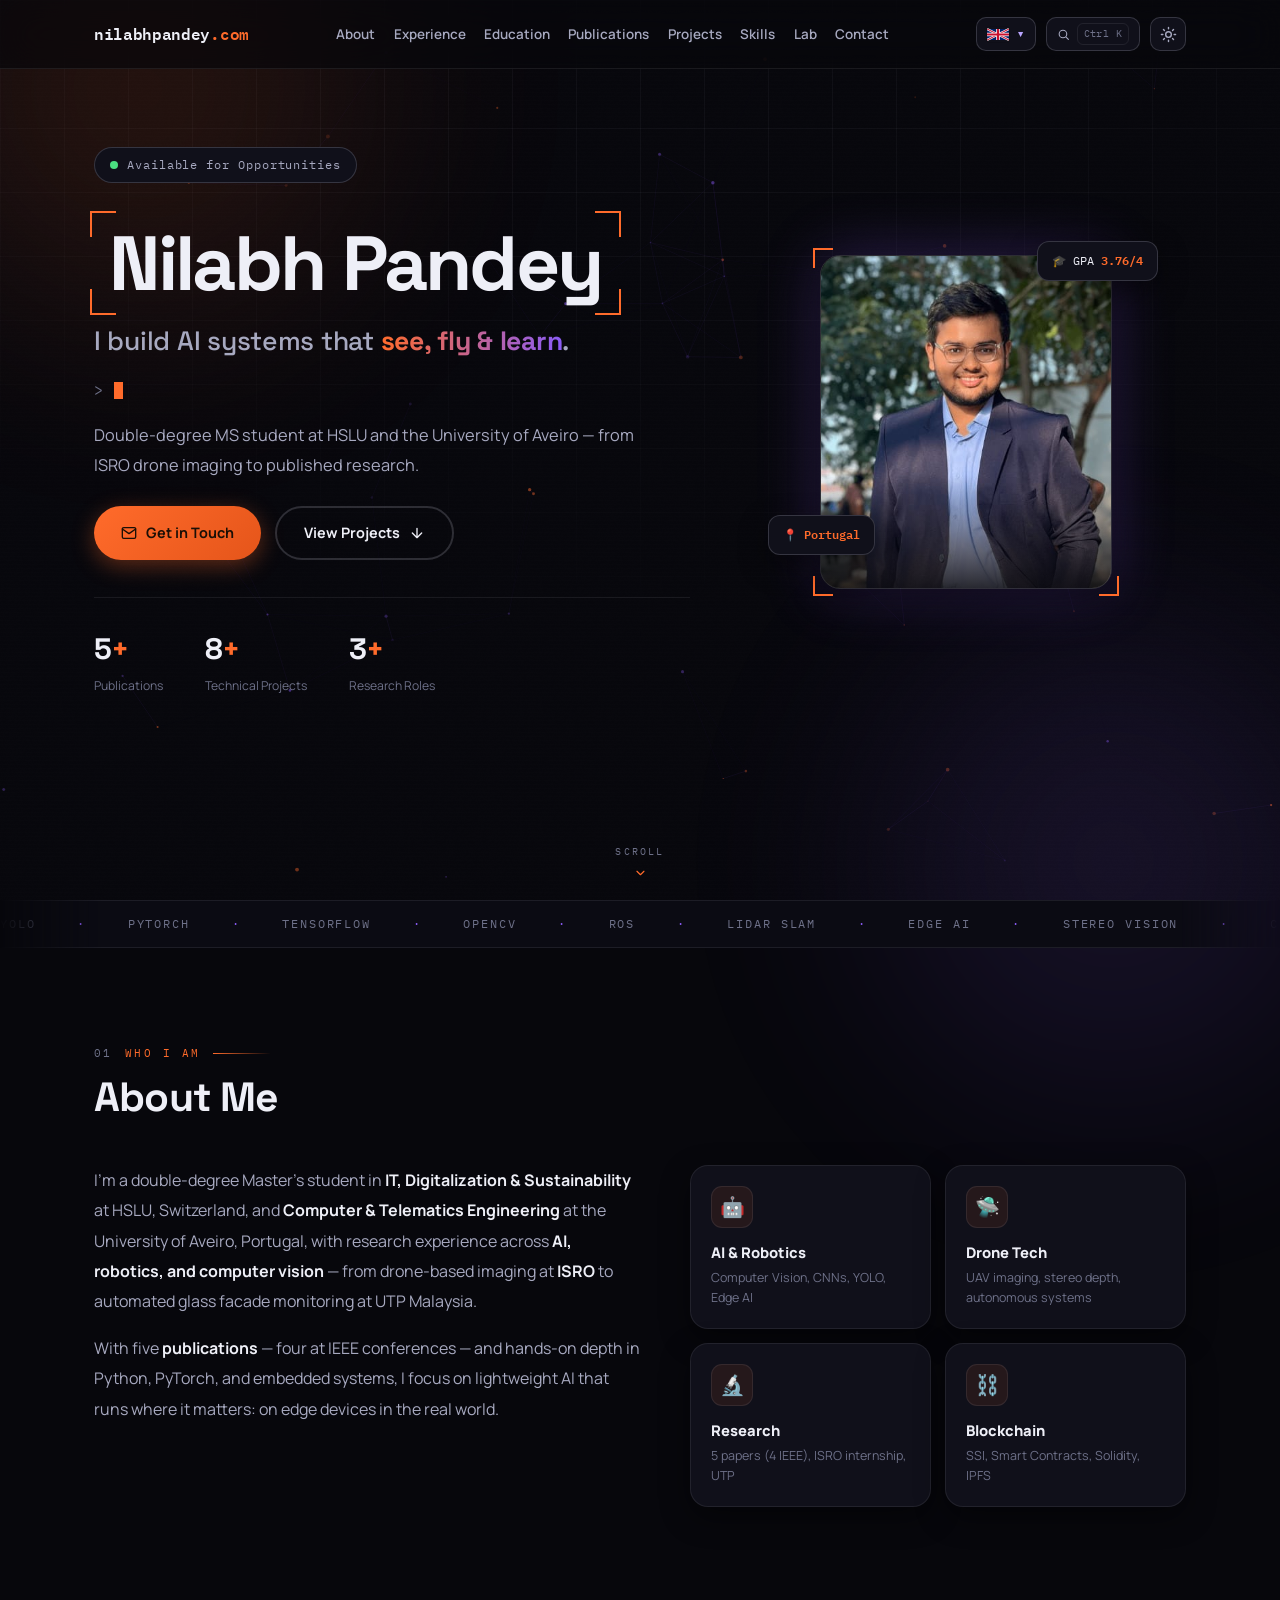
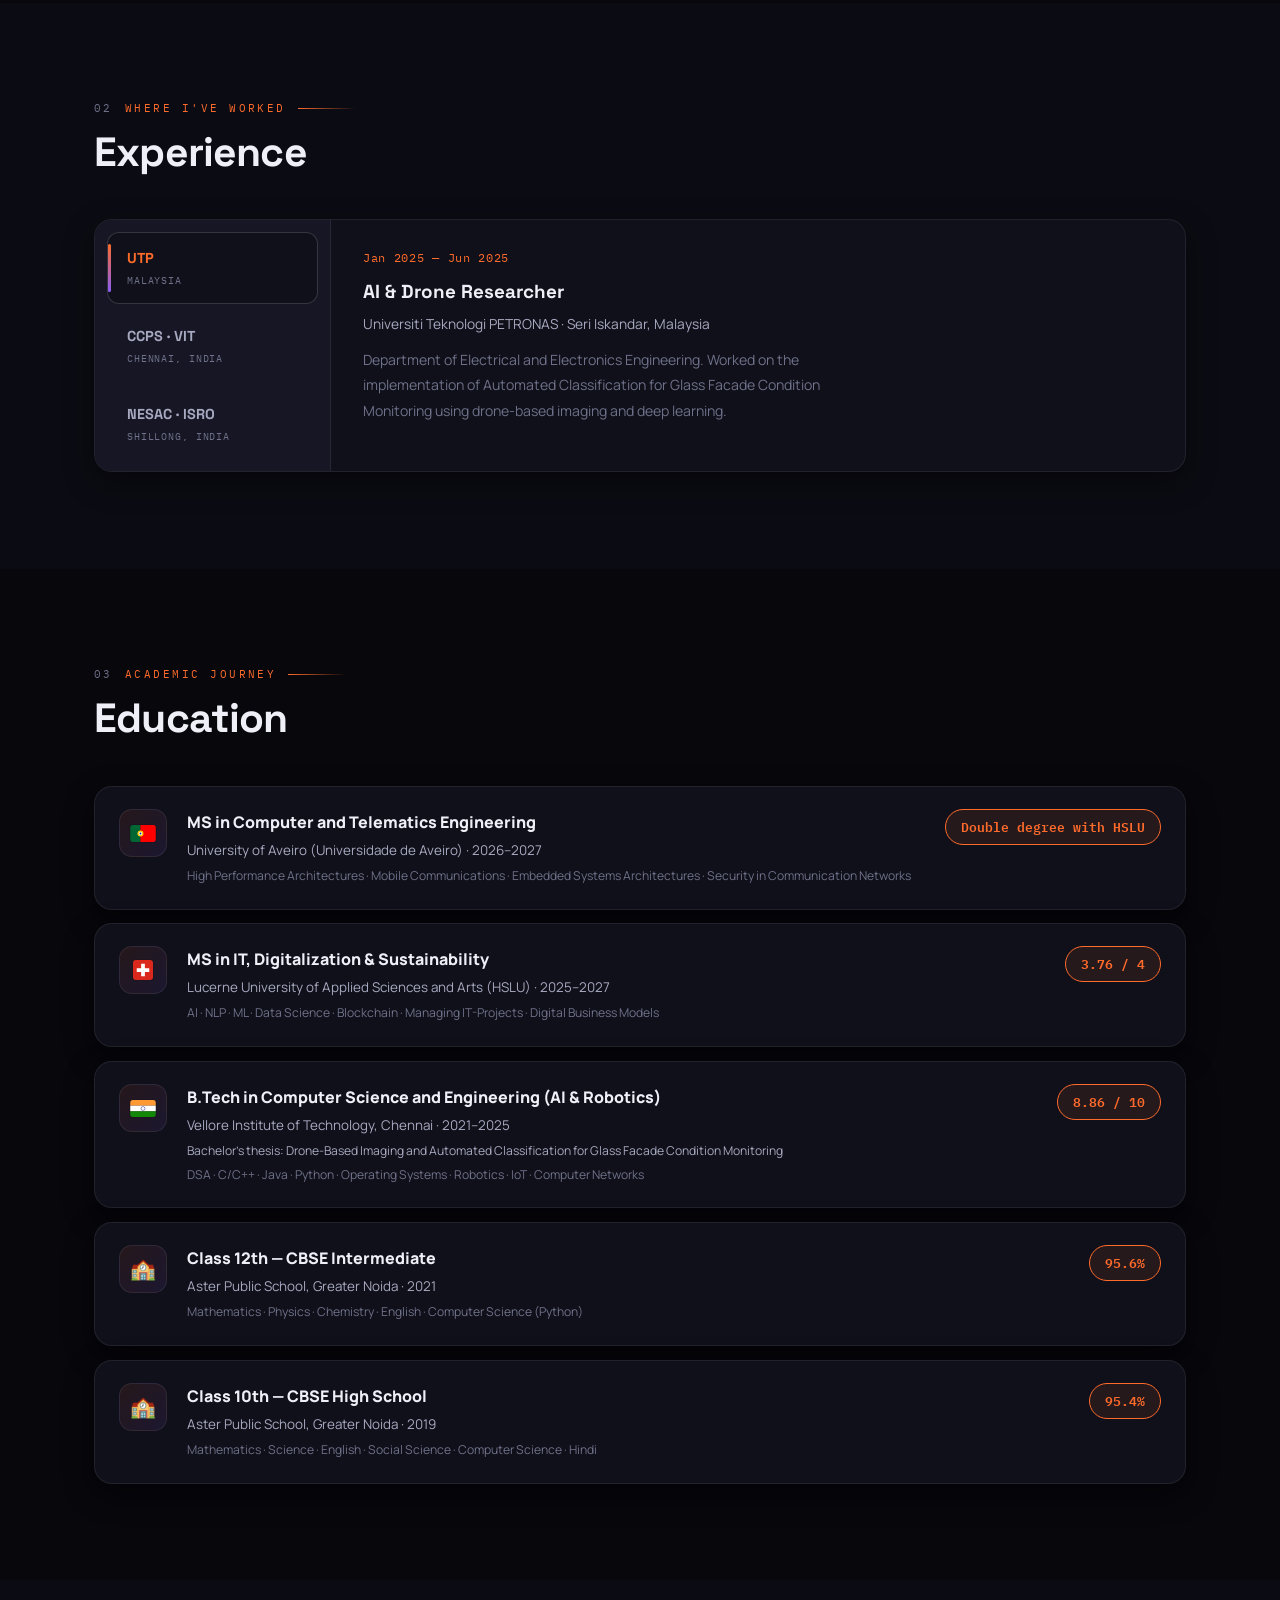
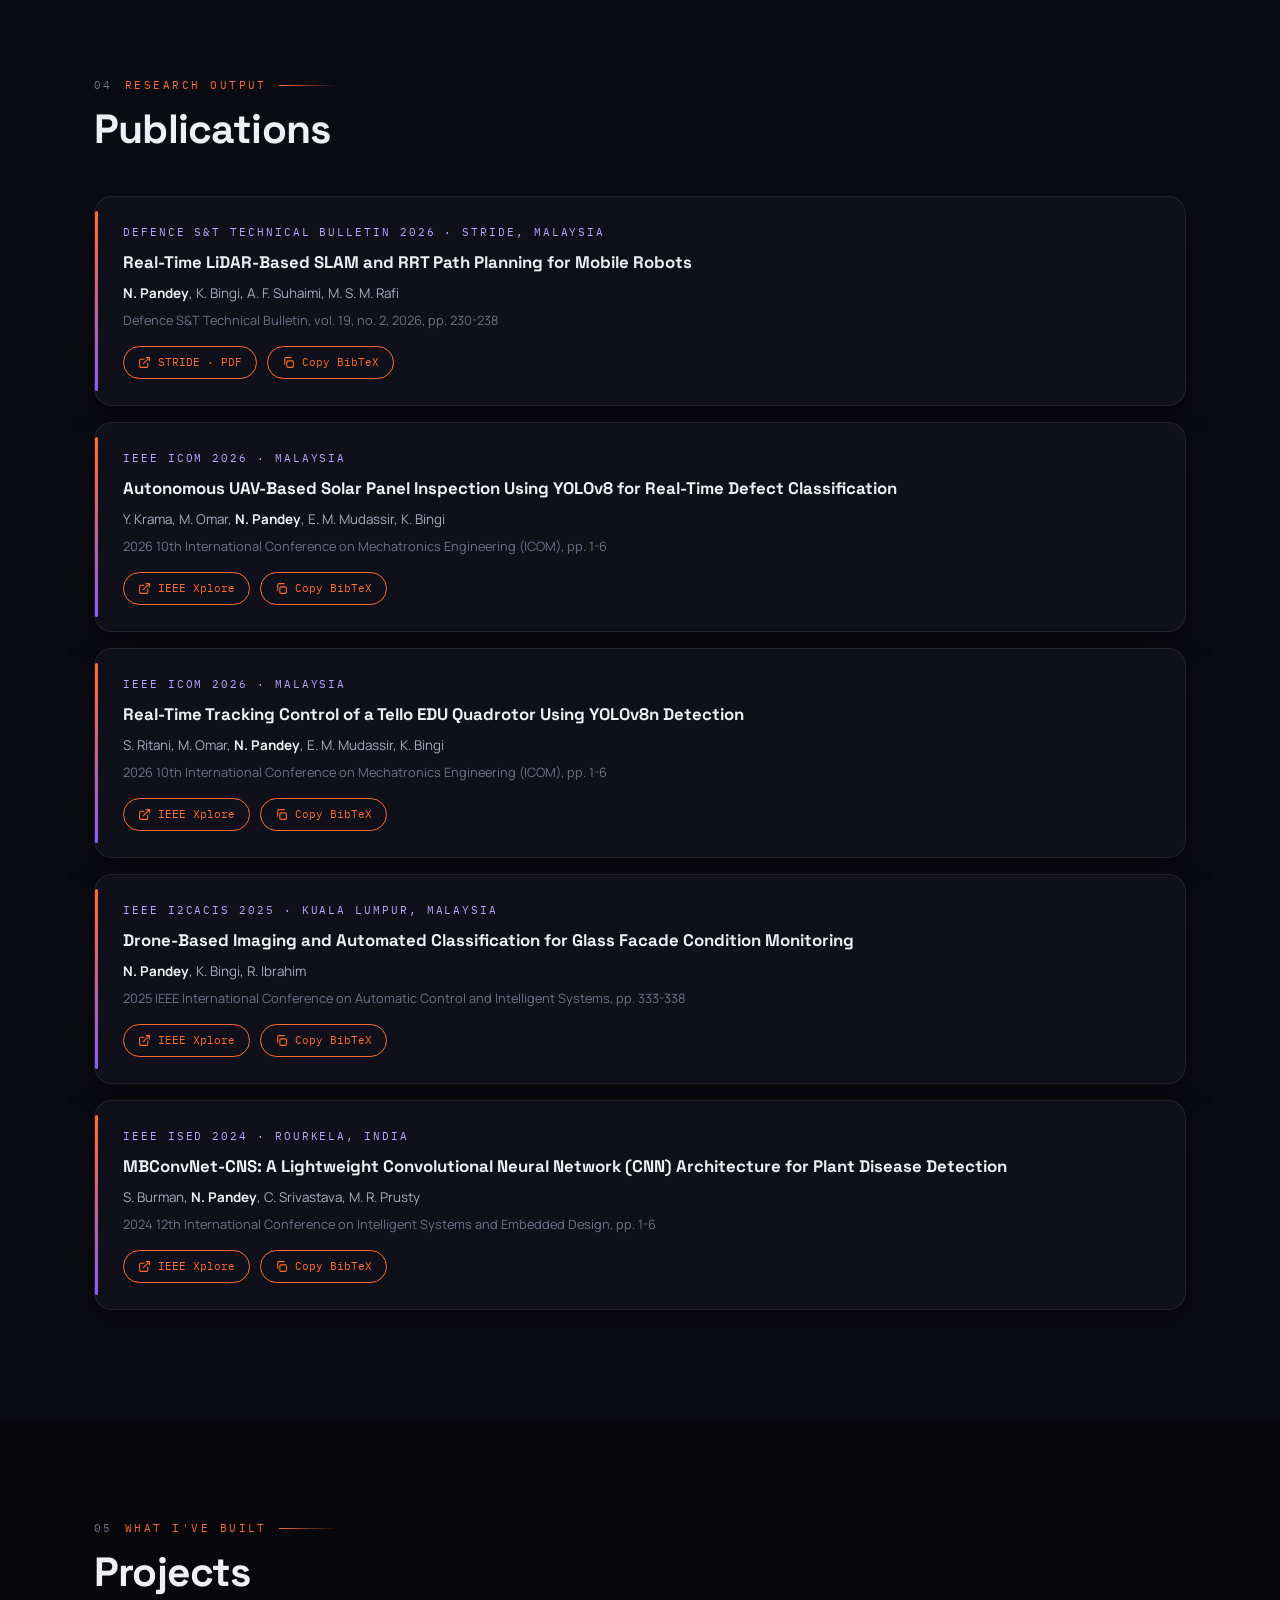
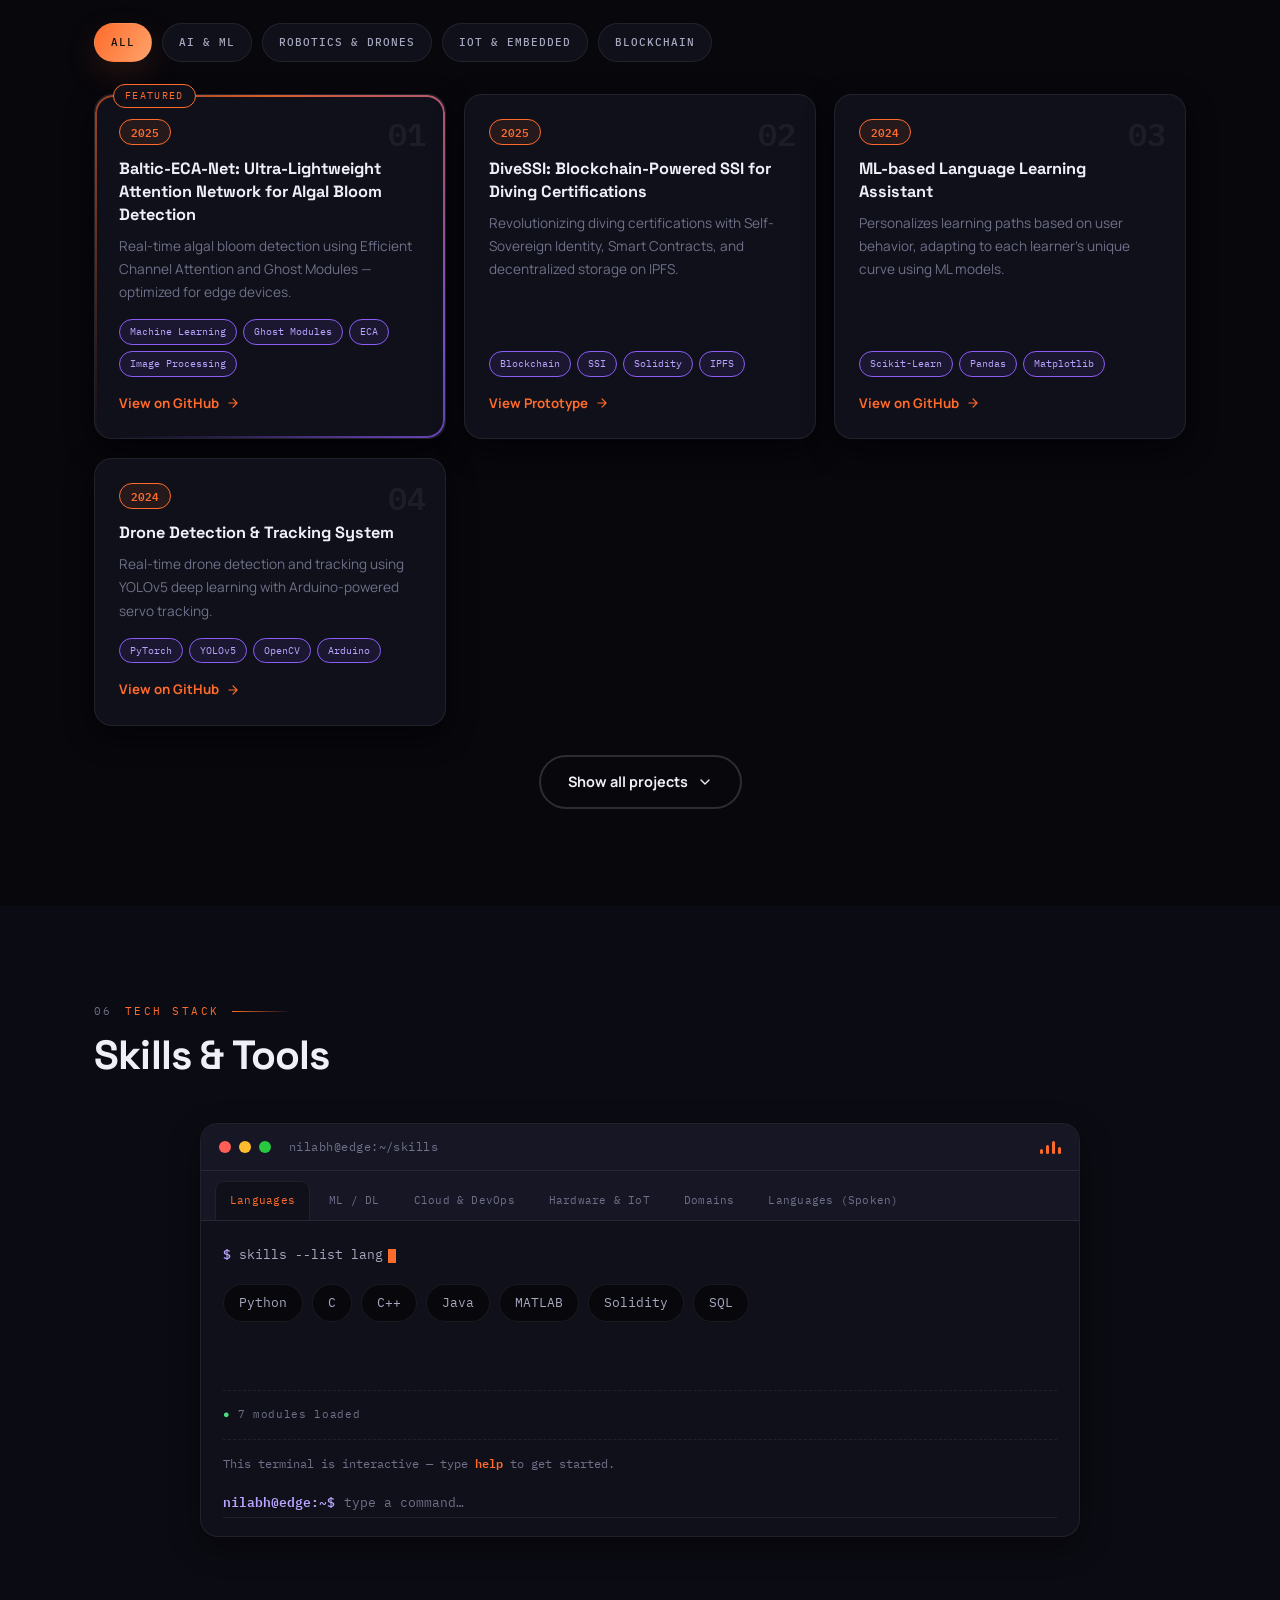
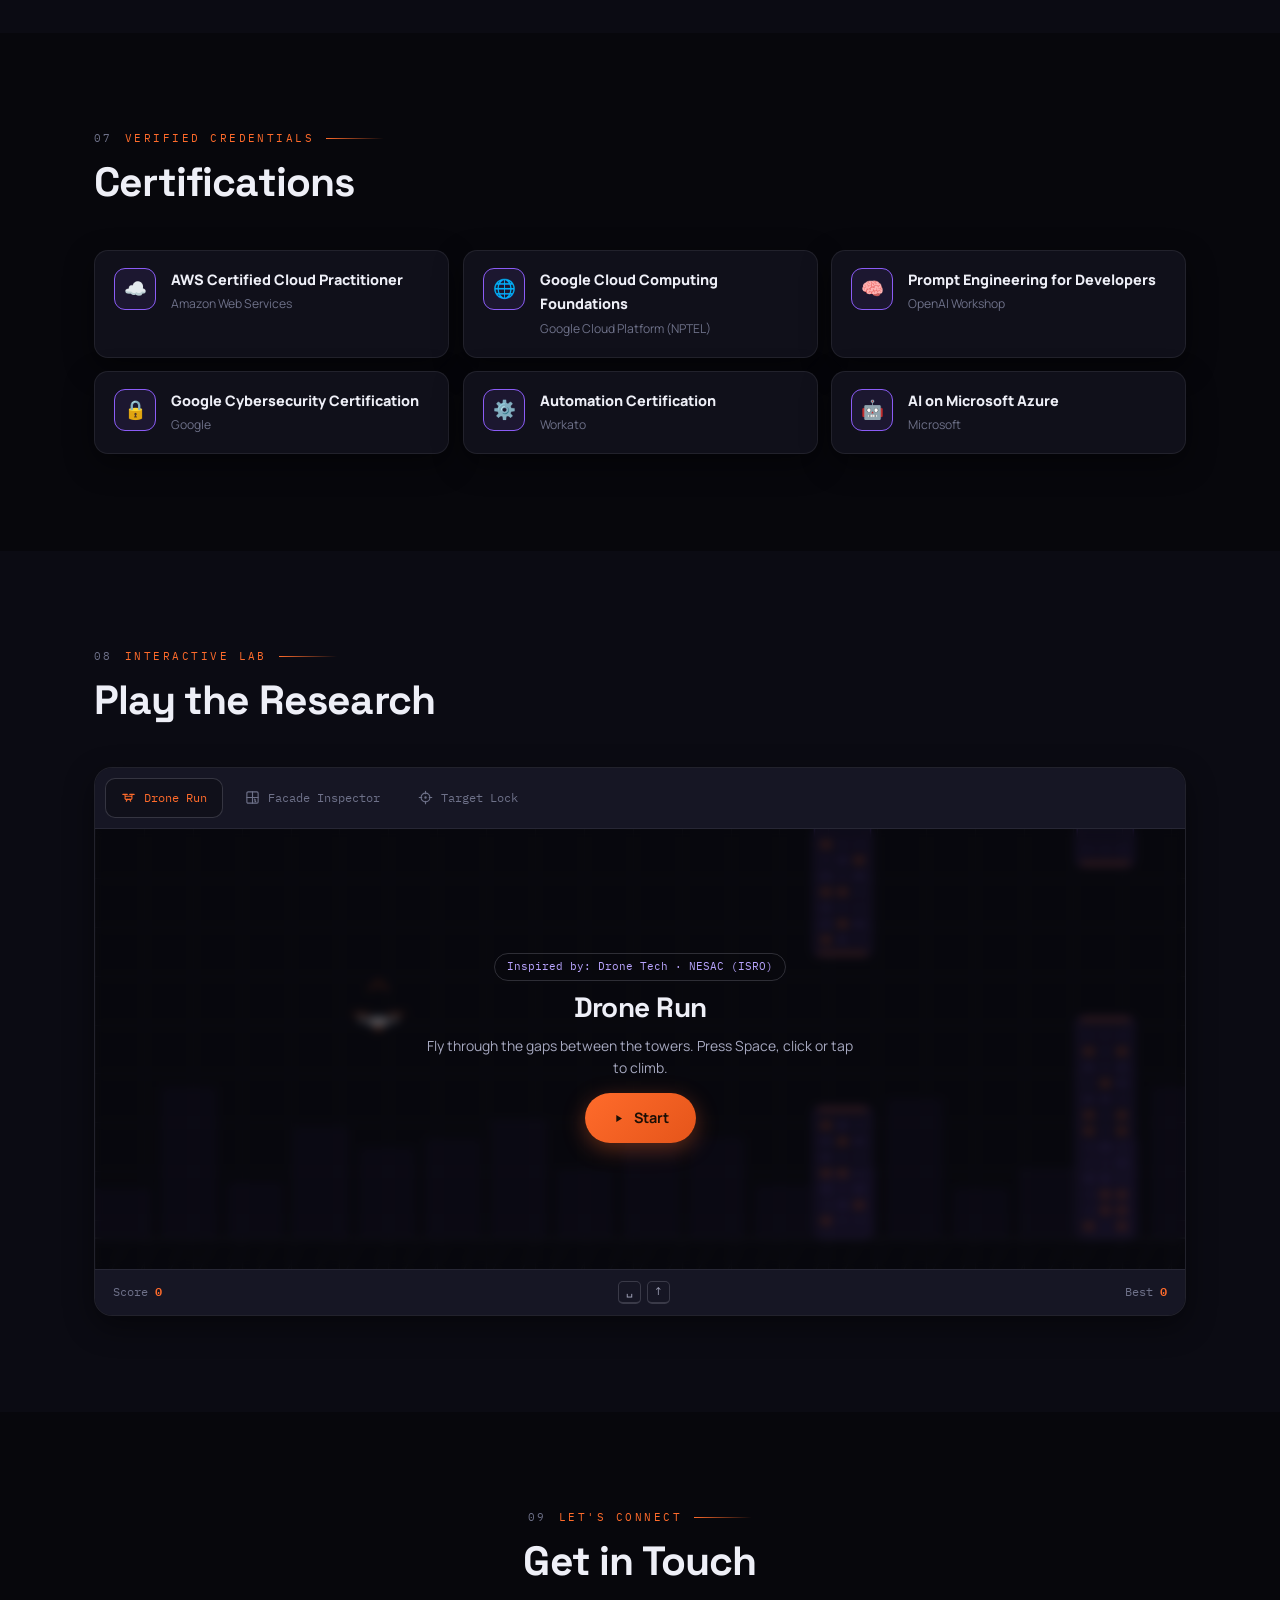
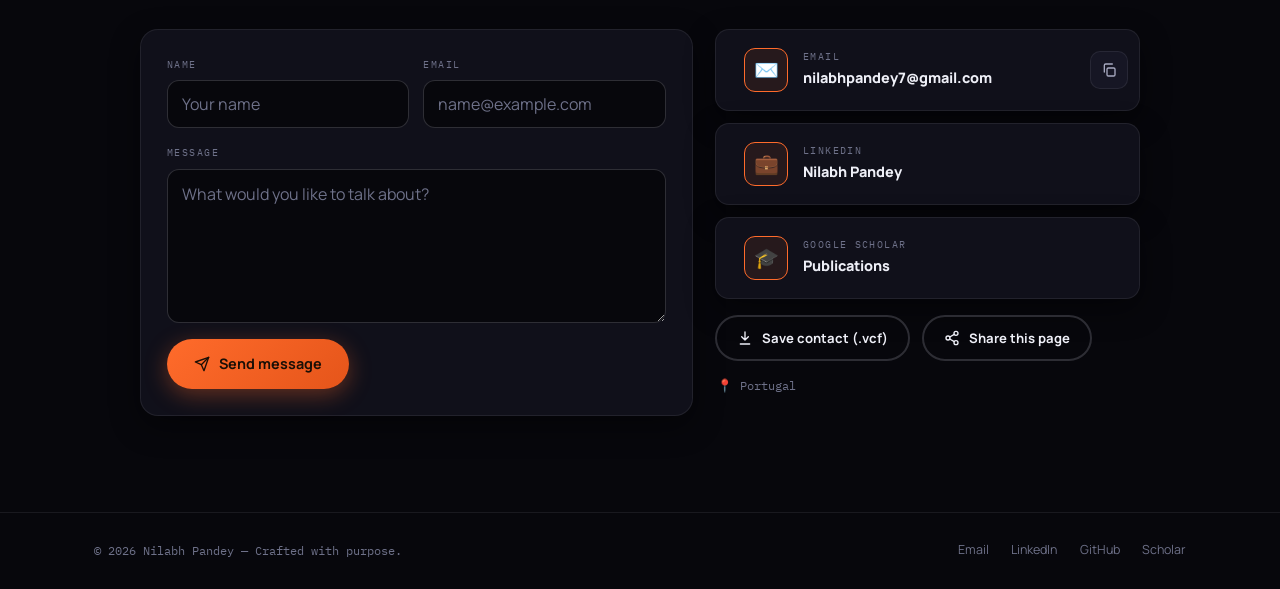
<file: index.html>
<!DOCTYPE html>
<html lang="en" data-theme="dark" data-lang="en">
<head>
    <meta charset="UTF-8">
    <meta name="viewport" content="width=device-width, initial-scale=1.0">
    <title>Nilabh Pandey — AI &amp; Robotics Engineer</title>
    <meta name="description" id="metaDesc" content="Portfolio of Nilabh Pandey — AI & robotics researcher and double-degree MS student (HSLU, Switzerland · University of Aveiro, Portugal). Computer vision, drone imaging, LiDAR SLAM, edge AI and published research.">
    <meta name="theme-color" id="metaTheme" content="#07070C">
    <meta name="author" content="Nilabh Pandey">
    <link rel="canonical" href="https://nilabhpandey.com/">
    <meta property="og:type" content="website">
    <meta property="og:url" content="https://nilabhpandey.com/">
    <meta property="og:title" content="Nilabh Pandey — AI & Robotics Engineer">
    <meta property="og:description" content="AI & robotics researcher and double-degree MS student (HSLU · University of Aveiro). Computer vision, drones, LiDAR SLAM, edge AI, published research.">
    <meta property="og:image" content="https://nilabhpandey.com/Nilabh_Pandey_Image.jpg">
    <meta name="twitter:card" content="summary_large_image">
    <link rel="icon" type="image/svg+xml" href="data:image/svg+xml,%3Csvg xmlns='http://www.w3.org/2000/svg' viewBox='0 0 64 64'%3E%3Crect width='64' height='64' rx='14' fill='%230A0A12'/%3E%3Cpath d='M12 20v-8h8M52 44v8h-8' stroke='%23FF6B2B' stroke-width='4' fill='none' stroke-linecap='round'/%3E%3Ctext x='32' y='43' text-anchor='middle' font-family='Arial,sans-serif' font-weight='800' font-size='32' fill='%23F0F0F5'%3EN%3C/text%3E%3C/svg%3E">
    <link rel="preconnect" href="https://fonts.googleapis.com">
    <link rel="preconnect" href="https://fonts.gstatic.com" crossorigin>
    <link href="https://fonts.googleapis.com/css2?family=IBM+Plex+Mono:wght@400;500;600&family=Manrope:wght@400;500;600;700;800&family=Space+Grotesk:wght@400;500;700&display=swap" rel="stylesheet">
    <script type="application/ld+json">
    {"@context":"https://schema.org","@type":"Person","name":"Nilabh Pandey","url":"https://nilabhpandey.com/","image":"https://nilabhpandey.com/Nilabh_Pandey_Image.jpg","jobTitle":"AI & Robotics Researcher","email":"mailto:nilabhpandey7@gmail.com","address":{"@type":"PostalAddress","addressCountry":"PT"},"affiliation":[{"@type":"CollegeOrUniversity","name":"University of Aveiro"},{"@type":"CollegeOrUniversity","name":"Lucerne University of Applied Sciences and Arts (HSLU)"}],"alumniOf":[{"@type":"CollegeOrUniversity","name":"Vellore Institute of Technology, Chennai"}],"knowsAbout":["Artificial Intelligence","Computer Vision","Object Detection","Robotics","UAV Inspection","Drone-Based Imaging","Edge AI","LiDAR SLAM","Path Planning","Machine Learning"],"knowsLanguage":["en","de","hi"],"sameAs":["https://linkedin.com/in/nilabh-pandey","https://github.com/pronilabh","https://scholar.google.com/citations?user=j2fS77QAAAAJ"]}
    </script>
    <style>
        /* ═══════════ TOKENS ═══════════ */
        :root {
            --accent:#FF6B2B; --accent-2:#FFA36B;
            --accent-soft:rgba(255,107,43,.09); --accent-glow:rgba(255,107,43,.35);
            --live:#4ADE80;
            --font-d:'Space Grotesk',ui-sans-serif,sans-serif;
            --font-b:'Manrope',ui-sans-serif,sans-serif;
            --font-m:'IBM Plex Mono',ui-monospace,monospace;
            --ease:cubic-bezier(.22,.61,.36,1);
            --radius:18px; --radius-s:12px;
        }
        [data-theme="dark"] {
            --bg:#07070C; --bg-2:#0B0B13; --card:#10101A; --card-2:#161624;
            --text:#EEEFF7; --text-2:#A7A9C0; --muted:#6E7189;
            --line:rgba(235,236,255,.08); --line-2:rgba(235,236,255,.17);
            --violet:#8B5CF6; --violet-2:#B9A5FF;
            --violet-soft:rgba(139,92,246,.10); --violet-glow:rgba(139,92,246,.30);
            --nav:rgba(7,7,12,.72); --ov:rgba(7,7,12,.66); --err:#FF6B6B; --ok:#4ADE80;
            --shadow:0 10px 30px rgba(0,0,0,.45);
            --shadow-a:0 12px 34px rgba(255,107,43,.14);
            --shadow-v:0 12px 34px rgba(139,92,246,.14);
        }
        [data-theme="light"] {
            --bg:#F7F7FB; --bg-2:#EFEFF6; --card:#FFFFFF; --card-2:#FAFAFE;
            --text:#15151E; --text-2:#4C4E63; --muted:#878AA3;
            --line:rgba(21,21,40,.10); --line-2:rgba(21,21,40,.22);
            --violet:#7C4DFF; --violet-2:#6236E8;
            --violet-soft:rgba(124,77,255,.09); --violet-glow:rgba(124,77,255,.25);
            --nav:rgba(247,247,251,.78); --ov:rgba(247,247,251,.76); --err:#C62F28; --ok:#15803D;
            --shadow:0 10px 30px rgba(25,25,60,.08);
            --shadow-a:0 12px 34px rgba(255,107,43,.16);
            --shadow-v:0 12px 34px rgba(124,77,255,.14);
        }

        /* ═══════════ BASE ═══════════ */
        *,*::before,*::after { margin:0; padding:0; box-sizing:border-box; }
        html { scroll-behavior:smooth; scroll-padding-top:88px; }
        body {
            font-family:var(--font-b); background:var(--bg); color:var(--text);
            line-height:1.7; overflow-x:hidden; -webkit-font-smoothing:antialiased;
            transition:background .4s var(--ease),color .4s var(--ease);
        }
        ::selection { background:var(--accent); color:#fff; }
        img { max-width:100%; display:block; }
        a { color:inherit; text-decoration:none; }
        button { font:inherit; background:none; border:none; color:inherit; cursor:pointer; }
        :focus-visible { outline:2px solid var(--accent); outline-offset:3px; border-radius:6px; }
        .skip { position:fixed; top:-64px; left:16px; z-index:3000; background:var(--accent); color:#1A0F06; padding:10px 18px; border-radius:10px; font-weight:700; transition:top .3s; }
        .skip:focus { top:12px; }

        /* ═══════════ BACKGROUND LAYERS ═══════════ */
        #stars { position:fixed; inset:0; z-index:0; pointer-events:none; }
        .aurora { position:fixed; width:62vmax; height:62vmax; border-radius:50%; filter:blur(95px); opacity:.16; z-index:0; pointer-events:none; animation:drift 24s ease-in-out infinite alternate; }
        .aurora.a { background:radial-gradient(circle,var(--accent) 0%,transparent 62%); top:-24vmax; left:-20vmax; }
        .aurora.b { background:radial-gradient(circle,var(--violet) 0%,transparent 62%); bottom:-28vmax; right:-18vmax; animation-delay:-12s; }
        [data-theme="light"] .aurora { opacity:.11; }
        @keyframes drift { to { transform:translate(6vmax,4vmax) scale(1.08); } }
        .grid-layer { position:fixed; inset:0; z-index:0; pointer-events:none; opacity:.5;
            background-image:linear-gradient(var(--line) 1px,transparent 1px),linear-gradient(90deg,var(--line) 1px,transparent 1px);
            background-size:64px 64px;
            -webkit-mask-image:radial-gradient(ellipse 95% 75% at 50% 0%,#000 25%,transparent 100%);
            mask-image:radial-gradient(ellipse 95% 75% at 50% 0%,#000 25%,transparent 100%);
        }
        .scanlines { position:fixed; inset:0; pointer-events:none; z-index:1; mix-blend-mode:overlay;
            background:repeating-linear-gradient(0deg,transparent 0 3px,rgba(255,255,255,.014) 3px 4px); }
        [data-theme="light"] .scanlines { display:none; }

        .progress { position:fixed; top:0; left:0; height:2px; width:0; z-index:1600;
            background:linear-gradient(90deg,var(--accent),var(--violet)); box-shadow:0 0 12px var(--accent-glow); }

        /* ═══════════ NAV ═══════════ */
        .nav { position:fixed; top:0; left:0; right:0; z-index:1500; background:var(--nav);
            backdrop-filter:blur(18px) saturate(1.4); -webkit-backdrop-filter:blur(18px) saturate(1.4);
            border-bottom:1px solid var(--line); transition:background .4s,border-color .4s; }
        .nav-inner { max-width:1140px; margin:0 auto; padding:0 24px; height:68px; display:flex; align-items:center; justify-content:space-between; gap:16px; }
        .logo { font-family:var(--font-m); font-weight:600; font-size:1rem; letter-spacing:-.02em; white-space:nowrap; }
        .logo em { font-style:normal; color:var(--accent); }
        .nav-links { display:flex; gap:1.15rem; align-items:center; }
        .nav-links a { font-size:.84rem; font-weight:600; color:var(--text-2); position:relative; transition:color .3s; padding:4px 0; }
        .nav-links a::after { content:''; position:absolute; left:0; bottom:-2px; width:0; height:2px; border-radius:2px;
            background:linear-gradient(90deg,var(--accent),var(--violet)); transition:width .3s var(--ease); }
        .nav-links a:hover,.nav-links a.active { color:var(--text); }
        .nav-links a:hover::after,.nav-links a.active::after { width:100%; }
        .nav-actions { display:flex; align-items:center; gap:.6rem; }

        .lang-switcher { position:relative; }
        .lang-btn { display:flex; align-items:center; gap:7px; height:34px; padding:0 10px;
            background:var(--card); border:1.5px solid var(--line-2); border-radius:10px; transition:border-color .3s,box-shadow .3s,transform .3s; }
        .lang-btn:hover { border-color:var(--violet); box-shadow:0 0 14px var(--violet-glow); transform:translateY(-1px); }
        .flag-icon { width:22px; height:15px; border-radius:2.5px; overflow:hidden; display:block; box-shadow:0 0 0 1px rgba(0,0,0,.12); }
        .lang-btn .arrow { font-size:.55rem; color:var(--violet-2); transition:transform .3s; }
        .lang-btn.open .arrow { transform:rotate(180deg); }
        .lang-dropdown { position:absolute; top:calc(100% + 10px); right:0; display:none; flex-direction:column; gap:3px; padding:6px;
            background:var(--card); border:1.5px solid var(--line-2); border-radius:12px; z-index:1700;
            box-shadow:var(--shadow),0 0 20px var(--violet-glow); animation:ddIn .22s var(--ease); }
        .lang-dropdown.open { display:flex; }
        @keyframes ddIn { from { opacity:0; transform:translateY(-8px); } to { opacity:1; transform:none; } }
        .lang-option { padding:7px; border-radius:8px; display:flex; align-items:center; justify-content:center; min-width:44px; transition:background .25s,transform .25s,box-shadow .25s; }
        .lang-option .flag-icon { width:28px; height:19px; border-radius:3px; }
        .lang-option:hover { background:var(--accent-soft); transform:scale(1.06); }
        .lang-option.active { background:var(--violet-soft); box-shadow:inset 0 0 0 1.5px var(--violet); }

        .theme-btn { width:36px; height:34px; border:1.5px solid var(--line-2); border-radius:10px; background:var(--card);
            display:flex; align-items:center; justify-content:center; transition:border-color .3s,box-shadow .3s,transform .3s; }
        .theme-btn:hover { border-color:var(--accent); box-shadow:0 0 14px var(--accent-glow); transform:translateY(-1px); }
        .theme-btn svg { width:17px; height:17px; stroke:var(--text-2); fill:none; stroke-width:2; stroke-linecap:round; stroke-linejoin:round; display:none; }
        [data-theme="dark"] .theme-btn .ico-sun { display:block; }
        [data-theme="light"] .theme-btn .ico-moon { display:block; }

        .burger { display:none; width:36px; height:34px; border:1.5px solid var(--line-2); border-radius:10px; background:var(--card); flex-direction:column; align-items:center; justify-content:center; gap:4px; }
        .burger span { width:16px; height:2px; background:var(--text); border-radius:2px; transition:transform .3s,opacity .3s; }
        .burger.open span:nth-child(1) { transform:translateY(6px) rotate(45deg); }
        .burger.open span:nth-child(2) { opacity:0; }
        .burger.open span:nth-child(3) { transform:translateY(-6px) rotate(-45deg); }

        .mmenu { position:fixed; inset:0; z-index:1400; background:var(--bg); display:flex; flex-direction:column; align-items:center; justify-content:center; gap:1.4rem; opacity:0; pointer-events:none; transition:opacity .3s; }
        .mmenu.open { opacity:1; pointer-events:auto; }
        .mmenu a { font-family:var(--font-d); font-size:1.45rem; font-weight:700; color:var(--text); opacity:0; transform:translateY(14px); transition:opacity .4s var(--ease),transform .4s var(--ease),color .3s; }
        .mmenu a:hover { color:var(--accent); }
        .mmenu.open a { opacity:1; transform:none; }
        .mmenu.open a:nth-child(2){transition-delay:.05s}.mmenu.open a:nth-child(3){transition-delay:.1s}.mmenu.open a:nth-child(4){transition-delay:.15s}.mmenu.open a:nth-child(5){transition-delay:.2s}.mmenu.open a:nth-child(6){transition-delay:.25s}.mmenu.open a:nth-child(7){transition-delay:.3s}.mmenu.open a:nth-child(8){transition-delay:.35s}.mmenu.open a:nth-child(9){transition-delay:.4s}
        .mclose { position:absolute; top:1.1rem; right:1.4rem; font-size:1.9rem; color:var(--text); line-height:1; }

        /* ═══════════ HERO ═══════════ */
        .hero { min-height:100svh; display:flex; align-items:center; position:relative; z-index:1; padding-top:68px; }
        .hero-inner { max-width:1140px; margin:0 auto; padding:56px 24px 84px; width:100%;
            display:grid; grid-template-columns:1.15fr .85fr; gap:56px; align-items:center; }
        .chip-live { display:inline-flex; align-items:center; gap:9px; padding:7px 15px;
            background:var(--card); border:1px solid var(--line-2); border-radius:999px;
            font-family:var(--font-m); font-size:.72rem; letter-spacing:.08em; color:var(--text-2);
            animation:riseIn .7s var(--ease) both; }
        .chip-live .dot { width:8px; height:8px; border-radius:50%; background:var(--live); animation:pulse 2s infinite; }
        @keyframes pulse { 0%,100% { opacity:1; transform:scale(1); } 50% { opacity:.45; transform:scale(1.45); } }
        @keyframes riseIn { from { opacity:0; transform:translateY(24px); } to { opacity:1; transform:none; } }

        .hero-name { font-family:var(--font-d); font-weight:700; font-size:clamp(2.5rem,7vw,4.8rem);
            line-height:1.03; letter-spacing:-.035em; margin:30px 0 10px; position:relative; display:inline-block;
            padding:.14em .2em; animation:riseIn .7s var(--ease) .08s both; }
        .hero-name .corner { position:absolute; width:.34em; height:.34em; border:2.5px solid var(--accent); opacity:0; animation:cornerIn .45s var(--ease) .9s forwards; }
        .hero-name .corner:nth-child(1) { top:-2px; left:-4px; border-right:0; border-bottom:0; }
        .hero-name .corner:nth-child(2) { top:-2px; right:-4px; border-left:0; border-bottom:0; animation-delay:1s; }
        .hero-name .corner:nth-child(3) { bottom:-2px; left:-4px; border-right:0; border-top:0; animation-delay:1.1s; }
        .hero-name .corner:nth-child(4) { bottom:-2px; right:-4px; border-left:0; border-top:0; animation-delay:1.2s; }
        @keyframes cornerIn { from { opacity:0; transform:scale(.4); } to { opacity:1; transform:none; } }

        .hero-tagline { font-family:var(--font-d); font-weight:500; font-size:clamp(1.22rem,2.6vw,1.66rem);
            letter-spacing:-.01em; color:var(--text-2); line-height:1.4; animation:riseIn .7s var(--ease) .16s both; }
        .grad { background:linear-gradient(92deg,var(--accent),var(--violet),var(--accent)); background-size:200% auto;
            -webkit-background-clip:text; background-clip:text; color:transparent; font-weight:700; animation:gradShift 7s linear infinite; }
        @keyframes gradShift { to { background-position:200% center; } }
        .role-line { font-family:var(--font-m); font-size:.93rem; margin:16px 0 18px; min-height:1.6em; color:var(--accent); animation:riseIn .7s var(--ease) .24s both; }
        .role-line .pr { color:var(--muted); margin-right:8px; }
        .caret { display:inline-block; width:9px; height:1.15em; margin-left:3px; vertical-align:text-bottom; background:var(--accent); animation:blink 1s steps(1) infinite; }
        @keyframes blink { 50% { opacity:0; } }
        .hero-desc { font-size:1.02rem; color:var(--text-2); max-width:540px; line-height:1.85; margin-bottom:26px; animation:riseIn .7s var(--ease) .32s both; }
        .hero-cta { display:flex; gap:14px; flex-wrap:wrap; animation:riseIn .7s var(--ease) .4s both; }
        .btn { display:inline-flex; align-items:center; gap:9px; padding:13px 27px; border-radius:999px;
            font-weight:700; font-size:.9rem; transition:transform .3s var(--ease),box-shadow .3s,border-color .3s,color .3s; will-change:transform; }
        .btn svg { width:16px; height:16px; stroke:currentColor; fill:none; stroke-width:2; stroke-linecap:round; stroke-linejoin:round; }
        .btn-primary { background:linear-gradient(135deg,var(--accent),#E5551A); color:#1A0F06; box-shadow:0 6px 22px var(--accent-glow); }
        .btn-primary:hover { transform:translateY(-2px); box-shadow:0 10px 30px var(--accent-glow); }
        .btn-outline { border:2px solid var(--line-2); color:var(--text); }
        .btn-outline:hover { border-color:var(--violet); color:var(--violet); transform:translateY(-2px); box-shadow:0 6px 22px var(--violet-glow); }

        .stats { display:flex; gap:42px; margin-top:36px; padding-top:26px; border-top:1px solid var(--line); animation:riseIn .7s var(--ease) .48s both; }
        .stat-n { font-family:var(--font-d); font-size:1.85rem; font-weight:700; letter-spacing:-.02em; }
        .stat-n em { font-style:normal; color:var(--accent); }
        .stat-l { font-size:.76rem; color:var(--muted); margin-top:2px; }

        .portrait { position:relative; justify-self:center; animation:riseIn .8s var(--ease) .3s both; }
        .pwrap { position:relative; width:fit-content; margin:0 auto; }
        .pframe { width:min(292px,72vw); aspect-ratio:7/8; border-radius:20px; overflow:hidden; position:relative;
            border:1px solid var(--line-2); box-shadow:var(--shadow),0 0 60px var(--violet-glow); }
        .pframe img { width:100%; height:100%; object-fit:cover; object-position:top; }
        .pframe::before { content:''; position:absolute; inset:0; z-index:1; pointer-events:none;
            background:linear-gradient(to top,var(--bg) 0%,transparent 34%); opacity:.85; }
        .pcorner { position:absolute; width:20px; height:20px; border:2.5px solid var(--accent); z-index:3; opacity:0; animation:cornerIn .45s var(--ease) .8s forwards; }
        .pcorner.tl { top:-7px; left:-7px; border-right:0; border-bottom:0; }
        .pcorner.tr { top:-7px; right:-7px; border-left:0; border-bottom:0; animation-delay:.9s; }
        .pcorner.bl { bottom:-7px; left:-7px; border-right:0; border-top:0; animation-delay:1s; }
        .pcorner.br { bottom:-7px; right:-7px; border-left:0; border-top:0; animation-delay:1.1s; }
        .fchip { position:absolute; z-index:4; display:flex; align-items:center; gap:7px; padding:9px 14px;
            background:var(--card); border:1px solid var(--line-2); border-radius:12px;
            font-family:var(--font-m); font-size:.72rem; white-space:nowrap; box-shadow:var(--shadow);
            backdrop-filter:blur(8px); -webkit-backdrop-filter:blur(8px); }
        .fchip b { color:var(--accent); font-weight:600; }
        .fchip.gpa { top:-14px; right:-46px; animation:floaty 4.5s ease-in-out infinite; }
        .fchip.loc { bottom:34px; left:-52px; animation:floaty 4.5s ease-in-out 1.2s infinite; }
        @keyframes floaty { 0%,100% { transform:translateY(0); } 50% { transform:translateY(-9px); } }

        .scroll-hint { position:absolute; left:50%; bottom:20px; transform:translateX(-50%);
            display:flex; flex-direction:column; align-items:center; gap:5px;
            font-family:var(--font-m); font-size:.62rem; letter-spacing:.22em; text-transform:uppercase; color:var(--muted); }
        .scroll-hint svg { width:14px; height:14px; stroke:var(--accent); fill:none; stroke-width:2; stroke-linecap:round; stroke-linejoin:round; animation:bob 1.8s ease-in-out infinite; }
        @keyframes bob { 0%,100% { transform:translateY(0); opacity:1; } 50% { transform:translateY(6px); opacity:.4; } }

        /* ═══════════ MARQUEE ═══════════ */
        .marquee { position:relative; z-index:1; border-top:1px solid var(--line); border-bottom:1px solid var(--line);
            background:var(--bg-2); overflow:hidden; padding:13px 0;
            -webkit-mask-image:linear-gradient(90deg,transparent,#000 8%,#000 92%,transparent);
            mask-image:linear-gradient(90deg,transparent,#000 8%,#000 92%,transparent); }
        .mq-track { display:flex; width:max-content; animation:mq 30s linear infinite; }
        .marquee:hover .mq-track { animation-play-state:paused; }
        @keyframes mq { to { transform:translateX(-50%); } }
        .mq-set { display:flex; align-items:center; gap:2.6rem; padding-right:2.6rem;
            font-family:var(--font-m); font-size:.74rem; letter-spacing:.16em; text-transform:uppercase; color:var(--muted); white-space:nowrap; }
        .mq-set i { font-style:normal; color:var(--violet); }

        /* ═══════════ SECTION SHELL ═══════════ */
        main { display:block; }
        section { position:relative; z-index:1; padding:96px 0; }
        section.alt { background:var(--bg-2); }
        .container { max-width:1140px; margin:0 auto; padding:0 24px; }
        .head { margin-bottom:44px; }
        .eyebrow { display:flex; align-items:center; gap:12px; margin-bottom:12px;
            font-family:var(--font-m); font-size:.7rem; letter-spacing:.22em; text-transform:uppercase; color:var(--accent); }
        .eyebrow .idx { color:var(--muted); }
        .eyebrow::after { content:''; height:1px; width:58px; background:linear-gradient(90deg,var(--accent),transparent); }
        .title { font-family:var(--font-d); font-weight:700; font-size:clamp(1.9rem,3.6vw,2.55rem); letter-spacing:-.02em; line-height:1.12; }

        /* ═══════════ CARD BASE (spotlight + tilt) ═══════════ */
        .card { background:var(--card); border:1px solid var(--line); border-radius:var(--radius);
            box-shadow:var(--shadow); position:relative; will-change:transform;
            transition:transform .35s var(--ease),border-color .35s,box-shadow .35s,background .35s; }
        .card::before { content:''; position:absolute; inset:0; border-radius:inherit; pointer-events:none; opacity:0; transition:opacity .35s;
            background:radial-gradient(240px circle at var(--mx,50%) var(--my,50%),var(--accent-soft),transparent 65%); }
        .card:hover { border-color:var(--line-2); }
        .card:hover::before { opacity:1; }
        .card.v::before { background:radial-gradient(240px circle at var(--mx,50%) var(--my,50%),var(--violet-soft),transparent 65%); }
        .card.hov-a:hover { border-color:var(--accent); box-shadow:var(--shadow-a); }
        .card.hov-v:hover { border-color:var(--violet); box-shadow:var(--shadow-v); }

        /* ═══════════ ABOUT ═══════════ */
        .about-grid { display:grid; grid-template-columns:1.05fr .95fr; gap:48px; align-items:start; }
        .about-text { font-size:1rem; color:var(--text-2); line-height:1.9; }
        .about-text p + p { margin-top:1em; }
        .about-text strong { color:var(--text); font-weight:700; }
        .hl-grid { display:grid; grid-template-columns:1fr 1fr; gap:14px; }
        .hl-card { padding:20px; }
        .hl-icon { width:42px; height:42px; border-radius:11px; display:grid; place-items:center; font-size:1.25rem;
            background:var(--accent-soft); border:1px solid var(--line); margin-bottom:12px; }
        .hl-title { font-weight:800; font-size:.92rem; margin-bottom:3px; }
        .hl-desc { font-size:.78rem; color:var(--muted); line-height:1.6; }

        /* ═══════════ EXPERIENCE TABS ═══════════ */
        .xp { display:grid; grid-template-columns:236px 1fr; padding:0; overflow:hidden; }
        .xp-tabs { display:flex; flex-direction:column; gap:6px; padding:12px; background:var(--card-2); border-right:1px solid var(--line); }
        .xp-tab { position:relative; text-align:left; display:flex; flex-direction:column; gap:3px; padding:13px 15px 13px 19px;
            border:1px solid transparent; border-radius:12px; cursor:pointer; transition:background .25s,border-color .25s; }
        .xp-tab .xp-co { font-family:var(--font-d); font-weight:700; font-size:.9rem; color:var(--text-2); transition:color .25s; }
        .xp-tab .xp-loc { font-family:var(--font-m); font-size:.6rem; letter-spacing:.09em; text-transform:uppercase; color:var(--muted); }
        .xp-tab:hover .xp-co { color:var(--text); }
        .xp-tab.act { background:var(--card); border-color:var(--line-2); }
        .xp-tab.act::before { content:''; position:absolute; left:0; top:11px; bottom:11px; width:3px; border-radius:3px;
            background:linear-gradient(180deg,var(--accent),var(--violet)); }
        .xp-tab.act .xp-co { color:var(--accent); }
        .xp-panes { padding:28px 32px; min-height:232px; }
        .xp-pane { display:none; }
        .xp-pane.act { display:block; animation:paneIn .35s var(--ease); }
        @keyframes paneIn { from { opacity:0; transform:translateY(10px); } to { opacity:1; transform:none; } }
        .xdate { font-family:var(--font-m); font-size:.72rem; color:var(--accent); letter-spacing:.06em; margin-bottom:8px; }
        .xrole { font-family:var(--font-d); font-weight:700; font-size:1.18rem; margin-bottom:4px; }
        .xorg { font-size:.86rem; color:var(--text-2); margin-bottom:12px; }
        .xdesc { font-size:.88rem; color:var(--muted); line-height:1.8; max-width:58ch; }


        /* ═══════════ EDUCATION ═══════════ */
        .edu-grid { display:grid; gap:14px; }
        .edu-card { padding:22px 24px; display:grid; grid-template-columns:auto 1fr auto; gap:20px; align-items:start; }
        .edu-icon { width:48px; height:48px; border-radius:13px; display:grid; place-items:center; font-size:1.3rem;
            background:linear-gradient(135deg,var(--accent-soft),var(--violet-soft)); border:1px solid var(--line); }
        .edu-deg { font-weight:800; font-size:1rem; margin-bottom:3px; }
        .edu-school { font-size:.84rem; color:var(--text-2); margin-bottom:4px; }
        .edu-course { font-size:.76rem; color:var(--muted); line-height:1.7; }
        .edu-gpa { font-family:var(--font-m); font-size:.82rem; font-weight:600; color:var(--accent);
            background:var(--accent-soft); border:1.5px solid var(--accent); border-radius:999px; padding:6px 15px; white-space:nowrap; }

        /* ═══════════ PUBLICATIONS ═══════════ */
        .pub-card { padding:26px 28px; margin-bottom:16px; }
        .pub-card::after { content:''; position:absolute; top:14px; bottom:14px; left:0; width:3px; border-radius:3px;
            background:linear-gradient(to bottom,var(--accent),var(--violet)); }
        .pub-venue { font-family:var(--font-m); font-size:.67rem; color:var(--violet-2); text-transform:uppercase; letter-spacing:.18em; margin-bottom:9px; }
        .pub-title { font-family:var(--font-d); font-weight:700; font-size:1.05rem; line-height:1.5; margin-bottom:7px; }
        .pub-det { font-size:.8rem; color:var(--muted); }
        .pub-authors { font-size:.84rem; color:var(--text-2); margin-bottom:5px; }
        .pub-authors b { color:var(--text); font-weight:700; }
        .pub-doi { display:inline-flex; align-items:center; gap:7px; margin-top:14px; padding:6px 14px;
            font-family:var(--font-m); font-size:.7rem; color:var(--accent); border:1.5px solid var(--accent); border-radius:999px;
            transition:background .3s,box-shadow .3s,transform .3s; }
        .pub-doi:hover { background:var(--accent-soft); box-shadow:0 0 14px var(--accent-glow); transform:translateY(-1px); }
        .pub-doi svg { width:13px; height:13px; stroke:currentColor; fill:none; stroke-width:2; stroke-linecap:round; stroke-linejoin:round; }

        /* ═══════════ PROJECTS ═══════════ */
        .proj-grid { display:grid; grid-template-columns:repeat(auto-fill,minmax(min(330px,100%),1fr)); gap:18px; }
        .proj-card { padding:24px; display:flex; flex-direction:column; }
        .proj-top { display:flex; align-items:center; justify-content:space-between; margin-bottom:13px; }
        .proj-year { font-family:var(--font-m); font-size:.68rem; font-weight:600; color:var(--accent);
            background:var(--accent-soft); border:1px solid var(--accent); border-radius:999px; padding:3px 11px; }
        .proj-name { font-family:var(--font-d); font-weight:700; font-size:1.02rem; line-height:1.4; margin-bottom:8px; }
        .proj-desc { font-size:.85rem; color:var(--muted); line-height:1.7; margin-bottom:15px; flex:1; }
        .proj-tags { display:flex; flex-wrap:wrap; gap:6px; margin-bottom:15px; }
        .tag { font-family:var(--font-m); font-size:.65rem; color:var(--violet-2);
            background:var(--violet-soft); border:1px solid var(--violet); border-radius:999px; padding:3px 10px; }
        .proj-link { display:inline-flex; align-items:center; gap:7px; font-size:.83rem; font-weight:700; color:var(--accent); transition:gap .3s; width:fit-content; }
        .proj-link:hover { gap:11px; }
        .proj-link svg { width:14px; height:14px; stroke:currentColor; fill:none; stroke-width:2; stroke-linecap:round; stroke-linejoin:round; }


        /* ═══════════ SKILLS TERMINAL ═══════════ */
        .xterm { max-width:880px; margin:0 auto; padding:0; overflow:hidden; font-family:var(--font-m); }
        .xt-bar { display:flex; align-items:center; gap:8px; padding:13px 18px; background:var(--card-2); border-bottom:1px solid var(--line); }
        .xt-dot { width:12px; height:12px; border-radius:50%; }
        .xt-dot.r { background:#FF5F57; } .xt-dot.y { background:#FEBC2E; } .xt-dot.g { background:#28C840; }
        .xt-title { margin-left:10px; font-size:.72rem; color:var(--muted); letter-spacing:.04em; }
        .xt-sig { margin-left:auto; display:flex; gap:3px; align-items:flex-end; height:14px; }
        .xt-sig i { width:3px; background:var(--accent); border-radius:2px; animation:sig 1.1s ease-in-out infinite; }
        .xt-sig i:nth-child(1){height:5px} .xt-sig i:nth-child(2){height:9px;animation-delay:.15s} .xt-sig i:nth-child(3){height:13px;animation-delay:.3s} .xt-sig i:nth-child(4){height:7px;animation-delay:.45s}
        @keyframes sig { 0%,100%{transform:scaleY(.55)} 50%{transform:scaleY(1)} }
        .xt-tabs { display:flex; gap:4px; padding:10px 14px 0; background:var(--card-2); border-bottom:1px solid var(--line); overflow-x:auto; scrollbar-width:none; }
        .xt-tabs::-webkit-scrollbar { display:none; }
        .xt-tab { font-family:var(--font-m); font-size:.7rem; letter-spacing:.02em; color:var(--muted); background:transparent; border:1px solid transparent; border-bottom:none; border-radius:9px 9px 0 0; padding:9px 14px 10px; cursor:pointer; white-space:nowrap; transition:color .25s,background .25s,border-color .25s; }
        .xt-tab:hover { color:var(--text-2); }
        .xt-tab.act { color:var(--accent); background:var(--card); border-color:var(--line); position:relative; }
        .xt-tab.act::after { content:''; position:absolute; left:0; right:0; bottom:-1px; height:2px; background:var(--card); }
        .xt-body { padding:22px 22px 18px; }
        .xt-cmd { font-size:.82rem; color:var(--text-2); margin-bottom:18px; min-height:1.3em; }
        .xt-p { color:var(--violet-2); font-weight:600; }
        .xt-caret { display:inline-block; width:8px; height:1.05em; background:var(--accent); margin-left:5px; vertical-align:text-bottom; animation:blink 1s steps(1) infinite; }
        @keyframes blink { 50% { opacity:0; } }
        .xt-panel { display:none; flex-wrap:wrap; gap:9px; min-height:86px; align-content:flex-start; }
        .xt-panel.act { display:flex; }
        .chip { font-size:.8rem; color:var(--text-2); background:var(--bg); border:1.5px solid var(--line); border-radius:999px; padding:7px 15px; opacity:0; transform:translateY(8px) scale(.94); animation:chipIn .38s var(--ease) forwards; transition:border-color .3s,color .3s,box-shadow .3s,transform .3s; }
        .xt-panel .chip:nth-child(1){animation-delay:.03s}.xt-panel .chip:nth-child(2){animation-delay:.07s}.xt-panel .chip:nth-child(3){animation-delay:.11s}.xt-panel .chip:nth-child(4){animation-delay:.15s}.xt-panel .chip:nth-child(5){animation-delay:.19s}.xt-panel .chip:nth-child(6){animation-delay:.23s}.xt-panel .chip:nth-child(7){animation-delay:.27s}.xt-panel .chip:nth-child(8){animation-delay:.31s}
        @keyframes chipIn { to { opacity:1; transform:none; } }
        .chip:hover { border-color:var(--accent); color:var(--accent); box-shadow:0 0 14px var(--accent-glow); transform:translateY(-2px); }
        .xt-status { margin-top:20px; padding-top:14px; border-top:1px dashed var(--line); font-size:.68rem; color:var(--muted); letter-spacing:.06em; }
        .xt-status .ok { color:var(--live); }

        /* ═══════════ FEATURED PROJECT RING ═══════════ */
        @property --fang { syntax:'<angle>'; inherits:false; initial-value:0deg; }
        .fring { position:absolute; inset:0; border-radius:inherit; padding:1.6px; pointer-events:none;
            background:conic-gradient(from var(--fang,0deg),var(--accent),var(--violet) 32%,transparent 62%,var(--accent));
            -webkit-mask:linear-gradient(#000 0 0) content-box,linear-gradient(#000 0 0); -webkit-mask-composite:xor; mask-composite:exclude;
            animation:fspin 5.5s linear infinite; opacity:.85; }
        @keyframes fspin { to { --fang:360deg; } }
        .feat-badge { position:absolute; top:-11px; left:18px; z-index:2; font-family:var(--font-m); font-size:.6rem; letter-spacing:.14em; color:var(--accent); background:var(--card); border:1px solid var(--accent); border-radius:999px; padding:3px 11px; }

        /* ═══════════ CERTIFICATIONS ═══════════ */
        .certs-grid { display:grid; grid-template-columns:repeat(auto-fill,minmax(min(320px,100%),1fr)); gap:14px; }
        .cert-card { padding:17px 19px; display:flex; gap:15px; align-items:flex-start; border-radius:14px; }
        .cert-badge { width:42px; height:42px; border-radius:11px; display:grid; place-items:center; font-size:1.15rem; flex-shrink:0;
            background:var(--violet-soft); border:1px solid var(--violet); }
        .cert-name { font-weight:800; font-size:.9rem; margin-bottom:2px; }
        .cert-issuer { font-size:.76rem; color:var(--muted); }

        /* ═══════════ CONTACT ═══════════ */
        .contact { text-align:center; }
        .contact .head { display:flex; flex-direction:column; align-items:center; }
        .contact-cards { display:flex; justify-content:center; gap:16px; flex-wrap:wrap; margin-bottom:28px; }
        .contact-card { padding:18px 28px; display:flex; align-items:center; gap:15px; text-align:left; border-radius:14px; }
        .cc-icon { width:44px; height:44px; border-radius:11px; display:grid; place-items:center; font-size:1.25rem;
            background:var(--accent-soft); border:1px solid var(--accent); }
        .cc-label { font-family:var(--font-m); font-size:.62rem; color:var(--muted); text-transform:uppercase; letter-spacing:.14em; }
        .cc-value { font-weight:800; font-size:.9rem; }
        .loc-line { font-family:var(--font-m); font-size:.78rem; color:var(--muted); }

        /* ═══════════ FOOTER / BACK TO TOP ═══════════ */
        footer { position:relative; z-index:1; border-top:1px solid var(--line); padding:26px 0; }
        .footer-inner { max-width:1140px; margin:0 auto; padding:0 24px; display:flex; justify-content:space-between; align-items:center; gap:14px; flex-wrap:wrap; }
        .footer-copy { font-family:var(--font-m); font-size:.72rem; color:var(--muted); }
        .footer-links { display:flex; gap:1.4rem; }
        .footer-links a { font-size:.78rem; color:var(--muted); border-bottom:1px solid transparent; padding-bottom:2px; transition:color .3s,border-color .3s; }
        .footer-links a:hover { color:var(--accent); border-color:var(--accent); }
        .btt { position:fixed; right:22px; bottom:22px; z-index:1300; width:44px; height:44px; border-radius:12px;
            background:var(--card); border:1.5px solid var(--line-2); box-shadow:var(--shadow);
            display:grid; place-items:center; opacity:0; transform:translateY(12px); pointer-events:none;
            transition:opacity .35s,transform .35s var(--ease),border-color .3s,box-shadow .3s; }
        .btt.show { opacity:1; transform:none; pointer-events:auto; }
        .btt svg { width:17px; height:17px; stroke:var(--text-2); fill:none; stroke-width:2; stroke-linecap:round; stroke-linejoin:round; transition:stroke .3s; }
        .btt:hover { border-color:var(--accent); box-shadow:0 0 16px var(--accent-glow); }
        .btt:hover svg { stroke:var(--accent); }

        /* ═══════════ REVEAL ═══════════ */
        .reveal { opacity:0; transform:translateY(26px); filter:blur(6px);
            transition:opacity .7s var(--ease),transform .7s var(--ease),filter .7s var(--ease); }
        .reveal.in { opacity:1; transform:none; filter:none; }
        .card.reveal.in { transition:transform .35s var(--ease),border-color .35s,box-shadow .35s,background .35s; }

        /* ═══════════ RESPONSIVE ═══════════ */
        @media (max-width:980px) {
            .hero-inner { grid-template-columns:1fr; gap:44px; padding-top:44px; }
            .portrait { order:-1; }
            .fchip { display:none; }
            .about-grid { grid-template-columns:1fr; gap:36px; }
            .stats { gap:30px; flex-wrap:wrap; }
        }
        @media (max-width:768px) {
            .nav-links { display:none; }
            .burger { display:flex; }
            section { padding:68px 0; }
            .edu-card { grid-template-columns:1fr; gap:12px; }
            .edu-icon { display:none; }
            .edu-gpa { justify-self:start; }
            .scroll-hint { display:none; }
        }
        @media (max-width:480px) {
            .hl-grid { grid-template-columns:1fr; }
            .contact-cards { flex-direction:column; align-items:stretch; }
            .contact-card { width:100%; }
            .hero-cta .btn { flex:1; justify-content:center; }
            .footer-inner { flex-direction:column; }
        }

        /* ═══════════ REDUCED MOTION ═══════════ */

        /* ═══════════ POLISH: ANCHORS + SELECTION + GRAIN ═══════════ */
        section[id] { scroll-margin-top:88px; }
        ::selection { background:rgba(255,107,43,.35); color:var(--text); }
        .grain { position:fixed; inset:0; z-index:1; pointer-events:none; opacity:.03; mix-blend-mode:overlay;
            background-image:url("data:image/svg+xml,%3Csvg xmlns='http://www.w3.org/2000/svg' width='120' height='120'%3E%3Cfilter id='n'%3E%3CfeTurbulence type='fractalNoise' baseFrequency='0.9' numOctaves='2'/%3E%3C/filter%3E%3Crect width='120' height='120' filter='url(%23n)' opacity='0.55'/%3E%3C/svg%3E"); }
        [data-theme="light"] .grain { opacity:.045; mix-blend-mode:multiply; }

        /* ═══════════ BOOT SEQUENCE ═══════════ */
        #boot { position:fixed; inset:0; z-index:400; background:var(--bg); display:grid; place-items:center;
            transition:opacity .45s ease, visibility .45s; }
        #boot.done { opacity:0; visibility:hidden; }
        .boot-in { display:flex; flex-direction:column; align-items:center; gap:16px; font-family:var(--font-m); }
        .boot-brand { font-size:.95rem; letter-spacing:.3em; color:var(--text); }
        .boot-brand b { color:var(--accent); font-weight:600; }
        .boot-line { width:212px; height:2px; background:var(--line); border-radius:2px; overflow:hidden; }
        .boot-line i { display:block; height:100%; width:0; background:linear-gradient(90deg,var(--accent),var(--violet)); animation:bootFill 1.2s var(--ease) forwards; }
        @keyframes bootFill { to { width:100%; } }
        .boot-status { font-size:.66rem; letter-spacing:.24em; color:var(--muted); }

        /* ═══════════ PROJECT FILTER ═══════════ */
        .filterbar { display:flex; flex-wrap:wrap; gap:10px; margin:-16px 0 32px; position:relative; z-index:2; }
        .fbtn { font-family:var(--font-m); font-size:.7rem; font-weight:500; letter-spacing:.09em; text-transform:uppercase;
            color:var(--text-2); background:var(--card); border:1px solid var(--line); border-radius:999px; padding:9px 16px;
            cursor:pointer; transition:color .25s, border-color .25s, background .25s, transform .25s, box-shadow .25s; }
        .fbtn:hover { color:var(--text); border-color:var(--line-2); transform:translateY(-1px); }
        .fbtn.active { color:#1A0F06; background:linear-gradient(120deg,var(--accent),var(--accent-2)); border-color:transparent; box-shadow:var(--shadow-a); }
        .proj-card.gone { display:none !important; }
        @keyframes popIn { from { opacity:0; transform:translateY(12px) scale(.97); } to { opacity:1; transform:none; } }
        .proj-card.pop { animation:popIn .4s var(--ease); }

        /* ═══════════ GHOST INDEX ON PROJECT CARDS ═══════════ */
        .proj-grid { counter-reset:proj; }
        .proj-card { counter-increment:proj; }
        .proj-card::after { content:counter(proj,decimal-leading-zero); position:absolute; top:12px; right:18px;
            font-family:var(--font-m); font-size:2rem; font-weight:600; letter-spacing:.02em;
            color:var(--text); opacity:.06; pointer-events:none; }
        [data-theme="light"] .proj-card::after { opacity:.08; }


        /* ═══════════ COPY EMAIL + TOAST ═══════════ */
        .ccwrap { position:relative; display:flex; }
        .ccwrap .contact-card { flex:1; padding-right:60px; }
        .copy-btn { position:absolute; top:50%; right:12px; transform:translateY(-50%); width:38px; height:38px;
            display:grid; place-items:center; border-radius:10px; border:1px solid var(--line); background:var(--card-2);
            color:var(--text-2); cursor:pointer; transition:color .25s, border-color .25s, transform .2s; z-index:2; }
        .copy-btn:hover { color:var(--accent); border-color:var(--line-2); }
        .copy-btn:active { transform:translateY(-50%) scale(.92); }
        .copy-btn svg { width:16px; height:16px; fill:none; stroke:currentColor; stroke-width:2; stroke-linecap:round; stroke-linejoin:round; }
        .toast { position:fixed; left:50%; bottom:30px; transform:translate(-50%,16px); background:var(--card);
            border:1px solid var(--line-2); color:var(--text); padding:11px 22px; border-radius:12px; font-size:.9rem;
            font-weight:600; box-shadow:var(--shadow); opacity:0; pointer-events:none; transition:opacity .3s, transform .3s; z-index:250; }
        .toast.show { opacity:1; transform:translate(-50%,0); }

        /* ═══════════ SHOW MORE PROJECTS ═══════════ */
        .proj-morewrap { display:flex; justify-content:center; margin-top:30px; }
        #projMore svg { transition:transform .3s var(--ease); }
        #projMore.open svg { transform:rotate(180deg); }

        /* ═══════════ COMMAND PALETTE ═══════════ */
        .cmdk-btn { display:flex; align-items:center; gap:7px; height:34px; padding:0 10px; background:var(--card);
            border:1.5px solid var(--line-2); border-radius:10px; color:var(--text-2); cursor:pointer;
            transition:border-color .3s, box-shadow .3s, transform .3s, color .3s; }
        .cmdk-btn:hover { border-color:var(--violet); color:var(--text); box-shadow:0 0 14px var(--violet-glow); transform:translateY(-1px); }
        .cmdk-btn svg { width:13px; height:13px; stroke:currentColor; fill:none; stroke-width:2; stroke-linecap:round; }
        .cmdk-btn .kchip { font-family:var(--font-m); font-size:.6rem; letter-spacing:.05em; color:var(--muted);
            border:1px solid var(--line); border-radius:6px; padding:2px 6px; }
        #cmdk { position:fixed; inset:0; z-index:2000; background:rgba(5,5,10,.55);
            backdrop-filter:blur(7px); -webkit-backdrop-filter:blur(7px);
            display:grid; place-items:start center; padding:15vh 16px 16px;
            opacity:0; visibility:hidden; transition:opacity .25s, visibility .25s; }
        [data-theme="light"] #cmdk { background:rgba(20,20,35,.35); }
        #cmdk.open { opacity:1; visibility:visible; }
        .cmdk-panel { width:min(560px,100%); max-height:60vh; display:flex; flex-direction:column;
            background:var(--card); border:1px solid var(--line-2); border-radius:16px; overflow:hidden;
            box-shadow:var(--shadow), 0 0 40px var(--violet-glow);
            transform:translateY(-8px) scale(.98); transition:transform .25s var(--ease); }
        #cmdk.open .cmdk-panel { transform:none; }
        .cmdk-inrow { display:flex; align-items:center; gap:11px; padding:15px 16px; border-bottom:1px solid var(--line); }
        .cmdk-inrow > svg { width:16px; height:16px; stroke:var(--muted); fill:none; stroke-width:2; stroke-linecap:round; flex:none; }
        #cmdkInput { flex:1; min-width:0; background:none; border:0; outline:0; color:var(--text); font-family:var(--font-b); font-size:1rem; }
        #cmdkInput::placeholder { color:var(--muted); }
        .cmdk-x { font-family:var(--font-m); font-size:.6rem; letter-spacing:.06em; color:var(--muted);
            border:1px solid var(--line); border-radius:6px; padding:3px 7px; cursor:pointer; transition:color .25s, border-color .25s; }
        .cmdk-x:hover { color:var(--text); border-color:var(--line-2); }
        .cmdk-list { overflow-y:auto; padding:8px; flex:1; overscroll-behavior:contain; }
        .cmdk-g { font-family:var(--font-m); font-size:.58rem; letter-spacing:.2em; text-transform:uppercase; color:var(--muted); padding:11px 12px 5px; }
        .cmdk-item { display:flex; align-items:center; gap:12px; padding:10px 12px; border-radius:10px; cursor:pointer;
            color:var(--text-2); font-size:.88rem; font-weight:600; }
        .cmdk-item svg { width:15px; height:15px; stroke:currentColor; fill:none; stroke-width:2; stroke-linecap:round; stroke-linejoin:round; flex:none; }
        .cmdk-item .flag-icon { width:20px; height:13px; flex:none; }
        .cmdk-item.sel { background:var(--accent-soft); color:var(--text); }
        .cmdk-item.sel svg { stroke:var(--accent); }
        .cmdk-empty { display:none; padding:26px; text-align:center; color:var(--muted); font-size:.88rem; }
        .cmdk-foot { padding:10px 16px; border-top:1px solid var(--line); font-family:var(--font-m); font-size:.6rem; letter-spacing:.06em; color:var(--muted); }
        .pub-bib { margin-left:10px; cursor:pointer; }
        @media (max-width:480px) { .pub-bib { margin-left:0; } .pub-card .pub-doi:first-of-type { margin-right:10px; } }

        /* ═══════════ INTERACTIVE LAB (MINI-GAMES) ═══════════ */
        .arcade { padding:0; overflow:hidden; }
        .arcade::before,.xterm::before { display:none; }
        .ar-tabs { display:flex; gap:6px; padding:10px; background:var(--card-2); border-bottom:1px solid var(--line);
            overflow-x:auto; scrollbar-width:none; }
        .ar-tabs::-webkit-scrollbar { display:none; }
        .ar-tab { display:flex; align-items:center; gap:8px; flex:0 0 auto; padding:9px 15px; border:1px solid transparent; border-radius:10px;
            font-family:var(--font-m); font-size:.72rem; color:var(--muted); white-space:nowrap; cursor:pointer;
            transition:color .25s,background .25s,border-color .25s; }
        .ar-tab svg { width:15px; height:15px; stroke:currentColor; fill:none; stroke-width:1.8; stroke-linecap:round; stroke-linejoin:round; }
        .ar-tab:hover { color:var(--text-2); }
        .ar-tab.act { color:var(--accent); background:var(--card); border-color:var(--line-2); }
        .ar-stage { position:relative; width:100%; aspect-ratio:16/9; max-height:440px; background:var(--bg-2); outline:none;
            touch-action:manipulation; -webkit-user-select:none; user-select:none; -webkit-tap-highlight-color:transparent; }
        .ar-stage.playing { touch-action:none; }
        .ar-stage[data-g="facade"].playing { cursor:pointer; }
        .ar-stage[data-g="track"].playing { cursor:crosshair; }
        .ar-stage:focus-visible { box-shadow:inset 0 0 0 2px var(--accent); }
        .ar-stage canvas { position:absolute; inset:0; width:100%; height:100%; display:block; }
        .ar-ov { position:absolute; inset:0; z-index:2; display:grid; place-items:center; padding:20px; text-align:center;
            background:var(--ov); -webkit-backdrop-filter:blur(5px); backdrop-filter:blur(5px);
            transition:opacity .3s var(--ease),visibility .3s; }
        .ar-ov.hide { opacity:0; visibility:hidden; }
        .ar-box { max-width:440px; display:flex; flex-direction:column; align-items:center; gap:10px; }
        .ar-box [hidden] { display:none !important; }
        .ar-tag { font-family:var(--font-m); font-size:.66rem; color:var(--violet-2); border:1px solid var(--line-2); border-radius:999px; padding:4px 12px; }
        .ar-title { font-family:var(--font-d); font-weight:700; font-size:clamp(1.25rem,3vw,1.75rem); letter-spacing:-.02em; line-height:1.2; }
        .ar-desc { font-size:.87rem; color:var(--text-2); line-height:1.6; }
        .ar-big { font-family:var(--font-d); font-weight:700; font-size:clamp(2.3rem,6vw,3.1rem); line-height:1; color:var(--accent); letter-spacing:-.02em; font-variant-numeric:tabular-nums; }
        .ar-stats { display:flex; flex-wrap:wrap; justify-content:center; gap:6px 16px; font-family:var(--font-m); font-size:.72rem; color:var(--muted); }
        .ar-stats b { color:var(--text); font-weight:600; margin-left:6px; }
        .ar-new { font-family:var(--font-m); font-size:.72rem; color:var(--live); }
        .ar-bestline { font-family:var(--font-m); font-size:.68rem; color:var(--muted); }
        .ar-box .btn { margin-top:4px; }
        #arBtn svg { fill:currentColor; stroke:none; width:13px; height:13px; }
        .ar-hud { display:flex; align-items:center; justify-content:space-between; gap:14px; padding:11px 18px;
            background:var(--card-2); border-top:1px solid var(--line); font-family:var(--font-m); font-size:.72rem; color:var(--muted); }
        .ar-hud b { color:var(--accent); font-weight:600; margin-left:7px; font-variant-numeric:tabular-nums; }
        .ar-keys { display:flex; gap:6px; align-items:center; }
        .ar-keys kbd { font-family:var(--font-m); font-size:.66rem; color:var(--text-2); border:1px solid var(--line-2); border-bottom-width:2px; border-radius:5px; padding:1px 7px; }

        /* ═══════════ INTERACTIVE SHELL ═══════════ */
        .xt-shell { margin-top:16px; padding-top:14px; border-top:1px dashed var(--line); }
        .xt-log { max-height:220px; overflow-y:auto; display:flex; flex-direction:column; gap:3px; font-size:.78rem; color:var(--text-2);
            overscroll-behavior:contain; scrollbar-width:thin; }
        .xt-log:empty { display:none; }
        .xt-line { white-space:pre-wrap; word-break:break-word; line-height:1.55; }
        .xt-line b { color:var(--accent); font-weight:600; }
        .xt-echo { color:var(--text); }
        .xt-echo::before { content:'$ '; color:var(--violet-2); }
        .xt-dim { color:var(--muted); }
        .xt-hl { color:var(--accent); font-weight:600; }
        .xt-err { color:var(--err); }
        .xt-kv { display:grid; grid-template-columns:19ch minmax(0,1fr); gap:14px; }
        .xt-kv > span:first-child { color:var(--violet-2); }
        .xt-in { display:flex; align-items:center; gap:9px; margin-top:10px; padding:8px 0 4px; border-bottom:1px solid var(--line); cursor:text; transition:border-color .25s; }
        .xt-in:focus-within { border-color:var(--accent); }
        .xt-in .xt-p { white-space:nowrap; font-size:.8rem; }
        .xt-in input { flex:1; min-width:0; background:none; border:0; outline:0; color:var(--text); font-family:var(--font-m); font-size:.82rem; caret-color:var(--accent); }
        .xt-in input::placeholder { color:var(--muted); }

        /* ═══════════ CONTACT ACTIONS ═══════════ */
        .contact-actions { display:flex; justify-content:center; flex-wrap:wrap; gap:12px; margin:-6px 0 26px; }
        .btn-sm { padding:10px 20px; font-size:.82rem; }

        /* ═══════════ CONTACT FORM + LAYOUT ═══════════ */
        .contact-grid { display:grid; grid-template-columns:minmax(0,1.3fr) minmax(0,1fr); gap:22px; align-items:start;
            max-width:1000px; margin:0 auto; text-align:left; }
        .cform { padding:26px; display:flex; flex-direction:column; gap:16px; }
        .cform::before { display:none; }
        .cf-row { display:grid; grid-template-columns:1fr 1fr; gap:14px; }
        .cf-field { display:flex; flex-direction:column; gap:7px; }
        .cf-label { font-family:var(--font-m); font-size:.64rem; letter-spacing:.14em; text-transform:uppercase; color:var(--muted); }
        .cf-field input,.cf-field textarea { width:100%; font-family:var(--font-b); font-size:1rem; color:var(--text);
            background:var(--bg); border:1.5px solid var(--line-2); border-radius:12px; padding:12px 14px;
            transition:border-color .25s,box-shadow .25s; }
        .cf-field textarea { resize:vertical; min-height:136px; line-height:1.6; }
        .cf-field input::placeholder,.cf-field textarea::placeholder { color:var(--muted); }
        .cf-field input:focus,.cf-field textarea:focus { outline:none; border-color:var(--accent); box-shadow:0 0 0 3px var(--accent-soft); }
        .cf-field input:user-invalid,.cf-field textarea:user-invalid { border-color:var(--err); }
        .cf-hp { display:none !important; }
        .cf-foot { display:flex; align-items:center; gap:14px; flex-wrap:wrap; }
        #cfBtn[disabled] { opacity:.65; cursor:progress; transform:none; }
        .cf-status { flex:1 1 220px; font-size:.86rem; line-height:1.5; color:var(--text-2); }
        .cf-status:empty { display:none; }
        .cf-status.ok { color:var(--ok); }
        .cf-status.err { color:var(--err); }
        .cf-status a { color:var(--accent); text-decoration:underline; text-underline-offset:2px; word-break:break-all; }
        .contact-side { display:flex; flex-direction:column; gap:14px; }
        .contact-side .contact-cards { flex-direction:column; align-items:stretch; gap:12px; margin:0; }
        .contact-side .contact-card { width:100%; }
        .contact-side .contact-actions { justify-content:flex-start; margin:2px 0 0; }
        .contact-side .loc-line { padding-left:2px; }
        @media (max-width:900px) {
            .contact-grid { grid-template-columns:1fr; max-width:620px; }
            .contact-side { order:-1; }
        }
        @media (max-width:480px) {
            .cf-row { grid-template-columns:1fr; }
            .cform { padding:20px 18px; }
        }

        /* ═══════════ EDUCATION FLAGS + THESIS ═══════════ */
        .edu-icon .flag-icon { width:26px; height:17px; border-radius:3px; }
        .edu-icon .flag-sq { width:20px; height:20px; }
        .edu-thesis { color:var(--text-2); margin-bottom:3px; }
        .xt-panel .chip:nth-child(9){animation-delay:.35s}
        @media (max-width:480px) { .edu-card { padding:20px 18px; } .edu-gpa { white-space:normal; line-height:1.4; } }

        /* nav: switch to the menu before 8 links (+ long DE/FR labels) can overflow */
        @media (max-width:1180px) {
            .nav-links { display:none; }
            .burger { display:flex; }
        }
        @media (max-width:768px) {
            .ar-stage { aspect-ratio:4/3; max-height:none; }
            .ar-ov { padding:14px; }
            .ar-box { gap:8px; }
            .ar-desc { font-size:.8rem; }
            .ar-keys { display:none; }
            .ar-hud { padding:10px 14px; }
            .ar-tabs { overflow:visible; }
            .ar-tab { flex:1 1 0; min-width:0; flex-direction:column; justify-content:center; gap:5px; padding:9px 6px;
                white-space:normal; overflow-wrap:anywhere; text-align:center; line-height:1.3; font-size:.66rem; }
            .xt-host { display:none; }
            .xt-in input { font-size:16px; }
            .xt-kv { grid-template-columns:13ch minmax(0,1fr); gap:10px; }
            .xt-log { max-height:240px; font-size:.74rem; }
        }
        @media (max-width:360px) {
            .nav-inner { padding:0 14px; gap:10px; }
            .nav-actions { gap:.4rem; }
            .logo { font-size:.84rem; }
            .ar-tab { font-size:.62rem; }
            .contact-card { padding:16px 18px; gap:12px; }
            .ccwrap .contact-card { padding-right:54px; }
            .contact-card > div:last-child { min-width:0; }
            .cc-icon { width:40px; height:40px; }
        }
        @media (max-width:480px) {
            .ar-stage { aspect-ratio:1/1; }
            .contact-actions .btn { flex:1 1 100%; justify-content:center; }
        }

        /* ═══════════ MOBILE POLISH ═══════════ */
        @media (max-width:768px) {
            .hero { min-height:auto; }
            .hero-inner { gap:22px; padding:30px 20px 52px; text-align:center; }
            .pframe { width:min(218px,60vw); }
            .hero-name { margin:20px 0 8px; }
            .hero-desc { margin-left:auto; margin-right:auto; font-size:.95rem; }
            .hero-cta { justify-content:center; }
            .stats { justify-content:center; gap:24px; margin-top:26px; padding-top:20px; }
            .stat-n { font-size:1.45rem; }
            .stat-l { font-size:.7rem; }
            .container { padding:0 20px; }
            section { padding:60px 0; }
            .head { margin-bottom:30px; }
            .title { font-size:clamp(1.55rem,6.4vw,2rem); }
            .proj-card { padding:20px; }
            .proj-card::after { font-size:1.5rem; top:10px; right:14px; }
            .xt-body { padding:18px 16px 16px; }
            .chip { font-size:.74rem; padding:6px 12px; }
            .xp { grid-template-columns:1fr; }
            .xp-tabs { flex-direction:row; overflow-x:auto; border-right:0; border-bottom:1px solid var(--line); scrollbar-width:none; }
            .xp-tabs::-webkit-scrollbar { display:none; }
            .xp-tab { flex:0 0 auto; padding:10px 14px; }
            .xp-tab.act::before { left:14px; right:14px; top:auto; bottom:-1px; width:auto; height:2.5px;
                background:linear-gradient(90deg,var(--accent),var(--violet)); }
            .xp-panes { padding:20px 18px 22px; min-height:0; }
            .certs-grid { grid-template-columns:none; grid-auto-flow:column; grid-auto-columns:min(76%,300px);
                overflow-x:auto; scroll-snap-type:x mandatory; padding:2px 2px 10px; scrollbar-width:none; -webkit-overflow-scrolling:touch; }
            .certs-grid::-webkit-scrollbar { display:none; }
            .cert-card { scroll-snap-align:start; }
            .marquee { padding:11px 0; }
            .mq-set { gap:1.8rem; padding-right:1.8rem; font-size:.68rem; }
            .btt { right:16px; bottom:16px; width:42px; height:42px; }
            .nav-inner { padding:0 18px; }
            .cmdk-btn { display:none; }
            .logo { font-size:.92rem; }
        }

        /* ═══════════ PRINT ═══════════ */
        @media print {
            html { --bg:#fff; --bg-2:#fff; --card:#fff; --card-2:#fff; --text:#111; --text-2:#333; --muted:#555;
                --line:#ddd; --line-2:#bbb; --shadow:none; --shadow-a:none; --shadow-v:none; }
            #stars,.aurora,.grid-layer,.scanlines,.grain,#progress,.nav,.mmenu,#btt,.marquee,
            #lab,.xt-shell,.contact-actions,.cform,.scroll-hint,.fchip,.filterbar,.proj-morewrap,#cmdk,.cmdk-btn,.pub-bib,.copy-btn,#boot,.toast,.hero-cta,.chip-live,.caret { display:none !important; }
            .grad { background:none; color:#111; -webkit-text-fill-color:#111; animation:none; }
            .reveal,.hero-inner { opacity:1 !important; transform:none !important; filter:none !important; }
            .card { break-inside:avoid; }
            .proj-card { display:flex !important; }
            .xp { display:block; }
            .xp-tabs { display:none !important; }
            .xp-pane { display:block !important; padding-bottom:14px; }
            section { padding:26px 0 !important; }
            .hero { min-height:auto; }
            a { color:#111; }
        }

        @media (prefers-reduced-motion:reduce) {
            *,*::before,*::after { animation-duration:.01ms !important; animation-iteration-count:1 !important; transition-duration:.01ms !important; }
            html { scroll-behavior:auto; }
            .mq-track,.scroll-hint svg { animation:none !important; }
            .reveal { opacity:1; transform:none; filter:none; }
            .hero-name .corner,.pcorner { opacity:1; }
            .xt-caret,.xt-sig i,.fring { animation:none !important; }
            .chip { animation:none !important; opacity:1; transform:none; }
        }
    </style>
</head>
<body>
    <noscript><style>#boot{display:none!important}.cmdk-btn{display:none!important}#lab,.xt-shell,.contact-actions,a[href="#lab"]{display:none!important}.reveal{opacity:1!important;transform:none!important;filter:none!important}</style></noscript>
    <a class="skip" href="#main">Skip to content</a>
    <div id="boot" aria-hidden="true"><div class="boot-in"><span class="boot-brand">NILABHPANDEY<b>.</b>COM</span><span class="boot-line"><i></i></span><span class="boot-status" id="bootStatus">INITIALIZING</span></div></div>

    <canvas id="stars" aria-hidden="true"></canvas>
    <div class="aurora a" aria-hidden="true"></div>
    <div class="aurora b" aria-hidden="true"></div>
    <div class="grid-layer" aria-hidden="true"></div>
    <div class="scanlines" aria-hidden="true"></div>
    <div class="grain" aria-hidden="true"></div>
    <div class="progress" id="progress" aria-hidden="true"></div>

    <!-- SVG flag symbols (crisp on every platform, no emoji dependency) -->
    <svg width="0" height="0" style="position:absolute" aria-hidden="true">
        <defs>
            <symbol id="flag-en" viewBox="0 0 60 30">
                <rect width="60" height="30" fill="#012169"/>
                <path d="M0,0 L60,30 M60,0 L0,30" stroke="#fff" stroke-width="6"/>
                <path d="M0,0 L60,30 M60,0 L0,30" stroke="#C8102E" stroke-width="3"/>
                <path d="M30,0 V30 M0,15 H60" stroke="#fff" stroke-width="10"/>
                <path d="M30,0 V30 M0,15 H60" stroke="#C8102E" stroke-width="6"/>
            </symbol>
            <symbol id="flag-de" viewBox="0 0 5 3">
                <rect width="5" height="1" fill="#000"/>
                <rect width="5" height="1" y="1" fill="#DD0000"/>
                <rect width="5" height="1" y="2" fill="#FFCE00"/>
            </symbol>
            <symbol id="flag-fr" viewBox="0 0 3 2">
                <rect width="1" height="2" fill="#0055A4"/>
                <rect width="1" height="2" x="1" fill="#fff"/>
                <rect width="1" height="2" x="2" fill="#EF4135"/>
            </symbol>
            <symbol id="flag-pt" viewBox="0 0 60 40">
                <rect width="24" height="40" fill="#006633"/>
                <rect width="36" height="40" x="24" fill="#FF0000"/>
                <circle cx="24" cy="20" r="7" fill="#FFCC00"/>
                <circle cx="24" cy="20" r="4" fill="#fff"/>
                <circle cx="24" cy="20" r="2.2" fill="#003399"/>
            </symbol>
            <symbol id="flag-ch" viewBox="0 0 32 32">
                <rect width="32" height="32" fill="#DA291C"/>
                <path d="M13 6h6v7h7v6h-7v7h-6v-7H6v-6h7z" fill="#fff"/>
            </symbol>
            <symbol id="flag-es" viewBox="0 0 6 4">
                <rect width="6" height="1" fill="#AA151B"/>
                <rect width="6" height="2" y="1" fill="#F1BF00"/>
                <rect width="6" height="1" y="3" fill="#AA151B"/>
            </symbol>
            <symbol id="flag-in" viewBox="0 0 9 6">
                <rect width="9" height="2" fill="#FF9933"/>
                <rect width="9" height="2" y="2" fill="#fff"/>
                <rect width="9" height="2" y="4" fill="#138808"/>
                <circle cx="4.5" cy="3" r="0.7" fill="none" stroke="#000080" stroke-width="0.15"/>
            </symbol>
        </defs>
    </svg>

    <nav class="nav">
        <div class="nav-inner">
            <a href="#hero" class="logo"><span data-i18n="logo_name">nilabhpandey</span><em>.com</em></a>
            <div class="nav-links">
                <a href="#about" data-i18n="nav_about">About</a>
                <a href="#experience" data-i18n="nav_exp">Experience</a>
                <a href="#education" data-i18n="nav_edu">Education</a>
                <a href="#publications" data-i18n="nav_pub">Publications</a>
                <a href="#projects" data-i18n="nav_proj">Projects</a>
                <a href="#skills" data-i18n="nav_skills">Skills</a>
                <a href="#lab" data-i18n="nav_lab">Lab</a>
                <a href="#contact" data-i18n="nav_contact">Contact</a>
            </div>
            <div class="nav-actions">
                <div class="lang-switcher">
                    <button class="lang-btn" id="langBtn" aria-label="Change language" aria-expanded="false" aria-haspopup="true">
                        <svg class="flag-icon" id="langBtnFlag"><use href="#flag-en"/></svg>
                        <span class="arrow" aria-hidden="true">&#9660;</span>
                    </button>
                    <div class="lang-dropdown" id="langDropdown">
                        <button class="lang-option active" data-lang="en" aria-label="English"><svg class="flag-icon"><use href="#flag-en"/></svg></button>
                        <button class="lang-option" data-lang="de" aria-label="Deutsch"><svg class="flag-icon"><use href="#flag-de"/></svg></button>
                        <button class="lang-option" data-lang="fr" aria-label="Fran&ccedil;ais"><svg class="flag-icon"><use href="#flag-fr"/></svg></button>
                        <button class="lang-option" data-lang="pt" aria-label="Portugu&ecirc;s"><svg class="flag-icon"><use href="#flag-pt"/></svg></button>
                        <button class="lang-option" data-lang="es" aria-label="Espa&ntilde;ol"><svg class="flag-icon"><use href="#flag-es"/></svg></button>
                        <button class="lang-option" data-lang="hi" aria-label="&#2361;&#2367;&#2344;&#2381;&#2342;&#2368;"><svg class="flag-icon"><use href="#flag-in"/></svg></button>
                    </div>
                </div>
                <button class="cmdk-btn" id="cmdkBtn" type="button" aria-label="Open command palette (Ctrl+K)">
                    <svg viewBox="0 0 24 24" aria-hidden="true"><circle cx="11" cy="11" r="7"/><path d="M21 21l-4.3-4.3"/></svg>
                    <span class="kchip" id="cmdkHint">&#8984;K</span>
                </button>
                <button class="theme-btn" id="themeBtn" aria-label="Toggle dark / light theme">
                    <svg class="ico-sun" viewBox="0 0 24 24"><circle cx="12" cy="12" r="4"/><path d="M12 2v2M12 20v2M4.9 4.9l1.4 1.4M17.7 17.7l1.4 1.4M2 12h2M20 12h2M4.9 19.1l1.4-1.4M17.7 6.3l1.4-1.4"/></svg>
                    <svg class="ico-moon" viewBox="0 0 24 24"><path d="M21 12.8A9 9 0 1 1 11.2 3a7 7 0 0 0 9.8 9.8z"/></svg>
                </button>
                <button class="burger" id="burgerBtn" aria-label="Open menu" aria-expanded="false"><span></span><span></span><span></span></button>
            </div>
        </div>
    </nav>

    <div class="mmenu" id="mmenu">
        <button class="mclose" id="mclose" aria-label="Close menu">&times;</button>
        <a href="#about" data-i18n="nav_about">About</a>
        <a href="#experience" data-i18n="nav_exp">Experience</a>
        <a href="#education" data-i18n="nav_edu">Education</a>
        <a href="#publications" data-i18n="nav_pub">Publications</a>
        <a href="#projects" data-i18n="nav_proj">Projects</a>
        <a href="#skills" data-i18n="nav_skills">Skills</a>
        <a href="#lab" data-i18n="nav_lab">Lab</a>
                <a href="#contact" data-i18n="nav_contact">Contact</a>
    </div>

    <main id="main">
    <section class="hero" id="hero">
        <div class="hero-inner">
            <div class="hero-content">
                <div class="chip-live"><span class="dot" aria-hidden="true"></span><span data-i18n="hero_tag">Available for Opportunities</span></div>
                <h1 class="hero-name">
                    <span class="corner" aria-hidden="true"></span><span class="corner" aria-hidden="true"></span><span class="corner" aria-hidden="true"></span><span class="corner" aria-hidden="true"></span>
                    <span id="heroName" data-scramble data-i18n="name_full">Nilabh Pandey</span>
                </h1>
                <p class="hero-tagline" data-i18n-html="hero_tagline">I build AI systems that <span class='grad'>see, fly &amp; learn</span>.</p>
                <p class="role-line"><span class="pr" aria-hidden="true">&gt;</span><span id="roleText">AI Researcher</span><span class="caret" aria-hidden="true"></span></p>
                <p class="hero-desc" data-i18n="hero_desc">Double-degree MS student at HSLU and the University of Aveiro &mdash; from ISRO drone imaging to published research.</p>
                <div class="hero-cta">
                    <a href="#contact" class="btn btn-primary magnetic"><svg viewBox="0 0 24 24"><path d="M4 4h16c1.1 0 2 .9 2 2v12c0 1.1-.9 2-2 2H4c-1.1 0-2-.9-2-2V6c0-1.1.9-2 2-2z"/><path d="M22 6l-10 7L2 6"/></svg><span data-i18n="hero_cta">Get in Touch</span></a>
                    <a href="#projects" class="btn btn-outline magnetic"><span data-i18n="hero_cta2">View Projects</span><svg viewBox="0 0 24 24"><path d="M12 5v14M5 12l7 7 7-7"/></svg></a>
                </div>
                <div class="stats">
                    <div><div class="stat-n"><span class="count" data-count="5">0</span><em>+</em></div><div class="stat-l" data-i18n="stat_pub">Publications</div></div>
                    <div><div class="stat-n"><span class="count" data-count="8">0</span><em>+</em></div><div class="stat-l" data-i18n="stat_proj">Technical Projects</div></div>
                    <div><div class="stat-n"><span class="count" data-count="3">0</span><em>+</em></div><div class="stat-l" data-i18n="stat_roles">Research Roles</div></div>
                </div>
            </div>
            <div class="portrait">
                <div class="pwrap">
                <span class="pcorner tl" aria-hidden="true"></span><span class="pcorner tr" aria-hidden="true"></span><span class="pcorner bl" aria-hidden="true"></span><span class="pcorner br" aria-hidden="true"></span>
                <div class="pframe">
                    <img src="Nilabh_Pandey_Image.jpg" alt="Nilabh Pandey smiling outdoors, wearing a navy blazer over a light blue shirt" data-i18n-alt="alt_photo" fetchpriority="high" decoding="async"
                         onerror="this.onerror=null;this.src='data:image/svg+xml,%3Csvg xmlns=%22http://www.w3.org/2000/svg%22 viewBox=%220 0 350 400%22%3E%3Crect width=%22350%22 height=%22400%22 fill=%22%230F0F1A%22/%3E%3Cpath d=%22M28 46V28h18M322 354v18h-18%22 stroke=%22%23FF6B2B%22 stroke-width=%225%22 fill=%22none%22/%3E%3Ctext x=%22175%22 y=%22218%22 text-anchor=%22middle%22 font-family=%22Arial%22 font-size=%2286%22 font-weight=%22700%22 fill=%22%233A3B55%22%3ENP%3C/text%3E%3C/svg%3E'">
                </div>
                <div class="fchip gpa"><span aria-hidden="true">&#127891;</span><span>GPA</span><b>3.76/4</b></div>
                <div class="fchip loc"><span aria-hidden="true">&#128205;</span><b data-i18n="badge_loc">Portugal</b></div>
                </div>
            </div>
        </div>
        <a class="scroll-hint" href="#about"><span data-i18n="hero_scroll">scroll</span><svg viewBox="0 0 24 24"><path d="M6 9l6 6 6-6"/></svg></a>
    </section>

    <div class="marquee" aria-hidden="true">
        <div class="mq-track">
            <div class="mq-set"><span>YOLO</span><i>&middot;</i><span>PyTorch</span><i>&middot;</i><span>TensorFlow</span><i>&middot;</i><span>OpenCV</span><i>&middot;</i><span>ROS</span><i>&middot;</i><span>LiDAR SLAM</span><i>&middot;</i><span>Edge AI</span><i>&middot;</i><span>Stereo Vision</span><i>&middot;</i><span>CNNs</span><i>&middot;</i><span>NLP</span><i>&middot;</i><span>Solidity</span><i>&middot;</i><span>AWS</span><i>&middot;</i><span>Arduino</span><i>&middot;</i></div>
            <div class="mq-set"><span>YOLO</span><i>&middot;</i><span>PyTorch</span><i>&middot;</i><span>TensorFlow</span><i>&middot;</i><span>OpenCV</span><i>&middot;</i><span>ROS</span><i>&middot;</i><span>LiDAR SLAM</span><i>&middot;</i><span>Edge AI</span><i>&middot;</i><span>Stereo Vision</span><i>&middot;</i><span>CNNs</span><i>&middot;</i><span>NLP</span><i>&middot;</i><span>Solidity</span><i>&middot;</i><span>AWS</span><i>&middot;</i><span>Arduino</span><i>&middot;</i></div>
        </div>
    </div>

    <section id="about">
        <div class="container">
            <div class="head reveal">
                <div class="eyebrow"><span class="idx">01</span><span data-i18n="label_about">Who I Am</span></div>
                <h2 class="title" data-i18n="title_about">About Me</h2>
            </div>
            <div class="about-grid">
                <div class="about-text reveal" data-i18n-html="about_text">
                    <p>I'm a double-degree Master's student in <strong>IT, Digitalization &amp; Sustainability</strong> at HSLU, Switzerland, and <strong>Computer &amp; Telematics Engineering</strong> at the University of Aveiro, Portugal, with research experience across <strong>AI, robotics, and computer vision</strong> — from drone-based imaging at <strong>ISRO</strong> to automated glass facade monitoring at UTP Malaysia.</p>
                    <p>With five <strong>publications</strong> — four at IEEE conferences — and hands-on depth in Python, PyTorch, and embedded systems, I focus on lightweight AI that runs where it matters: on edge devices in the real world.</p>
                </div>
                <div class="hl-grid reveal">
                    <div class="card hov-a hl-card"><div class="hl-icon" aria-hidden="true">&#129302;</div><div class="hl-title" data-i18n="hl_ai">AI &amp; Robotics</div><div class="hl-desc" data-i18n="hl_ai_d">Computer Vision, CNNs, YOLO, Edge AI</div></div>
                    <div class="card hov-a hl-card"><div class="hl-icon" aria-hidden="true">&#128760;</div><div class="hl-title" data-i18n="hl_drone">Drone Tech</div><div class="hl-desc" data-i18n="hl_drone_d">UAV imaging, stereo depth, autonomous systems</div></div>
                    <div class="card hov-a hl-card"><div class="hl-icon" aria-hidden="true">&#128300;</div><div class="hl-title" data-i18n="hl_research">Research</div><div class="hl-desc" data-i18n="hl_research_d">5 papers (4 IEEE), ISRO internship, UTP</div></div>
                    <div class="card hov-a hl-card"><div class="hl-icon" aria-hidden="true">&#9939;&#65039;</div><div class="hl-title" data-i18n="hl_bc">Blockchain</div><div class="hl-desc" data-i18n="hl_bc_d">SSI, Smart Contracts, Solidity, IPFS</div></div>
                </div>
            </div>
        </div>
    </section>

    <section id="experience" class="alt">
        <div class="container">
            <div class="head reveal">
                <div class="eyebrow"><span class="idx">02</span><span data-i18n="label_exp">Where I've Worked</span></div>
                <h2 class="title" data-i18n="title_exp">Experience</h2>
            </div>
            <div class="xp card reveal" id="xpBox">
                <div class="xp-tabs" role="tablist" aria-label="Research positions">
                    <button class="xp-tab act" type="button" role="tab" aria-selected="true"><span class="xp-co">UTP</span><span class="xp-loc">Malaysia</span></button>
                    <button class="xp-tab" type="button" role="tab" aria-selected="false"><span class="xp-co">CCPS &middot; VIT</span><span class="xp-loc">Chennai, India</span></button>
                    <button class="xp-tab" type="button" role="tab" aria-selected="false"><span class="xp-co">NESAC &middot; ISRO</span><span class="xp-loc">Shillong, India</span></button>
                </div>
                <div class="xp-panes">
                    <div class="xp-pane act"><div class="xdate">Jan 2025 &mdash; Jun 2025</div><h3 class="xrole" data-i18n="exp1_role">AI &amp; Drone Researcher</h3><div class="xorg">Universiti Teknologi PETRONAS &middot; Seri Iskandar, Malaysia</div><p class="xdesc" data-i18n="exp1_desc">Department of Electrical and Electronics Engineering. Worked on the implementation of Automated Classification for Glass Facade Condition Monitoring using drone-based imaging and deep learning.</p></div>
                    <div class="xp-pane"><div class="xdate">Aug 2024 &mdash; Dec 2024</div><h3 class="xrole" data-i18n="exp2_role">Research Intern</h3><div class="xorg">Centre for Cyber Physical Systems (CCPS) &middot; VIT Chennai, India</div><p class="xdesc" data-i18n="exp2_desc">R&amp;D facility for AI and IoT innovation. Developed lightweight CNN models (MBConvNet-CNS) and their application in plant leaf disease classification.</p></div>
                    <div class="xp-pane"><div class="xdate">May 2024 &mdash; Jul 2024</div><h3 class="xrole" data-i18n="exp3_role">Research Intern</h3><div class="xorg">NESAC (ISRO) &middot; Satcom &amp; UAV Division &middot; Department of Space, Govt. of India &middot; Shillong</div><p class="xdesc" data-i18n="exp3_desc">Worked on the implementation of Stereo/Depth Cameras for Unmanned Aerial Vehicles (UAVs) under the Department of Space, Government of India.</p></div>
                </div>
            </div>
        </div>
    </section>

    <section id="education">
        <div class="container">
            <div class="head reveal">
                <div class="eyebrow"><span class="idx">03</span><span data-i18n="label_edu">Academic Journey</span></div>
                <h2 class="title" data-i18n="title_edu">Education</h2>
            </div>
            <div class="edu-grid">
                <div class="card hov-v v edu-card reveal"><div class="edu-icon" aria-hidden="true"><svg class="flag-icon" aria-hidden="true"><use href="#flag-pt"/></svg></div><div><div class="edu-deg" data-i18n="edu0_deg">MS in Computer and Telematics Engineering</div><div class="edu-school">University of Aveiro (Universidade de Aveiro) &middot; 2026&ndash;2027</div><div class="edu-course">High Performance Architectures &middot; Mobile Communications &middot; Embedded Systems Architectures &middot; Security in Communication Networks</div></div><div class="edu-gpa" data-i18n="edu_dd">Double degree with HSLU</div></div>
                <div class="card hov-v v edu-card reveal"><div class="edu-icon" aria-hidden="true"><svg class="flag-icon flag-sq" aria-hidden="true"><use href="#flag-ch"/></svg></div><div><div class="edu-deg" data-i18n="edu1_deg">MS in IT, Digitalization &amp; Sustainability</div><div class="edu-school">Lucerne University of Applied Sciences and Arts (HSLU) &middot; 2025&ndash;2027</div><div class="edu-course">AI &middot; NLP &middot; ML &middot; Data Science &middot; Blockchain &middot; Managing IT-Projects &middot; Digital Business Models</div></div><div class="edu-gpa">3.76 / 4</div></div>
                <div class="card hov-v v edu-card reveal"><div class="edu-icon" aria-hidden="true"><svg class="flag-icon" aria-hidden="true"><use href="#flag-in"/></svg></div><div><div class="edu-deg" data-i18n="edu2_deg">B.Tech in Computer Science and Engineering (AI &amp; Robotics)</div><div class="edu-school">Vellore Institute of Technology, Chennai &middot; 2021&ndash;2025</div><div class="edu-course edu-thesis"><span data-i18n="edu_thesis">Bachelor's thesis:</span> <span data-i18n="pub1_title">Drone-Based Imaging and Automated Classification for Glass Facade Condition Monitoring</span></div><div class="edu-course">DSA &middot; C/C++ &middot; Java &middot; Python &middot; Operating Systems &middot; Robotics &middot; IoT &middot; Computer Networks</div></div><div class="edu-gpa">8.86 / 10</div></div>
                <div class="card hov-v v edu-card reveal"><div class="edu-icon" aria-hidden="true">&#127979;</div><div><div class="edu-deg" data-i18n="edu3_deg">Class 12th &mdash; CBSE Intermediate</div><div class="edu-school">Aster Public School, Greater Noida &middot; 2021</div><div class="edu-course">Mathematics &middot; Physics &middot; Chemistry &middot; English &middot; Computer Science (Python)</div></div><div class="edu-gpa">95.6%</div></div>
                <div class="card hov-v v edu-card reveal"><div class="edu-icon" aria-hidden="true">&#127979;</div><div><div class="edu-deg" data-i18n="edu4_deg">Class 10th &mdash; CBSE High School</div><div class="edu-school">Aster Public School, Greater Noida &middot; 2019</div><div class="edu-course">Mathematics &middot; Science &middot; English &middot; Social Science &middot; Computer Science &middot; Hindi</div></div><div class="edu-gpa">95.4%</div></div>
            </div>
        </div>
    </section>

    <section id="publications" class="alt">
        <div class="container">
            <div class="head reveal">
                <div class="eyebrow"><span class="idx">04</span><span data-i18n="label_pub">Research Output</span></div>
                <h2 class="title" data-i18n="title_pub">Publications</h2>
            </div>
            <div class="card hov-v v pub-card reveal"><div class="pub-venue">Defence S&amp;T Technical Bulletin 2026 &middot; STRIDE, Malaysia</div><div class="pub-title" data-i18n="pub0_title">Real-Time LiDAR-Based SLAM and RRT Path Planning for Mobile Robots</div><div class="pub-authors"><b>N. Pandey</b>, K. Bingi, A. F. Suhaimi, M. S. M. Rafi</div><div class="pub-det" data-i18n="pub0_det">Defence S&amp;T Technical Bulletin, vol. 19, no. 2, 2026, pp. 230-238</div><a href="https://www.stride.gov.my/v1/storage/2026/10/buletin-teknikal-st-2026_vol_19_num_2.pdf" target="_blank" rel="noopener noreferrer" class="pub-doi"><svg viewBox="0 0 24 24"><path d="M18 13v6a2 2 0 01-2 2H5a2 2 0 01-2-2V8a2 2 0 012-2h6"/><path d="M15 3h6v6"/><path d="M10 14L21 3"/></svg>STRIDE &middot; PDF</a><button class="pub-doi pub-bib" type="button" data-bib="pub0" aria-label="Copy BibTeX citation"><svg viewBox="0 0 24 24"><rect x="9" y="9" width="12" height="12" rx="2"/><path d="M5 15V5a2 2 0 0 1 2-2h10"/></svg><span data-i18n="bib_copy">Copy BibTeX</span></button></div>
            <div class="card hov-v v pub-card reveal"><div class="pub-venue">IEEE ICOM 2026 &middot; Malaysia</div><div class="pub-title" data-i18n="pub3_title">Autonomous UAV-Based Solar Panel Inspection Using YOLOv8 for Real-Time Defect Classification</div><div class="pub-authors">Y. Krama, M. Omar, <b>N. Pandey</b>, E. M. Mudassir, K. Bingi</div><div class="pub-det" data-i18n="pub3_det">2026 10th International Conference on Mechatronics Engineering (ICOM), pp. 1-6</div><a href="https://ieeexplore.ieee.org/abstract/document/11726300" target="_blank" rel="noopener noreferrer" class="pub-doi"><svg viewBox="0 0 24 24"><path d="M18 13v6a2 2 0 01-2 2H5a2 2 0 01-2-2V8a2 2 0 012-2h6"/><path d="M15 3h6v6"/><path d="M10 14L21 3"/></svg>IEEE Xplore</a><button class="pub-doi pub-bib" type="button" data-bib="pub3" aria-label="Copy BibTeX citation"><svg viewBox="0 0 24 24"><rect x="9" y="9" width="12" height="12" rx="2"/><path d="M5 15V5a2 2 0 0 1 2-2h10"/></svg><span data-i18n="bib_copy">Copy BibTeX</span></button></div>
            <div class="card hov-v v pub-card reveal"><div class="pub-venue">IEEE ICOM 2026 &middot; Malaysia</div><div class="pub-title" data-i18n="pub4_title">Real-Time Tracking Control of a Tello EDU Quadrotor Using YOLOv8n Detection</div><div class="pub-authors">S. Ritani, M. Omar, <b>N. Pandey</b>, E. M. Mudassir, K. Bingi</div><div class="pub-det" data-i18n="pub4_det">2026 10th International Conference on Mechatronics Engineering (ICOM), pp. 1-6</div><a href="https://ieeexplore.ieee.org/abstract/document/11726256" target="_blank" rel="noopener noreferrer" class="pub-doi"><svg viewBox="0 0 24 24"><path d="M18 13v6a2 2 0 01-2 2H5a2 2 0 01-2-2V8a2 2 0 012-2h6"/><path d="M15 3h6v6"/><path d="M10 14L21 3"/></svg>IEEE Xplore</a><button class="pub-doi pub-bib" type="button" data-bib="pub4" aria-label="Copy BibTeX citation"><svg viewBox="0 0 24 24"><rect x="9" y="9" width="12" height="12" rx="2"/><path d="M5 15V5a2 2 0 0 1 2-2h10"/></svg><span data-i18n="bib_copy">Copy BibTeX</span></button></div>
            <div class="card hov-v v pub-card reveal"><div class="pub-venue">IEEE I2CACIS 2025 &middot; Kuala Lumpur, Malaysia</div><div class="pub-title" data-i18n="pub1_title">Drone-Based Imaging and Automated Classification for Glass Facade Condition Monitoring</div><div class="pub-authors"><b>N. Pandey</b>, K. Bingi, R. Ibrahim</div><div class="pub-det" data-i18n="pub1_det">2025 IEEE International Conference on Automatic Control and Intelligent Systems, pp. 333-338</div><a href="https://doi.org/10.1109/I2CACIS65476.2025.11101021" target="_blank" rel="noopener noreferrer" class="pub-doi"><svg viewBox="0 0 24 24"><path d="M18 13v6a2 2 0 01-2 2H5a2 2 0 01-2-2V8a2 2 0 012-2h6"/><path d="M15 3h6v6"/><path d="M10 14L21 3"/></svg>IEEE Xplore</a><button class="pub-doi pub-bib" type="button" data-bib="pub1" aria-label="Copy BibTeX citation"><svg viewBox="0 0 24 24"><rect x="9" y="9" width="12" height="12" rx="2"/><path d="M5 15V5a2 2 0 0 1 2-2h10"/></svg><span data-i18n="bib_copy">Copy BibTeX</span></button></div>
            <div class="card hov-v v pub-card reveal"><div class="pub-venue">IEEE ISED 2024 &middot; Rourkela, India</div><div class="pub-title" data-i18n="pub2_title">MBConvNet-CNS: A Lightweight Convolutional Neural Network (CNN) Architecture for Plant Disease Detection</div><div class="pub-authors">S. Burman, <b>N. Pandey</b>, C. Srivastava, M. R. Prusty</div><div class="pub-det" data-i18n="pub2_det">2024 12th International Conference on Intelligent Systems and Embedded Design, pp. 1-6</div><a href="https://doi.org/10.1109/ISED63599.2024.10957590" target="_blank" rel="noopener noreferrer" class="pub-doi"><svg viewBox="0 0 24 24"><path d="M18 13v6a2 2 0 01-2 2H5a2 2 0 01-2-2V8a2 2 0 012-2h6"/><path d="M15 3h6v6"/><path d="M10 14L21 3"/></svg>IEEE Xplore</a><button class="pub-doi pub-bib" type="button" data-bib="pub2" aria-label="Copy BibTeX citation"><svg viewBox="0 0 24 24"><rect x="9" y="9" width="12" height="12" rx="2"/><path d="M5 15V5a2 2 0 0 1 2-2h10"/></svg><span data-i18n="bib_copy">Copy BibTeX</span></button></div>
        </div>
    </section>

    <section id="projects">
        <div class="container">
            <div class="head reveal">
                <div class="eyebrow"><span class="idx">05</span><span data-i18n="label_proj">What I've Built</span></div>
                <h2 class="title" data-i18n="title_proj">Projects</h2>
            </div>
            <div class="filterbar reveal" role="group" aria-label="Project filter">
                <button class="fbtn active" data-f="all" aria-pressed="true" data-i18n="f_all">All</button>
                <button class="fbtn" data-f="ai" aria-pressed="false" data-i18n="f_ai">AI &amp; ML</button>
                <button class="fbtn" data-f="rob" aria-pressed="false" data-i18n="f_rob">Robotics &amp; Drones</button>
                <button class="fbtn" data-f="iot" aria-pressed="false" data-i18n="f_iot">IoT &amp; Embedded</button>
                <button class="fbtn" data-f="bc" aria-pressed="false" data-i18n="f_bc">Blockchain</button>
            </div>
            <div class="proj-grid">
                <div class="card hov-a proj-card reveal feat" data-cat="ai"><i class="fring" aria-hidden="true"></i><span class="feat-badge" aria-hidden="true">FEATURED</span><div class="proj-top"><span class="proj-year">2025</span></div><div class="proj-name" data-i18n="p1_name">Baltic-ECA-Net: Ultra-Lightweight Attention Network for Algal Bloom Detection</div><div class="proj-desc" data-i18n="p1_desc">Real-time algal bloom detection using Efficient Channel Attention and Ghost Modules &mdash; optimized for edge devices.</div><div class="proj-tags"><span class="tag">Machine Learning</span><span class="tag">Ghost Modules</span><span class="tag">ECA</span><span class="tag">Image Processing</span></div><a href="https://github.com/ProNilabh/Baltic-ECA-Net" target="_blank" rel="noopener noreferrer" class="proj-link"><span data-i18n="view_gh">View on GitHub</span><svg viewBox="0 0 24 24"><path d="M5 12h14M12 5l7 7-7 7"/></svg></a></div>
                <div class="card hov-a proj-card reveal" data-cat="bc"><div class="proj-top"><span class="proj-year">2025</span></div><div class="proj-name" data-i18n="p2_name">DiveSSI: Blockchain-Powered SSI for Diving Certifications</div><div class="proj-desc" data-i18n="p2_desc">Revolutionizing diving certifications with Self-Sovereign Identity, Smart Contracts, and decentralized storage on IPFS.</div><div class="proj-tags"><span class="tag">Blockchain</span><span class="tag">SSI</span><span class="tag">Solidity</span><span class="tag">IPFS</span></div><a href="https://youtu.be/r9POYy1zMEo" target="_blank" rel="noopener noreferrer" class="proj-link"><span data-i18n="view_proto">View Prototype</span><svg viewBox="0 0 24 24"><path d="M5 12h14M12 5l7 7-7 7"/></svg></a></div>
                <div class="card hov-a proj-card reveal" data-cat="ai"><div class="proj-top"><span class="proj-year">2024</span></div><div class="proj-name" data-i18n="p3_name">ML-based Language Learning Assistant</div><div class="proj-desc" data-i18n="p3_desc">Personalizes learning paths based on user behavior, adapting to each learner's unique curve using ML models.</div><div class="proj-tags"><span class="tag">Scikit-Learn</span><span class="tag">Pandas</span><span class="tag">Matplotlib</span></div><a href="https://github.com/pronilabh" target="_blank" rel="noopener noreferrer" class="proj-link"><span data-i18n="view_gh">View on GitHub</span><svg viewBox="0 0 24 24"><path d="M5 12h14M12 5l7 7-7 7"/></svg></a></div>
                <div class="card hov-a proj-card reveal" data-cat="ai rob"><div class="proj-top"><span class="proj-year">2024</span></div><div class="proj-name" data-i18n="p4_name">Drone Detection &amp; Tracking System</div><div class="proj-desc" data-i18n="p4_desc">Real-time drone detection and tracking using YOLOv5 deep learning with Arduino-powered servo tracking.</div><div class="proj-tags"><span class="tag">PyTorch</span><span class="tag">YOLOv5</span><span class="tag">OpenCV</span><span class="tag">Arduino</span></div><a href="https://github.com/ProNilabh/DroneDetection" target="_blank" rel="noopener noreferrer" class="proj-link"><span data-i18n="view_gh">View on GitHub</span><svg viewBox="0 0 24 24"><path d="M5 12h14M12 5l7 7-7 7"/></svg></a></div>
                <div class="card hov-a proj-card reveal" data-cat="rob"><div class="proj-top"><span class="proj-year">2024</span></div><div class="proj-name" data-i18n="p5_name">Teleoperated Robot for Hazardous Environments</div><div class="proj-desc" data-i18n="p5_desc">Remote-controlled robotic system for dangerous or inaccessible areas using Bluetooth communication and stepper motors.</div><div class="proj-tags"><span class="tag">Arduino</span><span class="tag">HC-05</span><span class="tag">Servo</span><span class="tag">Sensors</span></div></div>
                <div class="card hov-a proj-card reveal" data-cat="iot"><div class="proj-top"><span class="proj-year">2024</span></div><div class="proj-name" data-i18n="p6_name">Smart Home Energy Management System</div><div class="proj-desc" data-i18n="p6_desc">IoT-driven energy optimization with real-time monitoring, cost reduction algorithms, and scalable sensor integration.</div><div class="proj-tags"><span class="tag">IoT</span><span class="tag">DHT22</span><span class="tag">Arduino</span><span class="tag">IR Sensor</span></div><a href="https://youtu.be/Uumkvk6Nd0U" target="_blank" rel="noopener noreferrer" class="proj-link"><span data-i18n="view_proto">View Prototype</span><svg viewBox="0 0 24 24"><path d="M5 12h14M12 5l7 7-7 7"/></svg></a></div>
                <div class="card hov-a proj-card reveal" data-cat="iot"><div class="proj-top"><span class="proj-year">2023</span></div><div class="proj-name" data-i18n="p7_name">Automatic Arduino Car Parking System</div><div class="proj-desc" data-i18n="p7_desc">Automated parking system with proximity-based vehicle detection, slot allocation, and servo-controlled barrier gates.</div><div class="proj-tags"><span class="tag">Arduino</span><span class="tag">IR Sensor</span><span class="tag">Servo</span></div></div>
                <div class="card hov-a proj-card reveal" data-cat="rob iot"><div class="proj-top"><span class="proj-year">2022</span></div><div class="proj-name" data-i18n="p8_name">Smart Floor Cleaning Robot</div><div class="proj-desc" data-i18n="p8_desc">Autonomous floor-cleaning rover with vacuuming and mopping capabilities, obstacle avoidance via ultrasonic sensors.</div><div class="proj-tags"><span class="tag">HC-SR04</span><span class="tag">L298N</span><span class="tag">Arduino</span></div></div>
            </div>
            <div class="proj-morewrap reveal"><button class="btn btn-outline" id="projMore" type="button" aria-expanded="false"><span data-i18n="p_more">Show all projects</span><svg viewBox="0 0 24 24"><path d="M6 9l6 6 6-6"/></svg></button></div>
        </div>
    </section>

    <section id="skills" class="alt">
        <div class="container">
            <div class="head reveal">
                <div class="eyebrow"><span class="idx">06</span><span data-i18n="label_skills">Tech Stack</span></div>
                <h2 class="title" data-i18n="title_skills">Skills &amp; Tools</h2>
            </div>
            <div class="xterm card reveal" id="skillsTerm">
                <div class="xt-bar"><span class="xt-dot r" aria-hidden="true"></span><span class="xt-dot y" aria-hidden="true"></span><span class="xt-dot g" aria-hidden="true"></span><span class="xt-title">nilabh@edge:~/skills</span><span class="xt-sig" aria-hidden="true"><i></i><i></i><i></i><i></i></span></div>
                <div class="xt-tabs" role="tablist" aria-label="Skill categories">
                    <button class="xt-tab act" type="button" role="tab" aria-selected="true" data-skt="lang"><span data-i18n="sk_lang">Languages</span></button>
                    <button class="xt-tab" type="button" role="tab" aria-selected="false" data-skt="ml"><span data-i18n="sk_ml">ML / DL</span></button>
                    <button class="xt-tab" type="button" role="tab" aria-selected="false" data-skt="cloud"><span data-i18n="sk_cloud">Cloud &amp; DevOps</span></button>
                    <button class="xt-tab" type="button" role="tab" aria-selected="false" data-skt="hw"><span data-i18n="sk_hw">Hardware &amp; IoT</span></button>
                    <button class="xt-tab" type="button" role="tab" aria-selected="false" data-skt="dom"><span data-i18n="sk_domains">Domains</span></button>
                    <button class="xt-tab" type="button" role="tab" aria-selected="false" data-skt="spoken"><span data-i18n="sk_spoken">Languages (Spoken)</span></button>
                </div>
                <div class="xt-body">
                    <div class="xt-cmd"><span class="xt-p" aria-hidden="true">$</span>&nbsp;<span id="xtCmd">skills --list lang</span><span class="xt-caret" aria-hidden="true"></span></div>
                    <div class="xt-panel act" data-skp="lang"><span class="chip">Python</span><span class="chip">C</span><span class="chip">C++</span><span class="chip">Java</span><span class="chip">MATLAB</span><span class="chip">Solidity</span><span class="chip">SQL</span></div>
                    <div class="xt-panel" data-skp="ml"><span class="chip">PyTorch</span><span class="chip">TensorFlow</span><span class="chip">Keras</span><span class="chip">Scikit-Learn</span><span class="chip">OpenCV</span><span class="chip">YOLO</span><span class="chip">NumPy</span><span class="chip">Pandas</span><span class="chip">Matplotlib</span></div>
                    <div class="xt-panel" data-skp="cloud"><span class="chip">AWS</span><span class="chip">Google Cloud</span><span class="chip">Docker</span><span class="chip">Linux / Bash</span><span class="chip">Git</span><span class="chip">MySQL</span><span class="chip">Oracle</span><span class="chip">Jupyter</span></div>
                    <div class="xt-panel" data-skp="hw"><span class="chip">Arduino</span><span class="chip">ROS</span><span class="chip">LiDAR</span><span class="chip">Stereo Vision</span><span class="chip">Sensor Interfacing (I2C/SPI/UART)</span><span class="chip">Servo Motors</span><span class="chip">Bluetooth (HC-05)</span><span class="chip">Robotics</span></div>
                    <div class="xt-panel" data-skp="dom"><span class="chip">Computer Vision</span><span class="chip">Edge AI</span><span class="chip">SLAM &amp; Path Planning</span><span class="chip">NLP</span><span class="chip">Blockchain</span><span class="chip">IoT</span><span class="chip">Cybersecurity</span><span class="chip">Data Science</span></div>
                    <div class="xt-panel" data-skp="spoken"><span class="chip">English (C1 IELTS)</span><span class="chip">German (A2)</span><span class="chip">Hindi (C1)</span></div>
                    <div class="xt-status"><span class="ok" aria-hidden="true">&#9679;</span>&nbsp;<span id="xtCount">7</span> <span data-i18n="xt_loaded">modules loaded</span></div>
                    <div class="xt-shell">
                        <div class="xt-log" id="xtLog" role="log" aria-live="polite"><div class="xt-line xt-dim" data-i18n-html="sh_intro">This terminal is interactive — type <b>help</b> to get started.</div></div>
                        <label class="xt-in"><span class="xt-p" aria-hidden="true"><span class="xt-host">nilabh@edge:</span>~$</span><input id="xtIn" type="text" autocomplete="off" autocapitalize="off" autocorrect="off" spellcheck="false" enterkeyhint="go" data-i18n-ph="sh_ph" placeholder="type a command…" aria-label="Terminal command"></label>
                    </div>
                </div>
            </div>
        </div>
    </section>

    <section id="certifications">
        <div class="container">
            <div class="head reveal">
                <div class="eyebrow"><span class="idx">07</span><span data-i18n="label_cert">Verified Credentials</span></div>
                <h2 class="title" data-i18n="title_cert">Certifications</h2>
            </div>
            <div class="certs-grid">
                <div class="card hov-v v cert-card reveal"><div class="cert-badge" aria-hidden="true">&#9729;&#65039;</div><div><div class="cert-name">AWS Certified Cloud Practitioner</div><div class="cert-issuer">Amazon Web Services</div></div></div>
                <div class="card hov-v v cert-card reveal"><div class="cert-badge" aria-hidden="true">&#127760;</div><div><div class="cert-name">Google Cloud Computing Foundations</div><div class="cert-issuer">Google Cloud Platform (NPTEL)</div></div></div>
                <div class="card hov-v v cert-card reveal"><div class="cert-badge" aria-hidden="true">&#129504;</div><div><div class="cert-name">Prompt Engineering for Developers</div><div class="cert-issuer">OpenAI Workshop</div></div></div>
                <div class="card hov-v v cert-card reveal"><div class="cert-badge" aria-hidden="true">&#128274;</div><div><div class="cert-name">Google Cybersecurity Certification</div><div class="cert-issuer">Google</div></div></div>
                <div class="card hov-v v cert-card reveal"><div class="cert-badge" aria-hidden="true">&#9881;&#65039;</div><div><div class="cert-name">Automation Certification</div><div class="cert-issuer">Workato</div></div></div>
                <div class="card hov-v v cert-card reveal"><div class="cert-badge" aria-hidden="true">&#129302;</div><div><div class="cert-name">AI on Microsoft Azure</div><div class="cert-issuer">Microsoft</div></div></div>
            </div>
        </div>
    </section>

    <section id="lab" class="alt">
        <div class="container">
            <div class="head reveal">
                <div class="eyebrow"><span class="idx">08</span><span data-i18n="label_lab">Interactive Lab</span></div>
                <h2 class="title" data-i18n="title_lab">Play the Research</h2>
            </div>
            <div class="arcade card reveal" id="arcade">
                <div class="ar-tabs" role="tablist" aria-label="Mini-games">
                    <button class="ar-tab act" type="button" role="tab" aria-selected="true" aria-controls="arStage" data-g="drone"><svg viewBox="0 0 24 24" aria-hidden="true"><path d="M3 7h7M14 7h7M6.5 7v3M17.5 7v3"/><rect x="6.5" y="10" width="11" height="5" rx="2"/><path d="M10 15l-1.5 3M14 15l1.5 3"/></svg><span data-i18n="g_drone">Drone Run</span></button>
                    <button class="ar-tab" type="button" role="tab" aria-selected="false" aria-controls="arStage" tabindex="-1" data-g="facade"><svg viewBox="0 0 24 24" aria-hidden="true"><rect x="3" y="3" width="18" height="18" rx="2"/><path d="M3 12h18M12 3v18"/><path d="M15 14.5l1.6 1.3-1 1.7 1.6 1.2"/></svg><span data-i18n="g_facade">Facade Inspector</span></button>
                    <button class="ar-tab" type="button" role="tab" aria-selected="false" aria-controls="arStage" tabindex="-1" data-g="track"><svg viewBox="0 0 24 24" aria-hidden="true"><circle cx="12" cy="12" r="7"/><path d="M12 2v4M12 18v4M2 12h4M18 12h4"/><circle cx="12" cy="12" r="1"/></svg><span data-i18n="g_track">Target Lock</span></button>
                </div>
                <div class="ar-stage" id="arStage" role="tabpanel" tabindex="0" data-g="drone" aria-label="Drone Run">
                    <canvas id="arCanvas" aria-hidden="true"></canvas>
                    <div class="ar-ov" id="arOv">
                        <div class="ar-box" aria-live="polite">
                            <span class="ar-tag" id="arTag"></span>
                            <div class="ar-title" id="arTitle">Drone Run</div>
                            <div class="ar-big" id="arBig" hidden></div>
                            <div class="ar-stats" id="arStats" hidden></div>
                            <div class="ar-new" id="arNew" hidden></div>
                            <p class="ar-desc" id="arDesc"></p>
                            <button class="btn btn-primary" id="arBtn" type="button"><svg viewBox="0 0 24 24" aria-hidden="true"><path d="M8 5.5v13l10.5-6.5z"/></svg><span id="arBtnTxt">Start</span></button>
                            <div class="ar-bestline" id="arBestLine" hidden></div>
                        </div>
                    </div>
                </div>
                <div class="ar-hud">
                    <span><span data-i18n="g_score">Score</span><b id="arScore">0</b></span>
                    <span class="ar-keys" id="arKeys" aria-hidden="true"></span>
                    <span><span data-i18n="g_best">Best</span><b id="arBest">0</b></span>
                </div>
            </div>
        </div>
    </section>

    <section id="contact" class="contact">
        <div class="container">
            <div class="head reveal">
                <div class="eyebrow"><span class="idx">09</span><span data-i18n="label_contact">Let's Connect</span></div>
                <h2 class="title" data-i18n="title_contact">Get in Touch</h2>
            </div>
            <div class="contact-grid">
                <form class="card cform reveal" id="cform" action="https://api.web3forms.com/submit" method="POST" accept-charset="UTF-8">
                    <!-- Contact form → your inbox via Web3Forms (free). Paste your access key below; it is public by design. -->
                    <input type="hidden" name="access_key" value="YOUR_WEB3FORMS_ACCESS_KEY">
                    <input type="hidden" name="subject" value="New message from nilabhpandey.com">
                    <input type="hidden" name="from_name" value="nilabhpandey.com">
                    <input type="checkbox" name="botcheck" class="cf-hp" tabindex="-1" autocomplete="off" aria-hidden="true">
                    <div class="cf-row">
                        <label class="cf-field"><span class="cf-label" data-i18n="f_name">Name</span><input type="text" name="name" required maxlength="100" autocomplete="name" placeholder="Your name" data-i18n-ph="f_ph_name"></label>
                        <label class="cf-field"><span class="cf-label" data-i18n="c_email">Email</span><input type="email" name="email" required maxlength="160" autocomplete="email" placeholder="name@example.com"></label>
                    </div>
                    <label class="cf-field"><span class="cf-label" data-i18n="f_msg">Message</span><textarea name="message" required rows="5" maxlength="4000" placeholder="What would you like to talk about?" data-i18n-ph="f_ph_msg"></textarea></label>
                    <div class="cf-foot">
                        <button class="btn btn-primary" type="submit" id="cfBtn"><svg viewBox="0 0 24 24" aria-hidden="true"><path d="M22 2L11 13"/><path d="M22 2l-7 20-4-9-9-4z"/></svg><span id="cfBtnTxt" data-i18n="f_send">Send message</span></button>
                        <p class="cf-status" id="cfStatus" role="status" aria-live="polite"></p>
                    </div>
                </form>
                <div class="contact-side reveal">
                    <div class="contact-cards">
                        <div class="ccwrap"><a href="mailto:nilabhpandey7@gmail.com" class="card hov-a contact-card"><div class="cc-icon" aria-hidden="true">&#9993;&#65039;</div><div><div class="cc-label" data-i18n="c_email">Email</div><div class="cc-value">nilabhpandey7@<wbr>gmail.com</div></div></a><button class="copy-btn" id="copyEmail" type="button" aria-label="Copy email" title="Copy email"><svg viewBox="0 0 24 24" aria-hidden="true"><rect x="9" y="9" width="12" height="12" rx="2"/><path d="M5 15V5a2 2 0 0 1 2-2h10"/></svg></button></div>
                        <a href="https://linkedin.com/in/nilabh-pandey" target="_blank" rel="me noopener noreferrer" class="card hov-a contact-card"><div class="cc-icon" aria-hidden="true">&#128188;</div><div><div class="cc-label">LinkedIn</div><div class="cc-value" data-i18n="name_full">Nilabh Pandey</div></div></a>
                        <a href="https://scholar.google.com/citations?user=j2fS77QAAAAJ&amp;hl=en" target="_blank" rel="me noopener noreferrer" class="card hov-a contact-card"><div class="cc-icon" aria-hidden="true">&#127891;</div><div><div class="cc-label">Google Scholar</div><div class="cc-value" data-i18n="title_pub">Publications</div></div></a>
                    </div>
                    <div class="contact-actions">
                        <button class="btn btn-outline btn-sm" id="vcardBtn" type="button"><svg viewBox="0 0 24 24" aria-hidden="true"><path d="M12 3v12M7 10l5 5 5-5M5 21h14"/></svg><span data-i18n="cp_vcard">Save contact (.vcf)</span></button>
                        <button class="btn btn-outline btn-sm" id="shareBtn" type="button"><svg viewBox="0 0 24 24" aria-hidden="true"><circle cx="18" cy="5" r="3"/><circle cx="6" cy="12" r="3"/><circle cx="18" cy="19" r="3"/><path d="M8.6 13.5l6.8 4M15.4 6.5l-6.8 4"/></svg><span data-i18n="cp_share">Share this page</span></button>
                    </div>
                    <div class="loc-line">&#128205; <span data-i18n="location">Portugal</span></div>
                </div>
            </div>
        </div>
    </section>
    </main>

    <footer>
        <div class="footer-inner">
            <div class="footer-copy">&copy; <span id="year">2026</span> <span data-i18n="name_full">Nilabh Pandey</span> &mdash; <span data-i18n="footer_note">Crafted with purpose.</span></div>
            <div class="footer-links">
                <a href="mailto:nilabhpandey7@gmail.com">Email</a>
                <a href="https://linkedin.com/in/nilabh-pandey" target="_blank" rel="me noopener noreferrer">LinkedIn</a>
                <a href="https://github.com/pronilabh" target="_blank" rel="me noopener noreferrer">GitHub</a>
                <a href="https://scholar.google.com/citations?user=j2fS77QAAAAJ&amp;hl=en" target="_blank" rel="me noopener noreferrer">Scholar</a>
            </div>
        </div>
    </footer>

    <button class="btt" id="btt" aria-label="Back to top"><svg viewBox="0 0 24 24"><path d="M12 19V5M5 12l7-7 7 7"/></svg></button>

    <div class="toast" id="toast" role="status" aria-live="polite"></div>

    <div id="cmdk" aria-hidden="true">
        <div class="cmdk-panel" role="dialog" aria-modal="true" aria-label="Command palette">
            <div class="cmdk-inrow">
                <svg viewBox="0 0 24 24" aria-hidden="true"><circle cx="11" cy="11" r="7"/><path d="M21 21l-4.3-4.3"/></svg>
                <input id="cmdkInput" type="text" autocomplete="off" spellcheck="false" placeholder="Type a command or search&hellip;" data-i18n-ph="cp_placeholder" role="combobox" aria-expanded="true" aria-controls="cmdkList" aria-label="Command palette search">
                <button class="cmdk-x" id="cmdkClose" type="button" aria-label="Close palette">esc</button>
            </div>
            <div class="cmdk-list" id="cmdkList" role="listbox"></div>
            <div class="cmdk-empty" id="cmdkEmpty" data-i18n="cp_empty">No results</div>
            <div class="cmdk-foot" data-i18n="cp_hint">&#8593;&#8595; navigate &middot; &#8629; select &middot; esc close</div>
        </div>
    </div>

    <script>
    (function () {
    'use strict';

    /* ═══════════════════════════════════════════
       SAFE STORAGE (never crashes in private mode)
    ═══════════════════════════════════════════ */
    var store = {
        get: function (k) { try { return localStorage.getItem(k); } catch (e) { return null; } },
        set: function (k, v) { try { localStorage.setItem(k, v); } catch (e) {} }
    };
    var REDUCED = window.matchMedia('(prefers-reduced-motion: reduce)').matches;
    var FINE = window.matchMedia('(hover: hover) and (pointer: fine)').matches;

    /* ═══════════════════════════════════════════
       TRANSLATIONS
    ═══════════════════════════════════════════ */
    var T = {
    en: {
        meta_title: "Nilabh Pandey — AI & Robotics Engineer",
        nav_about: "About", nav_exp: "Experience", nav_edu: "Education", nav_pub: "Publications", nav_proj: "Projects", nav_skills: "Skills", nav_contact: "Contact",
        hero_tag: "Available for Opportunities",
        hero_tagline: "I build AI systems that <span class='grad'>see, fly &amp; learn</span>.",
        roles: ["AI Researcher", "Drone & CV Engineer", "MS Student @ HSLU & Aveiro", "IEEE Author", "Robotics Builder"],
        hero_desc: "Double-degree MS student at HSLU and the University of Aveiro — from ISRO drone imaging to published research.",
        hero_cta: "Get in Touch", hero_cta2: "View Projects", hero_scroll: "scroll",
        stat_pub: "Publications", stat_proj: "Technical Projects", stat_roles: "Research Roles",
        badge_loc: "Portugal",
        label_about: "Who I Am", title_about: "About Me",
        about_text: "<p>I'm a double-degree Master's student in <strong>IT, Digitalization &amp; Sustainability</strong> at HSLU, Switzerland, and <strong>Computer &amp; Telematics Engineering</strong> at the University of Aveiro, Portugal, with research experience across <strong>AI, robotics, and computer vision</strong> — from drone-based imaging at <strong>ISRO</strong> to automated glass facade monitoring at UTP Malaysia.</p><p>With five <strong>publications</strong> — four at IEEE conferences — and hands-on depth in Python, PyTorch, and embedded systems, I focus on lightweight AI that runs where it matters: on edge devices in the real world.</p>",
        hl_ai: "AI & Robotics", hl_ai_d: "Computer Vision, CNNs, YOLO, Edge AI",
        hl_drone: "Drone Tech", hl_drone_d: "UAV imaging, stereo depth, autonomous systems",
        hl_research: "Research", hl_research_d: "5 papers (4 IEEE), ISRO internship, UTP",
        hl_bc: "Blockchain", hl_bc_d: "SSI, Smart Contracts, Solidity, IPFS",
        label_exp: "Where I've Worked", title_exp: "Experience",
        exp1_role: "AI & Drone Researcher", exp1_desc: "Department of Electrical and Electronics Engineering. Worked on the implementation of Automated Classification for Glass Facade Condition Monitoring using drone-based imaging and deep learning.",
        exp2_role: "Research Intern", exp2_desc: "R&D facility for AI and IoT innovation. Developed lightweight CNN models (MBConvNet-CNS) and their application in plant leaf disease classification.",
        exp3_role: "Research Intern", exp3_desc: "Worked on the implementation of Stereo/Depth Cameras for Unmanned Aerial Vehicles (UAVs) under the Department of Space, Government of India.",
        label_edu: "Academic Journey", title_edu: "Education",
        edu1_deg: "MS in IT, Digitalization & Sustainability", edu2_deg: "B.Tech in Computer Science and Engineering (AI & Robotics)", edu3_deg: "Class 12th — CBSE Intermediate", edu4_deg: "Class 10th — CBSE High School",
        label_pub: "Research Output", title_pub: "Publications",
        pub1_title: "Drone-Based Imaging and Automated Classification for Glass Facade Condition Monitoring",
        pub1_det: "2025 IEEE International Conference on Automatic Control and Intelligent Systems, pp. 333-338",
        pub2_title: "MBConvNet-CNS: A Lightweight Convolutional Neural Network (CNN) Architecture for Plant Disease Detection",
        pub2_det: "2024 12th International Conference on Intelligent Systems and Embedded Design, pp. 1-6",
        label_proj: "What I've Built", title_proj: "Projects",
        p1_name: "Baltic-ECA-Net: Ultra-Lightweight Attention Network for Algal Bloom Detection",
        p1_desc: "Real-time algal bloom detection using Efficient Channel Attention and Ghost Modules — optimized for edge devices.",
        p2_name: "DiveSSI: Blockchain-Powered SSI for Diving Certifications",
        p2_desc: "Revolutionizing diving certifications with Self-Sovereign Identity, Smart Contracts, and decentralized storage on IPFS.",
        p3_name: "ML-based Language Learning Assistant",
        p3_desc: "Personalizes learning paths based on user behavior, adapting to each learner's unique curve using ML models.",
        p4_name: "Drone Detection & Tracking System",
        p4_desc: "Real-time drone detection and tracking using YOLOv5 deep learning with Arduino-powered servo tracking.",
        p5_name: "Teleoperated Robot for Hazardous Environments",
        p5_desc: "Remote-controlled robotic system for dangerous or inaccessible areas using Bluetooth communication and stepper motors.",
        p6_name: "Smart Home Energy Management System",
        p6_desc: "IoT-driven energy optimization with real-time monitoring, cost reduction algorithms, and scalable sensor integration.",
        p7_name: "Automatic Arduino Car Parking System",
        p7_desc: "Automated parking system with proximity-based vehicle detection, slot allocation, and servo-controlled barrier gates.",
        p8_name: "Smart Floor Cleaning Robot",
        p8_desc: "Autonomous floor-cleaning rover with vacuuming and mopping capabilities, obstacle avoidance via ultrasonic sensors.",
        view_gh: "View on GitHub", view_proto: "View Prototype",
        label_skills: "Tech Stack", title_skills: "Skills & Tools",
        sk_lang: "Languages", sk_ml: "ML / DL", sk_cloud: "Cloud & DevOps", sk_hw: "Hardware & IoT", sk_domains: "Domains", sk_spoken: "Languages (Spoken)",
        label_cert: "Verified Credentials", title_cert: "Certifications",
        label_contact: "Let's Connect", title_contact: "Get in Touch",
        c_email: "Email", location: "Portugal",
        meta_desc: "AI researcher and robotics engineer in Portugal — drone imaging, computer vision, LiDAR SLAM and published research. Portfolio of Nilabh Pandey.",
        f_all: "All", f_ai: "AI & ML", f_rob: "Robotics & Drones", f_iot: "IoT & Embedded", f_bc: "Blockchain", p_more: "Show all projects", p_less: "Show less", bib_copy: "Copy BibTeX", cp_placeholder: "Type a command or search…", cp_nav: "Navigate", cp_actions: "Actions", cp_lang: "Language", cp_links: "Links", cp_theme: "Toggle theme", cp_pdf: "Save as PDF", cp_empty: "No results", cp_hint: "↑↓ navigate · ↵ select · esc close",
        nav_lab: "Lab", label_lab: "Interactive Lab", title_lab: "Play the Research", g_drone: "Drone Run", g_facade: "Facade Inspector", g_track: "Target Lock", g_drone_d: "Fly through the gaps between the towers. Press Space, click or tap to climb.", g_facade_d: "Find every cracked glass panel before time runs out. Reflections are not cracks.", g_track_d: "Keep the crosshair on the drone for 20 seconds. Use your mouse, drag, or the arrow keys.", g_insp: "Inspired by", g_start: "Start", g_again: "Play again", g_resume: "Resume", g_paused: "Paused", g_over: "Game over", g_score: "Score", g_best: "Best", g_new: "New best!", g_prec: "Precision", g_rec: "Recall", g_acc: "Tracking accuracy", g_konami: "Cheat code accepted — gold drone unlocked", cp_vcard: "Save contact (.vcf)", cp_share: "Share this page", cp_term: "Open terminal", link_copied: "Link copied!", sh_intro: "This terminal is interactive — type <b>help</b> to get started.", sh_ph: "type a command…", sh_nf: "command not found", sh_cmds: "Available commands", sh_clear: "Clear the terminal", sh_neo: "System info", sh_usage: "Usage", sh_sudo: "Nice try. Root access requires an interview first.", sh_hire: "Excellent choice — opening your email app…",
        edu0_deg: "MS in Computer and Telematics Engineering", edu_dd: "Double degree with HSLU", edu_thesis: "Bachelor's thesis:", pub0_title: "Real-Time LiDAR-Based SLAM and RRT Path Planning for Mobile Robots", pub0_det: "Defence S&T Technical Bulletin, vol. 19, no. 2, 2026, pp. 230-238", f_name: "Name", f_msg: "Message", f_ph_name: "Your name", f_ph_msg: "What would you like to talk about?", f_send: "Send message", f_sending: "Sending…", f_ok: "Thanks — your message is on its way. I'll get back to you soon.", f_err: "The message couldn't be sent. Please email me directly:", f_mailto: "Opening your email app with your message…",
        pub3_title: "Autonomous UAV-Based Solar Panel Inspection Using YOLOv8 for Real-Time Defect Classification", pub3_det: "2026 10th International Conference on Mechatronics Engineering (ICOM), pp. 1-6", pub4_title: "Real-Time Tracking Control of a Tello EDU Quadrotor Using YOLOv8n Detection", pub4_det: "2026 10th International Conference on Mechatronics Engineering (ICOM), pp. 1-6",
        copied: "Copied!", copy_email: "Copy email", xt_loaded: "modules loaded",
        logo_name: "nilabhpandey", name_full: "Nilabh Pandey", alt_photo: "Nilabh Pandey smiling outdoors, wearing a navy blazer over a light blue shirt", footer_note: "Crafted with purpose.", btt: "Back to top"
    },
    de: {
        meta_title: "Nilabh Pandey — KI- & Robotik-Ingenieur",
        nav_about: "Über mich", nav_exp: "Erfahrung", nav_edu: "Ausbildung", nav_pub: "Publikationen", nav_proj: "Projekte", nav_skills: "Kompetenzen", nav_contact: "Kontakt",
        hero_tag: "Offen für neue Möglichkeiten",
        hero_tagline: "Ich baue KI-Systeme, die <span class='grad'>sehen, fliegen &amp; lernen</span>.",
        roles: ["KI-Forscher", "Drohnen- & CV-Ingenieur", "MS-Student @ HSLU & Aveiro", "IEEE-Autor", "Robotik-Entwickler"],
        hero_desc: "MS-Student im Doppelabschluss an der HSLU und der Universität Aveiro — von ISRO-Drohnenbildgebung bis zu publizierter Forschung.",
        hero_cta: "Kontakt aufnehmen", hero_cta2: "Projekte ansehen", hero_scroll: "scrollen",
        stat_pub: "Publikationen", stat_proj: "Technische Projekte", stat_roles: "Forschungsstellen",
        badge_loc: "Portugal",
        label_about: "Wer ich bin", title_about: "Über mich",
        about_text: "<p>Ich bin Masterstudent im Doppelabschluss: <strong>IT, Digitalisierung &amp; Nachhaltigkeit</strong> an der HSLU, Schweiz, und <strong>Computer- und Telematiktechnik</strong> an der Universität Aveiro, Portugal — mit Forschungserfahrung in <strong>KI, Robotik und Computer Vision</strong>, von drohnengestützter Bildgebung bei <strong>ISRO</strong> bis zur automatisierten Glasfassaden-Überwachung an der UTP in Malaysia.</p><p>Mit fünf <strong>Publikationen</strong> — davon vier auf IEEE-Konferenzen — und praktischer Tiefe in Python, PyTorch und eingebetteten Systemen konzentriere ich mich auf leichtgewichtige KI, die dort läuft, wo es zählt: auf Edge-Geräten in der realen Welt.</p>",
        hl_ai: "KI & Robotik", hl_ai_d: "Computer Vision, CNNs, YOLO, Edge-KI",
        hl_drone: "Drohnentechnik", hl_drone_d: "UAV-Bildgebung, Stereo-Tiefe, autonome Systeme",
        hl_research: "Forschung", hl_research_d: "5 Paper (4 IEEE), ISRO-Praktikum, UTP",
        hl_bc: "Blockchain", hl_bc_d: "SSI, Smart Contracts, Solidity, IPFS",
        label_exp: "Wo ich gearbeitet habe", title_exp: "Erfahrung",
        exp1_role: "KI- & Drohnen-Forscher", exp1_desc: "Fakultät für Elektrotechnik und Elektronik. Implementierung einer automatisierten Klassifikation zur Zustandsüberwachung von Glasfassaden mittels drohnengestützter Bildgebung und Deep Learning.",
        exp2_role: "Forschungspraktikant", exp2_desc: "F&E-Einrichtung für KI- und IoT-Innovation. Entwicklung leichtgewichtiger CNN-Modelle (MBConvNet-CNS) und deren Anwendung bei der Klassifikation von Pflanzenblattkrankheiten.",
        exp3_role: "Forschungspraktikant", exp3_desc: "Implementierung von Stereo-/Tiefenkameras für unbemannte Luftfahrzeuge (UAVs) im Auftrag des Department of Space der indischen Regierung.",
        label_edu: "Akademischer Werdegang", title_edu: "Ausbildung",
        edu1_deg: "MS in IT, Digitalisierung & Nachhaltigkeit", edu2_deg: "B.Tech in Informatik und Ingenieurwesen (KI & Robotik)", edu3_deg: "12. Klasse — CBSE (Abitur-Äquivalent)", edu4_deg: "10. Klasse — CBSE (Sekundarabschluss)",
        label_pub: "Forschungsergebnisse", title_pub: "Publikationen",
        pub1_title: "Drohnengestützte Bildgebung und automatisierte Klassifikation zur Zustandsüberwachung von Glasfassaden",
        pub1_det: "2025 IEEE International Conference on Automatic Control and Intelligent Systems, S. 333-338",
        pub2_title: "MBConvNet-CNS: Eine leichtgewichtige CNN-Architektur zur Erkennung von Pflanzenkrankheiten",
        pub2_det: "2024 12th International Conference on Intelligent Systems and Embedded Design, S. 1-6",
        label_proj: "Was ich gebaut habe", title_proj: "Projekte",
        p1_name: "Baltic-ECA-Net: Ultraleichtes Aufmerksamkeitsnetzwerk zur Algenblüten-Erkennung",
        p1_desc: "Echtzeit-Erkennung von Algenblüten mittels Efficient Channel Attention und Ghost Modules — optimiert für Edge-Geräte.",
        p2_name: "DiveSSI: Blockchain-basierte SSI für Tauchzertifikate",
        p2_desc: "Revolution der Tauchzertifizierung mit Self-Sovereign Identity, Smart Contracts und dezentraler Speicherung auf IPFS.",
        p3_name: "ML-basierter Sprachlern-Assistent",
        p3_desc: "Personalisiert Lernpfade basierend auf Nutzerverhalten und passt sich der individuellen Lernkurve an.",
        p4_name: "Drohnenerkennungs- und Verfolgungssystem",
        p4_desc: "Echtzeit-Drohnenerkennung und -verfolgung mit YOLOv5 Deep Learning und Arduino-gesteuerter Servo-Nachführung.",
        p5_name: "Ferngesteuerter Roboter für gefährliche Umgebungen",
        p5_desc: "Ferngesteuertes Robotersystem für gefährliche oder unzugängliche Bereiche mittels Bluetooth und Schrittmotoren.",
        p6_name: "Intelligentes Heim-Energiemanagement",
        p6_desc: "IoT-gesteuerte Energieoptimierung mit Echtzeitüberwachung, Kostenreduktion und skalierbarer Sensorintegration.",
        p7_name: "Automatisches Arduino-Parkplatzsystem",
        p7_desc: "Automatisiertes Parksystem mit Näherungserkennung, Platzzuweisung und servogesteuerten Schranken.",
        p8_name: "Intelligenter Bodenreinigungsroboter",
        p8_desc: "Autonomer Reinigungsroboter mit Saug- und Wischfunktion sowie Hindernisvermeidung per Ultraschallsensor.",
        view_gh: "Auf GitHub ansehen", view_proto: "Prototyp ansehen",
        label_skills: "Technologien", title_skills: "Kompetenzen & Tools",
        sk_lang: "Programmiersprachen", sk_ml: "ML / DL", sk_cloud: "Cloud & DevOps", sk_hw: "Hardware & IoT", sk_domains: "Fachgebiete", sk_spoken: "Sprachen (gesprochen)",
        label_cert: "Verifizierte Nachweise", title_cert: "Zertifizierungen",
        label_contact: "Kontakt aufnehmen", title_contact: "In Kontakt treten",
        c_email: "E-Mail", location: "Portugal",
        meta_desc: "KI-Forscher und Robotik-Ingenieur in Portugal — Drohnenbildgebung, Computer Vision, LiDAR-SLAM und publizierte Forschung. Portfolio von Nilabh Pandey.",
        f_all: "Alle", f_ai: "KI & ML", f_rob: "Robotik & Drohnen", f_iot: "IoT & Embedded", f_bc: "Blockchain", p_more: "Alle Projekte anzeigen", p_less: "Weniger anzeigen", bib_copy: "BibTeX kopieren", cp_placeholder: "Befehl eingeben oder suchen…", cp_nav: "Navigation", cp_actions: "Aktionen", cp_lang: "Sprache", cp_links: "Links", cp_theme: "Design wechseln", cp_pdf: "Als PDF speichern", cp_empty: "Keine Ergebnisse", cp_hint: "↑↓ navigieren · ↵ auswählen · esc schliessen",
        nav_lab: "Labor", label_lab: "Interaktives Labor", title_lab: "Forschung zum Mitspielen", g_drone: "Drohnenflug", g_facade: "Fassaden-Inspektor", g_track: "Zielerfassung", g_drone_d: "Fliege durch die Lücken zwischen den Türmen. Leertaste, Klick oder Tippen lässt dich steigen.", g_facade_d: "Finde alle gesprungenen Glasscheiben, bevor die Zeit abläuft. Spiegelungen sind keine Risse.", g_track_d: "Halte das Fadenkreuz 20 Sekunden lang auf der Drohne. Mit Maus, Ziehen oder Pfeiltasten.", g_insp: "Inspiriert von", g_start: "Starten", g_again: "Nochmal spielen", g_resume: "Fortsetzen", g_paused: "Pausiert", g_over: "Spiel vorbei", g_score: "Punkte", g_best: "Rekord", g_new: "Neuer Rekord!", g_prec: "Präzision", g_rec: "Recall", g_acc: "Tracking-Genauigkeit", g_konami: "Cheatcode akzeptiert — goldene Drohne freigeschaltet", cp_vcard: "Kontakt speichern (.vcf)", cp_share: "Seite teilen", cp_term: "Terminal öffnen", link_copied: "Link kopiert!", sh_intro: "Dieses Terminal ist interaktiv — tippe <b>help</b>, um loszulegen.", sh_ph: "Befehl eingeben…", sh_nf: "Befehl nicht gefunden", sh_cmds: "Verfügbare Befehle", sh_clear: "Terminal leeren", sh_neo: "Systeminfo", sh_usage: "Verwendung", sh_sudo: "Netter Versuch. Root-Zugriff gibt es erst nach einem Vorstellungsgespräch.", sh_hire: "Ausgezeichnete Wahl — dein E-Mail-Programm wird geöffnet…",
        edu0_deg: "MS in Computer- und Telematiktechnik", edu_dd: "Doppelabschluss mit der HSLU", edu_thesis: "Bachelorarbeit:", pub0_title: "Echtzeit-SLAM auf LiDAR-Basis und RRT-Pfadplanung für mobile Roboter", pub0_det: "Defence S&T Technical Bulletin, Bd. 19, Nr. 2, 2026, S. 230-238", f_name: "Name", f_msg: "Nachricht", f_ph_name: "Dein Name", f_ph_msg: "Worüber möchtest du sprechen?", f_send: "Nachricht senden", f_sending: "Wird gesendet…", f_ok: "Danke — deine Nachricht ist unterwegs. Ich melde mich bald.", f_err: "Die Nachricht konnte nicht gesendet werden. Schreib mir direkt:", f_mailto: "Dein E-Mail-Programm wird mit deiner Nachricht geöffnet…",
        pub3_title: "Autonome UAV-gestützte Solarmodul-Inspektion mit YOLOv8 zur Echtzeit-Fehlerklassifikation", pub3_det: "2026 10th International Conference on Mechatronics Engineering (ICOM), S. 1-6", pub4_title: "Echtzeit-Tracking-Regelung eines Tello-EDU-Quadrocopters mit YOLOv8n-Erkennung", pub4_det: "2026 10th International Conference on Mechatronics Engineering (ICOM), S. 1-6",
        copied: "Kopiert!", copy_email: "E-Mail kopieren", xt_loaded: "Module geladen",
        logo_name: "nilabhpandey", name_full: "Nilabh Pandey", alt_photo: "Nilabh Pandey lächelt im Freien, in marineblauem Blazer und hellblauem Hemd", footer_note: "Mit Sorgfalt gebaut.", btt: "Nach oben"
    },
    fr: {
        meta_title: "Nilabh Pandey — Ingénieur IA & Robotique",
        nav_about: "À propos", nav_exp: "Expérience", nav_edu: "Formation", nav_pub: "Publications", nav_proj: "Projets", nav_skills: "Compétences", nav_contact: "Contact",
        hero_tag: "Disponible pour de nouvelles opportunités",
        hero_tagline: "Je conçois des systèmes d'IA qui <span class='grad'>voient, volent et apprennent</span>.",
        roles: ["Chercheur en IA", "Ingénieur drones & vision", "Étudiant MS @ HSLU & Aveiro", "Auteur IEEE", "Créateur robotique"],
        hero_desc: "Étudiant en MS double diplôme à la HSLU et à l'Université d'Aveiro — de l'imagerie par drone à l'ISRO à la recherche publiée.",
        hero_cta: "Me contacter", hero_cta2: "Voir les projets", hero_scroll: "défiler",
        stat_pub: "Publications", stat_proj: "Projets techniques", stat_roles: "Postes de recherche",
        badge_loc: "Portugal",
        label_about: "Qui suis-je", title_about: "À propos de moi",
        about_text: "<p>Je suis étudiant en double diplôme de Master : <strong>IT, Digitalisation &amp; Durabilité</strong> à la HSLU, en Suisse, et <strong>ingénierie informatique et télématique</strong> à l'Université d'Aveiro, au Portugal — avec une expérience de recherche en <strong>IA, robotique et vision par ordinateur</strong>, de l'imagerie par drone à l'<strong>ISRO</strong> à la surveillance automatisée de façades vitrées à l'UTP en Malaisie.</p><p>Avec cinq <strong>publications</strong> — dont quatre en conférences IEEE — et une solide pratique de Python, PyTorch et des systèmes embarqués, je me concentre sur une IA légère qui tourne là où ça compte : sur des appareils embarqués, dans le monde réel.</p>",
        hl_ai: "IA & Robotique", hl_ai_d: "Vision par ordinateur, CNN, YOLO, IA embarquée",
        hl_drone: "Technologie drone", hl_drone_d: "Imagerie UAV, profondeur stéréo, systèmes autonomes",
        hl_research: "Recherche", hl_research_d: "5 articles (4 IEEE), stage ISRO, UTP",
        hl_bc: "Blockchain", hl_bc_d: "SSI, Smart Contracts, Solidity, IPFS",
        label_exp: "Où j'ai travaillé", title_exp: "Expérience",
        exp1_role: "Chercheur en IA & Drones", exp1_desc: "Département de génie électrique et électronique. Mise en œuvre d'une classification automatisée pour la surveillance de l'état des façades vitrées à l'aide de l'imagerie par drone et du deep learning.",
        exp2_role: "Stagiaire de recherche", exp2_desc: "Centre de R&D pour l'innovation en IA et IoT. Développement de modèles CNN légers (MBConvNet-CNS) et leur application à la classification des maladies foliaires.",
        exp3_role: "Stagiaire de recherche", exp3_desc: "Mise en œuvre de caméras stéréo/de profondeur pour véhicules aériens sans pilote (UAV) au sein du Département spatial du gouvernement indien.",
        label_edu: "Parcours académique", title_edu: "Formation",
        edu1_deg: "MS en IT, Digitalisation & Durabilité", edu2_deg: "B.Tech en informatique et ingénierie (IA & Robotique)", edu3_deg: "Terminale — CBSE (équivalent Bac)", edu4_deg: "Classe de 10e — CBSE (équivalent Brevet)",
        label_pub: "Production scientifique", title_pub: "Publications",
        pub1_title: "Imagerie par drone et classification automatisée pour la surveillance de l'état des façades vitrées",
        pub1_det: "2025 IEEE International Conference on Automatic Control and Intelligent Systems, pp. 333-338",
        pub2_title: "MBConvNet-CNS : une architecture CNN légère pour la détection des maladies des plantes",
        pub2_det: "2024 12th International Conference on Intelligent Systems and Embedded Design, pp. 1-6",
        label_proj: "Ce que j'ai construit", title_proj: "Projets",
        p1_name: "Baltic-ECA-Net : réseau d'attention ultra-léger pour la détection d'efflorescences algales",
        p1_desc: "Détection en temps réel des efflorescences algales à l'aide de l'Efficient Channel Attention et des Ghost Modules — optimisé pour les appareils embarqués.",
        p2_name: "DiveSSI : SSI basée sur la blockchain pour les certifications de plongée",
        p2_desc: "Révolutionner les certifications de plongée avec l'identité auto-souveraine, les Smart Contracts et le stockage décentralisé IPFS.",
        p3_name: "Assistant d'apprentissage des langues basé sur le ML",
        p3_desc: "Personnalise les parcours d'apprentissage en fonction du comportement de l'utilisateur, en s'adaptant à la courbe d'apprentissage unique de chacun.",
        p4_name: "Système de détection et suivi de drones",
        p4_desc: "Détection et suivi de drones en temps réel avec YOLOv5 et servomoteur piloté par Arduino.",
        p5_name: "Robot téléopéré pour environnements dangereux",
        p5_desc: "Système robotique télécommandé pour zones dangereuses ou inaccessibles via communication Bluetooth et moteurs pas à pas.",
        p6_name: "Système intelligent de gestion énergétique domestique",
        p6_desc: "Optimisation énergétique IoT avec surveillance en temps réel, algorithmes de réduction des coûts et intégration évolutive de capteurs.",
        p7_name: "Système de stationnement automatisé sous Arduino",
        p7_desc: "Système de stationnement automatisé avec détection de proximité, allocation de places et barrières à servo.",
        p8_name: "Robot nettoyeur de sol intelligent",
        p8_desc: "Rover autonome de nettoyage avec aspiration et lavage, évitement d'obstacles par capteurs ultrasoniques.",
        view_gh: "Voir sur GitHub", view_proto: "Voir le prototype",
        label_skills: "Stack technique", title_skills: "Compétences & Outils",
        sk_lang: "Langages", sk_ml: "ML / DL", sk_cloud: "Cloud & DevOps", sk_hw: "Matériel & IoT", sk_domains: "Domaines", sk_spoken: "Langues (parlées)",
        label_cert: "Certifications vérifiées", title_cert: "Certifications",
        label_contact: "Restons en contact", title_contact: "Me contacter",
        c_email: "E-mail", location: "Portugal",
        meta_desc: "Chercheur en IA et ingénieur en robotique au Portugal — imagerie par drone, vision par ordinateur, SLAM LiDAR et recherche publiée. Portfolio de Nilabh Pandey.",
        f_all: "Tous", f_ai: "IA & ML", f_rob: "Robotique & Drones", f_iot: "IoT & Embarqué", f_bc: "Blockchain", p_more: "Voir tous les projets", p_less: "Voir moins", bib_copy: "Copier le BibTeX", cp_placeholder: "Tapez une commande ou recherchez…", cp_nav: "Navigation", cp_actions: "Actions", cp_lang: "Langue", cp_links: "Liens", cp_theme: "Changer de thème", cp_pdf: "Enregistrer en PDF", cp_empty: "Aucun résultat", cp_hint: "↑↓ naviguer · ↵ sélectionner · esc fermer",
        nav_lab: "Labo", label_lab: "Labo interactif", title_lab: "La recherche en jeu", g_drone: "Vol de drone", g_facade: "Inspecteur de façades", g_track: "Cible verrouillée", g_drone_d: "Volez entre les tours. Appuyez sur Espace, cliquez ou touchez l'écran pour monter.", g_facade_d: "Repérez toutes les vitres fissurées avant la fin du temps. Les reflets ne sont pas des fissures.", g_track_d: "Gardez le viseur sur le drone pendant 20 secondes. Utilisez la souris, glissez le doigt ou les flèches.", g_insp: "Inspiré de", g_start: "Commencer", g_again: "Rejouer", g_resume: "Reprendre", g_paused: "En pause", g_over: "Partie terminée", g_score: "Score", g_best: "Record", g_new: "Nouveau record !", g_prec: "Précision", g_rec: "Rappel", g_acc: "Précision du suivi", g_konami: "Code secret accepté — drone doré débloqué", cp_vcard: "Enregistrer le contact (.vcf)", cp_share: "Partager cette page", cp_term: "Ouvrir le terminal", link_copied: "Lien copié !", sh_intro: "Ce terminal est interactif — tapez <b>help</b> pour commencer.", sh_ph: "tapez une commande…", sh_nf: "commande introuvable", sh_cmds: "Commandes disponibles", sh_clear: "Effacer le terminal", sh_neo: "Infos système", sh_usage: "Utilisation", sh_sudo: "Bien essayé. L'accès root nécessite d'abord un entretien.", sh_hire: "Excellent choix — ouverture de votre messagerie…",
        edu0_deg: "MS en ingénierie informatique et télématique", edu_dd: "Double diplôme avec la HSLU", edu_thesis: "Projet de fin d'études :", pub0_title: "SLAM en temps réel basé sur LiDAR et planification de trajectoire RRT pour robots mobiles", pub0_det: "Defence S&T Technical Bulletin, vol. 19, n° 2, 2026, pp. 230-238", f_name: "Nom", f_msg: "Message", f_ph_name: "Votre nom", f_ph_msg: "De quoi aimeriez-vous parler ?", f_send: "Envoyer le message", f_sending: "Envoi…", f_ok: "Merci — votre message est en route. Je vous réponds bientôt.", f_err: "Le message n'a pas pu être envoyé. Écrivez-moi directement :", f_mailto: "Ouverture de votre messagerie avec votre message…",
        pub3_title: "Inspection autonome de panneaux solaires par UAV avec YOLOv8 pour la classification des défauts en temps réel", pub3_det: "2026 10th International Conference on Mechatronics Engineering (ICOM), pp. 1-6", pub4_title: "Commande de suivi en temps réel d'un quadrirotor Tello EDU par détection YOLOv8n", pub4_det: "2026 10th International Conference on Mechatronics Engineering (ICOM), pp. 1-6",
        copied: "Copié !", copy_email: "Copier l’e-mail", xt_loaded: "modules chargés",
        logo_name: "nilabhpandey", name_full: "Nilabh Pandey", alt_photo: "Nilabh Pandey souriant en extérieur, en blazer bleu marine et chemise bleu clair", footer_note: "Conçu avec passion.", btt: "Retour en haut"
    },
    pt: {
        meta_title: "Nilabh Pandey — Engenheiro de IA & Robótica",
        nav_about: "Sobre", nav_exp: "Experiência", nav_edu: "Formação", nav_pub: "Publicações", nav_proj: "Projetos", nav_skills: "Habilidades", nav_contact: "Contato",
        hero_tag: "Disponível para oportunidades",
        hero_tagline: "Crio sistemas de IA que <span class='grad'>veem, voam e aprendem</span>.",
        roles: ["Pesquisador de IA", "Engenheiro de drones & visão", "Mestrando @ HSLU & Aveiro", "Autor IEEE", "Criador de robôs"],
        hero_desc: "Mestrando em dupla titulação na HSLU e na Universidade de Aveiro — da imagem por drone no ISRO à pesquisa publicada.",
        hero_cta: "Entre em contato", hero_cta2: "Ver projetos", hero_scroll: "rolar",
        stat_pub: "Publicações", stat_proj: "Projetos técnicos", stat_roles: "Cargos de pesquisa",
        badge_loc: "Portugal",
        label_about: "Quem sou eu", title_about: "Sobre mim",
        about_text: "<p>Sou mestrando em dupla titulação: <strong>TI, Digitalização &amp; Sustentabilidade</strong> na HSLU, Suíça, e <strong>Engenharia de Computadores e Telemática</strong> na Universidade de Aveiro, Portugal — com experiência de pesquisa em <strong>IA, robótica e visão computacional</strong>, da imagem por drone no <strong>ISRO</strong> ao monitoramento automatizado de fachadas de vidro na UTP, na Malásia.</p><p>Com cinco <strong>publicações</strong> — quatro em conferências IEEE — e prática sólida em Python, PyTorch e sistemas embarcados, foco em IA leve que roda onde importa: em dispositivos de borda, no mundo real.</p>",
        hl_ai: "IA & Robótica", hl_ai_d: "Visão computacional, CNNs, YOLO, IA de borda",
        hl_drone: "Tecnologia de drones", hl_drone_d: "Imagem UAV, profundidade estéreo, sistemas autônomos",
        hl_research: "Pesquisa", hl_research_d: "5 artigos (4 IEEE), estágio ISRO, UTP",
        hl_bc: "Blockchain", hl_bc_d: "SSI, Smart Contracts, Solidity, IPFS",
        label_exp: "Onde trabalhei", title_exp: "Experiência",
        exp1_role: "Pesquisador de IA & Drones", exp1_desc: "Departamento de Engenharia Elétrica e Eletrônica. Implementação de classificação automatizada para monitoramento de fachadas de vidro usando imagens por drone e deep learning.",
        exp2_role: "Estagiário de pesquisa", exp2_desc: "Centro de P&D para inovação em IA e IoT. Desenvolvimento de modelos CNN leves (MBConvNet-CNS) e sua aplicação na classificação de doenças foliares.",
        exp3_role: "Estagiário de pesquisa", exp3_desc: "Implementação de câmeras estéreo/de profundidade para veículos aéreos não tripulados (VANTs) no Departamento Espacial do governo da Índia.",
        label_edu: "Trajetória acadêmica", title_edu: "Formação",
        edu1_deg: "MS em TI, Digitalização & Sustentabilidade", edu2_deg: "B.Tech em Ciência da Computação e Engenharia (IA & Robótica)", edu3_deg: "12ª série — CBSE (equivalente ao Ensino Médio)", edu4_deg: "10ª série — CBSE (equivalente ao Ensino Fundamental)",
        label_pub: "Produção científica", title_pub: "Publicações",
        pub1_title: "Imagem por drone e classificação automatizada para monitoramento de fachadas de vidro",
        pub1_det: "2025 IEEE International Conference on Automatic Control and Intelligent Systems, pp. 333-338",
        pub2_title: "MBConvNet-CNS: uma arquitetura CNN leve para detecção de doenças em plantas",
        pub2_det: "2024 12th International Conference on Intelligent Systems and Embedded Design, pp. 1-6",
        label_proj: "O que construí", title_proj: "Projetos",
        p1_name: "Baltic-ECA-Net: rede de atenção ultraleve para detecção de floração de algas",
        p1_desc: "Detecção em tempo real de floração de algas usando Efficient Channel Attention e Ghost Modules — otimizado para dispositivos de borda.",
        p2_name: "DiveSSI: SSI baseada em blockchain para certificações de mergulho",
        p2_desc: "Revolucionando certificações de mergulho com identidade auto-soberana, Smart Contracts e armazenamento descentralizado no IPFS.",
        p3_name: "Assistente de aprendizado de idiomas baseado em ML",
        p3_desc: "Personaliza caminhos de aprendizado com base no comportamento do usuário, adaptando-se à curva de aprendizado individual.",
        p4_name: "Sistema de detecção e rastreamento de drones",
        p4_desc: "Detecção e rastreamento de drones em tempo real usando YOLOv5 com rastreamento via servomotor controlado por Arduino.",
        p5_name: "Robô teleoperado para ambientes perigosos",
        p5_desc: "Sistema robótico de controle remoto para áreas perigosas ou inacessíveis usando comunicação Bluetooth e motores de passo.",
        p6_name: "Sistema inteligente de gerenciamento de energia residencial",
        p6_desc: "Otimização energética IoT com monitoramento em tempo real, algoritmos de redução de custos e integração escalável de sensores.",
        p7_name: "Sistema de estacionamento automático com Arduino",
        p7_desc: "Sistema automatizado com detecção por proximidade, alocação de vagas e cancelas controladas por servo.",
        p8_name: "Robô inteligente para limpeza de pisos",
        p8_desc: "Rover autônomo de limpeza com aspiração e esfregão, desvio de obstáculos por sensores ultrassônicos.",
        view_gh: "Ver no GitHub", view_proto: "Ver protótipo",
        label_skills: "Stack técnico", title_skills: "Habilidades & Ferramentas",
        sk_lang: "Linguagens", sk_ml: "ML / DL", sk_cloud: "Cloud & DevOps", sk_hw: "Hardware & IoT", sk_domains: "Domínios", sk_spoken: "Idiomas (falados)",
        label_cert: "Credenciais verificadas", title_cert: "Certificações",
        label_contact: "Vamos conversar", title_contact: "Entre em contato",
        c_email: "E-mail", location: "Portugal",
        meta_desc: "Pesquisador de IA e engenheiro de robótica em Portugal — imagens por drone, visão computacional, SLAM com LiDAR e pesquisa publicada. Portfólio de Nilabh Pandey.",
        f_all: "Todos", f_ai: "IA & ML", f_rob: "Robótica & Drones", f_iot: "IoT & Embarcados", f_bc: "Blockchain", p_more: "Ver todos os projetos", p_less: "Ver menos", bib_copy: "Copiar BibTeX", cp_placeholder: "Digite um comando ou pesquise…", cp_nav: "Navegar", cp_actions: "Ações", cp_lang: "Idioma", cp_links: "Links", cp_theme: "Alternar tema", cp_pdf: "Salvar como PDF", cp_empty: "Sem resultados", cp_hint: "↑↓ navegar · ↵ selecionar · esc fechar",
        nav_lab: "Lab", label_lab: "Laboratório interativo", title_lab: "A pesquisa em jogo", g_drone: "Voo de drone", g_facade: "Inspetor de fachadas", g_track: "Alvo travado", g_drone_d: "Voe pelos espaços entre as torres. Pressione Espaço, clique ou toque para subir.", g_facade_d: "Encontre todos os painéis de vidro rachados antes que o tempo acabe. Reflexos não são rachaduras.", g_track_d: "Mantenha a mira no drone por 20 segundos. Use o mouse, arraste ou use as setas.", g_insp: "Inspirado em", g_start: "Começar", g_again: "Jogar de novo", g_resume: "Continuar", g_paused: "Pausado", g_over: "Fim de jogo", g_score: "Pontos", g_best: "Recorde", g_new: "Novo recorde!", g_prec: "Precisão", g_rec: "Revocação", g_acc: "Precisão de rastreamento", g_konami: "Código secreto aceito — drone dourado desbloqueado", cp_vcard: "Salvar contato (.vcf)", cp_share: "Compartilhar esta página", cp_term: "Abrir o terminal", link_copied: "Link copiado!", sh_intro: "Este terminal é interativo — digite <b>help</b> para começar.", sh_ph: "digite um comando…", sh_nf: "comando não encontrado", sh_cmds: "Comandos disponíveis", sh_clear: "Limpar o terminal", sh_neo: "Informações do sistema", sh_usage: "Uso", sh_sudo: "Boa tentativa. O acesso root exige uma entrevista primeiro.", sh_hire: "Ótima escolha — abrindo seu app de e-mail…",
        edu0_deg: "MS em Engenharia de Computadores e Telemática", edu_dd: "Dupla titulação com a HSLU", edu_thesis: "Projeto final de curso:", pub0_title: "SLAM em tempo real baseado em LiDAR e planejamento de trajetória RRT para robôs móveis", pub0_det: "Defence S&T Technical Bulletin, vol. 19, n.º 2, 2026, pp. 230-238", f_name: "Nome", f_msg: "Mensagem", f_ph_name: "Seu nome", f_ph_msg: "Sobre o que você gostaria de conversar?", f_send: "Enviar mensagem", f_sending: "Enviando…", f_ok: "Obrigado — sua mensagem foi enviada. Respondo em breve.", f_err: "Não foi possível enviar a mensagem. Escreva-me diretamente:", f_mailto: "Abrindo seu app de e-mail com a sua mensagem…",
        pub3_title: "Inspeção autônoma de painéis solares com UAV usando YOLOv8 para classificação de defeitos em tempo real", pub3_det: "2026 10th International Conference on Mechatronics Engineering (ICOM), pp. 1-6", pub4_title: "Controle de rastreamento em tempo real de um quadrirrotor Tello EDU com detecção YOLOv8n", pub4_det: "2026 10th International Conference on Mechatronics Engineering (ICOM), pp. 1-6",
        copied: "Copiado!", copy_email: "Copiar e-mail", xt_loaded: "módulos carregados",
        logo_name: "nilabhpandey", name_full: "Nilabh Pandey", alt_photo: "Nilabh Pandey sorrindo ao ar livre, de blazer azul-marinho e camisa azul-clara", footer_note: "Criado com propósito.", btt: "Voltar ao topo"
    },
    es: {
        meta_title: "Nilabh Pandey — Ingeniero de IA y Robótica",
        nav_about: "Sobre mí", nav_exp: "Experiencia", nav_edu: "Educación", nav_pub: "Publicaciones", nav_proj: "Proyectos", nav_skills: "Habilidades", nav_contact: "Contacto",
        hero_tag: "Disponible para oportunidades",
        hero_tagline: "Creo sistemas de IA que <span class='grad'>ven, vuelan y aprenden</span>.",
        roles: ["Investigador de IA", "Ingeniero de drones y visión", "Estudiante MS @ HSLU & Aveiro", "Autor IEEE", "Creador de robótica"],
        hero_desc: "Estudiante de MS con doble titulación en la HSLU y la Universidad de Aveiro — de los drones del ISRO a la investigación publicada.",
        hero_cta: "Contáctame", hero_cta2: "Ver proyectos", hero_scroll: "desplázate",
        stat_pub: "Publicaciones", stat_proj: "Proyectos técnicos", stat_roles: "Puestos de investigación",
        badge_loc: "Portugal",
        label_about: "Quién soy", title_about: "Sobre mí",
        about_text: "<p>Soy estudiante de máster con doble titulación: <strong>TI, Digitalización y Sostenibilidad</strong> en la HSLU, Suiza, e <strong>Ingeniería de Computadores y Telemática</strong> en la Universidad de Aveiro, Portugal — con experiencia investigadora en <strong>IA, robótica y visión por computadora</strong>, desde imágenes con drones en el <strong>ISRO</strong> hasta el monitoreo automatizado de fachadas de vidrio en la UTP, Malasia.</p><p>Con cinco <strong>publicaciones</strong> — cuatro en conferencias IEEE — y práctica sólida en Python, PyTorch y sistemas embebidos, me centro en IA ligera que funciona donde importa: en dispositivos de borde, en el mundo real.</p>",
        hl_ai: "IA & Robótica", hl_ai_d: "Visión por computadora, CNNs, YOLO, IA de borde",
        hl_drone: "Tecnología de drones", hl_drone_d: "Imágenes UAV, profundidad estéreo, sistemas autónomos",
        hl_research: "Investigación", hl_research_d: "5 artículos (4 IEEE), pasantía ISRO, UTP",
        hl_bc: "Blockchain", hl_bc_d: "SSI, Smart Contracts, Solidity, IPFS",
        label_exp: "Dónde he trabajado", title_exp: "Experiencia",
        exp1_role: "Investigador de IA y drones", exp1_desc: "Departamento de Ingeniería Eléctrica y Electrónica. Implementación de clasificación automatizada para el monitoreo del estado de fachadas de vidrio mediante imágenes de drones y aprendizaje profundo.",
        exp2_role: "Pasante de investigación", exp2_desc: "Centro de I+D para innovación en IA e IoT. Desarrollo de modelos CNN ligeros (MBConvNet-CNS) y su aplicación en la clasificación de enfermedades foliares.",
        exp3_role: "Pasante de investigación", exp3_desc: "Implementación de cámaras estéreo/de profundidad para vehículos aéreos no tripulados (UAV) en el Departamento Espacial del gobierno de India.",
        label_edu: "Trayectoria académica", title_edu: "Educación",
        edu1_deg: "MS en TI, Digitalización y Sostenibilidad", edu2_deg: "B.Tech en Ciencias de la Computación e Ingeniería (IA y Robótica)", edu3_deg: "12.º grado — CBSE (equivalente a Bachillerato)", edu4_deg: "10.º grado — CBSE (equivalente a ESO)",
        label_pub: "Producción científica", title_pub: "Publicaciones",
        pub1_title: "Imágenes con drones y clasificación automatizada para el monitoreo de fachadas de vidrio",
        pub1_det: "2025 IEEE International Conference on Automatic Control and Intelligent Systems, pp. 333-338",
        pub2_title: "MBConvNet-CNS: una arquitectura CNN ligera para la detección de enfermedades en plantas",
        pub2_det: "2024 12th International Conference on Intelligent Systems and Embedded Design, pp. 1-6",
        label_proj: "Lo que he construido", title_proj: "Proyectos",
        p1_name: "Baltic-ECA-Net: red de atención ultraligera para detección de floraciones de algas",
        p1_desc: "Detección en tiempo real de floraciones de algas usando Efficient Channel Attention y Ghost Modules — optimizado para dispositivos de borde.",
        p2_name: "DiveSSI: SSI con blockchain para certificaciones de buceo",
        p2_desc: "Revolucionando las certificaciones de buceo con identidad auto-soberana, Smart Contracts y almacenamiento descentralizado en IPFS.",
        p3_name: "Asistente de aprendizaje de idiomas basado en ML",
        p3_desc: "Personaliza rutas de aprendizaje según el comportamiento del usuario, adaptándose a la curva de aprendizaje única de cada persona.",
        p4_name: "Sistema de detección y seguimiento de drones",
        p4_desc: "Detección y seguimiento de drones en tiempo real con YOLOv5 y seguimiento servo con Arduino.",
        p5_name: "Robot teleoperado para entornos peligrosos",
        p5_desc: "Sistema robótico de control remoto para áreas peligrosas o inaccesibles mediante comunicación Bluetooth y motores paso a paso.",
        p6_name: "Sistema inteligente de gestión energética del hogar",
        p6_desc: "Optimización energética IoT con monitoreo en tiempo real, algoritmos de reducción de costes e integración escalable de sensores.",
        p7_name: "Sistema de aparcamiento automático con Arduino",
        p7_desc: "Sistema automatizado con detección de proximidad, asignación de plazas y barreras controladas por servo.",
        p8_name: "Robot inteligente de limpieza de suelos",
        p8_desc: "Robot autónomo de limpieza con aspiración y fregado, evasión de obstáculos mediante sensores ultrasónicos.",
        view_gh: "Ver en GitHub", view_proto: "Ver prototipo",
        label_skills: "Tecnologías", title_skills: "Habilidades y herramientas",
        sk_lang: "Lenguajes", sk_ml: "ML / DL", sk_cloud: "Cloud y DevOps", sk_hw: "Hardware e IoT", sk_domains: "Dominios", sk_spoken: "Idiomas (hablados)",
        label_cert: "Credenciales verificadas", title_cert: "Certificaciones",
        label_contact: "Conectemos", title_contact: "Contacto",
        c_email: "Correo", location: "Portugal",
        meta_desc: "Investigador de IA e ingeniero en robótica en Portugal — imágenes con drones, visión por computadora, SLAM con LiDAR e investigación publicada. Portafolio de Nilabh Pandey.",
        f_all: "Todos", f_ai: "IA & ML", f_rob: "Robótica y Drones", f_iot: "IoT y Embebidos", f_bc: "Blockchain", p_more: "Ver todos los proyectos", p_less: "Ver menos", bib_copy: "Copiar BibTeX", cp_placeholder: "Escribe un comando o busca…", cp_nav: "Navegar", cp_actions: "Acciones", cp_lang: "Idioma", cp_links: "Enlaces", cp_theme: "Cambiar tema", cp_pdf: "Guardar como PDF", cp_empty: "Sin resultados", cp_hint: "↑↓ navegar · ↵ seleccionar · esc cerrar",
        nav_lab: "Lab", label_lab: "Laboratorio interactivo", title_lab: "La investigación en juego", g_drone: "Vuelo de dron", g_facade: "Inspector de fachadas", g_track: "Blanco fijado", g_drone_d: "Vuela entre los huecos de las torres. Pulsa Espacio, haz clic o toca para subir.", g_facade_d: "Encuentra todos los paneles de vidrio agrietados antes de que se acabe el tiempo. Los reflejos no son grietas.", g_track_d: "Mantén la mira sobre el dron durante 20 segundos. Usa el ratón, arrastra o las flechas.", g_insp: "Inspirado en", g_start: "Empezar", g_again: "Jugar otra vez", g_resume: "Reanudar", g_paused: "En pausa", g_over: "Fin del juego", g_score: "Puntos", g_best: "Récord", g_new: "¡Nuevo récord!", g_prec: "Precisión", g_rec: "Exhaustividad", g_acc: "Precisión del seguimiento", g_konami: "Truco aceptado — dron dorado desbloqueado", cp_vcard: "Guardar contacto (.vcf)", cp_share: "Compartir esta página", cp_term: "Abrir la terminal", link_copied: "¡Enlace copiado!", sh_intro: "Esta terminal es interactiva — escribe <b>help</b> para empezar.", sh_ph: "escribe un comando…", sh_nf: "comando no encontrado", sh_cmds: "Comandos disponibles", sh_clear: "Limpiar la terminal", sh_neo: "Información del sistema", sh_usage: "Uso", sh_sudo: "Buen intento. El acceso root requiere primero una entrevista.", sh_hire: "Excelente elección — abriendo tu correo…",
        edu0_deg: "MS en Ingeniería de Computadores y Telemática", edu_dd: "Doble titulación con la HSLU", edu_thesis: "Trabajo de fin de grado:", pub0_title: "SLAM en tiempo real basado en LiDAR y planificación de rutas RRT para robots móviles", pub0_det: "Defence S&T Technical Bulletin, vol. 19, n.º 2, 2026, pp. 230-238", f_name: "Nombre", f_msg: "Mensaje", f_ph_name: "Tu nombre", f_ph_msg: "¿De qué te gustaría hablar?", f_send: "Enviar mensaje", f_sending: "Enviando…", f_ok: "Gracias — tu mensaje está en camino. Te respondo pronto.", f_err: "No se pudo enviar el mensaje. Escríbeme directamente:", f_mailto: "Abriendo tu correo con tu mensaje…",
        pub3_title: "Inspección autónoma de paneles solares con UAV mediante YOLOv8 para la clasificación de defectos en tiempo real", pub3_det: "2026 10th International Conference on Mechatronics Engineering (ICOM), pp. 1-6", pub4_title: "Control de seguimiento en tiempo real de un cuadricóptero Tello EDU mediante detección YOLOv8n", pub4_det: "2026 10th International Conference on Mechatronics Engineering (ICOM), pp. 1-6",
        copied: "¡Copiado!", copy_email: "Copiar correo", xt_loaded: "módulos cargados",
        logo_name: "nilabhpandey", name_full: "Nilabh Pandey", alt_photo: "Nilabh Pandey sonriendo al aire libre, con blazer azul marino y camisa celeste", footer_note: "Creado con propósito.", btt: "Volver arriba"
    },
    hi: {
        meta_title: "नीलाभ पांडेय — AI और रोबोटिक्स इंजीनियर",
        nav_about: "परिचय", nav_exp: "अनुभव", nav_edu: "शिक्षा", nav_pub: "प्रकाशन", nav_proj: "प्रोजेक्ट", nav_skills: "कौशल", nav_contact: "संपर्क",
        hero_tag: "अवसरों के लिए उपलब्ध",
        hero_tagline: "मैं ऐसे AI सिस्टम बनाता हूँ जो <span class='grad'>देखते, उड़ते और सीखते</span> हैं।",
        roles: ["AI शोधकर्ता", "ड्रोन और CV इंजीनियर", "HSLU और अवेइरो में MS का छात्र", "IEEE लेखक", "रोबोटिक्स निर्माता"],
        hero_desc: "HSLU और अवेइरो विश्वविद्यालय में डबल-डिग्री MS छात्र — ISRO के ड्रोन से प्रकाशित शोध तक।",
        hero_cta: "संपर्क करें", hero_cta2: "प्रोजेक्ट देखें", hero_scroll: "स्क्रॉल",
        stat_pub: "प्रकाशन", stat_proj: "तकनीकी प्रोजेक्ट", stat_roles: "शोध भूमिकाएँ",
        badge_loc: "पुर्तगाल",
        label_about: "मैं कौन हूँ", title_about: "मेरे बारे में",
        about_text: "<p>मैं डबल-डिग्री मास्टर छात्र हूँ — HSLU, स्विट्ज़रलैंड में <strong>IT, डिजिटलाइज़ेशन और सस्टेनेबिलिटी</strong> और अवेइरो विश्वविद्यालय, पुर्तगाल में <strong>कंप्यूटर और टेलीमैटिक्स इंजीनियरिंग</strong> — <strong>AI, रोबोटिक्स और कंप्यूटर विज़न</strong> में शोध अनुभव के साथ, <strong>ISRO</strong> में ड्रोन इमेजिंग से लेकर मलेशिया की UTP में स्वचालित ग्लास फ़ेसाड मॉनिटरिंग तक।</p><p>पाँच <strong>प्रकाशनों</strong> (जिनमें चार IEEE सम्मेलनों में) और Python, PyTorch तथा एम्बेडेड सिस्टम में व्यावहारिक गहराई के साथ, मेरा ध्यान हल्के AI पर है जो वहीं चलता है जहाँ ज़रूरी है: वास्तविक दुनिया के एज डिवाइसों पर।</p>",
        hl_ai: "AI और रोबोटिक्स", hl_ai_d: "कंप्यूटर विज़न, CNN, YOLO, एज AI",
        hl_drone: "ड्रोन तकनीक", hl_drone_d: "UAV इमेजिंग, स्टीरियो डेप्थ, स्वायत्त प्रणालियाँ",
        hl_research: "शोध", hl_research_d: "5 पेपर (4 IEEE), ISRO इंटर्नशिप, UTP",
        hl_bc: "ब्लॉकचेन", hl_bc_d: "SSI, स्मार्ट कॉन्ट्रैक्ट, Solidity, IPFS",
        label_exp: "मैंने कहाँ काम किया", title_exp: "अनुभव",
        exp1_role: "AI और ड्रोन शोधकर्ता", exp1_desc: "इलेक्ट्रिकल और इलेक्ट्रॉनिक्स इंजीनियरिंग विभाग। ड्रोन-आधारित इमेजिंग और डीप लर्निंग का उपयोग करके ग्लास फ़ेसाड की स्थिति निगरानी के लिए स्वचालित वर्गीकरण का कार्यान्वयन।",
        exp2_role: "शोध प्रशिक्षु", exp2_desc: "AI और IoT नवाचार के लिए R&D सुविधा। हल्के CNN मॉडल (MBConvNet-CNS) का विकास और पौधों की पत्ती रोग वर्गीकरण में उनका अनुप्रयोग।",
        exp3_role: "शोध प्रशिक्षु", exp3_desc: "भारत सरकार के अंतरिक्ष विभाग के अंतर्गत मानव रहित हवाई वाहनों (UAV) के लिए स्टीरियो/डेप्थ कैमरों का कार्यान्वयन।",
        label_edu: "शैक्षणिक यात्रा", title_edu: "शिक्षा",
        edu1_deg: "MS — IT, डिजिटलाइज़ेशन और सस्टेनेबिलिटी", edu2_deg: "B.Tech — कंप्यूटर साइंस और इंजीनियरिंग (AI और रोबोटिक्स)", edu3_deg: "कक्षा 12वीं — CBSE इंटरमीडिएट", edu4_deg: "कक्षा 10वीं — CBSE हाई स्कूल",
        label_pub: "शोध प्रकाशन", title_pub: "प्रकाशन",
        pub1_title: "ग्लास फ़ेसाड स्थिति निगरानी के लिए ड्रोन-आधारित इमेजिंग और स्वचालित वर्गीकरण",
        pub1_det: "2025 IEEE International Conference on Automatic Control and Intelligent Systems, पृ. 333-338",
        pub2_title: "MBConvNet-CNS: पौधों की बीमारी पहचान के लिए एक हल्की CNN आर्किटेक्चर",
        pub2_det: "2024 12th International Conference on Intelligent Systems and Embedded Design, पृ. 1-6",
        label_proj: "मैंने क्या बनाया", title_proj: "प्रोजेक्ट",
        p1_name: "Baltic-ECA-Net: शैवाल प्रस्फुटन पहचान के लिए अल्ट्रा-लाइटवेट अटेंशन नेटवर्क",
        p1_desc: "Efficient Channel Attention और Ghost Modules का उपयोग करके रियल-टाइम शैवाल प्रस्फुटन पहचान — एज डिवाइसों के लिए अनुकूलित।",
        p2_name: "DiveSSI: डाइविंग प्रमाणपत्रों के लिए ब्लॉकचेन-संचालित SSI",
        p2_desc: "सेल्फ-सॉवरेन आइडेंटिटी, स्मार्ट कॉन्ट्रैक्ट और IPFS पर विकेंद्रीकृत स्टोरेज के साथ डाइविंग प्रमाणन में क्रांति।",
        p3_name: "ML-आधारित भाषा सीखने का सहायक",
        p3_desc: "उपयोगकर्ता व्यवहार के आधार पर सीखने के रास्ते को व्यक्तिगत बनाता है, प्रत्येक शिक्षार्थी की अनूठी लर्निंग कर्व के अनुसार ढलता है।",
        p4_name: "ड्रोन पहचान और ट्रैकिंग प्रणाली",
        p4_desc: "YOLOv5 डीप लर्निंग और Arduino-संचालित सर्वो ट्रैकिंग का उपयोग करके रियल-टाइम ड्रोन पहचान और ट्रैकिंग।",
        p5_name: "खतरनाक वातावरण के लिए टेलीऑपरेटेड रोबोट",
        p5_desc: "ब्लूटूथ संचार और स्टेपर मोटर्स का उपयोग करके खतरनाक या दुर्गम क्षेत्रों के लिए रिमोट-कंट्रोल्ड रोबोटिक प्रणाली।",
        p6_name: "स्मार्ट होम ऊर्जा प्रबंधन प्रणाली",
        p6_desc: "रियल-टाइम मॉनिटरिंग, लागत कमी एल्गोरिदम और स्केलेबल सेंसर एकीकरण के साथ IoT-संचालित ऊर्जा अनुकूलन।",
        p7_name: "ऑटोमैटिक Arduino कार पार्किंग सिस्टम",
        p7_desc: "निकटता-आधारित वाहन पहचान, स्लॉट आवंटन और सर्वो-नियंत्रित बैरियर गेट के साथ स्वचालित पार्किंग प्रणाली।",
        p8_name: "स्मार्ट फ़्लोर क्लीनिंग रोबोट",
        p8_desc: "वैक्यूमिंग और मॉपिंग क्षमता वाला स्वायत्त फ़्लोर-क्लीनिंग रोवर, अल्ट्रासोनिक सेंसर द्वारा बाधा निवारण।",
        view_gh: "GitHub पर देखें", view_proto: "प्रोटोटाइप देखें",
        label_skills: "तकनीकी स्टैक", title_skills: "कौशल और उपकरण",
        sk_lang: "प्रोग्रामिंग भाषाएँ", sk_ml: "ML / DL", sk_cloud: "क्लाउड और DevOps", sk_hw: "हार्डवेयर और IoT", sk_domains: "विषय क्षेत्र", sk_spoken: "भाषाएँ (बोली जाने वाली)",
        label_cert: "सत्यापित प्रमाणपत्र", title_cert: "प्रमाणपत्र",
        label_contact: "जुड़ें", title_contact: "संपर्क करें",
        c_email: "ईमेल", location: "पुर्तगाल",
        meta_desc: "पुर्तगाल में AI शोधकर्ता और रोबोटिक्स इंजीनियर — ड्रोन इमेजिंग, कंप्यूटर विज़न, LiDAR SLAM और प्रकाशित शोध। नीलाभ पांडेय का पोर्टफोलियो।",
        f_all: "सभी", f_ai: "AI और ML", f_rob: "रोबोटिक्स और ड्रोन", f_iot: "IoT और एम्बेडेड", f_bc: "ब्लॉकचेन", p_more: "सभी प्रोजेक्ट देखें", p_less: "कम देखें", bib_copy: "BibTeX कॉपी करें", cp_placeholder: "कमांड लिखें या खोजें…", cp_nav: "नेविगेशन", cp_actions: "क्रियाएँ", cp_lang: "भाषा", cp_links: "लिंक", cp_theme: "थीम बदलें", cp_pdf: "PDF के रूप में सहेजें", cp_empty: "कोई परिणाम नहीं", cp_hint: "↑↓ चलें · ↵ चुनें · esc बंद करें",
        nav_lab: "लैब", label_lab: "इंटरैक्टिव लैब", title_lab: "खेल-खेल में शोध", g_drone: "ड्रोन उड़ान", g_facade: "फ़ेसाड इंस्पेक्टर", g_track: "लक्ष्य लॉक", g_drone_d: "टावरों के बीच की जगह से उड़ें। ऊपर जाने के लिए स्पेस दबाएँ, क्लिक या टैप करें।", g_facade_d: "समय खत्म होने से पहले दरार वाले सभी काँच के पैनल ढूँढें। प्रतिबिंब दरार नहीं होते।", g_track_d: "20 सेकंड तक क्रॉसहेयर को ड्रोन पर बनाए रखें। माउस, ड्रैग या एरो कुंजियों का उपयोग करें।", g_insp: "प्रेरणा", g_start: "शुरू करें", g_again: "फिर से खेलें", g_resume: "जारी रखें", g_paused: "रुका हुआ", g_over: "खेल समाप्त", g_score: "स्कोर", g_best: "सर्वश्रेष्ठ", g_new: "नया रिकॉर्ड!", g_prec: "प्रिसिज़न", g_rec: "रिकॉल", g_acc: "ट्रैकिंग सटीकता", g_konami: "चीट कोड स्वीकार — सुनहरा ड्रोन अनलॉक हुआ", cp_vcard: "संपर्क सहेजें (.vcf)", cp_share: "यह पेज शेयर करें", cp_term: "टर्मिनल खोलें", link_copied: "लिंक कॉपी हो गया!", sh_intro: "यह टर्मिनल इंटरैक्टिव है — शुरू करने के लिए <b>help</b> लिखें।", sh_ph: "कमांड लिखें…", sh_nf: "कमांड नहीं मिला", sh_cmds: "उपलब्ध कमांड", sh_clear: "टर्मिनल साफ़ करें", sh_neo: "सिस्टम जानकारी", sh_usage: "उपयोग", sh_sudo: "अच्छी कोशिश। रूट एक्सेस के लिए पहले इंटरव्यू ज़रूरी है।", sh_hire: "बेहतरीन चुनाव — आपका ईमेल ऐप खुल रहा है…",
        edu0_deg: "MS — कंप्यूटर और टेलीमैटिक्स इंजीनियरिंग", edu_dd: "HSLU के साथ दोहरी डिग्री", edu_thesis: "स्नातक थीसिस:", pub0_title: "मोबाइल रोबोट के लिए रियल-टाइम LiDAR-आधारित SLAM और RRT पथ नियोजन", pub0_det: "Defence S&T Technical Bulletin, खंड 19, अंक 2, 2026, पृ. 230-238", f_name: "नाम", f_msg: "संदेश", f_ph_name: "आपका नाम", f_ph_msg: "आप किस बारे में बात करना चाहेंगे?", f_send: "संदेश भेजें", f_sending: "भेजा जा रहा है…", f_ok: "धन्यवाद — आपका संदेश भेज दिया गया है। मैं जल्द जवाब दूँगा।", f_err: "संदेश नहीं भेजा जा सका। कृपया सीधे ईमेल करें:", f_mailto: "आपके संदेश के साथ आपका ईमेल ऐप खुल रहा है…",
        pub3_title: "रियल-टाइम दोष वर्गीकरण के लिए YOLOv8 का उपयोग करके स्वायत्त UAV-आधारित सोलर पैनल निरीक्षण", pub3_det: "2026 10th International Conference on Mechatronics Engineering (ICOM), पृ. 1-6", pub4_title: "YOLOv8n डिटेक्शन का उपयोग करके Tello EDU क्वाड्रोटर का रियल-टाइम ट्रैकिंग नियंत्रण", pub4_det: "2026 10th International Conference on Mechatronics Engineering (ICOM), पृ. 1-6",
        copied: "कॉपी हो गया!", copy_email: "ईमेल कॉपी करें", xt_loaded: "मॉड्यूल लोड हुए",
        logo_name: "नीलाभपांडेय", name_full: "नीलाभ पांडेय", alt_photo: "नीलाभ पांडेय, नेवी ब्लेज़र और हल्की नीली शर्ट में, बाहर मुस्कुराते हुए", footer_note: "सार्थक रूप से निर्मित।", btt: "ऊपर जाएँ"
    }
    };

    /* ═══════════════════════════════════════════
       i18n ENGINE
    ═══════════════════════════════════════════ */
    var LANG = 'en';
    function setLang(lang) {
        if (!T[lang]) return;
        LANG = lang;
        document.documentElement.setAttribute('data-lang', lang);
        document.documentElement.setAttribute('lang', lang);
        store.set('lang', lang);
        document.title = T[lang].meta_title;
        var mdesc = document.getElementById('metaDesc');
        if (mdesc) mdesc.setAttribute('content', T[lang].meta_desc);
        document.querySelectorAll('[data-i18n]').forEach(function (el) {
            var key = el.getAttribute('data-i18n');
            if (T[lang][key] !== undefined) el.textContent = T[lang][key];
        });
        document.querySelectorAll('[data-i18n-html]').forEach(function (el) {
            var key = el.getAttribute('data-i18n-html');
            if (T[lang][key] !== undefined) el.innerHTML = T[lang][key];
        });
        document.querySelectorAll('[data-i18n-alt]').forEach(function (el) {
            var key = el.getAttribute('data-i18n-alt');
            if (T[lang][key] !== undefined) el.setAttribute('alt', T[lang][key]);
        });
        document.querySelectorAll('[data-i18n-ph]').forEach(function (el) {
            var key = el.getAttribute('data-i18n-ph');
            if (T[lang][key] !== undefined) el.setAttribute('placeholder', T[lang][key]);
        });
        var btt = document.getElementById('btt');
        if (btt) btt.setAttribute('aria-label', T[lang].btt);
        var cb = document.getElementById('copyEmail');
        if (cb) { cb.setAttribute('aria-label', T[lang].copy_email); cb.setAttribute('title', T[lang].copy_email); }
        var flagId = lang === 'hi' ? 'in' : lang;
        var useEl = document.querySelector('#langBtnFlag use');
        if (useEl) useEl.setAttribute('href', '#flag-' + flagId);
        document.querySelectorAll('.lang-option').forEach(function (o) {
            o.classList.toggle('active', o.getAttribute('data-lang') === lang);
        });
        restartTypewriter();
        if (Arcade) Arcade.relang();
    }

    /* ═══════════════════════════════════════════
       THEME
    ═══════════════════════════════════════════ */
    var metaTheme = document.getElementById('metaTheme');
    function setTheme(t) {
        document.documentElement.setAttribute('data-theme', t);
        store.set('theme', t);
        if (metaTheme) metaTheme.setAttribute('content', t === 'dark' ? '#07070C' : '#F7F7FB');
        Stars.retheme();
        if (Arcade) Arcade.retheme();
    }
    var themeBtn = document.getElementById('themeBtn');
    if (themeBtn) themeBtn.addEventListener('click', function () {
        setTheme(document.documentElement.getAttribute('data-theme') === 'dark' ? 'light' : 'dark');
    });

    /* ═══════════════════════════════════════════
       LANGUAGE DROPDOWN
    ═══════════════════════════════════════════ */
    var langBtn = document.getElementById('langBtn');
    var langDD = document.getElementById('langDropdown');
    function closeDD() {
        if (!langDD) return;
        langDD.classList.remove('open');
        langBtn.classList.remove('open');
        langBtn.setAttribute('aria-expanded', 'false');
    }
    if (langBtn && langDD) {
        langBtn.addEventListener('click', function (e) {
            e.stopPropagation();
            var open = langDD.classList.toggle('open');
            langBtn.classList.toggle('open', open);
            langBtn.setAttribute('aria-expanded', open ? 'true' : 'false');
        });
        document.addEventListener('click', closeDD);
        document.querySelectorAll('.lang-option').forEach(function (opt) {
            opt.addEventListener('click', function () {
                setLang(opt.getAttribute('data-lang'));
                closeDD();
            });
        });
    }

    /* ═══════════════════════════════════════════
       MOBILE MENU
    ═══════════════════════════════════════════ */
    var burger = document.getElementById('burgerBtn');
    var mmenu = document.getElementById('mmenu');
    function toggleMenu(open) {
        if (!mmenu || !burger) return;
        mmenu.classList.toggle('open', open);
        burger.classList.toggle('open', open);
        burger.setAttribute('aria-expanded', open ? 'true' : 'false');
        document.documentElement.style.overflow = open ? 'hidden' : '';
    }
    if (burger) burger.addEventListener('click', function () { toggleMenu(!mmenu.classList.contains('open')); });
    var mclose = document.getElementById('mclose');
    if (mclose) mclose.addEventListener('click', function () { toggleMenu(false); });
    if (mmenu) mmenu.querySelectorAll('a').forEach(function (a) {
        a.addEventListener('click', function () { toggleMenu(false); });
    });
    document.addEventListener('keydown', function (e) {
        if (e.key === 'Escape') { toggleMenu(false); closeDD(); }
    });

    /* ═══════════════════════════════════════════
       STARFIELD + CONSTELLATION + SHOOTING STARS
    ═══════════════════════════════════════════ */
    var Stars = (function () {
        var canvas = document.getElementById('stars');
        if (!canvas) return { retheme: function () {} };
        var ctx = canvas.getContext('2d');
        var stars = [], meteors = [], palette, running = true;
        var pmx = 0.5, pmy = 0.5;
        var DPR = Math.min(window.devicePixelRatio || 1, 2);

        function themePalette() {
            var dark = document.documentElement.getAttribute('data-theme') === 'dark';
            return dark
                ? { colors: ['255,107,43', '139,92,246'], line: '139,92,246', lineA: 0.13, aMin: 0.12, aMax: 0.55 }
                : { colors: ['234,88,12', '109,64,255'], line: '109,64,255', lineA: 0.10, aMin: 0.10, aMax: 0.40 };
        }
        function resize() {
            canvas.width = window.innerWidth * DPR;
            canvas.height = window.innerHeight * DPR;
            canvas.style.width = window.innerWidth + 'px';
            canvas.style.height = window.innerHeight + 'px';
            ctx.setTransform(DPR, 0, 0, DPR, 0, 0);
            seed();
        }
        function seed() {
            stars = [];
            var n = Math.min(70, Math.floor(window.innerWidth * window.innerHeight / 20000));
            for (var i = 0; i < n; i++) {
                stars.push({
                    x: Math.random() * window.innerWidth,
                    y: Math.random() * window.innerHeight,
                    r: Math.random() * 1.5 + 0.5,
                    vx: (Math.random() - 0.5) * 0.35,
                    vy: (Math.random() - 0.5) * 0.35,
                    a: Math.random() * (palette.aMax - palette.aMin) + palette.aMin,
                    tw: Math.random() * Math.PI * 2,
                    depth: Math.random() * 0.7 + 0.3,
                    c: palette.colors[Math.random() > 0.5 ? 0 : 1]
                });
            }
        }
        function spawnMeteor() {
            if (REDUCED || document.hidden) return;
            meteors.push({
                x: Math.random() * window.innerWidth * 0.8 + window.innerWidth * 0.1,
                y: -30,
                vx: 3.2 + Math.random() * 2.4,
                vy: 4.8 + Math.random() * 2.8,
                life: 1
            });
        }
        function frame() {
            if (!running) return;
            ctx.clearRect(0, 0, window.innerWidth, window.innerHeight);
            var ox = (pmx - 0.5) * 26, oy = (pmy - 0.5) * 26;
            var i, j, s;
            for (i = 0; i < stars.length; i++) {
                s = stars[i];
                if (!REDUCED) { s.x += s.vx; s.y += s.vy; s.tw += 0.02; }
                if (s.x < 0 || s.x > window.innerWidth) s.vx *= -1;
                if (s.y < 0 || s.y > window.innerHeight) s.vy *= -1;
                s.dx = s.x + ox * s.depth;
                s.dy = s.y + oy * s.depth;
                var alpha = s.a * (REDUCED ? 1 : (0.75 + 0.25 * Math.sin(s.tw)));
                ctx.beginPath();
                ctx.arc(s.dx, s.dy, s.r, 0, Math.PI * 2);
                ctx.fillStyle = 'rgba(' + s.c + ',' + alpha + ')';
                ctx.fill();
            }
            for (i = 0; i < stars.length; i++) {
                for (j = i + 1; j < stars.length; j++) {
                    var dx = stars[i].dx - stars[j].dx, dy = stars[i].dy - stars[j].dy;
                    var d = dx * dx + dy * dy;
                    if (d < 22500) {
                        ctx.beginPath();
                        ctx.moveTo(stars[i].dx, stars[i].dy);
                        ctx.lineTo(stars[j].dx, stars[j].dy);
                        ctx.strokeStyle = 'rgba(' + palette.line + ',' + (palette.lineA * (1 - d / 22500)) + ')';
                        ctx.lineWidth = 0.5;
                        ctx.stroke();
                    }
                }
            }
            for (i = meteors.length - 1; i >= 0; i--) {
                var m = meteors[i];
                m.x += m.vx; m.y += m.vy; m.life -= 0.012;
                if (m.life <= 0 || m.y > window.innerHeight + 40) { meteors.splice(i, 1); continue; }
                var grad = ctx.createLinearGradient(m.x, m.y, m.x - m.vx * 16, m.y - m.vy * 16);
                grad.addColorStop(0, 'rgba(255,163,107,' + (0.85 * m.life) + ')');
                grad.addColorStop(1, 'rgba(255,107,43,0)');
                ctx.beginPath();
                ctx.moveTo(m.x, m.y);
                ctx.lineTo(m.x - m.vx * 16, m.y - m.vy * 16);
                ctx.strokeStyle = grad;
                ctx.lineWidth = 1.6;
                ctx.stroke();
            }
            requestAnimationFrame(frame);
        }
        palette = themePalette();
        resize();
        window.addEventListener('resize', resize, { passive: true });
        document.addEventListener('mousemove', function (e) {
            pmx = e.clientX / window.innerWidth;
            pmy = e.clientY / window.innerHeight;
        }, { passive: true });
        document.addEventListener('visibilitychange', function () {
            if (document.hidden) { running = false; }
            else if (!running) { running = true; frame(); }
        });
        if (!REDUCED) setInterval(spawnMeteor, 6500);
        frame();
        return {
            retheme: function () {
                palette = themePalette();
                stars.forEach(function (s) { s.c = palette.colors[Math.random() > 0.5 ? 0 : 1]; });
            }
        };
    })();

    /* ═══════════════════════════════════════════
       SCROLL REVEAL (staggered)
    ═══════════════════════════════════════════ */
    var revealObs = new IntersectionObserver(function (entries) {
        entries.forEach(function (entry, i) {
            if (entry.isIntersecting) {
                setTimeout(function () { entry.target.classList.add('in'); }, REDUCED ? 0 : i * 75);
                revealObs.unobserve(entry.target);
                var t = entry.target.querySelector('.title');
                if (t && !REDUCED) scramble(t);
            }
        });
    }, { threshold: 0.12 });
    document.querySelectorAll('.reveal').forEach(function (el) { revealObs.observe(el); });

    /* ═══════════════════════════════════════════
       DECODE / SCRAMBLE TEXT
    ═══════════════════════════════════════════ */
    var GLYPHS = '!<>-_\\/[]{}=+*^?#0101';
    function scramble(el) {
        if (el.dataset.scrambled) return;
        el.dataset.scrambled = '1';
        var finalText = el.textContent;
        var len = finalText.length;
        var start = null, DUR = 650;
        function step(ts) {
            if (!start) start = ts;
            var p = Math.min((ts - start) / DUR, 1);
            var settled = Math.floor(p * len);
            var out = finalText.slice(0, settled);
            for (var i = settled; i < len; i++) {
                out += finalText[i] === ' ' ? ' ' : GLYPHS[Math.floor(Math.random() * GLYPHS.length)];
            }
            el.textContent = out;
            if (p < 1) requestAnimationFrame(step);
            else el.textContent = finalText;
        }
        requestAnimationFrame(step);
    }
    var heroName = document.getElementById('heroName');
    if (heroName && !REDUCED) setTimeout(function () { scramble(heroName); }, 250);

    /* ═══════════════════════════════════════════
       TYPEWRITER ROLES
    ═══════════════════════════════════════════ */
    var roleEl = document.getElementById('roleText');
    var twTimer = null, twIdx = 0, twChar = 0, twDel = false;
    function typeLoop() {
        var roles = T[LANG].roles;
        var word = roles[twIdx % roles.length];
        if (!twDel) {
            twChar++;
            roleEl.textContent = word.slice(0, twChar);
            if (twChar === word.length) { twDel = true; twTimer = setTimeout(typeLoop, 1600); return; }
            twTimer = setTimeout(typeLoop, 52);
        } else {
            twChar--;
            roleEl.textContent = word.slice(0, twChar);
            if (twChar === 0) { twDel = false; twIdx++; twTimer = setTimeout(typeLoop, 320); return; }
            twTimer = setTimeout(typeLoop, 26);
        }
    }
    function restartTypewriter() {
        if (!roleEl) return;
        clearTimeout(twTimer);
        if (REDUCED) { roleEl.textContent = T[LANG].roles[0]; return; }
        twIdx = 0; twChar = 0; twDel = false;
        typeLoop();
    }

    /* ═══════════════════════════════════════════
       COUNT-UP STATS
    ═══════════════════════════════════════════ */
    var counts = document.querySelectorAll('.count');
    if (counts.length) {
        var countObs = new IntersectionObserver(function (entries) {
            entries.forEach(function (entry) {
                if (!entry.isIntersecting) return;
                countObs.unobserve(entry.target);
                var target = parseInt(entry.target.getAttribute('data-count'), 10) || 0;
                if (REDUCED) { entry.target.textContent = target; return; }
                var t0 = null, DUR = 950;
                (function tick(ts) {
                    if (!t0) t0 = ts;
                    var p = Math.min((ts - t0) / DUR, 1);
                    var eased = 1 - Math.pow(1 - p, 3);
                    entry.target.textContent = Math.round(eased * target);
                    if (p < 1) requestAnimationFrame(tick);
                })(performance.now());
            });
        }, { threshold: 0.5 });
        counts.forEach(function (c) { countObs.observe(c); });
    }

    /* ═══════════════════════════════════════════
       CARD SPOTLIGHT + 3D TILT
    ═══════════════════════════════════════════ */
    if (FINE) {
        document.querySelectorAll('.card:not(.arcade):not(.xterm):not(.cform)').forEach(function (card) {
            card.addEventListener('mousemove', function (e) {
                var r = card.getBoundingClientRect();
                card.style.setProperty('--mx', (e.clientX - r.left) + 'px');
                card.style.setProperty('--my', (e.clientY - r.top) + 'px');
                if (!REDUCED) {
                    var x = (e.clientX - r.left) / r.width - 0.5;
                    var y = (e.clientY - r.top) / r.height - 0.5;
                    card.style.transform = 'perspective(800px) rotateY(' + (x * 4) + 'deg) rotateX(' + (-y * 4) + 'deg) translateZ(2px)';
                }
            }, { passive: true });
            card.addEventListener('mouseleave', function () { card.style.transform = ''; });
        });
        if (!REDUCED) {
            document.querySelectorAll('.magnetic').forEach(function (btn) {
                btn.addEventListener('mousemove', function (e) {
                    var r = btn.getBoundingClientRect();
                    btn.style.transform = 'translate(' + ((e.clientX - r.left - r.width / 2) * 0.16) + 'px,' + ((e.clientY - r.top - r.height / 2) * 0.16) + 'px)';
                }, { passive: true });
                btn.addEventListener('mouseleave', function () { btn.style.transform = ''; });
            });
        }
    }

    /* ═══════════════════════════════════════════
       SCROLL: PROGRESS BAR + BACK-TO-TOP
    ═══════════════════════════════════════════ */
    var progress = document.getElementById('progress');
    var btt = document.getElementById('btt');
    var heroInner = document.querySelector('.hero-inner');
    var scrollHint = document.querySelector('.scroll-hint');
    window.addEventListener('scroll', function () {
        var h = document.documentElement;
        var max = h.scrollHeight - h.clientHeight;
        if (progress) progress.style.width = (max > 0 ? (h.scrollTop / max) * 100 : 0) + '%';
        if (btt) btt.classList.toggle('show', h.scrollTop > 620);
        if (!REDUCED && heroInner && window.innerWidth > 900) {
            var hy = Math.min(h.scrollTop, 640);
            heroInner.style.transform = 'translateY(' + (hy * 0.16) + 'px)';
            heroInner.style.opacity = Math.max(1 - hy / 780, 0);
        }
        if (scrollHint) scrollHint.style.opacity = h.scrollTop > 140 ? '0' : '';
    }, { passive: true });
    if (btt) btt.addEventListener('click', function () {
        window.scrollTo({ top: 0, behavior: REDUCED ? 'auto' : 'smooth' });
    });

    /* ═══════════════════════════════════════════
       ACTIVE NAV LINK
    ═══════════════════════════════════════════ */
    var navLinks = document.querySelectorAll('.nav-links a[href^="#"]');
    var sectionObs = new IntersectionObserver(function (entries) {
        entries.forEach(function (entry) {
            if (!entry.isIntersecting) return;
            var id = entry.target.getAttribute('id');
            navLinks.forEach(function (l) {
                l.classList.toggle('active', l.getAttribute('href') === '#' + id);
            });
        });
    }, { rootMargin: '-40% 0px -55% 0px' });
    document.querySelectorAll('main section[id]').forEach(function (s) { sectionObs.observe(s); });

    /* ═══════════════════════════════════════════
       BOOT SEQUENCE (once per session)
    ═══════════════════════════════════════════ */
    (function () {
        var b = document.getElementById('boot');
        if (!b) return;
        var seen = null;
        try { seen = sessionStorage.getItem('booted'); } catch (e) {}
        if (REDUCED || seen) { if (b.parentNode) b.parentNode.removeChild(b); return; }
        try { sessionStorage.setItem('booted', '1'); } catch (e) {}
        var st = document.getElementById('bootStatus');
        var steps = ['INITIALIZING', 'LOADING MODULES', 'CALIBRATING SENSORS', 'SYSTEMS ONLINE'];
        var i = 0, done = false;
        var kill = function () {
            if (done) return;
            done = true;
            b.classList.add('done');
            setTimeout(function () { if (b.parentNode) b.parentNode.removeChild(b); }, 500);
        };
        var iv = setInterval(function () {
            i++;
            if (i < steps.length) { if (st) st.textContent = steps[i]; }
            else { clearInterval(iv); kill(); }
        }, 280);
        setTimeout(kill, 1700);
    })();

    /* ═══════════════════════════════════════════
       PROJECTS: FILTER + SHOW MORE
    ═══════════════════════════════════════════ */
    var fbtns = document.querySelectorAll('.fbtn');
    var pcards = [].slice.call(document.querySelectorAll('.proj-card'));
    var moreBtn = document.getElementById('projMore');
    var moreWrap = document.querySelector('.proj-morewrap');
    var PROJ_CAP = 4;
    var projExpanded = false;
    var projFilter = 'all';

    function applyProjects(animate) {
        pcards.forEach(function (c, i) {
            var cat = c.getAttribute('data-cat') || '';
            var match = projFilter === 'all' || cat.indexOf(projFilter) !== -1;
            var visible = match && (projFilter !== 'all' || projExpanded || i < PROJ_CAP);
            c.classList.toggle('gone', !visible);
            if (visible && animate && !REDUCED) {
                c.classList.remove('pop');
                void c.offsetWidth;
                c.classList.add('pop');
            }
        });
        if (moreWrap) moreWrap.style.display = projFilter === 'all' ? '' : 'none';
        if (moreBtn) {
            moreBtn.classList.toggle('open', projExpanded);
            moreBtn.setAttribute('aria-expanded', projExpanded ? 'true' : 'false');
            var sp = moreBtn.querySelector('span');
            if (sp) {
                sp.setAttribute('data-i18n', projExpanded ? 'p_less' : 'p_more');
                sp.textContent = T[LANG][projExpanded ? 'p_less' : 'p_more'];
            }
        }
    }
    fbtns.forEach(function (b) {
        b.addEventListener('click', function () {
            projFilter = b.getAttribute('data-f');
            fbtns.forEach(function (x) {
                var on = x === b;
                x.classList.toggle('active', on);
                x.setAttribute('aria-pressed', on ? 'true' : 'false');
            });
            applyProjects(true);
        });
    });
    if (moreBtn) moreBtn.addEventListener('click', function () {
        projExpanded = !projExpanded;
        applyProjects(true);
        if (!projExpanded) {
            var sec = document.getElementById('projects');
            if (sec) sec.scrollIntoView({ behavior: REDUCED ? 'auto' : 'smooth', block: 'start' });
        }
    });
    applyProjects(false);

    /* ═══════════════════════════════════════════
       COPY EMAIL + TOAST
    ═══════════════════════════════════════════ */
    var toastEl = document.getElementById('toast');
    var toastT = null;
    var showToast = function (msg) {
        if (!toastEl) return;
        toastEl.textContent = msg;
        toastEl.classList.add('show');
        clearTimeout(toastT);
        toastT = setTimeout(function () { toastEl.classList.remove('show'); }, 1700);
    };
    var EMAIL = 'nilabhpandey7@gmail.com';
    function copyText(txt, msg) {
        var ok = function () { showToast(msg || T[LANG].copied); };
        var fallback = function () {
            var ta = document.createElement('textarea');
            ta.value = txt;
            ta.style.position = 'fixed';
            ta.style.opacity = '0';
            document.body.appendChild(ta);
            ta.select();
            try { document.execCommand('copy'); ok(); } catch (err) {}
            document.body.removeChild(ta);
        };
        if (navigator.clipboard && navigator.clipboard.writeText) {
            navigator.clipboard.writeText(txt).then(ok, fallback);
        } else fallback();
    }
    var copyBtn = document.getElementById('copyEmail');
    if (copyBtn) {
        copyBtn.addEventListener('click', function (e) {
            e.preventDefault();
            e.stopPropagation();
            copyText(EMAIL);
        });
    }



    /* ═══════════════════════════════════════════
       HERO NAME: CLICK TO RE-SCAN
    ═══════════════════════════════════════════ */
    if (heroName && !REDUCED) {
        heroName.style.cursor = 'pointer';
        heroName.addEventListener('click', function () {
            delete heroName.dataset.scrambled;
            scramble(heroName);
        });
    }

    /* ═══════════════════════════════════════════
       SKILLS TERMINAL
    ═══════════════════════════════════════════ */
    var xterm = document.getElementById('skillsTerm');
    if (xterm) {
        var xtTabs = [].slice.call(xterm.querySelectorAll('.xt-tab'));
        var xtPanels = [].slice.call(xterm.querySelectorAll('.xt-panel'));
        var xtCmd = document.getElementById('xtCmd');
        var xtCount = document.getElementById('xtCount');
        var xtTimer = null;

        var typeCmd = function (str) {
            if (!xtCmd) return;
            if (xtTimer) { clearInterval(xtTimer); xtTimer = null; }
            if (REDUCED) { xtCmd.textContent = str; return; }
            xtCmd.textContent = '';
            var i = 0;
            xtTimer = setInterval(function () {
                i++;
                xtCmd.textContent = str.slice(0, i);
                if (i >= str.length) { clearInterval(xtTimer); xtTimer = null; }
            }, 26);
        };

        var xtActivate = function (cat) {
            xtTabs.forEach(function (t) {
                var on = t.dataset.skt === cat;
                t.classList.toggle('act', on);
                t.setAttribute('aria-selected', on ? 'true' : 'false');
            });
            xtPanels.forEach(function (p) {
                var on = p.dataset.skp === cat;
                p.classList.toggle('act', on);
                if (on && xtCount) xtCount.textContent = p.children.length;
            });
            typeCmd('skills --list ' + cat);
        };

        xtTabs.forEach(function (t) {
            t.addEventListener('click', function () { xtActivate(t.dataset.skt); });
        });

        var xtList = xterm.querySelector('.xt-tabs');
        if (xtList) {
            xtList.addEventListener('keydown', function (e) {
                if (e.key !== 'ArrowLeft' && e.key !== 'ArrowRight') return;
                var idx = xtTabs.indexOf(document.activeElement);
                if (idx < 0) return;
                e.preventDefault();
                var next = e.key === 'ArrowRight'
                    ? (idx + 1) % xtTabs.length
                    : (idx - 1 + xtTabs.length) % xtTabs.length;
                xtTabs[next].focus();
                xtActivate(xtTabs[next].dataset.skt);
            });
        }
    }

    /* ═══════════════════════════════════════════
       EXPERIENCE TABS
    ═══════════════════════════════════════════ */
    var xpBox = document.getElementById('xpBox');
    if (xpBox) {
        var xpTabs = [].slice.call(xpBox.querySelectorAll('.xp-tab'));
        var xpPanes = [].slice.call(xpBox.querySelectorAll('.xp-pane'));
        var xpGo = function (i) {
            xpTabs.forEach(function (t, j) {
                t.classList.toggle('act', j === i);
                t.setAttribute('aria-selected', j === i ? 'true' : 'false');
            });
            xpPanes.forEach(function (p, j) { p.classList.toggle('act', j === i); });
        };
        xpTabs.forEach(function (t, i) {
            t.addEventListener('click', function () { xpGo(i); });
        });
        xpBox.querySelector('.xp-tabs').addEventListener('keydown', function (e) {
            var dir = (e.key === 'ArrowRight' || e.key === 'ArrowDown') ? 1
                : (e.key === 'ArrowLeft' || e.key === 'ArrowUp') ? -1 : 0;
            if (!dir) return;
            var idx = xpTabs.indexOf(document.activeElement);
            if (idx < 0) return;
            e.preventDefault();
            var next = (idx + dir + xpTabs.length) % xpTabs.length;
            xpTabs[next].focus();
            xpGo(next);
        });
    }

    /* ═══════════════════════════════════════════
       INTERACTIVE LAB — MINI-GAMES
    ═══════════════════════════════════════════ */
    function colon() { return LANG === 'fr' ? '\u00a0: ' : ': '; }
    var Arcade = (function () {
        var root = document.getElementById('arcade');
        var cv = document.getElementById('arCanvas');
        var ctx = cv && cv.getContext ? cv.getContext('2d') : null;
        if (!root || !ctx) return null;
        var $ = function (id) { return document.getElementById(id); };
        var stage = $('arStage'), ov = $('arOv');
        var ovTag = $('arTag'), ovTitle = $('arTitle'), ovBig = $('arBig'), ovStats = $('arStats'), ovNew = $('arNew'),
            ovDesc = $('arDesc'), ovBtn = $('arBtn'), ovBtnTxt = $('arBtnTxt'), ovBest = $('arBestLine'),
            hudScore = $('arScore'), hudBest = $('arBest'), hudKeys = $('arKeys');
        var tabs = [].slice.call(root.querySelectorAll('.ar-tab'));
        var W = 0, H = 0, DPR = 1, pal = {}, raf = 0, last = 0;
        var state = 'idle', cur = 'drone', inst = null, lastRes = null;
        var gold = store.get('gold') === '1';
        var NAME = { drone: 'g_drone', facade: 'g_facade', track: 'g_track' };
        var KEYS = { drone: ['\u2423', '\u2191'], facade: ['\u2190\u2191\u2193\u2192', '\u21B5'], track: ['\u2190\u2191\u2193\u2192'] };
        var FACT = { drone: makeDrone, facade: makeFacade, track: makeTrack };

        /* ── helpers ── */
        function hexA(h, a) {
            h = String(h || '').trim();
            if (h.charAt(0) !== '#') return h;
            if (h.length === 4) h = '#' + h[1] + h[1] + h[2] + h[2] + h[3] + h[3];
            var n = parseInt(h.slice(1, 7), 16);
            return 'rgba(' + ((n >> 16) & 255) + ',' + ((n >> 8) & 255) + ',' + (n & 255) + ',' + a + ')';
        }
        function readPal() {
            var cs = getComputedStyle(document.documentElement);
            var v = function (n, d) { return cs.getPropertyValue(n).trim() || d; };
            pal = {
                accent: v('--accent', '#FF6B2B'), violet: v('--violet', '#8B5CF6'), text: v('--text', '#EEEFF7'),
                text2: v('--text-2', '#A7A9C0'), bg2: v('--bg-2', '#0B0B13'), card: v('--card', '#10101A'),
                line: v('--line', 'rgba(235,236,255,.08)'), line2: v('--line-2', 'rgba(235,236,255,.17)'),
                live: v('--live', '#4ADE80'), err: v('--err', '#FF6B6B')
            };
            pal.dark = document.documentElement.getAttribute('data-theme') !== 'light';
        }
        function best(g) { return parseInt(store.get('best_' + g), 10) || 0; }
        function fmt(g, v) { return g === 'track' ? v + '%' : String(v); }
        function pct(x) { return Math.round(x * 100) + '%'; }
        function rr(c, x, y, w, h, r) {
            r = Math.max(0, Math.min(r, w / 2, h / 2));
            c.beginPath();
            c.moveTo(x + r, y);
            c.arcTo(x + w, y, x + w, y + h, r);
            c.arcTo(x + w, y + h, x, y + h, r);
            c.arcTo(x, y + h, x, y, r);
            c.arcTo(x, y, x + w, y, r);
            c.closePath();
        }
        function circRect(cx, cy, r, x, y, w, h) {
            var nx = Math.max(x, Math.min(cx, x + w)), ny = Math.max(y, Math.min(cy, y + h));
            var dx = cx - nx, dy = cy - ny;
            return dx * dx + dy * dy < r * r;
        }
        function drawDrone(c, x, y, s, tilt, t, body, rotor, lamp) {
            c.save();
            c.translate(x, y);
            c.rotate(tilt);
            c.lineCap = 'round';
            c.strokeStyle = body;
            c.lineWidth = s * 0.16;
            c.beginPath(); c.moveTo(-s * 0.95, -s * 0.12); c.lineTo(s * 0.95, -s * 0.12); c.stroke();
            for (var i = -1; i <= 1; i += 2) {
                var rx = i * s * 0.95, sp = 0.55 + 0.45 * Math.abs(Math.sin(t * 38 + i));
                c.beginPath(); c.moveTo(rx, -s * 0.12); c.lineTo(rx, -s * 0.42); c.stroke();
                c.fillStyle = rotor;
                c.beginPath(); c.ellipse(rx, -s * 0.46, s * 0.62 * sp, s * 0.1, 0, 0, Math.PI * 2); c.fill();
            }
            c.fillStyle = body;
            rr(c, -s * 0.5, -s * 0.32, s, s * 0.52, s * 0.2); c.fill();
            c.fillStyle = lamp;
            c.beginPath(); c.arc(0, s * 0.3, s * 0.15, 0, Math.PI * 2); c.fill();
            c.restore();
        }
        function tagLabel(c, x, y, txt, bg, fg) {
            c.font = '600 10px "IBM Plex Mono", ui-monospace, monospace';
            c.textAlign = 'left';
            c.textBaseline = 'middle';
            var w = c.measureText(txt).width + 10;
            x = Math.max(2, Math.min(x, W - w - 2));
            y = Math.max(17, y);
            c.fillStyle = bg;
            rr(c, x, y - 15, w, 15, 3); c.fill();
            c.fillStyle = fg;
            c.fillText(txt, x + 5, y - 7);
        }
        function timerBar(c, frac, y, right) {
            var x = 14, w = W - 28 - (right || 0);
            c.fillStyle = pal.line2;
            rr(c, x, y, w, 4, 2); c.fill();
            if (frac > 0) {
                c.fillStyle = frac < 0.25 ? pal.err : pal.accent;
                rr(c, x, y, Math.max(4, w * frac), 4, 2); c.fill();
            }
        }
        function gridLines(c, step, off) {
            c.strokeStyle = pal.line;
            c.lineWidth = 1;
            c.beginPath();
            for (var x = -((off || 0) % step); x < W; x += step) { c.moveTo(Math.round(x) + 0.5, 0); c.lineTo(Math.round(x) + 0.5, H); }
            for (var y = step; y < H; y += step) { c.moveTo(0, Math.round(y) + 0.5); c.lineTo(W, Math.round(y) + 0.5); }
            c.stroke();
        }
        function countdown(c, cd) {
            c.fillStyle = hexA(pal.bg2, 0.5);
            c.fillRect(0, 0, W, H);
            var n = Math.max(1, Math.ceil(cd / 0.8)), f = (cd % 0.8) / 0.8;
            c.save();
            c.globalAlpha = 0.3 + 0.7 * f;
            c.fillStyle = pal.accent;
            c.font = '700 ' + Math.round(Math.min(W, H) * 0.3) + 'px "Space Grotesk", ui-sans-serif, sans-serif';
            c.textAlign = 'center';
            c.textBaseline = 'middle';
            c.fillText(String(n), W / 2, H / 2);
            c.restore();
        }

        /* ── GAME 1: DRONE RUN ── */
        function makeDrone() {
            var VH = 360, GROUND = VH - 26, PW = 46, SP = 215, G = 1050, FLAP = 310;
            var sc = function () { return H / VH; }, vw = function () { return W / sc(); };
            var g = { score: 0, over: false, t: 0, ready: true, dead: 0, y: VH * 0.44, vy: 0, r: 11, pipes: [], parts: [], off: 0 };
            g.x = vw() * 0.26;
            function add(x, c) {
                var gh = Math.max(124 - g.score * 1.4, 94), lo = 30 + gh / 2, hi = GROUND - 30 - gh / 2;
                if (c == null) {
                    var prev = g.pipes.length ? g.pipes[g.pipes.length - 1].c : VH * 0.45;
                    c = prev + (Math.random() * 2 - 1) * 115;
                }
                var win = [];
                for (var i = 0; i < 40; i++) win.push(Math.random());
                g.pipes.push({ x: x, c: Math.max(lo, Math.min(hi, c)), gh: gh, passed: false, win: win });
            }
            add(vw() * 0.66, VH * 0.46);
            while (g.pipes[g.pipes.length - 1].x < vw() + SP) add(g.pipes[g.pipes.length - 1].x + SP);

            g.press = function () {
                if (g.dead) return;
                g.ready = false;
                g.vy = -FLAP;
                if (!REDUCED) for (var i = 0; i < 3; i++) g.parts.push({ x: g.x - 6 + i * 6, y: g.y + 9, vx: (Math.random() - 0.5) * 30, vy: 60 + Math.random() * 40, life: 0.3 });
            };
            g.key = function (k, down, rep) {
                if (down && !rep && (k === ' ' || k === 'Spacebar' || k === 'ArrowUp' || k === 'w' || k === 'W')) { g.press(); return true; }
                return false;
            };
            g.update = function (dt) {
                g.t += dt;
                var i, p;
                for (i = g.parts.length - 1; i >= 0; i--) {
                    p = g.parts[i];
                    p.life -= dt; p.x += p.vx * dt; p.y += p.vy * dt; p.vy += 300 * dt;
                    if (p.life <= 0) g.parts.splice(i, 1);
                }
                if (g.dead) { g.dead += dt; if (g.dead > 0.85) g.over = true; return; }
                if (g.ready) { g.y = VH * 0.44 + Math.sin(g.t * 3) * 6; return; }
                g.vy = Math.min(g.vy + G * dt, 540);
                g.y += g.vy * dt;
                if (g.y - g.r < 2) { g.y = g.r + 2; g.vy = 0; }
                var sp = 138 + Math.min(g.score, 30) * 3.2;
                g.off += sp * dt;
                for (i = 0; i < g.pipes.length; i++) {
                    p = g.pipes[i];
                    p.x -= sp * dt;
                    if (!p.passed && p.x + PW < g.x - g.r) { p.passed = true; g.score++; }
                }
                while (g.pipes.length && g.pipes[0].x + PW < -20) g.pipes.shift();
                while (g.pipes[g.pipes.length - 1].x < vw() + SP) add(g.pipes[g.pipes.length - 1].x + SP);
                var hit = g.y + g.r >= GROUND;
                for (i = 0; i < g.pipes.length && !hit; i++) {
                    p = g.pipes[i];
                    if (p.x > g.x + g.r || p.x + PW < g.x - g.r) continue;
                    var top = p.c - p.gh / 2, bot = p.c + p.gh / 2, hr = g.r * 0.82;
                    hit = circRect(g.x, g.y, hr, p.x, -60, PW, top + 60) || circRect(g.x, g.y, hr, p.x, bot, PW, GROUND - bot);
                }
                if (hit) {
                    g.dead = 0.0001;
                    for (i = 0; i < (REDUCED ? 6 : 16); i++) {
                        var a = Math.random() * Math.PI * 2, v = 40 + Math.random() * 160;
                        g.parts.push({ x: g.x, y: g.y, vx: Math.cos(a) * v, vy: Math.sin(a) * v - 60, life: 0.5 + Math.random() * 0.4 });
                    }
                }
            };
            function segment(c, p, x, y, h, hang) {
                if (h <= 0) return;
                c.fillStyle = hexA(pal.violet, pal.dark ? 0.16 : 0.12);
                c.strokeStyle = hexA(pal.violet, 0.5);
                c.lineWidth = 1.2;
                rr(c, x, y, PW, h, 5); c.fill(); c.stroke();
                var hi = hexA(pal.accent, 0.55), mid = hexA(pal.violet, 0.3), lo = hexA(pal.violet, 0.13);
                var ww = 8, wh = 6, gx = (PW - 3 * ww) / 4, n = 0, yy;
                for (yy = hang ? y + h - 16 : y + 12; hang ? yy > y + 6 : yy < y + h - 8; yy += hang ? -13 : 13) {
                    for (var k = 0; k < 3; k++) {
                        var r = p.win[n++ % p.win.length];
                        c.fillStyle = r > 0.74 ? hi : r > 0.4 ? mid : lo;
                        c.fillRect(x + gx + k * (ww + gx), yy, ww, wh);
                    }
                }
                c.fillStyle = hexA(pal.accent, 0.85);
                c.fillRect(x + 3, hang ? y + h - 3 : y + 1, PW - 6, 2);
            }
            g.draw = function (c) {
                var s = sc(), VW = vw(), i;
                c.fillStyle = pal.bg2; c.fillRect(0, 0, W, H);
                gridLines(c, 40 * s, g.off * s * 0.25);
                c.save();
                c.scale(s, s);
                var fo = g.off * 0.18;
                c.fillStyle = hexA(pal.violet, 0.07);
                for (var k = Math.floor(fo / 54) - 1; k * 54 - fo < VW + 54; k++) {
                    var bh = 40 + (Math.abs(Math.sin(k * 12.9898) * 43758.5453) % 1) * 90;
                    c.fillRect(k * 54 - fo, GROUND - bh, 46, bh);
                }
                for (i = 0; i < g.pipes.length; i++) {
                    var p = g.pipes[i];
                    segment(c, p, p.x, -4, p.c - p.gh / 2 + 4, true);
                    segment(c, p, p.x, p.c + p.gh / 2, GROUND - (p.c + p.gh / 2), false);
                }
                c.fillStyle = pal.line2;
                c.fillRect(0, GROUND, VW, 1.5);
                c.strokeStyle = pal.line;
                c.lineWidth = 1;
                c.beginPath();
                for (var gx = -(g.off % 24); gx < VW + 12; gx += 24) { c.moveTo(gx, GROUND + 6); c.lineTo(gx - 10, VH); }
                c.stroke();
                c.fillStyle = gold ? '#F2C94C' : pal.accent;
                for (i = 0; i < g.parts.length; i++) {
                    c.globalAlpha = Math.max(0, Math.min(1, g.parts[i].life * 2.2));
                    c.fillRect(g.parts[i].x - 1.5, g.parts[i].y - 1.5, 3, 3);
                }
                c.globalAlpha = 1;
                if (!g.dead || g.dead < 0.1) {
                    var tilt = g.ready ? Math.sin(g.t * 2) * 0.05 : Math.max(-0.45, Math.min(0.6, g.vy / 700));
                    drawDrone(c, g.x, g.y, 15, tilt, g.t,
                        gold ? '#E0B03A' : pal.text,
                        gold ? 'rgba(245,215,122,.55)' : hexA(pal.accent, 0.5),
                        gold ? '#FFF1B8' : pal.accent);
                }
                if (g.ready) {
                    var pulse = Math.sin(g.t * 5), cy = g.y - 32 - pulse * 3;
                    c.strokeStyle = hexA(pal.accent, 0.5 + 0.4 * pulse);
                    c.lineWidth = 2.5; c.lineCap = 'round'; c.lineJoin = 'round';
                    c.beginPath(); c.moveTo(g.x - 7, cy + 5); c.lineTo(g.x, cy - 2); c.lineTo(g.x + 7, cy + 5); c.stroke();
                }
                c.restore();
            };
            g.result = function () { return { score: g.score }; };
            return g;
        }

        /* ── GAME 2: FACADE INSPECTOR ── */
        function makeFacade(preview) {
            var DUR = 30, ar = W / H;
            var g = { score: 0, over: false, t: 0, cd: preview ? 0 : 2.4, time: DUR, wave: 0, tp: 0, fp: 0, fn: 0, left: 0,
                      next: 0, end: 0, cols: ar > 1.5 ? 8 : ar > 1.1 ? 6 : 5, rows: ar > 1.1 ? 4 : 5,
                      cells: [], hover: -1, kb: -1, fx: [], alpha: 0.92 };
            function geo() {
                var top = 30, pad = Math.max(10, Math.round(W * 0.018)), gap = Math.max(5, Math.round(W * 0.008));
                return { top: top, pad: pad, gap: gap,
                         cw: (W - pad * 2 - gap * (g.cols - 1)) / g.cols,
                         ch: (H - top - pad - gap * (g.rows - 1)) / g.rows };
            }
            function cell(i, m) {
                var col = i % g.cols, row = Math.floor(i / g.cols);
                return { x: m.pad + col * (m.cw + m.gap), y: m.top + row * (m.ch + m.gap), w: m.cw, h: m.ch };
            }
            function hitTest(x, y) {
                var m = geo();
                var col = Math.floor((x - m.pad) / (m.cw + m.gap)), row = Math.floor((y - m.top) / (m.ch + m.gap));
                if (col < 0 || row < 0 || col >= g.cols || row >= g.rows) return -1;
                var r = cell(row * g.cols + col, m);
                return (x <= r.x + r.w && y <= r.y + r.h) ? row * g.cols + col : -1;
            }
            function crack() {
                var ix = 0.28 + Math.random() * 0.44, iy = 0.28 + Math.random() * 0.44, lines = [];
                var n = 3 + Math.floor(Math.random() * 3), x0 = ix, x1 = ix, y0 = iy, y1 = iy;
                for (var b = 0; b < n; b++) {
                    var ang = (b / n) * Math.PI * 2 + Math.random() * 0.9, len = 0.26 + Math.random() * 0.3;
                    var segs = 3 + Math.floor(Math.random() * 3), x = ix, y = iy, pts = [[ix, iy]];
                    for (var k = 0; k < segs; k++) {
                        ang += (Math.random() - 0.5) * 0.9;
                        x = Math.max(0.05, Math.min(0.95, x + Math.cos(ang) * len / segs));
                        y = Math.max(0.05, Math.min(0.95, y + Math.sin(ang) * len / segs));
                        pts.push([x, y]);
                        x0 = Math.min(x0, x); x1 = Math.max(x1, x); y0 = Math.min(y0, y); y1 = Math.max(y1, y);
                    }
                    lines.push(pts);
                }
                return { ix: ix, iy: iy, lines: lines, box: [x0, y0, x1, y1] };
            }
            function wave() {
                var n = g.cols * g.rows, k = Math.min(3 + g.wave, 7), m = Math.min(2 + g.wave, 6), idx = [], i;
                for (i = 0; i < n; i++) idx.push(i);
                for (i = n - 1; i > 0; i--) { var j = Math.floor(Math.random() * (i + 1)), tmp = idx[i]; idx[i] = idx[j]; idx[j] = tmp; }
                g.cells = [];
                for (i = 0; i < n; i++) g.cells.push({ cr: null, gl: null, found: false, bad: 0, conf: 0, tint: Math.random() });
                for (i = 0; i < k; i++) g.cells[idx[i]].cr = crack();
                for (i = k; i < k + m; i++) g.cells[idx[i]].gl = { o: 0.15 + Math.random() * 0.5, w: 0.05 + Math.random() * 0.07 };
                g.left = k;
                g.alpha = Math.max(0.92 - g.wave * 0.09, 0.5);
            }
            wave();
            function pick(i) {
                if (g.cd > 0 || g.end || g.next > 0 || i < 0) return;
                var c = g.cells[i];
                if (c.cr) {
                    if (c.found) return;
                    c.found = true;
                    c.conf = 0.86 + Math.random() * 0.13;
                    g.tp++; g.score += 10; g.left--;
                    if (g.left === 0) {
                        g.wave++; g.next = 0.7;
                        g.time = Math.min(DUR, g.time + 3);
                        g.fx.push({ txt: '+3s', life: 1.1 });
                    }
                } else {
                    g.fp++;
                    g.score = Math.max(0, g.score - 5);
                    c.bad = 0.6;
                }
            }
            g.press = function (x, y) { g.kb = -1; pick(hitTest(x, y)); };
            g.move = function (x, y) { g.hover = hitTest(x, y); };
            g.leave = function () { g.hover = -1; };
            g.key = function (k, down) {
                if (!down) return false;
                if (k.indexOf('Arrow') === 0) {
                    if (g.kb < 0) { g.kb = 0; return true; }
                    var col = g.kb % g.cols, row = Math.floor(g.kb / g.cols);
                    if (k === 'ArrowLeft') col = (col - 1 + g.cols) % g.cols;
                    if (k === 'ArrowRight') col = (col + 1) % g.cols;
                    if (k === 'ArrowUp') row = (row - 1 + g.rows) % g.rows;
                    if (k === 'ArrowDown') row = (row + 1) % g.rows;
                    g.kb = row * g.cols + col;
                    return true;
                }
                if ((k === 'Enter' || k === ' ' || k === 'Spacebar') && g.kb >= 0) { pick(g.kb); return true; }
                return false;
            };
            g.update = function (dt) {
                g.t += dt;
                var i;
                for (i = g.fx.length - 1; i >= 0; i--) { g.fx[i].life -= dt; if (g.fx[i].life <= 0) g.fx.splice(i, 1); }
                for (i = 0; i < g.cells.length; i++) if (g.cells[i].bad > 0) g.cells[i].bad -= dt;
                if (g.cd > 0) { g.cd -= dt; return; }
                if (g.end) { g.end -= dt; if (g.end <= 0) g.over = true; return; }
                if (g.next > 0) { g.next -= dt; if (g.next <= 0) wave(); }
                g.time -= dt;
                if (g.time <= 0) { g.time = 0; g.fn += g.left; g.end = 1.2; g.hover = -1; }
            };
            g.draw = function (c) {
                var m = geo(), i, j, k;
                var ink = pal.dark ? '#E9ECF8' : '#262838';
                c.fillStyle = pal.bg2; c.fillRect(0, 0, W, H);
                timerBar(c, g.time / DUR, 13, 100);
                c.font = '600 11px "IBM Plex Mono", ui-monospace, monospace';
                c.textAlign = 'right'; c.textBaseline = 'middle';
                c.fillStyle = g.time < 7 ? pal.err : pal.text2;
                c.fillText(g.time.toFixed(1) + 's', W - 14, 15);
                for (i = 0; i < g.fx.length; i++) {
                    c.globalAlpha = Math.min(1, g.fx[i].life);
                    c.fillStyle = pal.live;
                    c.fillText(g.fx[i].txt, W - 64, 15 - (1.1 - g.fx[i].life) * 6);
                }
                c.globalAlpha = 1;
                c.textAlign = 'left';
                c.fillStyle = hexA(pal.violet, 0.05);
                rr(c, m.pad - 5, m.top - 5, W - 2 * m.pad + 10, H - m.top - m.pad + 10, 8); c.fill();
                for (i = 0; i < g.cells.length; i++) {
                    var r = cell(i, m), cl = g.cells[i];
                    var grd = c.createLinearGradient(r.x, r.y, r.x + r.w, r.y + r.h);
                    grd.addColorStop(0, hexA(pal.violet, (pal.dark ? 0.15 : 0.1) + cl.tint * 0.06));
                    grd.addColorStop(1, hexA(pal.violet, pal.dark ? 0.04 : 0.03));
                    c.fillStyle = grd;
                    rr(c, r.x, r.y, r.w, r.h, 4); c.fill();
                    c.strokeStyle = (i === g.hover && !g.end && g.cd <= 0) ? hexA(pal.accent, 0.75) : pal.line2;
                    c.lineWidth = 1; c.stroke();
                    c.save();
                    rr(c, r.x, r.y, r.w, r.h, 4); c.clip();
                    c.strokeStyle = hexA(ink, 0.06); c.lineWidth = 1;
                    c.beginPath(); c.moveTo(r.x + r.w * 0.12, r.y + r.h * 0.3); c.lineTo(r.x + r.w * 0.3, r.y + r.h * 0.1); c.stroke();
                    if (cl.gl) {
                        var o = cl.gl.o * r.w, bw = cl.gl.w * r.w;
                        c.fillStyle = hexA(ink, pal.dark ? 0.1 : 0.08);
                        c.beginPath();
                        c.moveTo(r.x + o, r.y); c.lineTo(r.x + o + bw, r.y);
                        c.lineTo(r.x + o + bw - r.w * 0.4, r.y + r.h); c.lineTo(r.x + o - r.w * 0.4, r.y + r.h);
                        c.closePath(); c.fill();
                        c.strokeStyle = hexA(ink, 0.22); c.lineWidth = 1;
                        c.beginPath(); c.moveTo(r.x + o + bw, r.y); c.lineTo(r.x + o + bw - r.w * 0.4, r.y + r.h); c.stroke();
                    }
                    if (cl.cr) {
                        var cr = cl.cr;
                        c.strokeStyle = hexA(ink, g.alpha);
                        c.lineWidth = 1.1; c.lineJoin = 'round'; c.lineCap = 'round';
                        c.beginPath();
                        for (j = 0; j < cr.lines.length; j++) {
                            var pts = cr.lines[j];
                            c.moveTo(r.x + pts[0][0] * r.w, r.y + pts[0][1] * r.h);
                            for (k = 1; k < pts.length; k++) c.lineTo(r.x + pts[k][0] * r.w, r.y + pts[k][1] * r.h);
                        }
                        c.stroke();
                        c.strokeStyle = hexA(ink, g.alpha * 0.55);
                        c.beginPath(); c.arc(r.x + cr.ix * r.w, r.y + cr.iy * r.h, Math.min(r.w, r.h) * 0.11, 0.3, 2.2); c.stroke();
                        c.fillStyle = hexA(ink, g.alpha);
                        c.beginPath(); c.arc(r.x + cr.ix * r.w, r.y + cr.iy * r.h, 1.8, 0, Math.PI * 2); c.fill();
                    }
                    c.restore();
                    if (cl.cr && (cl.found || g.end)) {
                        var b = cl.cr.box, bx = r.x + b[0] * r.w - 4, by = r.y + b[1] * r.h - 4;
                        var bww = (b[2] - b[0]) * r.w + 8, bhh = (b[3] - b[1]) * r.h + 8;
                        c.save();
                        c.lineWidth = 1.5;
                        if (cl.found) c.strokeStyle = pal.accent;
                        else { c.strokeStyle = pal.err; c.setLineDash([4, 3]); }
                        c.strokeRect(bx, by, bww, bhh);
                        c.restore();
                        if (cl.found) tagLabel(c, bx, by, 'crack ' + cl.conf.toFixed(2), pal.accent, '#1A0F06');
                    }
                    if (cl.bad > 0) {
                        c.save();
                        c.globalAlpha = Math.min(1, cl.bad / 0.6);
                        c.strokeStyle = pal.err; c.lineWidth = 2;
                        rr(c, r.x, r.y, r.w, r.h, 4); c.stroke();
                        var cx = r.x + r.w / 2, cy = r.y + r.h / 2, q = Math.min(r.w, r.h) * 0.14;
                        c.beginPath(); c.moveTo(cx - q, cy - q); c.lineTo(cx + q, cy + q); c.moveTo(cx + q, cy - q); c.lineTo(cx - q, cy + q); c.stroke();
                        c.restore();
                    }
                    if (i === g.kb && !g.end) {
                        c.save();
                        c.strokeStyle = pal.accent; c.lineWidth = 2; c.setLineDash([5, 4]);
                        c.strokeRect(r.x - 3, r.y - 3, r.w + 6, r.h + 6);
                        c.restore();
                    }
                }
                if (g.cd > 0) countdown(c, g.cd);
            };
            g.result = function () {
                var prec = g.tp + g.fp ? g.tp / (g.tp + g.fp) : 0;
                var rec = g.tp + g.fn ? g.tp / (g.tp + g.fn) : 0;
                return { score: g.score, prec: prec, rec: rec, f1: prec + rec ? 2 * prec * rec / (prec + rec) : 0 };
            };
            return g;
        }

        /* ── GAME 3: TARGET LOCK ── */
        function makeTrack(preview) {
            var DUR = 20;
            var U = function () { return Math.min(W, H) / 300; };
            var g = { score: 0, over: false, t: 0, cd: preview ? 0 : 2.4, el: 0, lock: 0, locked: false, end: 0,
                      tx: W * 0.5, ty: H * 0.36, vx: 0, vy: 0, wx: 0, wy: 0, wT: 0, jT: 2.6, boost: 0,
                      ax: W * 0.5, ay: H * 0.62, px: W * 0.5, py: H * 0.62, keys: {} };
            function way() {
                var m = 34 * U();
                g.wx = m + Math.random() * (W - 2 * m);
                g.wy = m + 18 + Math.random() * Math.max(10, H * 0.7 - m);
                g.wT = 1 + Math.random() * 1.3;
            }
            way();
            g.move = function (x, y, type) { g.px = x; g.py = type === 'touch' ? y - 56 : y; };
            g.press = function (x, y, type) { g.move(x, y, type); };
            g.key = function (k, down) { if (k.indexOf('Arrow') === 0) { g.keys[k] = down; return true; } return false; };
            function aim(dt) {
                var v = 300 * U();
                if (g.keys.ArrowLeft) g.px -= v * dt;
                if (g.keys.ArrowRight) g.px += v * dt;
                if (g.keys.ArrowUp) g.py -= v * dt;
                if (g.keys.ArrowDown) g.py += v * dt;
                g.px = Math.max(0, Math.min(W, g.px));
                g.py = Math.max(0, Math.min(H, g.py));
                var k = 1 - Math.exp(-dt * 12);
                g.ax += (g.px - g.ax) * k;
                g.ay += (g.py - g.ay) * k;
            }
            g.update = function (dt) {
                g.t += dt;
                aim(dt);
                if (g.cd > 0) { g.cd -= dt; return; }
                if (g.end) { g.end -= dt; if (g.end <= 0) g.over = true; return; }
                g.el += dt;
                var u = U(), pr = Math.min(g.el / DUR, 1);
                var mv = (80 + 125 * pr) * u * (g.boost > 0 ? 1.6 : 1);
                g.wT -= dt;
                if (g.wT <= 0 || Math.hypot(g.wx - g.tx, g.wy - g.ty) < 22 * u) way();
                var dx = g.wx - g.tx, dy = g.wy - g.ty, d = Math.hypot(dx, dy) || 1, k = Math.min(1, dt * 2.4);
                g.vx += (dx / d * mv - g.vx) * k;
                g.vy += (dy / d * mv - g.vy) * k;
                g.jT -= dt;
                if (g.jT <= 0) {
                    var a = Math.random() * Math.PI * 2;
                    g.vx = Math.cos(a) * mv * 1.7; g.vy = Math.sin(a) * mv * 1.7;
                    g.boost = 0.4;
                    g.jT = 1.5 + Math.random() * (2.2 - pr);
                    way();
                }
                if (g.boost > 0) g.boost -= dt;
                g.tx += g.vx * dt; g.ty += g.vy * dt;
                var m = 26 * u;
                if (g.tx < m) { g.tx = m; g.vx = Math.abs(g.vx); }
                if (g.tx > W - m) { g.tx = W - m; g.vx = -Math.abs(g.vx); }
                if (g.ty < m + 16) { g.ty = m + 16; g.vy = Math.abs(g.vy); }
                if (g.ty > H * 0.8) { g.ty = H * 0.8; g.vy = -Math.abs(g.vy); }
                g.locked = Math.hypot(g.ax - g.tx, g.ay - g.ty) < 24 * u;
                if (g.locked) g.lock += dt;
                g.score = Math.round(100 * g.lock / g.el);
                if (g.el >= DUR) { g.el = DUR; g.end = 0.6; g.locked = false; }
            };
            g.draw = function (c) {
                var u = U(), bx = W / 2, by = H - 2, i;
                c.fillStyle = pal.bg2; c.fillRect(0, 0, W, H);
                gridLines(c, 32, 0);
                c.strokeStyle = pal.line; c.lineWidth = 1;
                for (i = 1; i <= 3; i++) { c.beginPath(); c.arc(bx, by, i * H * 0.28, Math.PI, Math.PI * 2); c.stroke(); }
                timerBar(c, 1 - g.el / DUR, 13, 0);
                var bw = 56 * u, bh = 40 * u, conf = (0.9 + 0.07 * Math.sin(g.t * 1.9)).toFixed(2);
                drawDrone(c, g.tx, g.ty, 14 * u, Math.max(-0.35, Math.min(0.35, g.vx / (400 * u))), g.t, pal.text, hexA(pal.violet, 0.5), pal.violet);
                c.save();
                c.lineWidth = 1.5;
                if (g.locked) c.strokeStyle = pal.accent;
                else { c.strokeStyle = hexA(pal.violet, 0.9); c.setLineDash([5, 4]); }
                c.strokeRect(g.tx - bw / 2, g.ty - bh / 2, bw, bh);
                c.restore();
                tagLabel(c, g.tx - bw / 2, g.ty - bh / 2, g.locked ? 'drone ' + conf + ' \u00b7 lock' : 'drone ' + conf,
                    g.locked ? pal.accent : hexA(pal.violet, 0.92), g.locked ? '#1A0F06' : '#FFFFFF');
                var ang = Math.atan2(g.ay - by, g.ax - bx);
                c.save();
                c.translate(bx, by); c.rotate(ang);
                c.fillStyle = pal.text2;
                rr(c, 0, -4 * u, 34 * u, 8 * u, 3 * u); c.fill();
                c.restore();
                c.fillStyle = pal.card; c.strokeStyle = pal.line2; c.lineWidth = 1.5;
                c.beginPath(); c.arc(bx, by, 22 * u, Math.PI, Math.PI * 2); c.closePath(); c.fill(); c.stroke();
                if (g.locked) {
                    c.save();
                    c.strokeStyle = hexA(pal.accent, 0.55); c.setLineDash([3, 5]); c.lineWidth = 1.2;
                    c.beginPath(); c.moveTo(bx + Math.cos(ang) * 34 * u, by + Math.sin(ang) * 34 * u); c.lineTo(g.ax, g.ay); c.stroke();
                    c.restore();
                }
                var R = 24 * u, col = g.locked ? pal.accent : pal.text2;
                c.strokeStyle = col; c.lineWidth = 1.5;
                c.beginPath(); c.arc(g.ax, g.ay, R, 0, Math.PI * 2); c.stroke();
                c.beginPath();
                c.moveTo(g.ax - R - 6, g.ay); c.lineTo(g.ax - R + 6, g.ay);
                c.moveTo(g.ax + R - 6, g.ay); c.lineTo(g.ax + R + 6, g.ay);
                c.moveTo(g.ax, g.ay - R - 6); c.lineTo(g.ax, g.ay - R + 6);
                c.moveTo(g.ax, g.ay + R - 6); c.lineTo(g.ax, g.ay + R + 6);
                c.stroke();
                c.fillStyle = col;
                c.beginPath(); c.arc(g.ax, g.ay, 2, 0, Math.PI * 2); c.fill();
                if (g.cd > 0) countdown(c, g.cd);
            };
            g.result = function () { return { score: g.score }; };
            return g;
        }

        /* ── engine ── */
        function resize() {
            var r = stage.getBoundingClientRect();
            var w = Math.max(1, Math.round(r.width)), h = Math.max(1, Math.round(r.height));
            var d = Math.min(window.devicePixelRatio || 1, 2);
            if (w === W && h === H && d === DPR) return;
            var changed = W !== 0;
            W = w; H = h; DPR = d;
            cv.width = Math.round(W * DPR);
            cv.height = Math.round(H * DPR);
            ctx.setTransform(DPR, 0, 0, DPR, 0, 0);
            if (state === 'play' && changed) pause();
            if (state === 'idle') inst = null;
            if (state !== 'play') render();
        }
        function render() {
            if (!W || !H) return;
            if (!inst) inst = FACT[cur](true);
            ctx.clearRect(0, 0, W, H);
            inst.draw(ctx);
        }
        function frame(ts) {
            raf = 0;
            if (state !== 'play') return;
            var dt = Math.min(Math.max((ts - last) / 1000, 0), 0.05);
            last = ts;
            inst.update(dt);
            ctx.clearRect(0, 0, W, H);
            inst.draw(ctx);
            if (hudScore) hudScore.textContent = fmt(cur, inst.score);
            if (inst.over) { finish(); return; }
            raf = requestAnimationFrame(frame);
        }
        function loop() {
            if (raf) return;
            last = performance.now();
            raf = requestAnimationFrame(frame);
        }
        function focusStage() { try { stage.focus({ preventScroll: true }); } catch (e) { stage.focus(); } }
        function start() {
            if (raf) { cancelAnimationFrame(raf); raf = 0; }
            resize();
            if (!W || !H) return;
            inst = FACT[cur](false);
            lastRes = null;
            state = 'play';
            stage.classList.add('playing');
            ov.classList.add('hide');
            if (hudScore) hudScore.textContent = fmt(cur, 0);
            focusStage();
            loop();
        }
        function pause() {
            if (state !== 'play') return;
            state = 'paused';
            if (raf) { cancelAnimationFrame(raf); raf = 0; }
            stage.classList.remove('playing');
            paint();
        }
        function resume() {
            if (state !== 'paused') return;
            state = 'play';
            stage.classList.add('playing');
            ov.classList.add('hide');
            focusStage();
            loop();
        }
        function finish() {
            state = 'over';
            stage.classList.remove('playing');
            var r = inst.result(), prev = best(cur), isNew = r.score > prev;
            if (isNew) store.set('best_' + cur, String(r.score));
            lastRes = { r: r, isNew: isNew };
            paint();
            try { ovBtn.focus({ preventScroll: true }); } catch (e) {}
        }
        function stop() {
            if (raf) { cancelAnimationFrame(raf); raf = 0; }
            state = 'idle';
            stage.classList.remove('playing');
            inst = null;
            lastRes = null;
        }
        function source(g, t) {
            if (g === 'drone') return t.hl_drone + ' \u00b7 NESAC (ISRO)';
            if (g === 'facade') return 'IEEE I2CACIS 2025';
            return t.p4_name;
        }
        function statRows(g, r, t) {
            var b = fmt(g, best(g));
            if (g === 'facade') return [[t.g_prec, pct(r.prec)], [t.g_rec, pct(r.rec)], ['F1', r.f1.toFixed(2)], [t.g_best, b]];
            return [[t.g_best, b]];
        }
        function paint() {
            var t = T[LANG], b = best(cur);
            if (hudBest) hudBest.textContent = fmt(cur, b);
            stage.setAttribute('aria-label', t[NAME[cur]] + '. ' + t[NAME[cur] + '_d']);
            if (hudKeys) {
                hudKeys.innerHTML = '';
                KEYS[cur].forEach(function (k) { var kb = document.createElement('kbd'); kb.textContent = k; hudKeys.appendChild(kb); });
            }
            if (state === 'play') return;
            ov.classList.remove('hide');
            var idle = state === 'idle', over = state === 'over' && lastRes, paused = state === 'paused';
            ovTag.hidden = !idle;
            ovTag.textContent = t.g_insp + colon() + source(cur, t);
            ovTitle.textContent = over ? (cur === 'track' ? t.g_acc : t.g_over) : paused ? t.g_paused : t[NAME[cur]];
            ovBig.hidden = !over;
            ovStats.hidden = !over;
            ovNew.hidden = !(over && lastRes.isNew);
            ovDesc.hidden = !!over;
            ovDesc.textContent = t[NAME[cur] + '_d'];
            if (over) {
                ovBig.textContent = fmt(cur, lastRes.r.score);
                ovStats.innerHTML = '';
                statRows(cur, lastRes.r, t).forEach(function (s) {
                    var sp = document.createElement('span'), bb = document.createElement('b');
                    sp.textContent = s[0];
                    bb.textContent = s[1];
                    sp.appendChild(bb);
                    ovStats.appendChild(sp);
                });
                ovNew.textContent = t.g_new;
            }
            ovBtnTxt.textContent = over ? t.g_again : paused ? t.g_resume : t.g_start;
            ovBest.hidden = !(idle && b > 0);
            ovBest.textContent = t.g_best + colon() + fmt(cur, b);
        }
        function select(g) {
            if (!FACT[g]) return;
            stop();
            cur = g;
            stage.setAttribute('data-g', g);
            tabs.forEach(function (tb) {
                var on = tb.getAttribute('data-g') === g;
                tb.classList.toggle('act', on);
                tb.setAttribute('aria-selected', on ? 'true' : 'false');
                tb.tabIndex = on ? 0 : -1;
            });
            if (hudScore) hudScore.textContent = fmt(g, 0);
            render();
            paint();
        }

        /* ── input ── */
        function local(e) { var r = stage.getBoundingClientRect(); return { x: e.clientX - r.left, y: e.clientY - r.top }; }
        stage.addEventListener('pointerdown', function (e) {
            if (state !== 'play' || !inst.press) return;
            if (e.pointerType === 'mouse' && e.button !== 0) return;
            e.preventDefault();
            var p = local(e);
            inst.press(p.x, p.y, e.pointerType);
        });
        stage.addEventListener('pointermove', function (e) {
            if (state !== 'play' || !inst.move) return;
            var p = local(e);
            inst.move(p.x, p.y, e.pointerType);
        });
        stage.addEventListener('pointerleave', function () { if (state === 'play' && inst.leave) inst.leave(); });
        stage.addEventListener('keydown', function (e) {
            var k = e.key;
            if (state === 'play') {
                if (k === 'Escape' || k === 'p' || k === 'P') { e.preventDefault(); pause(); return; }
                if (inst.key && inst.key(k, true, e.repeat)) e.preventDefault();
                else if (k === ' ' || k.indexOf('Arrow') === 0) e.preventDefault();
                return;
            }
            if ((k === 'Enter' || k === ' ') && e.target === stage) {
                e.preventDefault();
                if (state === 'paused') resume(); else start();
            }
        });
        stage.addEventListener('keyup', function (e) { if (state === 'play' && inst.key) inst.key(e.key, false, false); });
        ovBtn.addEventListener('click', function () { if (state === 'paused') resume(); else start(); });
        tabs.forEach(function (tb) {
            tb.addEventListener('click', function () { select(tb.getAttribute('data-g')); });
        });
        root.querySelector('.ar-tabs').addEventListener('keydown', function (e) {
            var dir = e.key === 'ArrowRight' ? 1 : e.key === 'ArrowLeft' ? -1 : 0;
            if (!dir) return;
            var i = tabs.indexOf(document.activeElement);
            if (i < 0) return;
            e.preventDefault();
            var n = tabs[(i + dir + tabs.length) % tabs.length];
            n.focus();
            select(n.getAttribute('data-g'));
        });
        document.addEventListener('visibilitychange', function () { if (document.hidden) pause(); });
        window.addEventListener('blur', pause);
        if ('IntersectionObserver' in window) {
            new IntersectionObserver(function (entries) {
                entries.forEach(function (en) { if (en.intersectionRatio < 0.35) pause(); });
            }, { threshold: [0, 0.35, 0.7] }).observe(stage);
        }
        if ('ResizeObserver' in window) new ResizeObserver(function () { resize(); }).observe(stage);
        else window.addEventListener('resize', resize, { passive: true });

        readPal();
        resize();
        select('drone');

        return {
            retheme: function () { readPal(); if (state !== 'play') render(); },
            relang: function () { paint(); },
            pause: pause,
            launch: function (g) {
                select(g);
                var sec = document.getElementById('lab');
                if (sec) sec.scrollIntoView({ behavior: REDUCED ? 'auto' : 'smooth', block: 'start' });
                setTimeout(start, REDUCED ? 60 : 700);
            },
            unlockGold: function () { gold = true; store.set('gold', '1'); if (state !== 'play') render(); }
        };
    })();

    /* ═══════════════════════════════════════════
       INTERACTIVE SHELL (Skills terminal)
    ═══════════════════════════════════════════ */
    var shIn = document.getElementById('xtIn');
    var shLog = document.getElementById('xtLog');
    if (shIn && shLog) {
        var shHist = [], shPos = 0;
        var SH_LN = { en: 'English', de: 'Deutsch', fr: 'Fran\u00e7ais', pt: 'Portugu\u00eas', es: 'Espa\u00f1ol', hi: '\u0939\u093f\u0928\u094d\u0926\u0940' };
        var SH_SEC = { about: '#about', experience: '#experience', education: '#education', papers: '#publications',
                       projects: '#projects', skills: '#skills', certs: '#certifications', lab: '#lab', contact: '#contact' };
        var SH_SK = ['lang', 'ml', 'cloud', 'hw', 'dom', 'spoken'];
        var SH_GAME = { drone: 'drone', facade: 'facade', inspect: 'facade', track: 'track', lock: 'track' };
        var shLine = function (txt, cls) {
            var d = document.createElement('div');
            d.className = 'xt-line' + (cls ? ' ' + cls : '');
            d.textContent = txt;
            shLog.appendChild(d);
        };
        var shKV = function (k, v) {
            var d = document.createElement('div'), a = document.createElement('span'), b = document.createElement('span');
            d.className = 'xt-line xt-kv';
            a.textContent = k;
            b.textContent = v;
            d.appendChild(a); d.appendChild(b);
            shLog.appendChild(d);
        };
        var shGo = function (sel) {
            var e = document.querySelector(sel);
            if (e) e.scrollIntoView({ behavior: REDUCED ? 'auto' : 'smooth', block: 'start' });
        };
        var SH = {
            help: function () {
                var t = T[LANG];
                shLine(t.sh_cmds + colon().replace(/ $/, ''), 'xt-dim');
                [['whoami', t.label_about], ['ls, cd <section>', t.cp_nav], ['experience', t.nav_exp], ['projects', t.nav_proj],
                 ['papers', t.nav_pub], ['education', t.nav_edu], ['skills <category>', t.nav_skills], ['contact', t.nav_contact],
                 ['email', t.copy_email], ['hire', t.hero_cta], ['play <game>', t.title_lab], ['theme [dark|light]', t.cp_theme],
                 ['lang <code>', t.cp_lang], ['cv', t.cp_pdf], ['neofetch', t.sh_neo], ['clear', t.sh_clear]
                ].forEach(function (r) { shKV(r[0], r[1]); });
            },
            whoami: function () {
                var t = T[LANG];
                shLine(t.name_full, 'xt-hl');
                shLine(t.roles[0] + ' \u2014 ' + t.location);
                shLine(t.hero_desc, 'xt-dim');
            },
            ls: function () { shLine(Object.keys(SH_SEC).join('/  ') + '/'); },
            cd: function (a) {
                a = (a || '').replace(/\/+$/, '');
                if (!a || a === '~') { shGo('#hero'); shLine('~'); return; }
                if (SH_SEC[a]) { shGo(SH_SEC[a]); shLine('\u2192 ' + a + '/'); }
                else shLine('cd: ' + a + ': ' + T[LANG].cp_empty, 'xt-err');
            },
            experience: function () {
                var t = T[LANG];
                shKV('2025', t.exp1_role + ' \u2014 UTP, Malaysia');
                shKV('2024', t.exp2_role + ' \u2014 CCPS, VIT Chennai');
                shKV('2024', t.exp3_role + ' \u2014 NESAC (ISRO), Shillong');
            },
            projects: function () {
                var t = T[LANG], y = ['2025', '2025', '2024', '2024', '2024', '2024', '2023', '2022'];
                for (var i = 1; i <= 8; i++) shKV(y[i - 1], t['p' + i + '_name']);
                shKV('', 'github.com/pronilabh');
            },
            papers: function () {
                var t = T[LANG];
                shKV('2026', t.pub0_title);
                shKV('', 'Defence S&T Technical Bulletin \u00b7 vol. 19(2), pp. 230\u2013238');
                shKV('2026', t.pub3_title);
                shKV('', 'IEEE ICOM \u00b7 doi:10.1109/ICOM71159.2026.11726300');
                shKV('2026', t.pub4_title);
                shKV('', 'IEEE ICOM \u00b7 doi:10.1109/ICOM71159.2026.11726256');
                shKV('2025', t.pub1_title);
                shKV('', 'IEEE I2CACIS \u00b7 doi:10.1109/I2CACIS65476.2025.11101021');
                shKV('2024', t.pub2_title);
                shKV('', 'IEEE ISED \u00b7 doi:10.1109/ISED63599.2024.10957590');
            },
            education: function () {
                var t = T[LANG];
                shKV('2026\u201327', t.edu0_deg + ' \u2014 University of Aveiro (' + t.edu_dd + ')');
                shKV('2025\u201327', t.edu1_deg + ' \u2014 HSLU \u00b7 GPA 3.76/4');
                shKV('2021\u201325', t.edu2_deg + ' \u2014 VIT Chennai \u00b7 CGPA 8.86/10');
                shKV('2021', t.edu3_deg + ' \u00b7 95.6%');
                shKV('2019', t.edu4_deg + ' \u00b7 95.4%');
            },
            skills: function (a) {
                if (SH_SK.indexOf(a) !== -1) {
                    if (typeof xtActivate === 'function') xtActivate(a);
                    var p = document.querySelector('.xt-panel[data-skp="' + a + '"]');
                    if (p) shLine([].map.call(p.children, function (c) { return c.textContent.trim(); }).join(', '));
                } else shLine(T[LANG].sh_usage + colon() + 'skills ' + SH_SK.join('|'), 'xt-dim');
            },
            contact: function () {
                shKV('email', EMAIL);
                shKV('linkedin', 'linkedin.com/in/nilabh-pandey');
                shKV('github', 'github.com/pronilabh');
                shKV('scholar', 'scholar.google.com/citations?user=j2fS77QAAAAJ');
                shKV('location', T[LANG].location);
            },
            email: function () { copyText(EMAIL); shLine(EMAIL + '  \u2713'); },
            hire: function () {
                shLine(T[LANG].sh_hire, 'xt-hl');
                setTimeout(function () { window.location.href = 'mailto:' + EMAIL; }, 700);
            },
            play: function (a) {
                var g = SH_GAME[a];
                if (g && Arcade) {
                    shLine('\u25B6 ' + T[LANG]['g_' + g]);
                    Arcade.launch(g);
                } else shLine(T[LANG].sh_usage + colon() + 'play drone|facade|track', 'xt-dim');
            },
            theme: function (a) {
                var next = (a === 'dark' || a === 'light') ? a
                    : (document.documentElement.getAttribute('data-theme') === 'dark' ? 'light' : 'dark');
                setTheme(next);
                shLine(T[LANG].cp_theme + ' \u2192 ' + next);
            },
            lang: function (a) {
                if (a && T[a]) { setLang(a); shLine('\u2192 ' + SH_LN[a]); }
                else shLine(T[LANG].sh_usage + colon() + 'lang en|de|fr|pt|es|hi', 'xt-dim');
            },
            cv: function () {
                shLine(T[LANG].cp_pdf + '\u2026');
                setTimeout(function () { window.print(); }, 400);
            },
            neofetch: function () {
                var t = T[LANG];
                shLine('nilabh@edge', 'xt-hl');
                shLine('\u2500\u2500\u2500\u2500\u2500\u2500\u2500\u2500\u2500\u2500', 'xt-dim');
                shKV('role', t.roles[0]);
                shKV('study', 'MS double degree \u00b7 HSLU + University of Aveiro');
                shKV('papers', '5 (4 \u00d7 IEEE, 1 journal)');
                shKV('stack', 'Python, PyTorch, OpenCV, ROS, Docker');
                shKV('languages', 'EN (C1), DE (A2), HI (C1)');
                shKV('uptime', '2021 \u2192 ' + new Date().getFullYear());
            },
            date: function () {
                var loc = { en: 'en-GB', de: 'de-CH', fr: 'fr-CH', pt: 'pt-PT', es: 'es-ES', hi: 'hi-IN' }[LANG] || 'en-GB';
                var d = new Date();
                try { shLine(d.toLocaleString(loc)); } catch (e) { shLine(d.toString()); }
            },
            echo: function (a, raw) { shLine(raw.replace(/^\s*echo\s?/i, '')); },
            history: function () { shHist.forEach(function (h, i) { shKV(String(i + 1), h); }); },
            clear: function () { shLog.innerHTML = ''; },
            sudo: function () { shLine(T[LANG].sh_sudo, 'xt-err'); },
            exit: function () { shLine('logout', 'xt-dim'); shIn.blur(); }
        };
        var SH_ALIAS = { about: 'whoami', exp: 'experience', work: 'experience', proj: 'projects', publications: 'papers',
                         pubs: 'papers', edu: 'education', resume: 'cv', pdf: 'cv', game: 'play', games: 'play', mail: 'email',
                         social: 'contact', man: 'help', '?': 'help', cls: 'clear', su: 'sudo', dir: 'ls' };
        var SH_ARGS = { play: ['drone', 'facade', 'track'], skills: SH_SK, lang: ['en', 'de', 'fr', 'pt', 'es', 'hi'],
                        theme: ['dark', 'light'], cd: Object.keys(SH_SEC) };
        var SH_NAMES = Object.keys(SH).sort();
        var shTrim = function () {
            while (shLog.children.length > 160) shLog.removeChild(shLog.firstChild);
            shLog.scrollTop = shLog.scrollHeight;
        };
        var shRun = function (raw) {
            var cmdline = String(raw).trim();
            shLine(cmdline, 'xt-echo');
            if (cmdline) {
                shHist.push(cmdline);
                if (shHist.length > 50) shHist.shift();
                var parts = cmdline.split(/\s+/), c = parts[0].toLowerCase(), a = (parts[1] || '').toLowerCase();
                c = SH_ALIAS[c] || c;
                if (Object.prototype.hasOwnProperty.call(SH, c)) SH[c](a, cmdline);
                else shLine(parts[0] + ': ' + T[LANG].sh_nf, 'xt-err');
            }
            shPos = shHist.length;
            shTrim();
        };
        shIn.addEventListener('keydown', function (e) {
            var v = shIn.value;
            if (e.key === 'Enter') {
                e.preventDefault();
                shRun(v);
                shIn.value = '';
            } else if (e.key === 'ArrowUp' && shHist.length) {
                e.preventDefault();
                shPos = Math.max(0, shPos - 1);
                shIn.value = shHist[shPos] || '';
            } else if (e.key === 'ArrowDown' && shHist.length) {
                e.preventDefault();
                shPos = Math.min(shHist.length, shPos + 1);
                shIn.value = shHist[shPos] || '';
            } else if (e.key === 'Tab' && v.trim()) {
                var parts = v.replace(/^\s+/, '').split(/\s+/), list, stem, pre;
                if (parts.length === 1) { list = SH_NAMES; stem = parts[0].toLowerCase(); pre = ''; }
                else { list = SH_ARGS[SH_ALIAS[parts[0].toLowerCase()] || parts[0].toLowerCase()] || []; stem = (parts[1] || '').toLowerCase(); pre = parts[0] + ' '; }
                var m = list.filter(function (n) { return n.indexOf(stem) === 0; });
                if (m.length === 1) { e.preventDefault(); shIn.value = pre + m[0] + ' '; }
                else if (m.length > 1) { e.preventDefault(); shLine(m.join('  '), 'xt-dim'); shTrim(); }
            } else if (e.ctrlKey && (e.key === 'l' || e.key === 'L')) {
                e.preventDefault();
                shLog.innerHTML = '';
            }
        });
        shLog.addEventListener('click', function () {
            var sel = window.getSelection ? String(window.getSelection()) : '';
            if (!sel) shIn.focus();
        });
    }

    /* ═══════════════════════════════════════════
       SAVE CONTACT (.vcf) + SHARE
    ═══════════════════════════════════════════ */
    function siteURL() {
        if (/^https?:$/.test(location.protocol)) return location.origin + location.pathname.replace(/index\.html$/, '');
        var c = document.querySelector('link[rel="canonical"]');
        return c ? c.href : 'https://nilabhpandey.com/';
    }
    function saveVCard() {
        var v = ['BEGIN:VCARD', 'VERSION:3.0', 'N:Pandey;Nilabh;;;', 'FN:Nilabh Pandey', 'TITLE:AI & Robotics Researcher',
                 'EMAIL;TYPE=INTERNET:' + EMAIL, 'URL:' + siteURL(),
                 'X-SOCIALPROFILE;TYPE=linkedin:https://linkedin.com/in/nilabh-pandey',
                 'X-SOCIALPROFILE;TYPE=github:https://github.com/pronilabh',
                 'ADR;TYPE=HOME:;;;;;;Portugal', 'END:VCARD'].join('\r\n') + '\r\n';
        try {
            var url = URL.createObjectURL(new Blob([v], { type: 'text/vcard;charset=utf-8' }));
            var a = document.createElement('a');
            a.href = url;
            a.download = 'Nilabh_Pandey.vcf';
            document.body.appendChild(a);
            a.click();
            document.body.removeChild(a);
            setTimeout(function () { URL.revokeObjectURL(url); }, 4000);
        } catch (e) { window.location.href = 'mailto:' + EMAIL; }
    }
    function sharePage() {
        var url = siteURL();
        if (navigator.share) navigator.share({ title: document.title, url: url }).catch(function () {});
        else copyText(url, T[LANG].link_copied);
    }
    var vcBtn = document.getElementById('vcardBtn');
    if (vcBtn) vcBtn.addEventListener('click', saveVCard);
    var shareBtn = document.getElementById('shareBtn');
    if (shareBtn) shareBtn.addEventListener('click', sharePage);

    /* ═══════════════════════════════════════════
       KONAMI CODE (unlocks the gold drone)
    ═══════════════════════════════════════════ */
    var KSEQ = ['arrowup', 'arrowup', 'arrowdown', 'arrowdown', 'arrowleft', 'arrowright', 'arrowleft', 'arrowright', 'b', 'a'], kPos = 0;
    document.addEventListener('keydown', function (e) {
        var tg = e.target;
        if (tg && (tg.tagName === 'INPUT' || tg.tagName === 'TEXTAREA')) return;
        var k = String(e.key || '').toLowerCase();
        if (k === KSEQ[kPos]) kPos++;
        else if (k === 'arrowup') kPos = kPos === 2 ? 2 : 1;
        else kPos = 0;
        if (kPos === KSEQ.length) {
            kPos = 0;
            if (Arcade) {
                Arcade.unlockGold();
                showToast(T[LANG].g_konami);
                Arcade.launch('drone');
            }
        }
    });

    /* ═══════════════════════════════════════════
       CONTACT FORM (Web3Forms → inbox; mailto until a key is set)
    ═══════════════════════════════════════════ */
    var cform = document.getElementById('cform');
    if (cform) {
        var cfBtn = document.getElementById('cfBtn'), cfTxt = document.getElementById('cfBtnTxt'), cfStatus = document.getElementById('cfStatus');
        var cfField = function (n) { var el = cform.elements.namedItem(n); return el ? String(el.value || '').trim() : ''; };
        var cfSay = function (msg, cls, withMail) {
            cfStatus.className = 'cf-status' + (cls ? ' ' + cls : '');
            cfStatus.textContent = msg;
            if (withMail) {
                var a = document.createElement('a');
                a.href = 'mailto:' + EMAIL;
                a.textContent = EMAIL;
                cfStatus.appendChild(document.createTextNode(' '));
                cfStatus.appendChild(a);
            }
        };
        cform.addEventListener('submit', function (e) {
            e.preventDefault();
            var hp = cform.elements.namedItem('botcheck');
            if (hp && hp.checked) return;
            if (!cform.checkValidity()) { if (cform.reportValidity) cform.reportValidity(); return; }
            var t = T[LANG], name = cfField('name'), email = cfField('email'), msg = cfField('message'), key = cfField('access_key');
            var subject = 'Portfolio message from ' + name;
            if (!/^[0-9a-f]{8}-[0-9a-f]{4}-[0-9a-f]{4}-[0-9a-f]{4}-[0-9a-f]{12}$/i.test(key)) {
                cfSay(t.f_mailto, '');
                window.location.href = 'mailto:' + EMAIL + '?subject=' + encodeURIComponent(subject) +
                    '&body=' + encodeURIComponent(msg + '\n\n— ' + name + ' <' + email + '>');
                return;
            }
            cfBtn.disabled = true;
            cfTxt.textContent = t.f_sending;
            cfSay('', '');
            fetch('https://api.web3forms.com/submit', {
                method: 'POST',
                headers: { 'Content-Type': 'application/json', 'Accept': 'application/json' },
                body: JSON.stringify({ access_key: key, subject: subject, from_name: 'nilabhpandey.com',
                                       name: name, email: email, message: msg, page_language: LANG })
            }).then(function (r) {
                return r.json().catch(function () { return { success: false }; });
            }).then(function (d) {
                if (d && d.success) { cform.reset(); cfSay(T[LANG].f_ok, 'ok'); }
                else cfSay(T[LANG].f_err, 'err', true);
            }).catch(function () {
                cfSay(T[LANG].f_err, 'err', true);
            }).then(function () {
                cfBtn.disabled = false;
                cfTxt.textContent = T[LANG].f_send;
            });
        });
    }

    /* ═══════════════════════════════════════════
       COPY BIBTEX
    ═══════════════════════════════════════════ */
    var BIB = {
        pub0: ['@article{pandey2026slam,',
               '  author  = {Pandey, Nilabh and Bingi, Kishore and Suhaimi, A. F. and Rafi, M. S. M.},',
               '  title   = {Real-Time LiDAR-Based SLAM and RRT Path Planning for Mobile Robots},',
               '  journal = {Defence S\\&T Technical Bulletin},',
               '  volume  = {19},',
               '  number  = {2},',
               '  pages   = {230--238},',
               '  year    = {2026},',
               '  issn    = {3009-1896},',
               '  url     = {https://www.stride.gov.my/v1/storage/2026/10/buletin-teknikal-st-2026_vol_19_num_2.pdf}',
               '}'].join('\n'),
        pub3: ['@inproceedings{krama2026solar,',
               '  author    = {Krama, Yassine and Omar, Madiah and Pandey, Nilabh and Mudassir, Ejaz Muhammad and Bingi, Kishore},',
               '  title     = {Autonomous UAV-Based Solar Panel Inspection Using YOLOv8 for Real-Time Defect Classification},',
               '  booktitle = {2026 10th International Conference on Mechatronics Engineering (ICOM)},',
               '  year      = {2026},',
               '  pages     = {1--6},',
               '  doi       = {10.1109/ICOM71159.2026.11726300}',
               '}'].join('\n'),
        pub4: ['@inproceedings{ritani2026tello,',
               '  author    = {Ritani, Sofiane and Omar, Madiah and Pandey, Nilabh and Mudassir, Ejaz Muhammad and Bingi, Kishore},',
               '  title     = {Real-Time Tracking Control of a Tello EDU Quadrotor Using YOLOv8n Detection},',
               '  booktitle = {2026 10th International Conference on Mechatronics Engineering (ICOM)},',
               '  year      = {2026},',
               '  pages     = {1--6},',
               '  doi       = {10.1109/ICOM71159.2026.11726256}',
               '}'].join('\n'),
        pub1: ['@inproceedings{pandey2025facade,',
               '  author    = {Pandey, Nilabh and Bingi, Kishore and Ibrahim, R.},',
               '  title     = {Drone-Based Imaging and Automated Classification for Glass Facade Condition Monitoring},',
               '  booktitle = {2025 IEEE International Conference on Automatic Control and Intelligent Systems (I2CACIS)},',
               '  year      = {2025},',
               '  pages     = {333--338},',
               '  doi       = {10.1109/I2CACIS65476.2025.11101021}',
               '}'].join('\n'),
        pub2: ['@inproceedings{burman2024mbconvnet,',
               '  author    = {Burman, S. and Pandey, Nilabh and Srivastava, C. and Prusty, M. R.},',
               '  title     = {MBConvNet-CNS: A Lightweight Convolutional Neural Network (CNN) Architecture for Plant Disease Detection},',
               '  booktitle = {2024 12th International Conference on Intelligent Systems and Embedded Design (ISED)},',
               '  year      = {2024},',
               '  pages     = {1--6},',
               '  doi       = {10.1109/ISED63599.2024.10957590}',
               '}'].join('\n')
    };
    document.querySelectorAll('[data-bib]').forEach(function (b) {
        b.addEventListener('click', function () {
            var k = b.getAttribute('data-bib');
            if (BIB[k]) copyText(BIB[k]);
        });
    });

    /* ═══════════════════════════════════════════
       COMMAND PALETTE (Ctrl/Cmd + K)
    ═══════════════════════════════════════════ */
    var cmdk = document.getElementById('cmdk');
    if (cmdk) {
        var ckInput = document.getElementById('cmdkInput');
        var ckList = document.getElementById('cmdkList');
        var ckEmpty = document.getElementById('cmdkEmpty');
        var ckBtn = document.getElementById('cmdkBtn');
        var ckClose = document.getElementById('cmdkClose');
        var ckHint = document.getElementById('cmdkHint');
        var ckOpen = false, ckSel = 0, ckRuns = [], ckPrevFocus = null;

        var IS_MAC = /Mac|iPhone|iPad|iPod/.test(navigator.platform || '');
        if (ckHint && !IS_MAC) ckHint.textContent = 'Ctrl K';

        var IC = {
            sec: '<svg viewBox="0 0 24 24"><path d="M9 18l6-6-6-6"/></svg>',
            theme: '<svg viewBox="0 0 24 24"><circle cx="12" cy="12" r="4"/><path d="M12 2v2M12 20v2M4.9 4.9l1.4 1.4M17.7 17.7l1.4 1.4M2 12h2M20 12h2M4.9 19.1l1.4-1.4M17.7 6.3l1.4-1.4"/></svg>',
            copy: '<svg viewBox="0 0 24 24"><rect x="9" y="9" width="12" height="12" rx="2"/><path d="M5 15V5a2 2 0 0 1 2-2h10"/></svg>',
            pdf: '<svg viewBox="0 0 24 24"><path d="M14 2H6a2 2 0 0 0-2 2v16a2 2 0 0 0 2 2h12a2 2 0 0 0 2-2V8z"/><path d="M14 2v6h6"/></svg>',
            gh: '<svg viewBox="0 0 24 24"><path d="M9 19c-5 1.5-5-2.5-7-3m14 6v-3.9a3.4 3.4 0 0 0-1-2.6c3.2-.3 6.5-1.5 6.5-7A5.4 5.4 0 0 0 20 4.8 5 5 0 0 0 19.9 1S18.7.7 16 2.5a13.4 13.4 0 0 0-7 0C6.3.7 5.1 1 5.1 1A5 5 0 0 0 5 4.8a5.4 5.4 0 0 0-1.5 3.7c0 5.4 3.3 6.7 6.5 7a3.4 3.4 0 0 0-1 2.6V22"/></svg>',
            li: '<svg viewBox="0 0 24 24"><path d="M16 8a6 6 0 0 1 6 6v7h-4v-7a2 2 0 0 0-4 0v7h-4V8h4v2a6 6 0 0 1 2-2z"/><rect x="2" y="9" width="4" height="12"/><circle cx="4" cy="4" r="2"/></svg>',
            mail: '<svg viewBox="0 0 24 24"><path d="M4 4h16c1.1 0 2 .9 2 2v12c0 1.1-.9 2-2 2H4c-1.1 0-2-.9-2-2V6c0-1.1.9-2 2-2z"/><path d="M22 6l-10 7L2 6"/></svg>',
            scholar: '<svg viewBox="0 0 24 24"><path d="M22 10L12 5 2 10l10 5 10-5z"/><path d="M6 12v5c3 2 9 2 12 0v-5"/></svg>',
            card: '<svg viewBox="0 0 24 24"><rect x="3" y="5" width="18" height="14" rx="2"/><circle cx="9" cy="11" r="2"/><path d="M6 16c.6-1.6 1.7-2.4 3-2.4s2.4.8 3 2.4M14.5 10h4M14.5 13.5h3"/></svg>',
            share: '<svg viewBox="0 0 24 24"><circle cx="18" cy="5" r="3"/><circle cx="6" cy="12" r="3"/><circle cx="18" cy="19" r="3"/><path d="M8.6 13.5l6.8 4M15.4 6.5l-6.8 4"/></svg>',
            term: '<svg viewBox="0 0 24 24"><rect x="3" y="4" width="18" height="16" rx="2"/><path d="M7 9l3 3-3 3M13 15h4"/></svg>',
            game: '<svg viewBox="0 0 24 24"><rect x="2" y="7" width="20" height="11" rx="4"/><path d="M7 10.5v4M5 12.5h4"/><circle cx="15.5" cy="11.5" r="1"/><circle cx="18" cy="14" r="1"/></svg>'
        };
        var LNAMES = { en: 'English', de: 'Deutsch', fr: 'Fran\u00e7ais', pt: 'Portugu\u00eas', es: 'Espa\u00f1ol', hi: '\u0939\u093f\u0928\u094d\u0926\u0940' };

        function ckGoto(hash) {
            return function () {
                ckHide();
                var el = document.querySelector(hash);
                if (el) el.scrollIntoView({ behavior: REDUCED ? 'auto' : 'smooth', block: 'start' });
            };
        }
        function ckData() {
            var t = T[LANG];
            var secs = [['#about', t.nav_about], ['#experience', t.nav_exp], ['#education', t.nav_edu],
                        ['#publications', t.nav_pub], ['#projects', t.nav_proj], ['#skills', t.nav_skills], ['#lab', t.nav_lab], ['#contact', t.nav_contact]];
            var groups = [];
            groups.push({ g: t.cp_nav, items: secs.map(function (x) { return { ic: IC.sec, label: x[1], run: ckGoto(x[0]) }; }) });
            groups.push({ g: t.cp_actions, items: [
                { ic: IC.theme, label: t.cp_theme, run: function () { ckHide(); setTheme(document.documentElement.getAttribute('data-theme') === 'dark' ? 'light' : 'dark'); } },
                { ic: IC.copy, label: t.copy_email, run: function () { ckHide(); copyText(EMAIL); } },
                { ic: IC.card, label: t.cp_vcard, run: function () { ckHide(); saveVCard(); } },
                { ic: IC.share, label: t.cp_share, run: function () { ckHide(); sharePage(); } },
                { ic: IC.term, label: t.cp_term, run: function () {
                    ckHide();
                    var term = document.getElementById('skillsTerm'), inp = document.getElementById('xtIn');
                    if (term) term.scrollIntoView({ behavior: REDUCED ? 'auto' : 'smooth', block: 'center' });
                    if (inp) setTimeout(function () { try { inp.focus({ preventScroll: true }); } catch (e) { inp.focus(); } }, REDUCED ? 60 : 650);
                } },
                { ic: IC.pdf, label: t.cp_pdf, run: function () { ckHide(); setTimeout(function () { window.print(); }, 300); } }
            ] });
            if (Arcade) groups.push({ g: t.title_lab, items: ['drone', 'facade', 'track'].map(function (gm) {
                return { ic: IC.game, label: t['g_' + gm], run: function () { ckHide(); Arcade.launch(gm); } };
            }) });
            groups.push({ g: t.cp_lang, items: ['en', 'de', 'fr', 'pt', 'es', 'hi'].map(function (c) {
                return { flag: c === 'hi' ? 'in' : c, label: LNAMES[c], run: function () { ckHide(); setLang(c); } };
            }) });
            groups.push({ g: t.cp_links, items: [
                { ic: IC.gh, label: 'GitHub', run: function () { ckHide(); window.open('https://github.com/pronilabh', '_blank', 'noopener,noreferrer'); } },
                { ic: IC.li, label: 'LinkedIn', run: function () { ckHide(); window.open('https://linkedin.com/in/nilabh-pandey', '_blank', 'noopener,noreferrer'); } },
                { ic: IC.scholar, label: 'Google Scholar', run: function () { ckHide(); window.open('https://scholar.google.com/citations?user=j2fS77QAAAAJ&hl=en', '_blank', 'noopener,noreferrer'); } },
                { ic: IC.mail, label: t.c_email, run: function () { ckHide(); window.location.href = 'mailto:' + EMAIL; } }
            ] });
            return groups;
        }
        function ckRender(q) {
            q = (q || '').toLowerCase();
            var html = '', idx = 0;
            ckRuns = [];
            ckData().forEach(function (grp) {
                var hits = grp.items.filter(function (it) { return !q || it.label.toLowerCase().indexOf(q) !== -1; });
                if (!hits.length) return;
                html += '<div class="cmdk-g">' + grp.g + '</div>';
                hits.forEach(function (it) {
                    var vis = it.flag
                        ? '<svg class="flag-icon" aria-hidden="true"><use href="#flag-' + it.flag + '"/></svg>'
                        : it.ic;
                    html += '<div class="cmdk-item" role="option" id="cmdk-i-' + idx + '" data-i="' + idx + '" aria-selected="false">' + vis + '<span>' + it.label + '</span></div>';
                    ckRuns.push(it.run);
                    idx++;
                });
            });
            ckList.innerHTML = html;
            ckEmpty.style.display = idx ? 'none' : 'block';
            ckSel = 0;
            ckPaint();
        }
        function ckPaint() {
            var items = ckList.querySelectorAll('.cmdk-item');
            items.forEach(function (el, i) {
                var on = i === ckSel;
                el.classList.toggle('sel', on);
                el.setAttribute('aria-selected', on ? 'true' : 'false');
                if (on) {
                    ckInput.setAttribute('aria-activedescendant', el.id);
                    el.scrollIntoView({ block: 'nearest' });
                }
            });
        }
        function ckShow() {
            if (ckOpen) return;
            ckOpen = true;
            if (Arcade) Arcade.pause();
            ckPrevFocus = document.activeElement;
            if (typeof toggleMenu === 'function') toggleMenu(false);
            closeDD();
            cmdk.classList.add('open');
            cmdk.setAttribute('aria-hidden', 'false');
            document.documentElement.style.overflow = 'hidden';
            ckInput.value = '';
            ckRender('');
            setTimeout(function () { ckInput.focus(); }, 40);
        }
        function ckHide() {
            if (!ckOpen) return;
            ckOpen = false;
            cmdk.classList.remove('open');
            cmdk.setAttribute('aria-hidden', 'true');
            document.documentElement.style.overflow = '';
            if (ckPrevFocus && ckPrevFocus.focus) ckPrevFocus.focus();
        }
        if (ckBtn) ckBtn.addEventListener('click', ckShow);
        if (ckClose) ckClose.addEventListener('click', ckHide);
        cmdk.addEventListener('mousedown', function (e) { if (e.target === cmdk) ckHide(); });
        ckInput.addEventListener('input', function () { ckRender(ckInput.value); });
        ckInput.addEventListener('keydown', function (e) {
            var n = ckRuns.length;
            if (e.key === 'ArrowDown') { e.preventDefault(); if (n) { ckSel = (ckSel + 1) % n; ckPaint(); } }
            else if (e.key === 'ArrowUp') { e.preventDefault(); if (n) { ckSel = (ckSel - 1 + n) % n; ckPaint(); } }
            else if (e.key === 'Enter') { e.preventDefault(); if (ckRuns[ckSel]) ckRuns[ckSel](); }
            else if (e.key === 'Escape') { e.preventDefault(); ckHide(); }
        });
        ckList.addEventListener('click', function (e) {
            var it = e.target.closest('.cmdk-item');
            if (it && ckRuns[+it.getAttribute('data-i')]) ckRuns[+it.getAttribute('data-i')]();
        });
        ckList.addEventListener('mousemove', function (e) {
            var it = e.target.closest('.cmdk-item');
            if (!it) return;
            var i = +it.getAttribute('data-i');
            if (i !== ckSel) { ckSel = i; ckPaint(); }
        });
        document.addEventListener('keydown', function (e) {
            if ((e.metaKey || e.ctrlKey) && String(e.key).toLowerCase() === 'k') {
                e.preventDefault();
                if (ckOpen) ckHide(); else ckShow();
            } else if (e.key === 'Escape' && ckOpen) {
                ckHide();
            }
        });
    }

    /* ═══════════════════════════════════════════
       CONSOLE SIGNATURE
    ═══════════════════════════════════════════ */
    try {
        console.log(
            '%c NP %c nilabhpandey.com \u2014 built by hand. Press Ctrl+K, type help in the Skills terminal, or try the Konami code. Say hi: nilabhpandey7@gmail.com',
            'background:#FF6B2B;color:#1A0F06;font-weight:700;border-radius:4px;padding:2px 7px;',
            'color:#8B5CF6;padding:2px 0;'
        );
    } catch (e) {}

    /* ═══════════════════════════════════════════
       INIT
    ═══════════════════════════════════════════ */
    var yearEl = document.getElementById('year');
    if (yearEl) yearEl.textContent = new Date().getFullYear();

    var savedTheme = store.get('theme');
    if (savedTheme === 'light' || savedTheme === 'dark') setTheme(savedTheme);

    var savedLang = store.get('lang');
    if (savedLang && T[savedLang]) {
        setLang(savedLang);
    } else {
        var prefs = navigator.languages || [navigator.language || 'en'];
        var auto = null;
        for (var pi = 0; pi < prefs.length && !auto; pi++) {
            var code = String(prefs[pi]).slice(0, 2).toLowerCase();
            if (T[code]) auto = code;
        }
        if (auto && auto !== 'en') setLang(auto);
        else restartTypewriter();
    }

    })();
    </script>
</body>
</html>
</file>
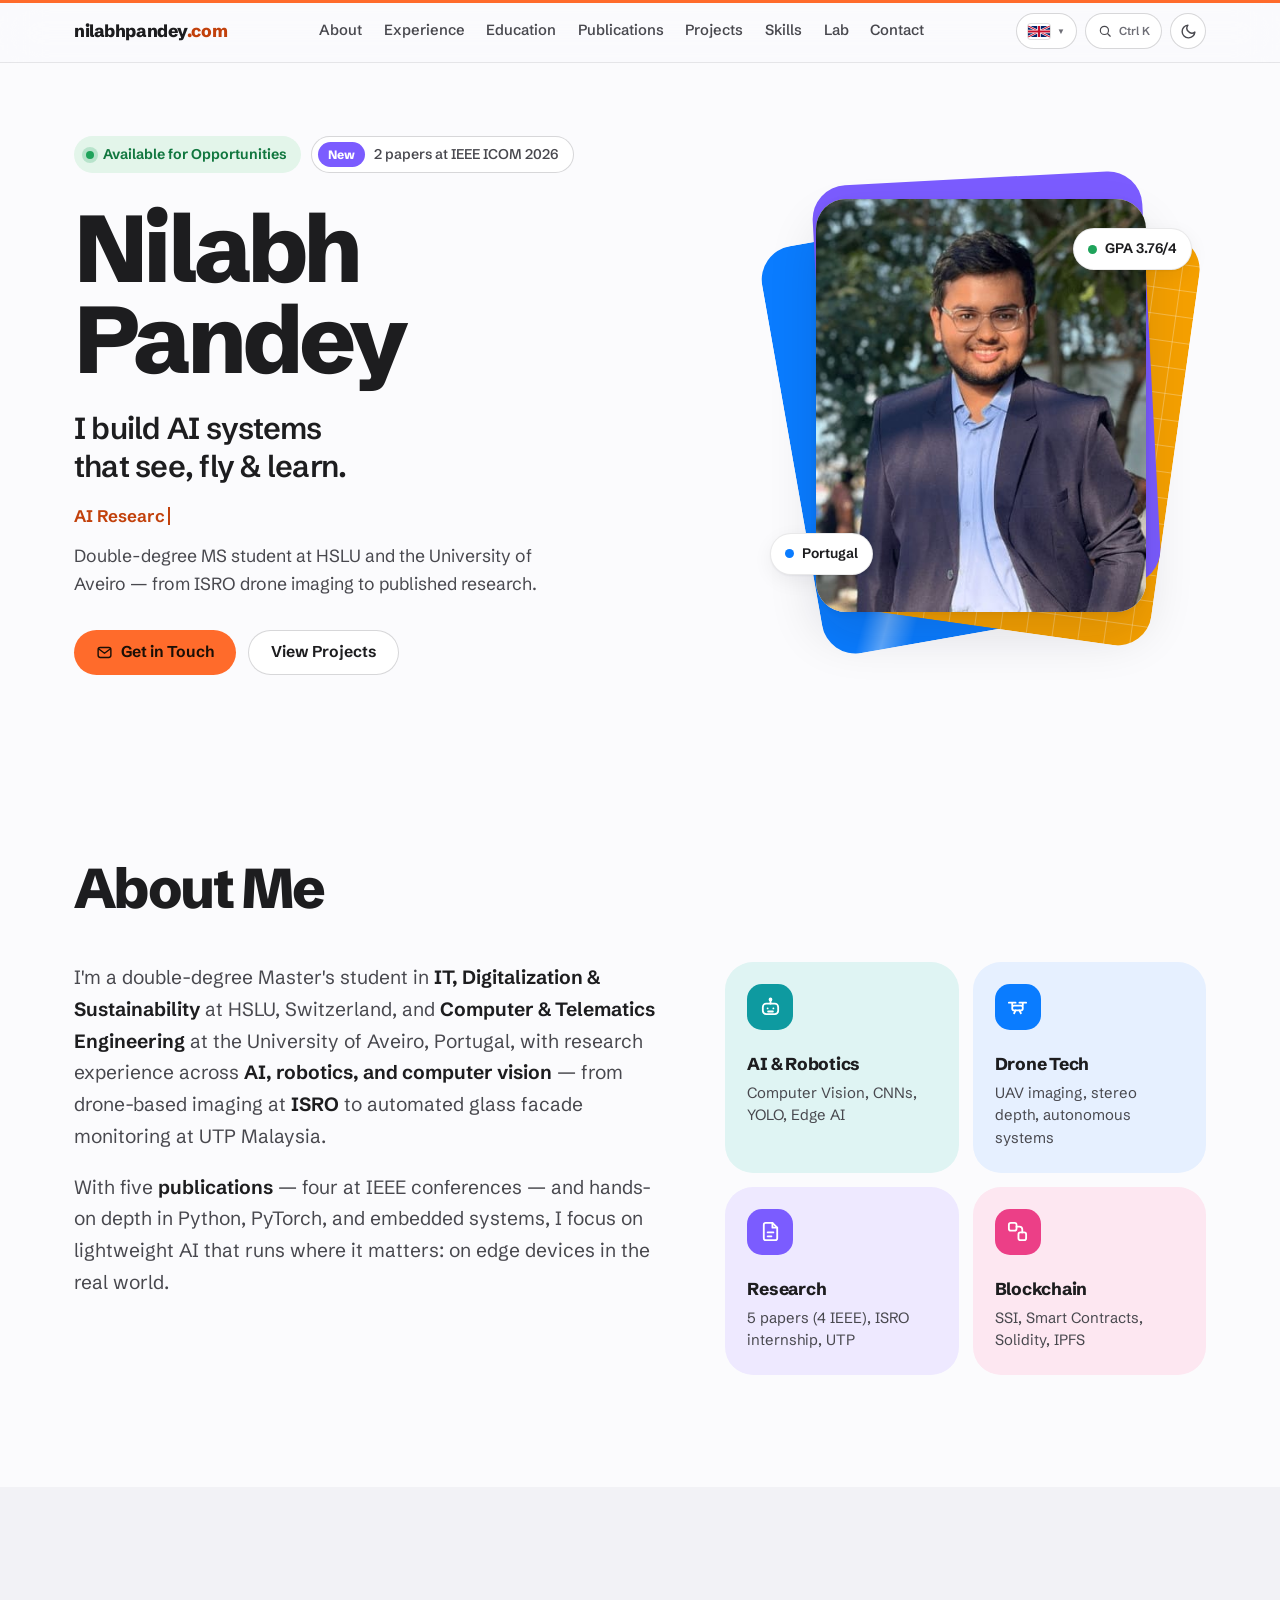
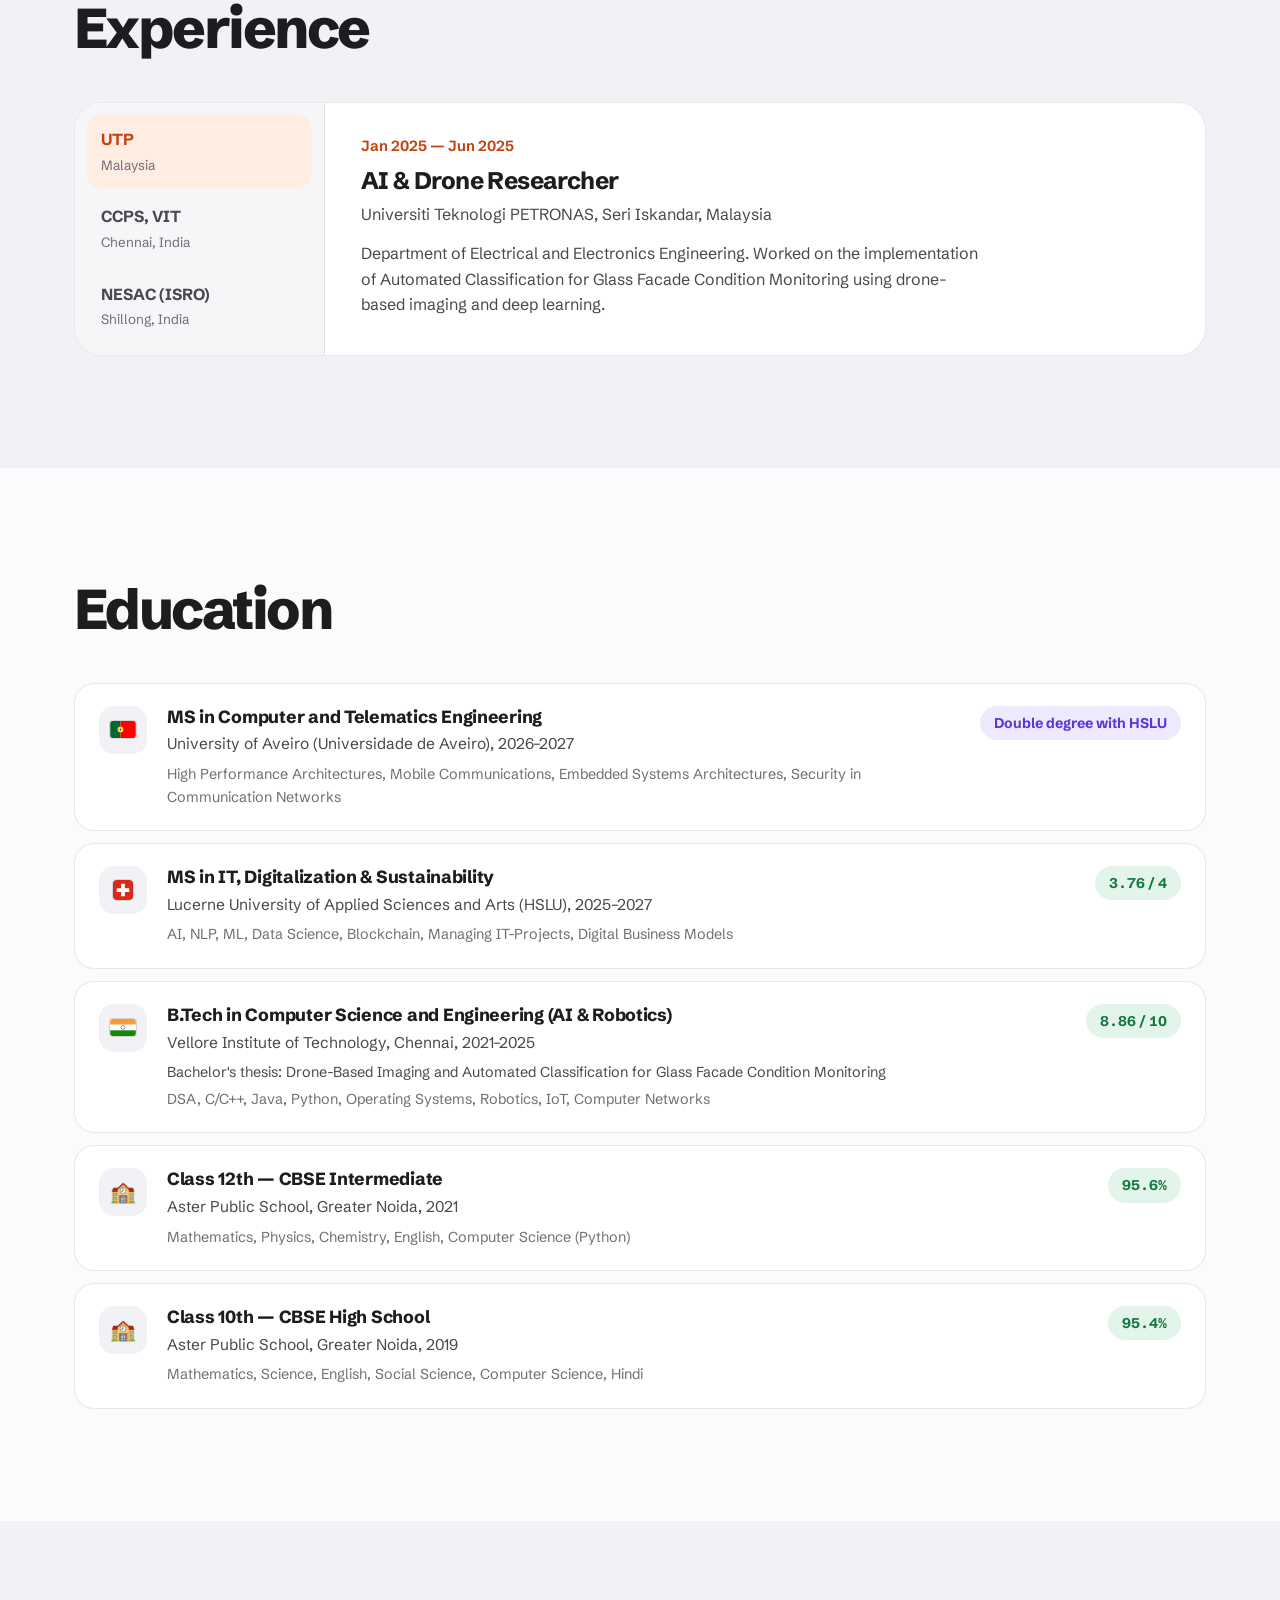
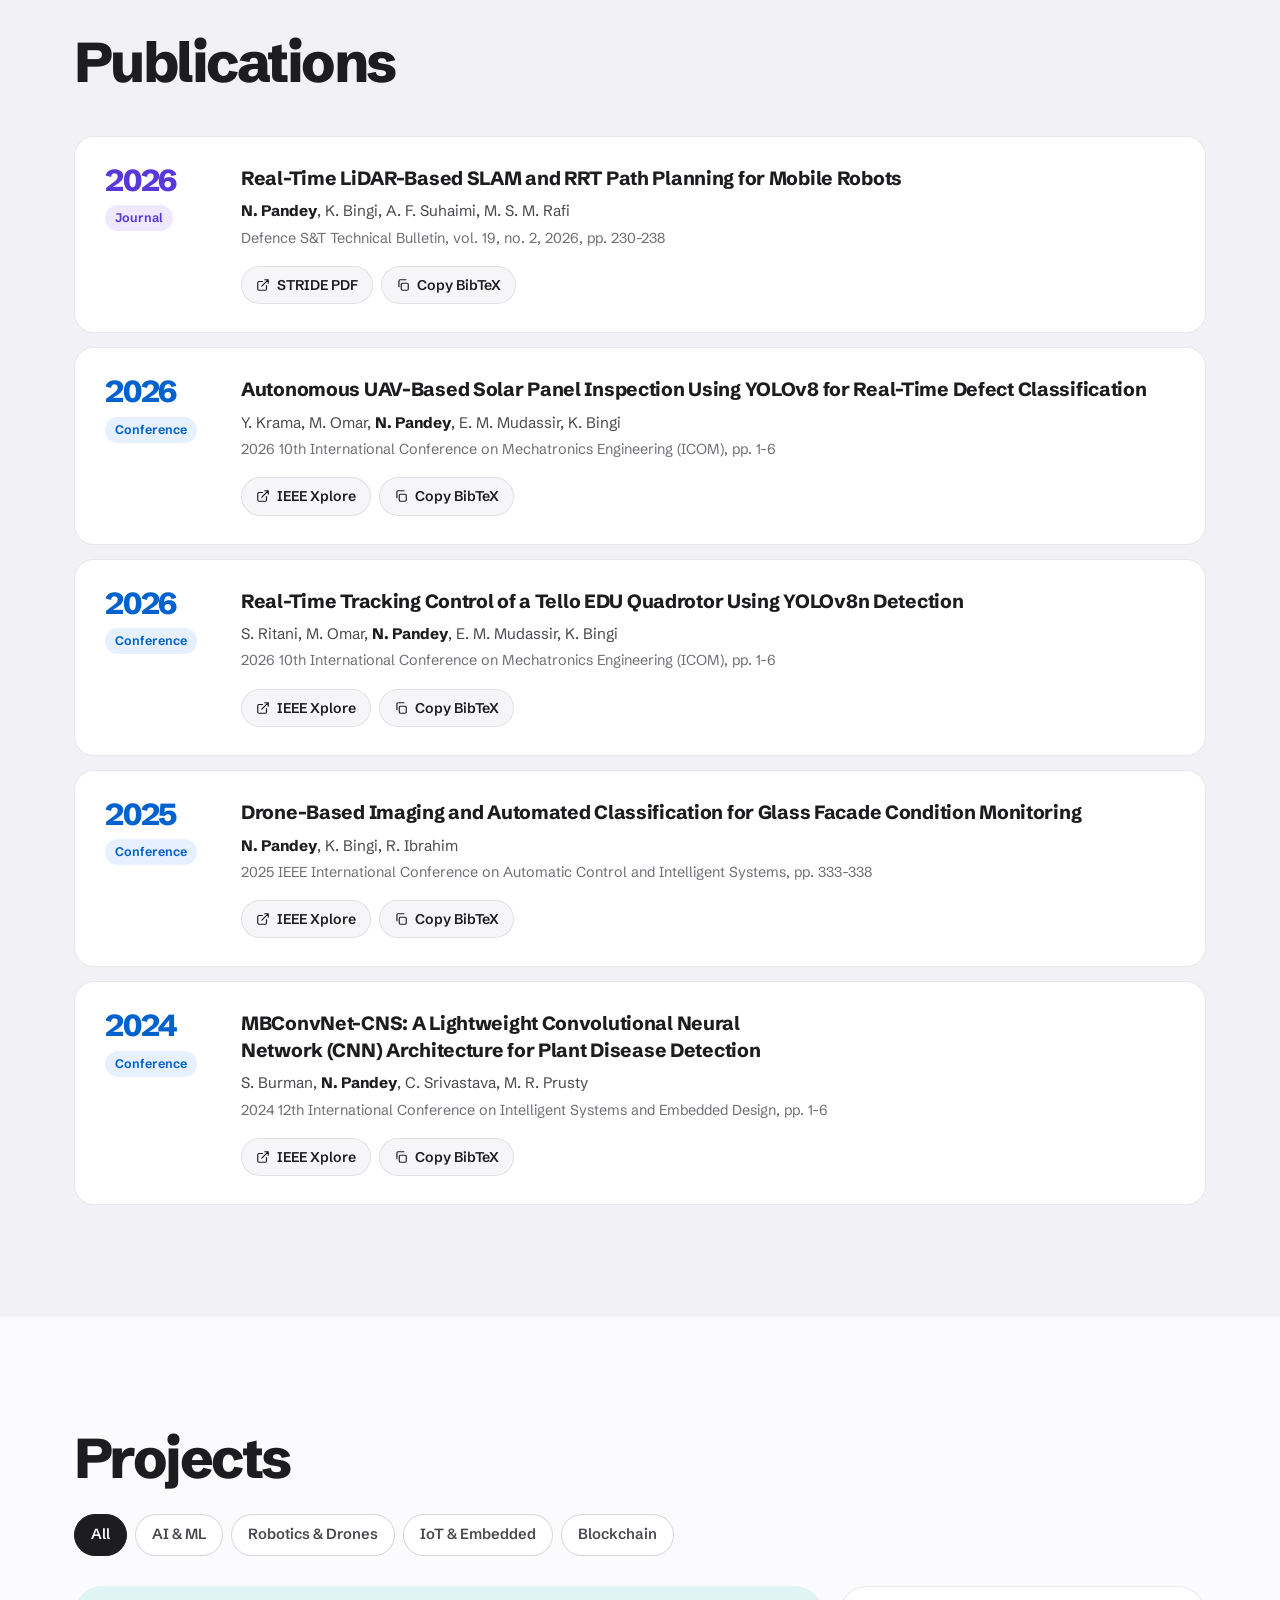
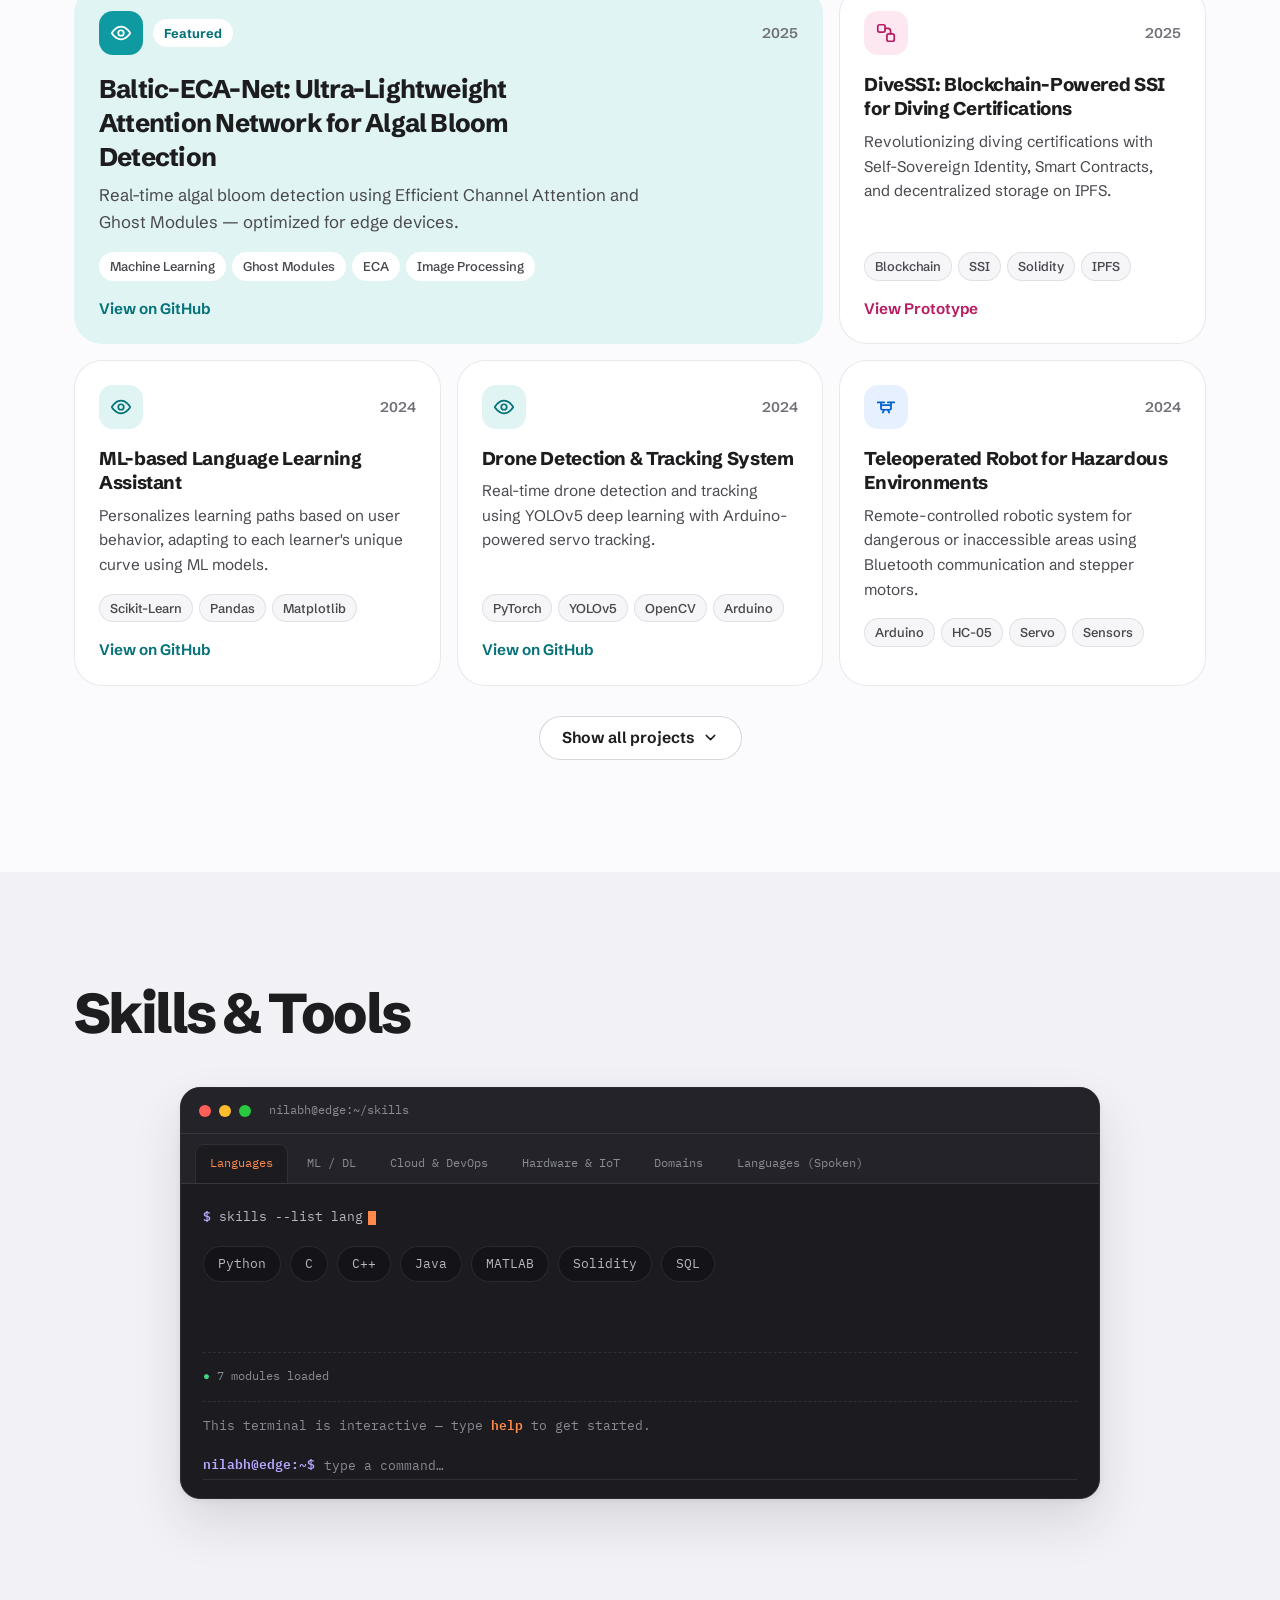
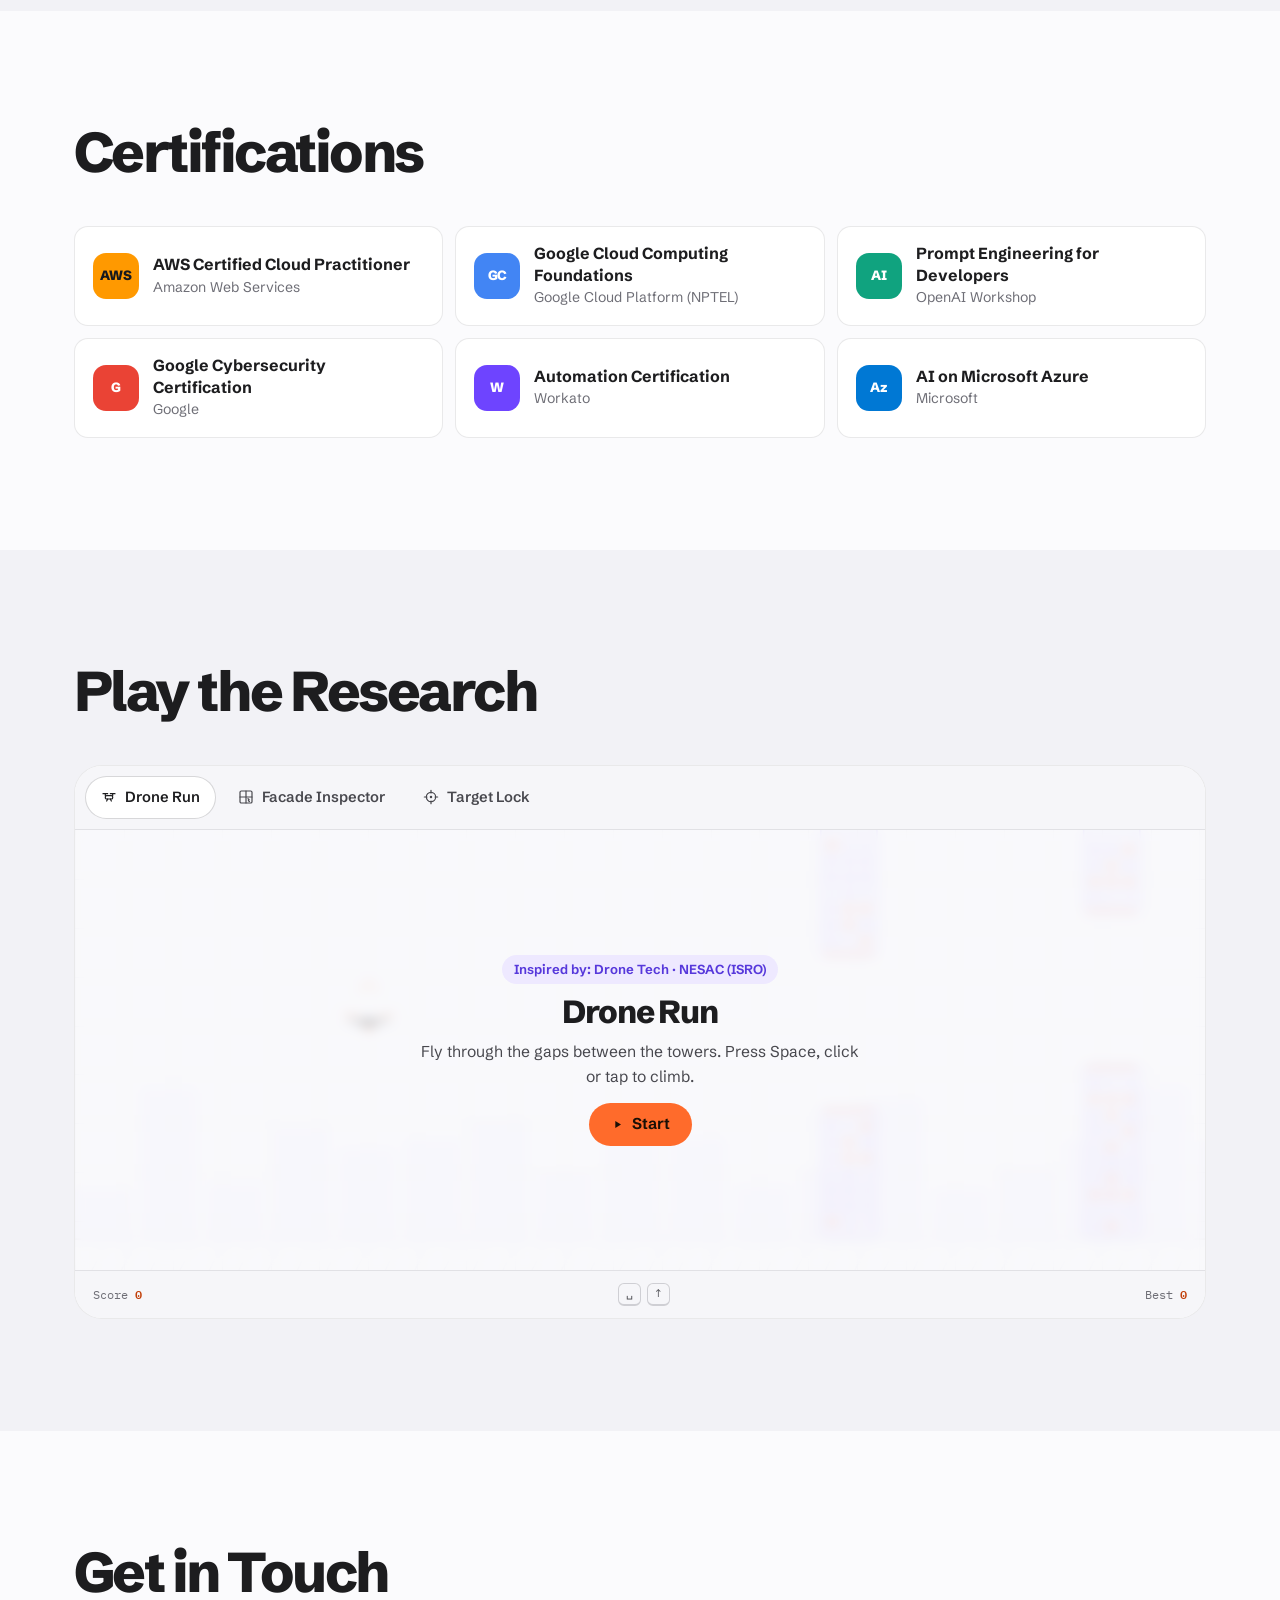
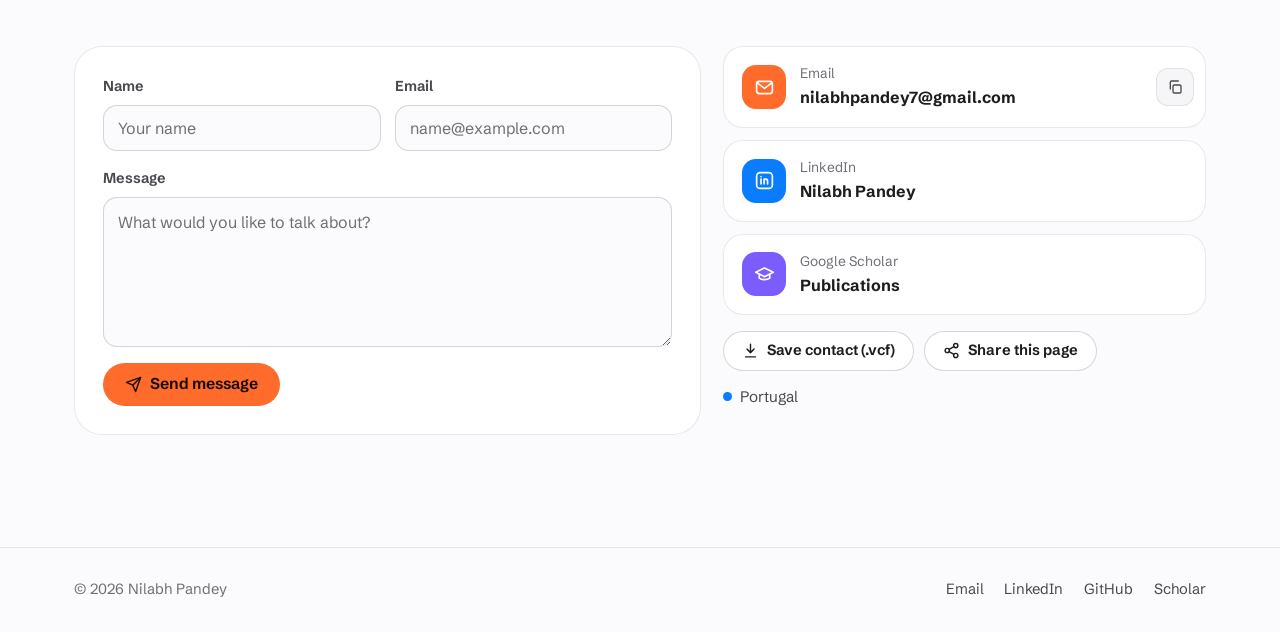
<file: 1.html>
<!DOCTYPE html>
<html lang="en" data-theme="light" data-lang="en">
<head>
    <meta charset="UTF-8">
    <meta name="viewport" content="width=device-width, initial-scale=1.0">
    <title>Nilabh Pandey — AI &amp; Robotics Engineer</title>
    <meta name="description" id="metaDesc" content="Portfolio of Nilabh Pandey — AI & robotics researcher and double-degree MS student (HSLU, Switzerland · University of Aveiro, Portugal). Computer vision, drone imaging, LiDAR SLAM, edge AI and published research.">
    <meta name="theme-color" id="metaTheme" content="#FBFBFD">
    <script>(function(){var t;try{t=localStorage.getItem("theme")}catch(e){}if(t!=="light"&&t!=="dark"){t=window.matchMedia&&matchMedia("(prefers-color-scheme: dark)").matches?"dark":"light"}document.documentElement.setAttribute("data-theme",t)})();</script>
    <meta name="author" content="Nilabh Pandey">
    <link rel="canonical" href="https://nilabhpandey.com/">
    <meta property="og:type" content="website">
    <meta property="og:url" content="https://nilabhpandey.com/">
    <meta property="og:title" content="Nilabh Pandey — AI & Robotics Engineer">
    <meta property="og:description" content="AI & robotics researcher and double-degree MS student (HSLU · University of Aveiro). Computer vision, drones, LiDAR SLAM, edge AI, published research.">
    <meta property="og:image" content="https://nilabhpandey.com/Nilabh_Pandey_Image.jpg">
    <meta name="twitter:card" content="summary_large_image">
    <link rel="icon" type="image/svg+xml" href="data:image/svg+xml,%3Csvg xmlns='http://www.w3.org/2000/svg' viewBox='0 0 64 64'%3E%3Crect width='64' height='64' rx='16' fill='%23FF6B2B'/%3E%3Ctext x='32' y='44' text-anchor='middle' font-family='Arial,sans-serif' font-weight='800' font-size='34' fill='%231A0F06'%3EN%3C/text%3E%3C/svg%3E">
    <link rel="preconnect" href="https://fonts.googleapis.com">
    <link rel="preconnect" href="https://fonts.gstatic.com" crossorigin>
    <link href="https://fonts.googleapis.com/css2?family=Schibsted+Grotesk:wght@400..900&family=IBM+Plex+Mono:wght@400;500;600&family=Noto+Sans+Devanagari:wght@400..800&display=swap" rel="stylesheet">
    <script type="application/ld+json">
    {"@context":"https://schema.org","@type":"Person","name":"Nilabh Pandey","url":"https://nilabhpandey.com/","image":"https://nilabhpandey.com/Nilabh_Pandey_Image.jpg","jobTitle":"AI & Robotics Researcher","email":"mailto:nilabhpandey7@gmail.com","address":{"@type":"PostalAddress","addressCountry":"PT"},"affiliation":[{"@type":"CollegeOrUniversity","name":"University of Aveiro"},{"@type":"CollegeOrUniversity","name":"Lucerne University of Applied Sciences and Arts (HSLU)"}],"alumniOf":[{"@type":"CollegeOrUniversity","name":"Vellore Institute of Technology, Chennai"}],"knowsAbout":["Artificial Intelligence","Computer Vision","Object Detection","Robotics","UAV Inspection","Drone-Based Imaging","Edge AI","LiDAR SLAM","Path Planning","Machine Learning"],"knowsLanguage":["en","de","hi"],"sameAs":["https://linkedin.com/in/nilabh-pandey","https://github.com/pronilabh","https://scholar.google.com/citations?user=j2fS77QAAAAJ"]}
    </script>
    <style>
        /* ═══════════ TOKENS ═══════════ */
        :root {
            --font-d:"Schibsted Grotesk",-apple-system,BlinkMacSystemFont,"Segoe UI",Roboto,"Noto Sans Devanagari","Helvetica Neue",Arial,sans-serif;
            --font-b:var(--font-d);
            --font-m:"IBM Plex Mono",ui-monospace,SFMono-Regular,Menlo,Consolas,monospace;
            --ease:cubic-bezier(.22,.61,.36,1);
            --r-xl:28px; --r-lg:20px; --r-md:14px;
            --radius:20px; --radius-s:14px;
        }
        [data-theme="light"] {
            color-scheme:light;
            --bg:#FBFBFD; --bg-2:#F2F2F6; --card:#FFFFFF; --card-2:#F6F6F9;
            --text:#1D1D1F; --text-2:#48484E; --muted:#6E6E76;
            --line:rgba(20,20,30,.09); --line-2:rgba(20,20,30,.17);
            --on-hue:#FFFFFF;
            --sky:#0A7CFF;    --sky-ink:#0062CC;    --sky-soft:#E6F0FF;
            --solar:#F5A000;  --solar-ink:#8A5300;  --solar-soft:#FFF3D6;
            --glass:#0E9AA0;  --glass-ink:#06727A;  --glass-soft:#DFF4F3;
            --signal:#7B5CFF; --signal-ink:#5638DB; --signal-soft:#EEE9FF;
            --brand:#FF6B2B;  --brand-ink:#C2410C;  --brand-soft:#FFECE2;
            --leaf:#1FA35B;   --leaf-ink:#11773F;   --leaf-soft:#E3F5EA;
            --rose:#EC3F87;   --rose-ink:#B81E62;   --rose-soft:#FDE7F1;
            --nav:rgba(251,251,253,.8); --ov:rgba(251,251,253,.82);
            --shadow:0 1px 2px rgba(20,20,30,.05),0 6px 20px rgba(20,20,30,.06);
            --shadow-lg:0 2px 6px rgba(20,20,30,.06),0 24px 50px rgba(20,20,30,.12);
            /* names kept for the scripts and games */
            --accent:#FF6B2B; --accent-2:#FFA36B; --accent-soft:rgba(255,107,43,.10); --accent-glow:rgba(255,107,43,.22);
            --violet:#7B5CFF; --violet-2:#5638DB; --violet-soft:rgba(123,92,255,.10); --violet-glow:rgba(123,92,255,.2);
            --live:#1FA35B; --err:#C62F28; --ok:#15803D;
        }
        [data-theme="dark"] {
            color-scheme:dark;
            --bg:#121214; --bg-2:#18181B; --card:#1E1E22; --card-2:#25252A;
            --text:#F5F5F7; --text-2:#BBBBC3; --muted:#8E8E98;
            --line:rgba(255,255,255,.09); --line-2:rgba(255,255,255,.17);
            --on-hue:#121214;
            --sky:#3B9BFF;    --sky-ink:#7DBBFF;    --sky-soft:rgba(59,155,255,.15);
            --solar:#FFC23D;  --solar-ink:#FFD36E;  --solar-soft:rgba(255,194,61,.14);
            --glass:#2CD3D3;  --glass-ink:#77E6E6;  --glass-soft:rgba(44,211,211,.14);
            --signal:#9F86FF; --signal-ink:#C3B4FF; --signal-soft:rgba(159,134,255,.16);
            --brand:#FF7A3D;  --brand-ink:#FFA170;  --brand-soft:rgba(255,122,61,.15);
            --leaf:#3DD68C;   --leaf-ink:#7BE6B0;   --leaf-soft:rgba(61,214,140,.14);
            --rose:#FF5FA2;   --rose-ink:#FF95C3;   --rose-soft:rgba(255,95,162,.15);
            --nav:rgba(18,18,20,.74); --ov:rgba(18,18,20,.78);
            --shadow:0 1px 2px rgba(0,0,0,.35),0 8px 24px rgba(0,0,0,.3);
            --shadow-lg:0 2px 6px rgba(0,0,0,.4),0 24px 50px rgba(0,0,0,.45);
            --accent:#FF7A3D; --accent-2:#FFA36B; --accent-soft:rgba(255,122,61,.15); --accent-glow:rgba(255,122,61,.3);
            --violet:#9F86FF; --violet-2:#C3B4FF; --violet-soft:rgba(159,134,255,.15); --violet-glow:rgba(159,134,255,.25);
            --live:#3DD68C; --err:#FF6B6B; --ok:#4ADE80;
        }
        [data-hue="sky"]    { --hue:var(--sky);    --hue-ink:var(--sky-ink);    --hue-soft:var(--sky-soft); }
        [data-hue="solar"]  { --hue:var(--solar);  --hue-ink:var(--solar-ink);  --hue-soft:var(--solar-soft); }
        [data-hue="glass"]  { --hue:var(--glass);  --hue-ink:var(--glass-ink);  --hue-soft:var(--glass-soft); }
        [data-hue="signal"] { --hue:var(--signal); --hue-ink:var(--signal-ink); --hue-soft:var(--signal-soft); }
        [data-hue="brand"]  { --hue:var(--brand);  --hue-ink:var(--brand-ink);  --hue-soft:var(--brand-soft); }
        [data-hue="leaf"]   { --hue:var(--leaf);   --hue-ink:var(--leaf-ink);   --hue-soft:var(--leaf-soft); }
        [data-hue="rose"]   { --hue:var(--rose);   --hue-ink:var(--rose-ink);   --hue-soft:var(--rose-soft); }

        /* ═══════════ BASE ═══════════ */
        *,*::before,*::after { margin:0; padding:0; box-sizing:border-box; }
        html { scroll-behavior:smooth; scroll-padding-top:80px; -webkit-text-size-adjust:100%; }
        body { font-family:var(--font-b); font-size:17px; line-height:1.6; background:var(--bg); color:var(--text);
            overflow-x:hidden; -webkit-font-smoothing:antialiased; text-rendering:optimizeLegibility; }
        ::selection { background:var(--sky-soft); color:var(--text); }
        img { max-width:100%; display:block; }
        a { color:inherit; text-decoration:none; }
        button { font:inherit; background:none; border:none; color:inherit; cursor:pointer; }
        h1,h2,h3 { text-wrap:balance; }
        p { text-wrap:pretty; }
        :focus-visible { outline:2px solid var(--sky); outline-offset:3px; border-radius:6px; }
        .skip { position:fixed; top:-64px; left:16px; z-index:3000; background:var(--text); color:var(--bg); padding:10px 18px; border-radius:999px; font-weight:700; transition:top .2s; }
        .skip:focus { top:12px; }
        .progress { position:fixed; top:0; left:0; height:3px; width:0; z-index:1600; background:var(--brand); }
        @supports (animation-timeline: scroll()) {
            .progress { width:100% !important; transform-origin:0 50%; animation:progressGrow linear both; animation-timeline:scroll(root block); }
            @keyframes progressGrow { from { transform:scaleX(0); } to { transform:scaleX(1); } }
        }

        /* ═══════════ NAV ═══════════ */
        .nav { position:fixed; top:0; left:0; right:0; z-index:1500; background:var(--nav);
            backdrop-filter:saturate(1.8) blur(20px); -webkit-backdrop-filter:saturate(1.8) blur(20px); border-bottom:1px solid var(--line); }
        .nav-inner { max-width:1180px; margin:0 auto; padding:0 24px; height:62px; display:flex; align-items:center; justify-content:space-between; gap:16px; }
        .logo { font-weight:800; font-size:1.08rem; letter-spacing:-.025em; white-space:nowrap; }
        .logo em { font-style:normal; color:var(--brand-ink); }
        .nav-links { display:flex; gap:1.35rem; align-items:center; }
        .nav-links a { font-size:.92rem; font-weight:550; color:var(--text-2); padding:6px 0; position:relative; transition:color .2s; }
        .nav-links a:hover,.nav-links a.active { color:var(--text); }
        .nav-links a.active::after { content:''; position:absolute; left:50%; bottom:-3px; width:5px; height:5px; margin-left:-2.5px; border-radius:50%; background:var(--brand); }
        .nav-actions { display:flex; align-items:center; gap:8px; }
        .lang-btn,.cmdk-btn,.theme-btn,.burger { height:36px; display:flex; align-items:center; justify-content:center; gap:7px;
            background:var(--card); border:1px solid var(--line-2); border-radius:999px; color:var(--text-2); transition:border-color .2s,color .2s; }
        .lang-btn:hover,.cmdk-btn:hover,.theme-btn:hover,.burger:hover { border-color:var(--text-2); color:var(--text); }
        .lang-btn { padding:0 11px; }
        .cmdk-btn { padding:0 11px 0 12px; }
        .theme-btn,.burger { width:36px; }
        .lang-switcher { position:relative; }
        .flag-icon { width:22px; height:15px; border-radius:3px; overflow:hidden; display:block; box-shadow:0 0 0 1px rgba(0,0,0,.12); }
        .lang-btn .arrow { font-size:.5rem; color:var(--muted); transition:transform .2s; }
        .lang-btn.open .arrow { transform:rotate(180deg); }
        .lang-dropdown { position:absolute; top:calc(100% + 10px); right:0; display:none; flex-direction:column; gap:2px; padding:6px;
            background:var(--card); border:1px solid var(--line-2); border-radius:16px; z-index:1700; box-shadow:var(--shadow-lg); }
        .lang-dropdown.open { display:flex; }
        .lang-option { padding:8px; border-radius:10px; display:flex; align-items:center; justify-content:center; min-width:46px; transition:background .2s; }
        .lang-option .flag-icon { width:28px; height:19px; }
        .lang-option:hover { background:var(--bg-2); }
        .lang-option.active { background:var(--sky-soft); box-shadow:inset 0 0 0 1.5px var(--sky); }
        .cmdk-btn svg { width:14px; height:14px; stroke:currentColor; fill:none; stroke-width:2; stroke-linecap:round; }
        .cmdk-btn .kchip { font-size:.72rem; font-weight:600; color:var(--muted); }
        .theme-btn svg { width:17px; height:17px; stroke:currentColor; fill:none; stroke-width:2; stroke-linecap:round; stroke-linejoin:round; display:none; }
        [data-theme="dark"] .theme-btn .ico-sun { display:block; }
        [data-theme="light"] .theme-btn .ico-moon { display:block; }
        .burger { display:none; flex-direction:column; gap:4px; }
        .burger span { width:15px; height:2px; background:var(--text); border-radius:2px; transition:transform .25s,opacity .25s; }
        .burger.open span:nth-child(1) { transform:translateY(6px) rotate(45deg); }
        .burger.open span:nth-child(2) { opacity:0; }
        .burger.open span:nth-child(3) { transform:translateY(-6px) rotate(-45deg); }
        .mmenu { position:fixed; inset:0; z-index:1400; background:var(--bg); display:flex; flex-direction:column; align-items:flex-start; justify-content:center;
            gap:.35rem; padding:0 32px; opacity:0; pointer-events:none; transition:opacity .25s; }
        .mmenu.open { opacity:1; pointer-events:auto; }
        .mmenu a { font-size:clamp(1.7rem,7vw,2.2rem); font-weight:800; letter-spacing:-.035em; color:var(--text); transition:color .2s; }
        .mmenu a:hover { color:var(--brand-ink); }
        .mclose { position:absolute; top:14px; right:20px; width:40px; height:40px; font-size:1.8rem; line-height:1; color:var(--text); }

        /* ═══════════ HERO ═══════════ */
        .hero { position:relative; padding:136px 0 72px; overflow:hidden; }
        .hero-inner { max-width:1180px; margin:0 auto; padding:0 24px; display:grid; grid-template-columns:minmax(0,1.15fr) minmax(0,.85fr); gap:72px; align-items:center; }
        .hero-chips { display:flex; flex-wrap:wrap; gap:10px; margin-bottom:30px; }
        .chip-live { display:inline-flex; align-items:center; gap:9px; padding:7px 14px 7px 12px; border-radius:999px;
            background:var(--leaf-soft); color:var(--leaf-ink); font-size:.88rem; font-weight:650; }
        .chip-live .dot { width:8px; height:8px; border-radius:50%; background:var(--leaf); box-shadow:0 0 0 4px color-mix(in srgb,var(--leaf) 22%,transparent); }
        .news-pill { display:inline-flex; align-items:center; gap:9px; padding:5px 14px 5px 6px; border-radius:999px; background:var(--card);
            border:1px solid var(--line-2); font-size:.88rem; font-weight:550; color:var(--text-2); transition:border-color .2s,color .2s; }
        .news-pill b { background:var(--signal); color:var(--on-hue); font-size:.76rem; font-weight:750; padding:3px 10px; border-radius:999px; }
        .news-pill:hover { border-color:var(--signal); color:var(--text); }
        .hero-name { font-weight:800; font-size:clamp(3rem,7.4vw,6.1rem); line-height:.96; letter-spacing:-.05em; margin-bottom:24px; }
        .hero-tagline { font-size:clamp(1.35rem,2.5vw,1.9rem); font-weight:600; letter-spacing:-.025em; line-height:1.25; max-width:21ch; text-wrap:balance; }
        .grad { color:inherit; }
        .role-line { margin:18px 0 12px; font-size:1.05rem; font-weight:650; color:var(--brand-ink); min-height:1.6em; }
        .role-line .pr { display:none; }
        .caret { display:inline-block; width:2px; height:1.1em; margin-left:3px; vertical-align:-.17em; background:currentColor; animation:blink 1.05s steps(1) infinite; }
        @keyframes blink { 50% { opacity:0; } }
        .hero-desc { font-size:1.1rem; color:var(--text-2); max-width:46ch; margin-bottom:32px; }
        .hero-cta { display:flex; gap:12px; flex-wrap:wrap; }
        .btn { display:inline-flex; align-items:center; justify-content:center; gap:8px; padding:12px 22px; border-radius:999px;
            font-weight:650; font-size:.98rem; line-height:1.2; transition:background .2s,border-color .2s,color .2s,transform .15s; }
        .btn:active { transform:scale(.98); }
        .btn svg { width:17px; height:17px; stroke:currentColor; fill:none; stroke-width:2; stroke-linecap:round; stroke-linejoin:round; flex:none; }
        .btn-primary { background:var(--brand); color:#1A0F06; }
        .btn-primary:hover { background:color-mix(in srgb,var(--brand) 86%,#000); }
        .btn-outline { background:var(--card); color:var(--text); border:1px solid var(--line-2); }
        .btn-outline:hover { border-color:var(--text-2); }
        .btn-sm { padding:10px 18px; font-size:.92rem; }

        .portrait { justify-self:center; position:relative; }
        .pwrap { position:relative; width:min(330px,72vw); }
        .panel { position:absolute; inset:0; border-radius:34px; }
        .panel.p1 { background:var(--sky); transform:rotate(-10deg) translate(-9%,4%);
            background-image:linear-gradient(115deg,transparent 42%,rgba(255,255,255,.35) 47%,transparent 53%); }
        .panel.p2 { background-color:var(--solar); transform:rotate(8deg) translate(10%,3%);
            background-image:linear-gradient(rgba(255,255,255,.28) 1.5px,transparent 1.5px),linear-gradient(90deg,rgba(255,255,255,.28) 1.5px,transparent 1.5px);
            background-size:26px 26px; }
        .panel.p3 { background:var(--signal); transform:rotate(-3deg) translate(2%,-5%); }
        .pframe { position:relative; z-index:1; aspect-ratio:4/5; border-radius:30px; overflow:hidden; background:var(--card-2); box-shadow:var(--shadow-lg); }
        .pframe img { width:100%; height:100%; object-fit:cover; object-position:top; }
        .fchip { position:absolute; z-index:2; display:flex; align-items:center; gap:8px; padding:9px 14px; white-space:nowrap;
            background:var(--card); border:1px solid var(--line); border-radius:999px; font-size:.86rem; font-weight:650; box-shadow:var(--shadow); }
        .fchip i { width:9px; height:9px; border-radius:50%; flex:none; }
        .fchip b { font-weight:650; }
        .fchip.gpa { top:7%; right:-14%; }
        .fchip.gpa i { background:var(--leaf); }
        .fchip.loc { bottom:9%; left:-14%; }
        .fchip.loc i { background:var(--sky); }

        /* ═══════════ SECTIONS ═══════════ */
        main { display:block; }
        section { position:relative; padding:112px 0; }
        section.alt { background:var(--bg-2); }
        .container { max-width:1180px; margin:0 auto; padding:0 24px; }
        .head { margin-bottom:46px; max-width:820px; }
        .title { font-weight:800; font-size:clamp(2.2rem,4.8vw,3.5rem); line-height:1.02; letter-spacing:-.045em; }
        .card { background:var(--card); border:1px solid var(--line); border-radius:var(--r-lg); position:relative; }
        a.card { transition:border-color .2s,box-shadow .2s; }
        a.card:hover { border-color:var(--line-2); box-shadow:var(--shadow); }

        /* ═══════════ ABOUT ═══════════ */
        .about-grid { display:grid; grid-template-columns:minmax(0,1.1fr) minmax(0,.9fr); gap:64px; align-items:start; }
        .about-text { font-size:1.2rem; line-height:1.65; color:var(--text-2); max-width:58ch; }
        .about-text p + p { margin-top:1em; }
        .about-text strong { color:var(--text); font-weight:650; }
        .hl-grid { display:grid; grid-template-columns:1fr 1fr; gap:14px; }
        .hl-card { padding:22px 22px 24px; border:0; border-radius:var(--r-xl); background:var(--hue-soft); }
        .hl-icon { width:46px; height:46px; border-radius:15px; display:grid; place-items:center; background:var(--hue); color:var(--on-hue); margin-bottom:20px; }
        .hl-icon svg { width:23px; height:23px; stroke:currentColor; fill:none; stroke-width:1.9; stroke-linecap:round; stroke-linejoin:round; }
        .hl-title { font-weight:750; font-size:1.08rem; letter-spacing:-.015em; margin-bottom:4px; }
        .hl-desc { font-size:.93rem; color:var(--text-2); line-height:1.5; }

        /* ═══════════ EXPERIENCE ═══════════ */
        .xp { display:grid; grid-template-columns:250px 1fr; padding:0; overflow:hidden; border-radius:var(--r-xl); }
        .xp-tabs { display:flex; flex-direction:column; gap:4px; padding:12px; background:var(--card-2); border-right:1px solid var(--line); }
        .xp-tab { text-align:left; display:flex; flex-direction:column; gap:2px; padding:12px 14px; border-radius:14px; transition:background .2s; }
        .xp-tab .xp-co { font-weight:700; font-size:1rem; color:var(--text-2); transition:color .2s; }
        .xp-tab .xp-loc { font-size:.84rem; color:var(--muted); }
        .xp-tab:hover { background:var(--line); }
        .xp-tab.act { background:var(--brand-soft); }
        .xp-tab.act .xp-co { color:var(--brand-ink); }
        .xp-panes { padding:32px 36px; min-height:232px; }
        .xp-pane { display:none; }
        .xp-pane.act { display:block; }
        .xdate { font-size:.92rem; font-weight:650; color:var(--brand-ink); margin-bottom:8px; }
        .xrole { font-weight:750; font-size:1.5rem; letter-spacing:-.025em; line-height:1.2; margin-bottom:6px; }
        .xorg { font-size:1rem; color:var(--text-2); margin-bottom:14px; }
        .xdesc { font-size:1rem; color:var(--text-2); max-width:62ch; }

        /* ═══════════ EDUCATION ═══════════ */
        .edu-grid { display:grid; gap:12px; }
        .edu-card { display:grid; grid-template-columns:auto 1fr auto; gap:20px; align-items:start; padding:22px 24px; }
        .edu-icon { width:48px; height:48px; border-radius:15px; display:grid; place-items:center; background:var(--bg-2); font-size:1.3rem; }
        .edu-icon .flag-icon { width:26px; height:17px; }
        .edu-icon .flag-sq { width:20px; height:20px; border-radius:4px; }
        .edu-deg { font-weight:750; font-size:1.1rem; letter-spacing:-.015em; line-height:1.35; margin-bottom:3px; }
        .edu-school { font-size:.97rem; color:var(--text-2); margin-bottom:6px; }
        .edu-course { font-size:.9rem; color:var(--muted); line-height:1.55; }
        .edu-thesis { color:var(--text-2); margin-bottom:4px; }
        .edu-gpa { font-size:.88rem; font-weight:700; color:var(--leaf-ink); background:var(--leaf-soft); border-radius:999px; padding:6px 14px;
            white-space:nowrap; font-variant-numeric:tabular-nums; }
        .edu-gpa.dd { color:var(--signal-ink); background:var(--signal-soft); }

        /* ═══════════ PUBLICATIONS ═══════════ */
        .pub-list { display:grid; gap:14px; }
        .pub-card { display:grid; grid-template-columns:110px minmax(0,1fr); gap:26px; padding:28px 30px; }
        .pub-year { font-weight:800; font-size:1.9rem; letter-spacing:-.04em; line-height:1; color:var(--hue-ink); font-variant-numeric:tabular-nums; }
        .pub-kind { display:inline-block; margin-top:10px; font-size:.78rem; font-weight:650; color:var(--hue-ink); background:var(--hue-soft); padding:3px 10px; border-radius:999px; }
        .pub-title { font-weight:750; font-size:1.2rem; letter-spacing:-.015em; line-height:1.38; margin-bottom:8px; }
        .pub-authors { font-size:.95rem; color:var(--text-2); margin-bottom:3px; }
        .pub-authors b { color:var(--text); font-weight:750; }
        .pub-det { font-size:.9rem; color:var(--muted); }
        .pub-actions { display:flex; gap:8px; flex-wrap:wrap; margin-top:16px; }
        .pub-doi { display:inline-flex; align-items:center; gap:7px; padding:7px 14px; border-radius:999px; font-size:.88rem; font-weight:600;
            color:var(--text); background:var(--card-2); border:1px solid var(--line); transition:border-color .2s; }
        .pub-doi:hover { border-color:var(--line-2); }
        .pub-doi svg { width:14px; height:14px; stroke:currentColor; fill:none; stroke-width:2; stroke-linecap:round; stroke-linejoin:round; }

        /* ═══════════ PROJECTS ═══════════ */
        .filterbar { display:flex; flex-wrap:wrap; gap:8px; margin:-18px 0 30px; }
        .fbtn { font-size:.92rem; font-weight:600; color:var(--text-2); background:var(--card); border:1px solid var(--line-2); border-radius:999px;
            padding:8px 16px; transition:background .2s,color .2s,border-color .2s; }
        .fbtn:hover { color:var(--text); border-color:var(--text-2); }
        .fbtn.active { background:var(--text); color:var(--bg); border-color:var(--text); }
        .proj-grid { display:grid; grid-template-columns:repeat(auto-fill,minmax(min(320px,100%),1fr)); gap:16px; }
        .proj-card { display:flex; flex-direction:column; padding:24px 24px 22px; border-radius:var(--r-xl); }
        .proj-card[data-cat^="ai"]  { --hue:var(--glass);  --hue-ink:var(--glass-ink);  --hue-soft:var(--glass-soft); }
        .proj-card[data-cat^="rob"] { --hue:var(--sky);    --hue-ink:var(--sky-ink);    --hue-soft:var(--sky-soft); }
        .proj-card[data-cat^="iot"] { --hue:var(--solar);  --hue-ink:var(--solar-ink);  --hue-soft:var(--solar-soft); }
        .proj-card[data-cat^="bc"]  { --hue:var(--rose);   --hue-ink:var(--rose-ink);   --hue-soft:var(--rose-soft); }
        .proj-top { display:flex; align-items:center; gap:10px; margin-bottom:18px; }
        .proj-ico { width:44px; height:44px; border-radius:14px; display:grid; place-items:center; background:var(--hue-soft); color:var(--hue-ink); flex:none; }
        .proj-ico svg { width:22px; height:22px; stroke:currentColor; fill:none; stroke-width:1.9; stroke-linecap:round; stroke-linejoin:round; }
        .feat-chip { font-size:.8rem; font-weight:700; color:var(--hue-ink); background:var(--card); border-radius:999px; padding:4px 11px; }
        .proj-year { margin-left:auto; font-size:.88rem; font-weight:600; color:var(--muted); font-variant-numeric:tabular-nums; }
        .proj-name { font-weight:750; font-size:1.16rem; letter-spacing:-.02em; line-height:1.32; margin-bottom:8px; }
        .proj-desc { font-size:.96rem; color:var(--text-2); line-height:1.6; margin-bottom:16px; flex:1; }
        .proj-tags { display:flex; flex-wrap:wrap; gap:6px; margin-bottom:16px; }
        .tag { font-size:.8rem; font-weight:550; color:var(--text-2); background:var(--card-2); border:1px solid var(--line); border-radius:999px; padding:3px 10px; }
        .proj-link { display:inline-flex; align-items:center; gap:6px; font-size:.95rem; font-weight:650; color:var(--hue-ink); width:fit-content; }
        .proj-link:hover { text-decoration:underline; text-underline-offset:3px; }
        .proj-link svg { display:none; }
        .proj-card.feat { background:var(--hue-soft); border-color:transparent; }
        .proj-card.feat .proj-ico { background:var(--hue); color:var(--on-hue); }
        .proj-card.feat .tag { background:var(--card); border-color:transparent; }
        @media (min-width:900px) {
            .proj-card.feat { grid-column:span 2; }
            .proj-card.feat .proj-name { font-size:1.6rem; letter-spacing:-.03em; max-width:30ch; }
            .proj-card.feat .proj-desc { font-size:1.05rem; max-width:56ch; }
        }
        .proj-card.gone { display:none !important; }
        @keyframes popIn { from { opacity:0; transform:translateY(8px); } to { opacity:1; transform:none; } }
        .proj-card.pop { animation:popIn .35s var(--ease); }
        .proj-morewrap { display:flex; justify-content:center; margin-top:30px; }
        #projMore svg { transition:transform .25s var(--ease); }
        #projMore.open svg { transform:rotate(180deg); }

        /* ═══════════ SKILLS TERMINAL (always a dark window) ═══════════ */
        .xterm { --text:#ECECF1; --text-2:#B8B8C2; --muted:#8B8B96; --line:rgba(255,255,255,.09); --line-2:rgba(255,255,255,.16);
            --card:#1B1B20; --card-2:#232329; --bg:#141418; --accent:#FF8A4C; --violet-2:#BBA9FF; --err:#FF7676; --live:#45D483;
            color-scheme:dark; max-width:920px; margin:0 auto; padding:0; overflow:hidden; font-family:var(--font-m);
            background:var(--card); color:var(--text); border:1px solid #2B2B32; border-radius:var(--r-lg); box-shadow:var(--shadow-lg); }
        .xt-bar { display:flex; align-items:center; gap:8px; padding:13px 18px; background:var(--card-2); border-bottom:1px solid var(--line); }
        .xt-dot { width:12px; height:12px; border-radius:50%; }
        .xt-dot.r { background:#FF5F57; } .xt-dot.y { background:#FEBC2E; } .xt-dot.g { background:#28C840; }
        .xt-title { margin-left:10px; font-size:.74rem; color:var(--muted); }
        .xt-sig { display:none; }
        .xt-tabs { display:flex; gap:4px; padding:10px 14px 0; background:var(--card-2); border-bottom:1px solid var(--line); overflow-x:auto; scrollbar-width:none; }
        .xt-tabs::-webkit-scrollbar { display:none; }
        .xt-tab { font-family:var(--font-m); font-size:.74rem; color:var(--muted); border:1px solid transparent; border-bottom:none; border-radius:9px 9px 0 0;
            padding:9px 14px 10px; white-space:nowrap; transition:color .2s,background .2s; }
        .xt-tab:hover { color:var(--text-2); }
        .xt-tab.act { color:var(--accent); background:var(--card); border-color:var(--line); position:relative; }
        .xt-tab.act::after { content:''; position:absolute; left:0; right:0; bottom:-1px; height:2px; background:var(--card); }
        .xt-body { padding:22px 22px 18px; }
        .xt-cmd { font-size:.84rem; color:var(--text-2); margin-bottom:18px; min-height:1.3em; }
        .xt-p { color:var(--violet-2); font-weight:600; }
        .xt-caret { display:inline-block; width:8px; height:1.05em; background:var(--accent); margin-left:5px; vertical-align:text-bottom; animation:blink 1s steps(1) infinite; }
        .xt-panel { display:none; flex-wrap:wrap; gap:9px; min-height:86px; align-content:flex-start; }
        .xt-panel.act { display:flex; }
        .chip { font-size:.8rem; color:var(--text-2); background:var(--bg); border:1px solid var(--line); border-radius:999px; padding:7px 14px;
            opacity:0; transform:translateY(6px); animation:chipIn .3s var(--ease) forwards; transition:border-color .2s,color .2s; }
        .xt-panel .chip:nth-child(2){animation-delay:.03s}.xt-panel .chip:nth-child(3){animation-delay:.06s}.xt-panel .chip:nth-child(4){animation-delay:.09s}.xt-panel .chip:nth-child(5){animation-delay:.12s}.xt-panel .chip:nth-child(6){animation-delay:.15s}.xt-panel .chip:nth-child(7){animation-delay:.18s}.xt-panel .chip:nth-child(8){animation-delay:.21s}.xt-panel .chip:nth-child(9){animation-delay:.24s}
        @keyframes chipIn { to { opacity:1; transform:none; } }
        .chip:hover { border-color:var(--accent); color:var(--accent); }
        .xt-status { margin-top:20px; padding-top:14px; border-top:1px dashed var(--line); font-size:.72rem; color:var(--muted); }
        .xt-status .ok { color:var(--live); }
        .xt-shell { margin-top:16px; padding-top:14px; border-top:1px dashed var(--line); }
        .xt-log { max-height:220px; overflow-y:auto; display:flex; flex-direction:column; gap:3px; font-size:.8rem; color:var(--text-2); overscroll-behavior:contain; scrollbar-width:thin; }
        .xt-log:empty { display:none; }
        .xt-line { white-space:pre-wrap; word-break:break-word; line-height:1.55; }
        .xt-line b { color:var(--accent); font-weight:600; }
        .xt-echo { color:var(--text); }
        .xt-echo::before { content:'$ '; color:var(--violet-2); }
        .xt-dim { color:var(--muted); }
        .xt-hl { color:var(--accent); font-weight:600; }
        .xt-err { color:var(--err); }
        .xt-kv { display:grid; grid-template-columns:19ch minmax(0,1fr); gap:14px; }
        .xt-kv > span:first-child { color:var(--violet-2); }
        .xt-in { display:flex; align-items:center; gap:9px; margin-top:10px; padding:8px 0 4px; border-bottom:1px solid var(--line); cursor:text; transition:border-color .2s; }
        .xt-in:focus-within { border-color:var(--accent); }
        .xt-in .xt-p { white-space:nowrap; font-size:.82rem; }
        .xt-in input { flex:1; min-width:0; background:none; border:0; outline:0; color:var(--text); font-family:var(--font-m); font-size:.84rem; caret-color:var(--accent); }
        .xt-in input::placeholder { color:var(--muted); }

        /* ═══════════ CERTIFICATIONS ═══════════ */
        .certs-grid { display:grid; grid-template-columns:repeat(auto-fill,minmax(min(320px,100%),1fr)); gap:12px; }
        .cert-card { display:flex; gap:14px; align-items:center; padding:16px 18px; border-radius:var(--r-md); }
        .cert-badge { width:46px; height:46px; flex:none; border-radius:13px; display:grid; place-items:center;
            font-weight:800; font-size:.84rem; letter-spacing:-.02em; color:var(--cbt,#FFFFFF); background:var(--cb,var(--sky)); }
        .cert-name { font-weight:700; font-size:1rem; line-height:1.35; }
        .cert-issuer { font-size:.88rem; color:var(--muted); }

        /* ═══════════ INTERACTIVE LAB ═══════════ */
        .arcade { padding:0; overflow:hidden; border-radius:var(--r-xl); }
        .ar-tabs { display:flex; gap:6px; padding:10px; background:var(--card-2); border-bottom:1px solid var(--line); overflow-x:auto; scrollbar-width:none; }
        .ar-tabs::-webkit-scrollbar { display:none; }
        .ar-tab { display:flex; align-items:center; gap:8px; flex:0 0 auto; padding:9px 15px; border:1px solid transparent; border-radius:999px;
            font-size:.92rem; font-weight:600; color:var(--text-2); white-space:nowrap; transition:color .2s,background .2s,border-color .2s; }
        .ar-tab svg { width:16px; height:16px; stroke:currentColor; fill:none; stroke-width:1.8; stroke-linecap:round; stroke-linejoin:round; }
        .ar-tab:hover { color:var(--text); }
        .ar-tab.act { color:var(--text); background:var(--card); border-color:var(--line-2); }
        .ar-stage { position:relative; width:100%; aspect-ratio:16/9; max-height:440px; background:var(--bg-2); outline:none;
            touch-action:manipulation; -webkit-user-select:none; user-select:none; -webkit-tap-highlight-color:transparent; }
        .ar-stage.playing { touch-action:none; }
        .ar-stage[data-g="facade"].playing { cursor:pointer; }
        .ar-stage[data-g="track"].playing { cursor:crosshair; }
        .ar-stage:focus-visible { box-shadow:inset 0 0 0 2px var(--sky); }
        .ar-stage canvas { position:absolute; inset:0; width:100%; height:100%; display:block; }
        .ar-ov { position:absolute; inset:0; z-index:2; display:grid; place-items:center; padding:20px; text-align:center;
            background:var(--ov); -webkit-backdrop-filter:blur(6px); backdrop-filter:blur(6px); transition:opacity .3s var(--ease),visibility .3s; }
        .ar-ov.hide { opacity:0; visibility:hidden; }
        .ar-box { max-width:450px; display:flex; flex-direction:column; align-items:center; gap:10px; }
        .ar-box [hidden] { display:none !important; }
        .ar-tag { font-size:.82rem; font-weight:650; color:var(--signal-ink); background:var(--signal-soft); border-radius:999px; padding:4px 12px; }
        .ar-title { font-weight:800; font-size:clamp(1.45rem,3vw,2rem); letter-spacing:-.035em; line-height:1.15; }
        .ar-desc { font-size:.98rem; color:var(--text-2); line-height:1.55; }
        .ar-big { font-weight:800; font-size:clamp(2.4rem,6vw,3.3rem); line-height:1; color:var(--brand-ink); letter-spacing:-.04em; font-variant-numeric:tabular-nums; }
        .ar-stats { display:flex; flex-wrap:wrap; justify-content:center; gap:6px 16px; font-size:.92rem; color:var(--muted); }
        .ar-stats b { color:var(--text); font-weight:700; margin-left:6px; }
        .ar-new { font-size:.92rem; font-weight:700; color:var(--leaf-ink); }
        .ar-bestline { font-size:.88rem; color:var(--muted); }
        .ar-box .btn { margin-top:4px; }
        #arBtn svg { fill:currentColor; stroke:none; width:13px; height:13px; }
        .ar-hud { display:flex; align-items:center; justify-content:space-between; gap:14px; padding:12px 18px; background:var(--card-2);
            border-top:1px solid var(--line); font-family:var(--font-m); font-size:.78rem; color:var(--muted); }
        .ar-hud b { color:var(--brand-ink); font-weight:600; margin-left:7px; font-variant-numeric:tabular-nums; }
        .ar-keys { display:flex; gap:6px; align-items:center; }
        .ar-keys kbd { font-family:var(--font-m); font-size:.7rem; color:var(--text-2); border:1px solid var(--line-2); border-bottom-width:2px; border-radius:6px; padding:1px 7px; }

        /* ═══════════ CONTACT ═══════════ */
        .contact-grid { display:grid; grid-template-columns:minmax(0,1.3fr) minmax(0,1fr); gap:22px; align-items:start; }
        .cform { padding:28px; display:flex; flex-direction:column; gap:16px; border-radius:var(--r-xl); }
        .cf-row { display:grid; grid-template-columns:1fr 1fr; gap:14px; }
        .cf-field { display:flex; flex-direction:column; gap:7px; }
        .cf-label { font-size:.9rem; font-weight:650; color:var(--text-2); }
        .cf-field input,.cf-field textarea { width:100%; font-family:var(--font-b); font-size:1rem; color:var(--text); background:var(--bg);
            border:1px solid var(--line-2); border-radius:14px; padding:12px 14px; transition:border-color .2s,box-shadow .2s; }
        .cf-field textarea { resize:vertical; min-height:140px; line-height:1.55; }
        .cf-field input::placeholder,.cf-field textarea::placeholder { color:var(--muted); }
        .cf-field input:focus,.cf-field textarea:focus { outline:none; border-color:var(--sky); box-shadow:0 0 0 3px var(--sky-soft); }
        .cf-field input:user-invalid,.cf-field textarea:user-invalid { border-color:var(--err); }
        .cf-hp { display:none !important; }
        .cf-foot { display:flex; align-items:center; gap:14px; flex-wrap:wrap; }
        #cfBtn[disabled] { opacity:.65; cursor:progress; transform:none; }
        .cf-status { flex:1 1 220px; font-size:.92rem; line-height:1.5; color:var(--text-2); }
        .cf-status:empty { display:none; }
        .cf-status.ok { color:var(--ok); }
        .cf-status.err { color:var(--err); }
        .cf-status a { color:var(--sky-ink); text-decoration:underline; text-underline-offset:2px; word-break:break-all; }
        .contact-side { display:flex; flex-direction:column; gap:14px; }
        .contact-cards { display:flex; flex-direction:column; gap:12px; }
        .contact-card { padding:16px 18px; display:flex; align-items:center; gap:14px; text-align:left; border-radius:var(--r-lg); width:100%; }
        .cc-icon { width:44px; height:44px; flex:none; border-radius:14px; display:grid; place-items:center; background:var(--hue); color:var(--on-hue); }
        .cc-icon svg { width:21px; height:21px; stroke:currentColor; fill:none; stroke-width:1.9; stroke-linecap:round; stroke-linejoin:round; }
        .cc-label { font-size:.86rem; color:var(--muted); }
        .cc-value { font-weight:700; font-size:1rem; }
        .ccwrap { position:relative; display:flex; }
        .ccwrap .contact-card { flex:1; padding-right:62px; }
        .copy-btn { position:absolute; top:50%; right:12px; transform:translateY(-50%); width:38px; height:38px; display:grid; place-items:center;
            border-radius:12px; border:1px solid var(--line); background:var(--card-2); color:var(--text-2); z-index:2; transition:color .2s,border-color .2s; }
        .copy-btn:hover { color:var(--text); border-color:var(--line-2); }
        .copy-btn svg { width:16px; height:16px; fill:none; stroke:currentColor; stroke-width:2; stroke-linecap:round; stroke-linejoin:round; }
        .contact-actions { display:flex; flex-wrap:wrap; gap:10px; margin-top:2px; }
        .loc-line { font-size:.95rem; color:var(--text-2); display:flex; align-items:center; gap:8px; }
        .loc-line i { width:9px; height:9px; border-radius:50%; background:var(--sky); }

        /* ═══════════ FOOTER / BACK TO TOP / TOAST ═══════════ */
        footer { border-top:1px solid var(--line); padding:30px 0; }
        .footer-inner { max-width:1180px; margin:0 auto; padding:0 24px; display:flex; justify-content:space-between; align-items:center; gap:14px; flex-wrap:wrap; }
        .footer-copy { font-size:.92rem; color:var(--muted); }
        .footer-links { display:flex; gap:1.3rem; flex-wrap:wrap; }
        .footer-links a { font-size:.92rem; color:var(--text-2); transition:color .2s; }
        .footer-links a:hover { color:var(--text); }
        .btt { position:fixed; right:22px; bottom:22px; z-index:1300; width:44px; height:44px; border-radius:999px; display:grid; place-items:center;
            background:var(--card); border:1px solid var(--line-2); box-shadow:var(--shadow); opacity:0; transform:translateY(10px); pointer-events:none;
            transition:opacity .3s,transform .3s var(--ease); }
        .btt.show { opacity:1; transform:none; pointer-events:auto; }
        .btt svg { width:17px; height:17px; stroke:var(--text-2); fill:none; stroke-width:2; stroke-linecap:round; stroke-linejoin:round; }
        .toast { position:fixed; left:50%; bottom:30px; transform:translate(-50%,14px); background:var(--text); color:var(--bg); padding:11px 20px;
            border-radius:999px; font-size:.95rem; font-weight:600; box-shadow:var(--shadow-lg); opacity:0; pointer-events:none;
            transition:opacity .25s,transform .25s; z-index:2500; }
        .toast.show { opacity:1; transform:translate(-50%,0); }

        /* ═══════════ COMMAND PALETTE ═══════════ */
        #cmdk { position:fixed; inset:0; z-index:2000; background:rgba(10,10,14,.42); backdrop-filter:blur(6px); -webkit-backdrop-filter:blur(6px);
            display:grid; place-items:start center; padding:15vh 16px 16px; opacity:0; visibility:hidden; transition:opacity .2s,visibility .2s; }
        #cmdk.open { opacity:1; visibility:visible; }
        .cmdk-panel { width:min(580px,100%); max-height:60vh; display:flex; flex-direction:column; background:var(--card); border:1px solid var(--line-2);
            border-radius:20px; overflow:hidden; box-shadow:var(--shadow-lg); transform:translateY(-6px) scale(.98); transition:transform .2s var(--ease); }
        #cmdk.open .cmdk-panel { transform:none; }
        .cmdk-inrow { display:flex; align-items:center; gap:11px; padding:16px 18px; border-bottom:1px solid var(--line); }
        .cmdk-inrow > svg { width:17px; height:17px; stroke:var(--muted); fill:none; stroke-width:2; stroke-linecap:round; flex:none; }
        #cmdkInput { flex:1; min-width:0; background:none; border:0; outline:0; color:var(--text); font-family:var(--font-b); font-size:1.05rem; }
        #cmdkInput::placeholder { color:var(--muted); }
        .cmdk-x { font-size:.76rem; font-weight:600; color:var(--muted); border:1px solid var(--line); border-radius:8px; padding:3px 8px; transition:color .2s,border-color .2s; }
        .cmdk-x:hover { color:var(--text); border-color:var(--line-2); }
        .cmdk-list { overflow-y:auto; padding:8px; flex:1; overscroll-behavior:contain; }
        .cmdk-g { font-size:.78rem; font-weight:650; color:var(--muted); padding:12px 12px 6px; }
        .cmdk-item { display:flex; align-items:center; gap:12px; padding:10px 12px; border-radius:12px; cursor:pointer; color:var(--text-2); font-size:.96rem; font-weight:600; }
        .cmdk-item svg { width:16px; height:16px; stroke:currentColor; fill:none; stroke-width:2; stroke-linecap:round; stroke-linejoin:round; flex:none; }
        .cmdk-item .flag-icon { width:20px; height:13px; flex:none; }
        .cmdk-item.sel { background:var(--bg-2); color:var(--text); }
        .cmdk-item.sel svg { stroke:var(--brand-ink); }
        .cmdk-empty { display:none; padding:26px; text-align:center; color:var(--muted); font-size:.95rem; }
        .cmdk-foot { padding:10px 18px; border-top:1px solid var(--line); font-size:.78rem; color:var(--muted); }

        /* ═══════════ VIEW TRANSITIONS (theme switch reveal, project reflow) ═══════════ */
        ::view-transition-old(root),::view-transition-new(root) { animation:none; mix-blend-mode:normal; }
        ::view-transition-group(*) { animation-duration:.42s; animation-timing-function:var(--ease); }

        /* ═══════════ RESPONSIVE ═══════════ */
        @media (max-width:1180px) {
            .nav-links { display:none; }
            .burger { display:flex; }
        }
        @media (max-width:980px) {
            .hero { padding:104px 0 80px; }
            .hero-inner { grid-template-columns:1fr; gap:56px; }
            .portrait { order:-1; justify-self:start; margin-left:10%; }
            .pwrap { width:min(260px,62vw); }
            .about-grid { grid-template-columns:1fr; gap:40px; }
        }
        @media (max-width:900px) {
            .contact-grid { grid-template-columns:1fr; }
            .contact-side { order:-1; }
        }
        @media (max-width:768px) {
            body { font-size:16px; }
            section { padding:76px 0; }
            .container,.nav-inner,.hero-inner,.footer-inner { padding-left:20px; padding-right:20px; }
            .head { margin-bottom:32px; }
            .cmdk-btn { display:none; }
            .fchip.gpa { right:-8%; }
            .fchip.loc { left:-8%; }
            .about-text { font-size:1.08rem; }
            .xp { grid-template-columns:1fr; }
            .xp-tabs { flex-direction:row; overflow-x:auto; border-right:0; border-bottom:1px solid var(--line); scrollbar-width:none; }
            .xp-tabs::-webkit-scrollbar { display:none; }
            .xp-tab { flex:0 0 auto; }
            .xp-panes { padding:22px 20px 24px; min-height:0; }
            .xrole { font-size:1.3rem; }
            .edu-card { grid-template-columns:1fr; gap:12px; padding:20px; }
            .edu-icon { display:none; }
            .edu-gpa { justify-self:start; }
            .pub-card { grid-template-columns:1fr; gap:12px; padding:22px 20px; }
            .pub-side { display:flex; align-items:center; gap:12px; }
            .pub-kind { margin-top:0; }
            .pub-year { font-size:1.5rem; }
            .xt-body { padding:18px 16px 16px; }
            .chip { font-size:.76rem; padding:6px 12px; }
            .btt { right:16px; bottom:16px; }
            .ar-stage { aspect-ratio:4/3; max-height:none; }
            .ar-ov { padding:14px; }
            .ar-box { gap:8px; }
            .ar-desc { font-size:.9rem; }
            .ar-keys { display:none; }
            .ar-hud { padding:10px 14px; }
            .ar-tabs { overflow:visible; }
            .ar-tab { flex:1 1 0; min-width:0; flex-direction:column; justify-content:center; gap:5px; padding:9px 6px; white-space:normal;
                overflow-wrap:anywhere; text-align:center; line-height:1.3; font-size:.8rem; border-radius:16px; }
            .xt-host { display:none; }
            .xt-in input { font-size:16px; }
            .xt-kv { grid-template-columns:13ch minmax(0,1fr); gap:10px; }
            .xt-log { max-height:240px; font-size:.76rem; }
        }
        @media (max-width:480px) {
            .hero-cta .btn { flex:1; }
            .hl-grid { gap:10px; }
            .hl-card { padding:18px; }
            .cf-row { grid-template-columns:1fr; }
            .cform { padding:22px 18px; }
            .contact-actions .btn { flex:1 1 100%; }
            .footer-inner { flex-direction:column; align-items:flex-start; }
            .ar-stage { aspect-ratio:1/1; }
            .edu-gpa { white-space:normal; line-height:1.4; }
        }
        @media (max-width:380px) {
            .hl-grid { grid-template-columns:1fr; }
            .nav-inner { gap:10px; }
            .nav-actions { gap:6px; }
            .logo { font-size:.98rem; }
            .ar-tab { font-size:.74rem; }
            .ccwrap .contact-card { padding-right:56px; }
            .contact-card > div:last-child { min-width:0; }
        }

        /* ═══════════ PRINT ═══════════ */
        @media print {
            html { --bg:#fff; --bg-2:#fff; --card:#fff; --card-2:#fff; --text:#111; --text-2:#333; --muted:#555; --line:#ddd; --line-2:#bbb; --shadow:none; --shadow-lg:none; }
            .progress,.nav,.mmenu,#btt,#cmdk,.toast,#lab,.xt-shell,.contact-actions,.cform,.filterbar,.proj-morewrap,.pub-bib,.copy-btn,
            .hero-cta,.hero-chips,.caret,.fchip,.panel { display:none !important; }
            .hero { padding:20px 0; }
            .card { break-inside:avoid; box-shadow:none; }
            .proj-card { display:flex !important; }
            .xp { display:block; }
            .xp-tabs { display:none !important; }
            .xp-pane { display:block !important; padding-bottom:14px; }
            section { padding:24px 0 !important; }
            a { color:#111; }
        }
        @media (prefers-reduced-motion:reduce) {
            *,*::before,*::after { animation-duration:.01ms !important; animation-iteration-count:1 !important; transition-duration:.01ms !important; }
            html { scroll-behavior:auto; }
            .chip { animation:none !important; opacity:1; transform:none; }
        }
    </style>
</head>
<body>
    <noscript><style>.cmdk-btn{display:none!important}#lab,.xt-shell,.contact-actions,a[href="#lab"]{display:none!important}.reveal{opacity:1!important;transform:none!important;filter:none!important}</style></noscript>
    <a class="skip" href="#main">Skip to content</a>

    <div class="progress" id="progress" aria-hidden="true"></div>

    <!-- SVG flag symbols (crisp on every platform, no emoji dependency) -->
    <svg width="0" height="0" style="position:absolute" aria-hidden="true">
        <defs>
            <symbol id="flag-en" viewBox="0 0 60 30">
                <rect width="60" height="30" fill="#012169"/>
                <path d="M0,0 L60,30 M60,0 L0,30" stroke="#fff" stroke-width="6"/>
                <path d="M0,0 L60,30 M60,0 L0,30" stroke="#C8102E" stroke-width="3"/>
                <path d="M30,0 V30 M0,15 H60" stroke="#fff" stroke-width="10"/>
                <path d="M30,0 V30 M0,15 H60" stroke="#C8102E" stroke-width="6"/>
            </symbol>
            <symbol id="flag-de" viewBox="0 0 5 3">
                <rect width="5" height="1" fill="#000"/>
                <rect width="5" height="1" y="1" fill="#DD0000"/>
                <rect width="5" height="1" y="2" fill="#FFCE00"/>
            </symbol>
            <symbol id="flag-fr" viewBox="0 0 3 2">
                <rect width="1" height="2" fill="#0055A4"/>
                <rect width="1" height="2" x="1" fill="#fff"/>
                <rect width="1" height="2" x="2" fill="#EF4135"/>
            </symbol>
            <symbol id="flag-pt" viewBox="0 0 60 40">
                <rect width="24" height="40" fill="#006633"/>
                <rect width="36" height="40" x="24" fill="#FF0000"/>
                <circle cx="24" cy="20" r="7" fill="#FFCC00"/>
                <circle cx="24" cy="20" r="4" fill="#fff"/>
                <circle cx="24" cy="20" r="2.2" fill="#003399"/>
            </symbol>
            <symbol id="flag-ch" viewBox="0 0 32 32">
                <rect width="32" height="32" fill="#DA291C"/>
                <path d="M13 6h6v7h7v6h-7v7h-6v-7H6v-6h7z" fill="#fff"/>
            </symbol>
            <symbol id="flag-es" viewBox="0 0 6 4">
                <rect width="6" height="1" fill="#AA151B"/>
                <rect width="6" height="2" y="1" fill="#F1BF00"/>
                <rect width="6" height="1" y="3" fill="#AA151B"/>
            </symbol>
            <symbol id="flag-in" viewBox="0 0 9 6">
                <rect width="9" height="2" fill="#FF9933"/>
                <rect width="9" height="2" y="2" fill="#fff"/>
                <rect width="9" height="2" y="4" fill="#138808"/>
                <circle cx="4.5" cy="3" r="0.7" fill="none" stroke="#000080" stroke-width="0.15"/>
            </symbol>
        </defs>
    </svg>

    <nav class="nav">
        <div class="nav-inner">
            <a href="#hero" class="logo"><span data-i18n="logo_name">nilabhpandey</span><em>.com</em></a>
            <div class="nav-links">
                <a href="#about" data-i18n="nav_about">About</a>
                <a href="#experience" data-i18n="nav_exp">Experience</a>
                <a href="#education" data-i18n="nav_edu">Education</a>
                <a href="#publications" data-i18n="nav_pub">Publications</a>
                <a href="#projects" data-i18n="nav_proj">Projects</a>
                <a href="#skills" data-i18n="nav_skills">Skills</a>
                <a href="#lab" data-i18n="nav_lab">Lab</a>
                <a href="#contact" data-i18n="nav_contact">Contact</a>
            </div>
            <div class="nav-actions">
                <div class="lang-switcher">
                    <button class="lang-btn" id="langBtn" aria-label="Change language" aria-expanded="false" aria-haspopup="true">
                        <svg class="flag-icon" id="langBtnFlag"><use href="#flag-en"/></svg>
                        <span class="arrow" aria-hidden="true">&#9660;</span>
                    </button>
                    <div class="lang-dropdown" id="langDropdown">
                        <button class="lang-option active" data-lang="en" aria-label="English"><svg class="flag-icon"><use href="#flag-en"/></svg></button>
                        <button class="lang-option" data-lang="de" aria-label="Deutsch"><svg class="flag-icon"><use href="#flag-de"/></svg></button>
                        <button class="lang-option" data-lang="fr" aria-label="Fran&ccedil;ais"><svg class="flag-icon"><use href="#flag-fr"/></svg></button>
                        <button class="lang-option" data-lang="pt" aria-label="Portugu&ecirc;s"><svg class="flag-icon"><use href="#flag-pt"/></svg></button>
                        <button class="lang-option" data-lang="es" aria-label="Espa&ntilde;ol"><svg class="flag-icon"><use href="#flag-es"/></svg></button>
                        <button class="lang-option" data-lang="hi" aria-label="&#2361;&#2367;&#2344;&#2381;&#2342;&#2368;"><svg class="flag-icon"><use href="#flag-in"/></svg></button>
                    </div>
                </div>
                <button class="cmdk-btn" id="cmdkBtn" type="button" aria-label="Open command palette (Ctrl+K)">
                    <svg viewBox="0 0 24 24" aria-hidden="true"><circle cx="11" cy="11" r="7"/><path d="M21 21l-4.3-4.3"/></svg>
                    <span class="kchip" id="cmdkHint">&#8984;K</span>
                </button>
                <button class="theme-btn" id="themeBtn" aria-label="Toggle dark / light theme">
                    <svg class="ico-sun" viewBox="0 0 24 24"><circle cx="12" cy="12" r="4"/><path d="M12 2v2M12 20v2M4.9 4.9l1.4 1.4M17.7 17.7l1.4 1.4M2 12h2M20 12h2M4.9 19.1l1.4-1.4M17.7 6.3l1.4-1.4"/></svg>
                    <svg class="ico-moon" viewBox="0 0 24 24"><path d="M21 12.8A9 9 0 1 1 11.2 3a7 7 0 0 0 9.8 9.8z"/></svg>
                </button>
                <button class="burger" id="burgerBtn" aria-label="Open menu" aria-expanded="false"><span></span><span></span><span></span></button>
            </div>
        </div>
    </nav>

    <div class="mmenu" id="mmenu">
        <button class="mclose" id="mclose" aria-label="Close menu">&times;</button>
        <a href="#about" data-i18n="nav_about">About</a>
        <a href="#experience" data-i18n="nav_exp">Experience</a>
        <a href="#education" data-i18n="nav_edu">Education</a>
        <a href="#publications" data-i18n="nav_pub">Publications</a>
        <a href="#projects" data-i18n="nav_proj">Projects</a>
        <a href="#skills" data-i18n="nav_skills">Skills</a>
        <a href="#lab" data-i18n="nav_lab">Lab</a>
                <a href="#contact" data-i18n="nav_contact">Contact</a>
    </div>

    <main id="main">
    <section class="hero" id="hero">
        <div class="hero-inner">
            <div class="hero-content">
                <div class="hero-chips">
                    <div class="chip-live"><span class="dot" aria-hidden="true"></span><span data-i18n="hero_tag">Available for Opportunities</span></div>
                    <a class="news-pill" href="#publications"><b data-i18n="news_new">New</b><span data-i18n="news_txt">2 papers at IEEE ICOM 2026</span></a>
                </div>
                <h1 class="hero-name"><span id="heroName" data-i18n="name_full">Nilabh Pandey</span></h1>
                <p class="hero-tagline" data-i18n-html="hero_tagline">I build AI systems that <span class='grad'>see, fly &amp; learn</span>.</p>
                <p class="role-line"><span id="roleText">AI Researcher</span><span class="caret" aria-hidden="true"></span></p>
                <p class="hero-desc" data-i18n="hero_desc">Double-degree MS student at HSLU and the University of Aveiro &mdash; from ISRO drone imaging to published research.</p>
                <div class="hero-cta">
                    <a href="#contact" class="btn btn-primary"><svg viewBox="0 0 24 24"><rect x="3" y="5" width="18" height="14" rx="3"/><path d="M4 7l8 6 8-6"/></svg><span data-i18n="hero_cta">Get in Touch</span></a>
                    <a href="#projects" class="btn btn-outline"><span data-i18n="hero_cta2">View Projects</span></a>
                </div>
            </div>
            <div class="portrait">
                <div class="pwrap">
                    <span class="panel p1" aria-hidden="true"></span><span class="panel p2" aria-hidden="true"></span><span class="panel p3" aria-hidden="true"></span>
                    <div class="pframe">
                        <img src="Nilabh_Pandey_Image.jpg" alt="Nilabh Pandey smiling outdoors, wearing a navy blazer over a light blue shirt" data-i18n-alt="alt_photo" fetchpriority="high" decoding="async"
                         onerror="this.onerror=null;this.src='data:image/svg+xml,%3Csvg xmlns=%22http://www.w3.org/2000/svg%22 viewBox=%220 0 350 400%22%3E%3Crect width=%22350%22 height=%22400%22 fill=%22%230F0F1A%22/%3E%3Cpath d=%22M28 46V28h18M322 354v18h-18%22 stroke=%22%23FF6B2B%22 stroke-width=%225%22 fill=%22none%22/%3E%3Ctext x=%22175%22 y=%22218%22 text-anchor=%22middle%22 font-family=%22Arial%22 font-size=%2286%22 font-weight=%22700%22 fill=%22%233A3B55%22%3ENP%3C/text%3E%3C/svg%3E'">
                    </div>
                    <div class="fchip gpa"><i aria-hidden="true"></i><span>GPA 3.76/4</span></div>
                    <div class="fchip loc"><i aria-hidden="true"></i><b data-i18n="badge_loc">Portugal</b></div>
                </div>
            </div>
        </div>
    </section>

    <section id="about">
        <div class="container">
            <div class="head reveal">
                <h2 class="title" data-i18n="title_about">About Me</h2>
            </div>
            <div class="about-grid">
                <div class="about-text reveal" data-i18n-html="about_text">
                    <p>I'm a double-degree Master's student in <strong>IT, Digitalization &amp; Sustainability</strong> at HSLU, Switzerland, and <strong>Computer &amp; Telematics Engineering</strong> at the University of Aveiro, Portugal, with research experience across <strong>AI, robotics, and computer vision</strong> — from drone-based imaging at <strong>ISRO</strong> to automated glass facade monitoring at UTP Malaysia.</p>
                    <p>With five <strong>publications</strong> — four at IEEE conferences — and hands-on depth in Python, PyTorch, and embedded systems, I focus on lightweight AI that runs where it matters: on edge devices in the real world.</p>
                </div>
                <div class="hl-grid reveal">
                    <div class="hl-card" data-hue="glass"><div class="hl-icon" aria-hidden="true"><svg viewBox="0 0 24 24"><rect x="4" y="8" width="16" height="11" rx="3.5"/><path d="M12 8V4.6"/><circle cx="12" cy="3.6" r="1"/><path d="M9 13h.01M15 13h.01M9.5 16.2h5"/></svg></div><div class="hl-title" data-i18n="hl_ai">AI &amp; Robotics</div><div class="hl-desc" data-i18n="hl_ai_d">Computer Vision, CNNs, YOLO, Edge AI</div></div>
                    <div class="hl-card" data-hue="sky"><div class="hl-icon" aria-hidden="true"><svg viewBox="0 0 24 24"><path d="M3 7h7M14 7h7M6.5 7v3M17.5 7v3"/><rect x="6.5" y="10" width="11" height="5" rx="2"/><path d="M10 15l-1.5 3M14 15l1.5 3"/></svg></div><div class="hl-title" data-i18n="hl_drone">Drone Tech</div><div class="hl-desc" data-i18n="hl_drone_d">UAV imaging, stereo depth, autonomous systems</div></div>
                    <div class="hl-card" data-hue="signal"><div class="hl-icon" aria-hidden="true"><svg viewBox="0 0 24 24"><path d="M14 3H7a2 2 0 0 0-2 2v14a2 2 0 0 0 2 2h10a2 2 0 0 0 2-2V8z"/><path d="M14 3v5h5M9 13h6M9 17h4"/></svg></div><div class="hl-title" data-i18n="hl_research">Research</div><div class="hl-desc" data-i18n="hl_research_d">5 papers (4 IEEE), ISRO internship, UTP</div></div>
                    <div class="hl-card" data-hue="rose"><div class="hl-icon" aria-hidden="true"><svg viewBox="0 0 24 24"><rect x="3" y="3" width="8" height="8" rx="2"/><rect x="13" y="13" width="8" height="8" rx="2"/><path d="M11 7h3a3 3 0 0 1 3 3v3"/></svg></div><div class="hl-title" data-i18n="hl_bc">Blockchain</div><div class="hl-desc" data-i18n="hl_bc_d">SSI, Smart Contracts, Solidity, IPFS</div></div>
                </div>
            </div>
        </div>
    </section>

    <section id="experience" class="alt">
        <div class="container">
            <div class="head reveal">
                <h2 class="title" data-i18n="title_exp">Experience</h2>
            </div>
            <div class="xp card reveal" id="xpBox">
                <div class="xp-tabs" role="tablist" aria-label="Research positions">
                    <button class="xp-tab act" type="button" role="tab" aria-selected="true"><span class="xp-co">UTP</span><span class="xp-loc">Malaysia</span></button>
                    <button class="xp-tab" type="button" role="tab" aria-selected="false"><span class="xp-co">CCPS, VIT</span><span class="xp-loc">Chennai, India</span></button>
                    <button class="xp-tab" type="button" role="tab" aria-selected="false"><span class="xp-co">NESAC (ISRO)</span><span class="xp-loc">Shillong, India</span></button>
                </div>
                <div class="xp-panes">
                    <div class="xp-pane act"><div class="xdate">Jan 2025 &mdash; Jun 2025</div><h3 class="xrole" data-i18n="exp1_role">AI &amp; Drone Researcher</h3><div class="xorg">Universiti Teknologi PETRONAS, Seri Iskandar, Malaysia</div><p class="xdesc" data-i18n="exp1_desc">Department of Electrical and Electronics Engineering. Worked on the implementation of Automated Classification for Glass Facade Condition Monitoring using drone-based imaging and deep learning.</p></div>
                    <div class="xp-pane"><div class="xdate">Aug 2024 &mdash; Dec 2024</div><h3 class="xrole" data-i18n="exp2_role">Research Intern</h3><div class="xorg">Centre for Cyber Physical Systems (CCPS), VIT Chennai, India</div><p class="xdesc" data-i18n="exp2_desc">R&amp;D facility for AI and IoT innovation. Developed lightweight CNN models (MBConvNet-CNS) and their application in plant leaf disease classification.</p></div>
                    <div class="xp-pane"><div class="xdate">May 2024 &mdash; Jul 2024</div><h3 class="xrole" data-i18n="exp3_role">Research Intern</h3><div class="xorg">NESAC (ISRO), Satcom &amp; UAV Division, Department of Space, Govt. of India, Shillong</div><p class="xdesc" data-i18n="exp3_desc">Worked on the implementation of Stereo/Depth Cameras for Unmanned Aerial Vehicles (UAVs) under the Department of Space, Government of India.</p></div>
                </div>
            </div>
        </div>
    </section>

    <section id="education">
        <div class="container">
            <div class="head reveal">
                <h2 class="title" data-i18n="title_edu">Education</h2>
            </div>
            <div class="edu-grid">
                <div class="card hov-v v edu-card reveal"><div class="edu-icon" aria-hidden="true"><svg class="flag-icon" aria-hidden="true"><use href="#flag-pt"/></svg></div><div><div class="edu-deg" data-i18n="edu0_deg">MS in Computer and Telematics Engineering</div><div class="edu-school">University of Aveiro (Universidade de Aveiro), 2026&ndash;2027</div><div class="edu-course">High Performance Architectures, Mobile Communications, Embedded Systems Architectures, Security in Communication Networks</div></div><div class="edu-gpa dd" data-i18n="edu_dd">Double degree with HSLU</div></div>
                <div class="card hov-v v edu-card reveal"><div class="edu-icon" aria-hidden="true"><svg class="flag-icon flag-sq" aria-hidden="true"><use href="#flag-ch"/></svg></div><div><div class="edu-deg" data-i18n="edu1_deg">MS in IT, Digitalization &amp; Sustainability</div><div class="edu-school">Lucerne University of Applied Sciences and Arts (HSLU), 2025&ndash;2027</div><div class="edu-course">AI, NLP, ML, Data Science, Blockchain, Managing IT-Projects, Digital Business Models</div></div><div class="edu-gpa">3.76 / 4</div></div>
                <div class="card hov-v v edu-card reveal"><div class="edu-icon" aria-hidden="true"><svg class="flag-icon" aria-hidden="true"><use href="#flag-in"/></svg></div><div><div class="edu-deg" data-i18n="edu2_deg">B.Tech in Computer Science and Engineering (AI &amp; Robotics)</div><div class="edu-school">Vellore Institute of Technology, Chennai, 2021&ndash;2025</div><div class="edu-course edu-thesis"><span data-i18n="edu_thesis">Bachelor's thesis:</span> <span data-i18n="pub1_title">Drone-Based Imaging and Automated Classification for Glass Facade Condition Monitoring</span></div><div class="edu-course">DSA, C/C++, Java, Python, Operating Systems, Robotics, IoT, Computer Networks</div></div><div class="edu-gpa">8.86 / 10</div></div>
                <div class="card hov-v v edu-card reveal"><div class="edu-icon" aria-hidden="true">&#127979;</div><div><div class="edu-deg" data-i18n="edu3_deg">Class 12th &mdash; CBSE Intermediate</div><div class="edu-school">Aster Public School, Greater Noida, 2021</div><div class="edu-course">Mathematics, Physics, Chemistry, English, Computer Science (Python)</div></div><div class="edu-gpa">95.6%</div></div>
                <div class="card hov-v v edu-card reveal"><div class="edu-icon" aria-hidden="true">&#127979;</div><div><div class="edu-deg" data-i18n="edu4_deg">Class 10th &mdash; CBSE High School</div><div class="edu-school">Aster Public School, Greater Noida, 2019</div><div class="edu-course">Mathematics, Science, English, Social Science, Computer Science, Hindi</div></div><div class="edu-gpa">95.4%</div></div>
            </div>
        </div>
    </section>

    <section id="publications" class="alt">
        <div class="container">
            <div class="head reveal">
                <h2 class="title" data-i18n="title_pub">Publications</h2>
            </div>
            <div class="pub-list">
                <article class="card pub-card" data-hue="signal"><div class="pub-side"><div class="pub-year">2026</div><span class="pub-kind" data-i18n="pub_kind_j">Journal</span></div><div class="pub-main"><h3 class="pub-title" data-i18n="pub0_title">Real-Time LiDAR-Based SLAM and RRT Path Planning for Mobile Robots</h3><p class="pub-authors"><b>N. Pandey</b>, K. Bingi, A. F. Suhaimi, M. S. M. Rafi</p><p class="pub-det" data-i18n="pub0_det">Defence S&amp;T Technical Bulletin, vol. 19, no. 2, 2026, pp. 230-238</p><div class="pub-actions"><a href="https://www.stride.gov.my/v1/storage/2026/10/buletin-teknikal-st-2026_vol_19_num_2.pdf" target="_blank" rel="noopener noreferrer" class="pub-doi"><svg viewBox="0 0 24 24"><path d="M18 13v6a2 2 0 0 1-2 2H5a2 2 0 0 1-2-2V8a2 2 0 0 1 2-2h6"/><path d="M15 3h6v6M10 14L21 3"/></svg>STRIDE PDF</a><button class="pub-doi pub-bib" type="button" data-bib="pub0" aria-label="Copy BibTeX citation"><svg viewBox="0 0 24 24"><rect x="9" y="9" width="12" height="12" rx="2"/><path d="M5 15V5a2 2 0 0 1 2-2h10"/></svg><span data-i18n="bib_copy">Copy BibTeX</span></button></div></div></article>
                <article class="card pub-card" data-hue="sky"><div class="pub-side"><div class="pub-year">2026</div><span class="pub-kind" data-i18n="pub_kind_c">Conference</span></div><div class="pub-main"><h3 class="pub-title" data-i18n="pub3_title">Autonomous UAV-Based Solar Panel Inspection Using YOLOv8 for Real-Time Defect Classification</h3><p class="pub-authors">Y. Krama, M. Omar, <b>N. Pandey</b>, E. M. Mudassir, K. Bingi</p><p class="pub-det" data-i18n="pub3_det">2026 10th International Conference on Mechatronics Engineering (ICOM), pp. 1-6</p><div class="pub-actions"><a href="https://ieeexplore.ieee.org/abstract/document/11726300" target="_blank" rel="noopener noreferrer" class="pub-doi"><svg viewBox="0 0 24 24"><path d="M18 13v6a2 2 0 0 1-2 2H5a2 2 0 0 1-2-2V8a2 2 0 0 1 2-2h6"/><path d="M15 3h6v6M10 14L21 3"/></svg>IEEE Xplore</a><button class="pub-doi pub-bib" type="button" data-bib="pub3" aria-label="Copy BibTeX citation"><svg viewBox="0 0 24 24"><rect x="9" y="9" width="12" height="12" rx="2"/><path d="M5 15V5a2 2 0 0 1 2-2h10"/></svg><span data-i18n="bib_copy">Copy BibTeX</span></button></div></div></article>
                <article class="card pub-card" data-hue="sky"><div class="pub-side"><div class="pub-year">2026</div><span class="pub-kind" data-i18n="pub_kind_c">Conference</span></div><div class="pub-main"><h3 class="pub-title" data-i18n="pub4_title">Real-Time Tracking Control of a Tello EDU Quadrotor Using YOLOv8n Detection</h3><p class="pub-authors">S. Ritani, M. Omar, <b>N. Pandey</b>, E. M. Mudassir, K. Bingi</p><p class="pub-det" data-i18n="pub4_det">2026 10th International Conference on Mechatronics Engineering (ICOM), pp. 1-6</p><div class="pub-actions"><a href="https://ieeexplore.ieee.org/abstract/document/11726256" target="_blank" rel="noopener noreferrer" class="pub-doi"><svg viewBox="0 0 24 24"><path d="M18 13v6a2 2 0 0 1-2 2H5a2 2 0 0 1-2-2V8a2 2 0 0 1 2-2h6"/><path d="M15 3h6v6M10 14L21 3"/></svg>IEEE Xplore</a><button class="pub-doi pub-bib" type="button" data-bib="pub4" aria-label="Copy BibTeX citation"><svg viewBox="0 0 24 24"><rect x="9" y="9" width="12" height="12" rx="2"/><path d="M5 15V5a2 2 0 0 1 2-2h10"/></svg><span data-i18n="bib_copy">Copy BibTeX</span></button></div></div></article>
                <article class="card pub-card" data-hue="sky"><div class="pub-side"><div class="pub-year">2025</div><span class="pub-kind" data-i18n="pub_kind_c">Conference</span></div><div class="pub-main"><h3 class="pub-title" data-i18n="pub1_title">Drone-Based Imaging and Automated Classification for Glass Facade Condition Monitoring</h3><p class="pub-authors"><b>N. Pandey</b>, K. Bingi, R. Ibrahim</p><p class="pub-det" data-i18n="pub1_det">2025 IEEE International Conference on Automatic Control and Intelligent Systems, pp. 333-338</p><div class="pub-actions"><a href="https://doi.org/10.1109/I2CACIS65476.2025.11101021" target="_blank" rel="noopener noreferrer" class="pub-doi"><svg viewBox="0 0 24 24"><path d="M18 13v6a2 2 0 0 1-2 2H5a2 2 0 0 1-2-2V8a2 2 0 0 1 2-2h6"/><path d="M15 3h6v6M10 14L21 3"/></svg>IEEE Xplore</a><button class="pub-doi pub-bib" type="button" data-bib="pub1" aria-label="Copy BibTeX citation"><svg viewBox="0 0 24 24"><rect x="9" y="9" width="12" height="12" rx="2"/><path d="M5 15V5a2 2 0 0 1 2-2h10"/></svg><span data-i18n="bib_copy">Copy BibTeX</span></button></div></div></article>
                <article class="card pub-card" data-hue="sky"><div class="pub-side"><div class="pub-year">2024</div><span class="pub-kind" data-i18n="pub_kind_c">Conference</span></div><div class="pub-main"><h3 class="pub-title" data-i18n="pub2_title">MBConvNet-CNS: A Lightweight Convolutional Neural Network (CNN) Architecture for Plant Disease Detection</h3><p class="pub-authors">S. Burman, <b>N. Pandey</b>, C. Srivastava, M. R. Prusty</p><p class="pub-det" data-i18n="pub2_det">2024 12th International Conference on Intelligent Systems and Embedded Design, pp. 1-6</p><div class="pub-actions"><a href="https://doi.org/10.1109/ISED63599.2024.10957590" target="_blank" rel="noopener noreferrer" class="pub-doi"><svg viewBox="0 0 24 24"><path d="M18 13v6a2 2 0 0 1-2 2H5a2 2 0 0 1-2-2V8a2 2 0 0 1 2-2h6"/><path d="M15 3h6v6M10 14L21 3"/></svg>IEEE Xplore</a><button class="pub-doi pub-bib" type="button" data-bib="pub2" aria-label="Copy BibTeX citation"><svg viewBox="0 0 24 24"><rect x="9" y="9" width="12" height="12" rx="2"/><path d="M5 15V5a2 2 0 0 1 2-2h10"/></svg><span data-i18n="bib_copy">Copy BibTeX</span></button></div></div></article>
            </div>
        </div>
    </section>

    <section id="projects">
        <div class="container">
            <div class="head reveal">
                <h2 class="title" data-i18n="title_proj">Projects</h2>
            </div>
            <div class="filterbar reveal" role="group" aria-label="Project filter">
                <button class="fbtn active" data-f="all" aria-pressed="true" data-i18n="f_all">All</button>
                <button class="fbtn" data-f="ai" aria-pressed="false" data-i18n="f_ai">AI &amp; ML</button>
                <button class="fbtn" data-f="rob" aria-pressed="false" data-i18n="f_rob">Robotics &amp; Drones</button>
                <button class="fbtn" data-f="iot" aria-pressed="false" data-i18n="f_iot">IoT &amp; Embedded</button>
                <button class="fbtn" data-f="bc" aria-pressed="false" data-i18n="f_bc">Blockchain</button>
            </div>
            <div class="proj-grid">
                <div class="card hov-a proj-card reveal feat" data-cat="ai"><div class="proj-top"><span class="proj-ico" aria-hidden="true"><svg viewBox="0 0 24 24"><path d="M2 12s3.6-7 10-7 10 7 10 7-3.6 7-10 7S2 12 2 12z"/><circle cx="12" cy="12" r="3"/></svg></span><span class="feat-chip" data-i18n="p_feat">Featured</span><span class="proj-year">2025</span></div><div class="proj-name" data-i18n="p1_name">Baltic-ECA-Net: Ultra-Lightweight Attention Network for Algal Bloom Detection</div><div class="proj-desc" data-i18n="p1_desc">Real-time algal bloom detection using Efficient Channel Attention and Ghost Modules &mdash; optimized for edge devices.</div><div class="proj-tags"><span class="tag">Machine Learning</span><span class="tag">Ghost Modules</span><span class="tag">ECA</span><span class="tag">Image Processing</span></div><a href="https://github.com/ProNilabh/Baltic-ECA-Net" target="_blank" rel="noopener noreferrer" class="proj-link"><span data-i18n="view_gh">View on GitHub</span></a></div>
                <div class="card hov-a proj-card reveal" data-cat="bc"><div class="proj-top"><span class="proj-ico" aria-hidden="true"><svg viewBox="0 0 24 24"><rect x="3" y="3" width="8" height="8" rx="2"/><rect x="13" y="13" width="8" height="8" rx="2"/><path d="M11 7h3a3 3 0 0 1 3 3v3"/></svg></span><span class="proj-year">2025</span></div><div class="proj-name" data-i18n="p2_name">DiveSSI: Blockchain-Powered SSI for Diving Certifications</div><div class="proj-desc" data-i18n="p2_desc">Revolutionizing diving certifications with Self-Sovereign Identity, Smart Contracts, and decentralized storage on IPFS.</div><div class="proj-tags"><span class="tag">Blockchain</span><span class="tag">SSI</span><span class="tag">Solidity</span><span class="tag">IPFS</span></div><a href="https://youtu.be/r9POYy1zMEo" target="_blank" rel="noopener noreferrer" class="proj-link"><span data-i18n="view_proto">View Prototype</span></a></div>
                <div class="card hov-a proj-card reveal" data-cat="ai"><div class="proj-top"><span class="proj-ico" aria-hidden="true"><svg viewBox="0 0 24 24"><path d="M2 12s3.6-7 10-7 10 7 10 7-3.6 7-10 7S2 12 2 12z"/><circle cx="12" cy="12" r="3"/></svg></span><span class="proj-year">2024</span></div><div class="proj-name" data-i18n="p3_name">ML-based Language Learning Assistant</div><div class="proj-desc" data-i18n="p3_desc">Personalizes learning paths based on user behavior, adapting to each learner's unique curve using ML models.</div><div class="proj-tags"><span class="tag">Scikit-Learn</span><span class="tag">Pandas</span><span class="tag">Matplotlib</span></div><a href="https://github.com/pronilabh" target="_blank" rel="noopener noreferrer" class="proj-link"><span data-i18n="view_gh">View on GitHub</span></a></div>
                <div class="card hov-a proj-card reveal" data-cat="ai rob"><div class="proj-top"><span class="proj-ico" aria-hidden="true"><svg viewBox="0 0 24 24"><path d="M2 12s3.6-7 10-7 10 7 10 7-3.6 7-10 7S2 12 2 12z"/><circle cx="12" cy="12" r="3"/></svg></span><span class="proj-year">2024</span></div><div class="proj-name" data-i18n="p4_name">Drone Detection &amp; Tracking System</div><div class="proj-desc" data-i18n="p4_desc">Real-time drone detection and tracking using YOLOv5 deep learning with Arduino-powered servo tracking.</div><div class="proj-tags"><span class="tag">PyTorch</span><span class="tag">YOLOv5</span><span class="tag">OpenCV</span><span class="tag">Arduino</span></div><a href="https://github.com/ProNilabh/DroneDetection" target="_blank" rel="noopener noreferrer" class="proj-link"><span data-i18n="view_gh">View on GitHub</span></a></div>
                <div class="card hov-a proj-card reveal" data-cat="rob"><div class="proj-top"><span class="proj-ico" aria-hidden="true"><svg viewBox="0 0 24 24"><path d="M3 7h7M14 7h7M6.5 7v3M17.5 7v3"/><rect x="6.5" y="10" width="11" height="5" rx="2"/><path d="M10 15l-1.5 3M14 15l1.5 3"/></svg></span><span class="proj-year">2024</span></div><div class="proj-name" data-i18n="p5_name">Teleoperated Robot for Hazardous Environments</div><div class="proj-desc" data-i18n="p5_desc">Remote-controlled robotic system for dangerous or inaccessible areas using Bluetooth communication and stepper motors.</div><div class="proj-tags"><span class="tag">Arduino</span><span class="tag">HC-05</span><span class="tag">Servo</span><span class="tag">Sensors</span></div></div>
                <div class="card hov-a proj-card reveal" data-cat="iot"><div class="proj-top"><span class="proj-ico" aria-hidden="true"><svg viewBox="0 0 24 24"><rect x="6" y="6" width="12" height="12" rx="2.5"/><path d="M9.5 2.5v3.5M14.5 2.5v3.5M9.5 18v3.5M14.5 18v3.5M2.5 9.5H6M2.5 14.5H6M18 9.5h3.5M18 14.5h3.5"/></svg></span><span class="proj-year">2024</span></div><div class="proj-name" data-i18n="p6_name">Smart Home Energy Management System</div><div class="proj-desc" data-i18n="p6_desc">IoT-driven energy optimization with real-time monitoring, cost reduction algorithms, and scalable sensor integration.</div><div class="proj-tags"><span class="tag">IoT</span><span class="tag">DHT22</span><span class="tag">Arduino</span><span class="tag">IR Sensor</span></div><a href="https://youtu.be/Uumkvk6Nd0U" target="_blank" rel="noopener noreferrer" class="proj-link"><span data-i18n="view_proto">View Prototype</span></a></div>
                <div class="card hov-a proj-card reveal" data-cat="iot"><div class="proj-top"><span class="proj-ico" aria-hidden="true"><svg viewBox="0 0 24 24"><rect x="6" y="6" width="12" height="12" rx="2.5"/><path d="M9.5 2.5v3.5M14.5 2.5v3.5M9.5 18v3.5M14.5 18v3.5M2.5 9.5H6M2.5 14.5H6M18 9.5h3.5M18 14.5h3.5"/></svg></span><span class="proj-year">2023</span></div><div class="proj-name" data-i18n="p7_name">Automatic Arduino Car Parking System</div><div class="proj-desc" data-i18n="p7_desc">Automated parking system with proximity-based vehicle detection, slot allocation, and servo-controlled barrier gates.</div><div class="proj-tags"><span class="tag">Arduino</span><span class="tag">IR Sensor</span><span class="tag">Servo</span></div></div>
                <div class="card hov-a proj-card reveal" data-cat="rob iot"><div class="proj-top"><span class="proj-ico" aria-hidden="true"><svg viewBox="0 0 24 24"><path d="M3 7h7M14 7h7M6.5 7v3M17.5 7v3"/><rect x="6.5" y="10" width="11" height="5" rx="2"/><path d="M10 15l-1.5 3M14 15l1.5 3"/></svg></span><span class="proj-year">2022</span></div><div class="proj-name" data-i18n="p8_name">Smart Floor Cleaning Robot</div><div class="proj-desc" data-i18n="p8_desc">Autonomous floor-cleaning rover with vacuuming and mopping capabilities, obstacle avoidance via ultrasonic sensors.</div><div class="proj-tags"><span class="tag">HC-SR04</span><span class="tag">L298N</span><span class="tag">Arduino</span></div></div>
            </div>
            <div class="proj-morewrap reveal"><button class="btn btn-outline" id="projMore" type="button" aria-expanded="false"><span data-i18n="p_more">Show all projects</span><svg viewBox="0 0 24 24"><path d="M6 9l6 6 6-6"/></svg></button></div>
        </div>
    </section>

    <section id="skills" class="alt">
        <div class="container">
            <div class="head reveal">
                <h2 class="title" data-i18n="title_skills">Skills &amp; Tools</h2>
            </div>
            <div class="xterm card reveal" id="skillsTerm">
                <div class="xt-bar"><span class="xt-dot r" aria-hidden="true"></span><span class="xt-dot y" aria-hidden="true"></span><span class="xt-dot g" aria-hidden="true"></span><span class="xt-title">nilabh@edge:~/skills</span><span class="xt-sig" aria-hidden="true"><i></i><i></i><i></i><i></i></span></div>
                <div class="xt-tabs" role="tablist" aria-label="Skill categories">
                    <button class="xt-tab act" type="button" role="tab" aria-selected="true" data-skt="lang"><span data-i18n="sk_lang">Languages</span></button>
                    <button class="xt-tab" type="button" role="tab" aria-selected="false" data-skt="ml"><span data-i18n="sk_ml">ML / DL</span></button>
                    <button class="xt-tab" type="button" role="tab" aria-selected="false" data-skt="cloud"><span data-i18n="sk_cloud">Cloud &amp; DevOps</span></button>
                    <button class="xt-tab" type="button" role="tab" aria-selected="false" data-skt="hw"><span data-i18n="sk_hw">Hardware &amp; IoT</span></button>
                    <button class="xt-tab" type="button" role="tab" aria-selected="false" data-skt="dom"><span data-i18n="sk_domains">Domains</span></button>
                    <button class="xt-tab" type="button" role="tab" aria-selected="false" data-skt="spoken"><span data-i18n="sk_spoken">Languages (Spoken)</span></button>
                </div>
                <div class="xt-body">
                    <div class="xt-cmd"><span class="xt-p" aria-hidden="true">$</span>&nbsp;<span id="xtCmd">skills --list lang</span><span class="xt-caret" aria-hidden="true"></span></div>
                    <div class="xt-panel act" data-skp="lang"><span class="chip">Python</span><span class="chip">C</span><span class="chip">C++</span><span class="chip">Java</span><span class="chip">MATLAB</span><span class="chip">Solidity</span><span class="chip">SQL</span></div>
                    <div class="xt-panel" data-skp="ml"><span class="chip">PyTorch</span><span class="chip">TensorFlow</span><span class="chip">Keras</span><span class="chip">Scikit-Learn</span><span class="chip">OpenCV</span><span class="chip">YOLO</span><span class="chip">NumPy</span><span class="chip">Pandas</span><span class="chip">Matplotlib</span></div>
                    <div class="xt-panel" data-skp="cloud"><span class="chip">AWS</span><span class="chip">Google Cloud</span><span class="chip">Docker</span><span class="chip">Linux / Bash</span><span class="chip">Git</span><span class="chip">MySQL</span><span class="chip">Oracle</span><span class="chip">Jupyter</span></div>
                    <div class="xt-panel" data-skp="hw"><span class="chip">Arduino</span><span class="chip">ROS</span><span class="chip">LiDAR</span><span class="chip">Stereo Vision</span><span class="chip">Sensor Interfacing (I2C/SPI/UART)</span><span class="chip">Servo Motors</span><span class="chip">Bluetooth (HC-05)</span><span class="chip">Robotics</span></div>
                    <div class="xt-panel" data-skp="dom"><span class="chip">Computer Vision</span><span class="chip">Edge AI</span><span class="chip">SLAM &amp; Path Planning</span><span class="chip">NLP</span><span class="chip">Blockchain</span><span class="chip">IoT</span><span class="chip">Cybersecurity</span><span class="chip">Data Science</span></div>
                    <div class="xt-panel" data-skp="spoken"><span class="chip">English (C1 IELTS)</span><span class="chip">German (A2)</span><span class="chip">Hindi (C1)</span></div>
                    <div class="xt-status"><span class="ok" aria-hidden="true">&#9679;</span>&nbsp;<span id="xtCount">7</span> <span data-i18n="xt_loaded">modules loaded</span></div>
                    <div class="xt-shell">
                        <div class="xt-log" id="xtLog" role="log" aria-live="polite"><div class="xt-line xt-dim" data-i18n-html="sh_intro">This terminal is interactive — type <b>help</b> to get started.</div></div>
                        <label class="xt-in"><span class="xt-p" aria-hidden="true"><span class="xt-host">nilabh@edge:</span>~$</span><input id="xtIn" type="text" autocomplete="off" autocapitalize="off" autocorrect="off" spellcheck="false" enterkeyhint="go" data-i18n-ph="sh_ph" placeholder="type a command…" aria-label="Terminal command"></label>
                    </div>
                </div>
            </div>
        </div>
    </section>

    <section id="certifications">
        <div class="container">
            <div class="head reveal">
                <h2 class="title" data-i18n="title_cert">Certifications</h2>
            </div>
            <div class="certs-grid">
                <div class="card hov-v v cert-card reveal"><div class="cert-badge" aria-hidden="true" style="--cb:#FF9900;--cbt:#16191F">AWS</div><div><div class="cert-name">AWS Certified Cloud Practitioner</div><div class="cert-issuer">Amazon Web Services</div></div></div>
                <div class="card hov-v v cert-card reveal"><div class="cert-badge" aria-hidden="true" style="--cb:#4285F4;--cbt:#FFFFFF">GC</div><div><div class="cert-name">Google Cloud Computing Foundations</div><div class="cert-issuer">Google Cloud Platform (NPTEL)</div></div></div>
                <div class="card hov-v v cert-card reveal"><div class="cert-badge" aria-hidden="true" style="--cb:#10A37F;--cbt:#FFFFFF">AI</div><div><div class="cert-name">Prompt Engineering for Developers</div><div class="cert-issuer">OpenAI Workshop</div></div></div>
                <div class="card hov-v v cert-card reveal"><div class="cert-badge" aria-hidden="true" style="--cb:#EA4335;--cbt:#FFFFFF">G</div><div><div class="cert-name">Google Cybersecurity Certification</div><div class="cert-issuer">Google</div></div></div>
                <div class="card hov-v v cert-card reveal"><div class="cert-badge" aria-hidden="true" style="--cb:#6E44FF;--cbt:#FFFFFF">W</div><div><div class="cert-name">Automation Certification</div><div class="cert-issuer">Workato</div></div></div>
                <div class="card hov-v v cert-card reveal"><div class="cert-badge" aria-hidden="true" style="--cb:#0078D4;--cbt:#FFFFFF">Az</div><div><div class="cert-name">AI on Microsoft Azure</div><div class="cert-issuer">Microsoft</div></div></div>
            </div>
        </div>
    </section>

    <section id="lab" class="alt">
        <div class="container">
            <div class="head reveal">
                <h2 class="title" data-i18n="title_lab">Play the Research</h2>
            </div>
            <div class="arcade card reveal" id="arcade">
                <div class="ar-tabs" role="tablist" aria-label="Mini-games">
                    <button class="ar-tab act" type="button" role="tab" aria-selected="true" aria-controls="arStage" data-g="drone"><svg viewBox="0 0 24 24" aria-hidden="true"><path d="M3 7h7M14 7h7M6.5 7v3M17.5 7v3"/><rect x="6.5" y="10" width="11" height="5" rx="2"/><path d="M10 15l-1.5 3M14 15l1.5 3"/></svg><span data-i18n="g_drone">Drone Run</span></button>
                    <button class="ar-tab" type="button" role="tab" aria-selected="false" aria-controls="arStage" tabindex="-1" data-g="facade"><svg viewBox="0 0 24 24" aria-hidden="true"><rect x="3" y="3" width="18" height="18" rx="2"/><path d="M3 12h18M12 3v18"/><path d="M15 14.5l1.6 1.3-1 1.7 1.6 1.2"/></svg><span data-i18n="g_facade">Facade Inspector</span></button>
                    <button class="ar-tab" type="button" role="tab" aria-selected="false" aria-controls="arStage" tabindex="-1" data-g="track"><svg viewBox="0 0 24 24" aria-hidden="true"><circle cx="12" cy="12" r="7"/><path d="M12 2v4M12 18v4M2 12h4M18 12h4"/><circle cx="12" cy="12" r="1"/></svg><span data-i18n="g_track">Target Lock</span></button>
                </div>
                <div class="ar-stage" id="arStage" role="tabpanel" tabindex="0" data-g="drone" aria-label="Drone Run">
                    <canvas id="arCanvas" aria-hidden="true"></canvas>
                    <div class="ar-ov" id="arOv">
                        <div class="ar-box" aria-live="polite">
                            <span class="ar-tag" id="arTag"></span>
                            <div class="ar-title" id="arTitle">Drone Run</div>
                            <div class="ar-big" id="arBig" hidden></div>
                            <div class="ar-stats" id="arStats" hidden></div>
                            <div class="ar-new" id="arNew" hidden></div>
                            <p class="ar-desc" id="arDesc"></p>
                            <button class="btn btn-primary" id="arBtn" type="button"><svg viewBox="0 0 24 24" aria-hidden="true"><path d="M8 5.5v13l10.5-6.5z"/></svg><span id="arBtnTxt">Start</span></button>
                            <div class="ar-bestline" id="arBestLine" hidden></div>
                        </div>
                    </div>
                </div>
                <div class="ar-hud">
                    <span><span data-i18n="g_score">Score</span><b id="arScore">0</b></span>
                    <span class="ar-keys" id="arKeys" aria-hidden="true"></span>
                    <span><span data-i18n="g_best">Best</span><b id="arBest">0</b></span>
                </div>
            </div>
        </div>
    </section>

    <section id="contact" class="contact">
        <div class="container">
            <div class="head reveal">
                <h2 class="title" data-i18n="title_contact">Get in Touch</h2>
            </div>
            <div class="contact-grid">
                <form class="card cform reveal" id="cform" action="https://api.web3forms.com/submit" method="POST" accept-charset="UTF-8">
                    <!-- Contact form → your inbox via Web3Forms (free). Paste your access key below; it is public by design. -->
                    <input type="hidden" name="access_key" value="YOUR_WEB3FORMS_ACCESS_KEY">
                    <input type="hidden" name="subject" value="New message from nilabhpandey.com">
                    <input type="hidden" name="from_name" value="nilabhpandey.com">
                    <input type="checkbox" name="botcheck" class="cf-hp" tabindex="-1" autocomplete="off" aria-hidden="true">
                    <div class="cf-row">
                        <label class="cf-field"><span class="cf-label" data-i18n="f_name">Name</span><input type="text" name="name" required maxlength="100" autocomplete="name" placeholder="Your name" data-i18n-ph="f_ph_name"></label>
                        <label class="cf-field"><span class="cf-label" data-i18n="c_email">Email</span><input type="email" name="email" required maxlength="160" autocomplete="email" placeholder="name@example.com"></label>
                    </div>
                    <label class="cf-field"><span class="cf-label" data-i18n="f_msg">Message</span><textarea name="message" required rows="5" maxlength="4000" placeholder="What would you like to talk about?" data-i18n-ph="f_ph_msg"></textarea></label>
                    <div class="cf-foot">
                        <button class="btn btn-primary" type="submit" id="cfBtn"><svg viewBox="0 0 24 24" aria-hidden="true"><path d="M22 2L11 13"/><path d="M22 2l-7 20-4-9-9-4z"/></svg><span id="cfBtnTxt" data-i18n="f_send">Send message</span></button>
                        <p class="cf-status" id="cfStatus" role="status" aria-live="polite"></p>
                    </div>
                </form>
                <div class="contact-side reveal">
                    <div class="contact-cards">
                        <div class="ccwrap"><a href="mailto:nilabhpandey7@gmail.com" class="card contact-card" data-hue="brand"><div class="cc-icon" aria-hidden="true"><svg viewBox="0 0 24 24"><rect x="3" y="5" width="18" height="14" rx="3"/><path d="M4 7l8 6 8-6"/></svg></div><div><div class="cc-label" data-i18n="c_email">Email</div><div class="cc-value">nilabhpandey7@<wbr>gmail.com</div></div></a><button class="copy-btn" id="copyEmail" type="button" aria-label="Copy email" title="Copy email"><svg viewBox="0 0 24 24" aria-hidden="true"><rect x="9" y="9" width="12" height="12" rx="2"/><path d="M5 15V5a2 2 0 0 1 2-2h10"/></svg></button></div>
                        <a href="https://linkedin.com/in/nilabh-pandey" target="_blank" rel="me noopener noreferrer" class="card contact-card" data-hue="sky"><div class="cc-icon" aria-hidden="true"><svg viewBox="0 0 24 24"><rect x="3" y="3" width="18" height="18" rx="4"/><path d="M8 10.5V16M8 7.6v.1M11.5 16v-3.2c0-1.5.9-2.3 2.1-2.3s1.9.8 1.9 2.3V16M11.5 10.5V16"/></svg></div><div><div class="cc-label">LinkedIn</div><div class="cc-value" data-i18n="name_full">Nilabh Pandey</div></div></a>
                        <a href="https://scholar.google.com/citations?user=j2fS77QAAAAJ&amp;hl=en" target="_blank" rel="me noopener noreferrer" class="card contact-card" data-hue="signal"><div class="cc-icon" aria-hidden="true"><svg viewBox="0 0 24 24"><path d="M22 9.5L12 4.5 2 9.5l10 5 10-5z"/><path d="M6 11.6v4.6c3 2.3 9 2.3 12 0v-4.6"/></svg></div><div><div class="cc-label">Google Scholar</div><div class="cc-value" data-i18n="title_pub">Publications</div></div></a>
                    </div>
                    <div class="contact-actions">
                        <button class="btn btn-outline btn-sm" id="vcardBtn" type="button"><svg viewBox="0 0 24 24" aria-hidden="true"><path d="M12 3v12M7 10l5 5 5-5M5 21h14"/></svg><span data-i18n="cp_vcard">Save contact (.vcf)</span></button>
                        <button class="btn btn-outline btn-sm" id="shareBtn" type="button"><svg viewBox="0 0 24 24" aria-hidden="true"><circle cx="18" cy="5" r="3"/><circle cx="6" cy="12" r="3"/><circle cx="18" cy="19" r="3"/><path d="M8.6 13.5l6.8 4M15.4 6.5l-6.8 4"/></svg><span data-i18n="cp_share">Share this page</span></button>
                    </div>
                    <div class="loc-line"><i aria-hidden="true"></i><span data-i18n="location">Portugal</span></div>
                </div>
            </div>
        </div>
    </section>
    </main>

    <footer>
        <div class="footer-inner">
            <div class="footer-copy">&copy; <span id="year">2026</span> <span data-i18n="name_full">Nilabh Pandey</span></div>
            <div class="footer-links">
                <a href="mailto:nilabhpandey7@gmail.com">Email</a>
                <a href="https://linkedin.com/in/nilabh-pandey" target="_blank" rel="me noopener noreferrer">LinkedIn</a>
                <a href="https://github.com/pronilabh" target="_blank" rel="me noopener noreferrer">GitHub</a>
                <a href="https://scholar.google.com/citations?user=j2fS77QAAAAJ&amp;hl=en" target="_blank" rel="me noopener noreferrer">Scholar</a>
            </div>
        </div>
    </footer>

    <button class="btt" id="btt" aria-label="Back to top"><svg viewBox="0 0 24 24"><path d="M12 19V5M5 12l7-7 7 7"/></svg></button>

    <div class="toast" id="toast" role="status" aria-live="polite"></div>

    <div id="cmdk" aria-hidden="true">
        <div class="cmdk-panel" role="dialog" aria-modal="true" aria-label="Command palette">
            <div class="cmdk-inrow">
                <svg viewBox="0 0 24 24" aria-hidden="true"><circle cx="11" cy="11" r="7"/><path d="M21 21l-4.3-4.3"/></svg>
                <input id="cmdkInput" type="text" autocomplete="off" spellcheck="false" placeholder="Type a command or search&hellip;" data-i18n-ph="cp_placeholder" role="combobox" aria-expanded="true" aria-controls="cmdkList" aria-label="Command palette search">
                <button class="cmdk-x" id="cmdkClose" type="button" aria-label="Close palette">esc</button>
            </div>
            <div class="cmdk-list" id="cmdkList" role="listbox"></div>
            <div class="cmdk-empty" id="cmdkEmpty" data-i18n="cp_empty">No results</div>
            <div class="cmdk-foot" data-i18n="cp_hint">&#8593;&#8595; navigate &middot; &#8629; select &middot; esc close</div>
        </div>
    </div>

    <script>
    (function () {
    'use strict';

    /* ═══════════════════════════════════════════
       SAFE STORAGE (never crashes in private mode)
    ═══════════════════════════════════════════ */
    var store = {
        get: function (k) { try { return localStorage.getItem(k); } catch (e) { return null; } },
        set: function (k, v) { try { localStorage.setItem(k, v); } catch (e) {} }
    };
    var REDUCED = window.matchMedia('(prefers-reduced-motion: reduce)').matches;
    var FINE = window.matchMedia('(hover: hover) and (pointer: fine)').matches;

    /* ═══════════════════════════════════════════
       TRANSLATIONS
    ═══════════════════════════════════════════ */
    var T = {
    en: {
        meta_title: "Nilabh Pandey — AI & Robotics Engineer",
        nav_about: "About", nav_exp: "Experience", nav_edu: "Education", nav_pub: "Publications", nav_proj: "Projects", nav_skills: "Skills", nav_contact: "Contact",
        hero_tag: "Available for Opportunities",
        hero_tagline: "I build AI systems that <span class='grad'>see, fly &amp; learn</span>.",
        roles: ["AI Researcher", "Drone & CV Engineer", "MS Student @ HSLU & Aveiro", "IEEE Author", "Robotics Builder"],
        hero_desc: "Double-degree MS student at HSLU and the University of Aveiro — from ISRO drone imaging to published research.",
        hero_cta: "Get in Touch", hero_cta2: "View Projects", hero_scroll: "scroll",
        stat_pub: "Publications", stat_proj: "Technical Projects", stat_roles: "Research Roles",
        badge_loc: "Portugal",
        label_about: "Who I Am", title_about: "About Me",
        about_text: "<p>I'm a double-degree Master's student in <strong>IT, Digitalization &amp; Sustainability</strong> at HSLU, Switzerland, and <strong>Computer &amp; Telematics Engineering</strong> at the University of Aveiro, Portugal, with research experience across <strong>AI, robotics, and computer vision</strong> — from drone-based imaging at <strong>ISRO</strong> to automated glass facade monitoring at UTP Malaysia.</p><p>With five <strong>publications</strong> — four at IEEE conferences — and hands-on depth in Python, PyTorch, and embedded systems, I focus on lightweight AI that runs where it matters: on edge devices in the real world.</p>",
        hl_ai: "AI & Robotics", hl_ai_d: "Computer Vision, CNNs, YOLO, Edge AI",
        hl_drone: "Drone Tech", hl_drone_d: "UAV imaging, stereo depth, autonomous systems",
        hl_research: "Research", hl_research_d: "5 papers (4 IEEE), ISRO internship, UTP",
        hl_bc: "Blockchain", hl_bc_d: "SSI, Smart Contracts, Solidity, IPFS",
        label_exp: "Where I've Worked", title_exp: "Experience",
        exp1_role: "AI & Drone Researcher", exp1_desc: "Department of Electrical and Electronics Engineering. Worked on the implementation of Automated Classification for Glass Facade Condition Monitoring using drone-based imaging and deep learning.",
        exp2_role: "Research Intern", exp2_desc: "R&D facility for AI and IoT innovation. Developed lightweight CNN models (MBConvNet-CNS) and their application in plant leaf disease classification.",
        exp3_role: "Research Intern", exp3_desc: "Worked on the implementation of Stereo/Depth Cameras for Unmanned Aerial Vehicles (UAVs) under the Department of Space, Government of India.",
        label_edu: "Academic Journey", title_edu: "Education",
        edu1_deg: "MS in IT, Digitalization & Sustainability", edu2_deg: "B.Tech in Computer Science and Engineering (AI & Robotics)", edu3_deg: "Class 12th — CBSE Intermediate", edu4_deg: "Class 10th — CBSE High School",
        label_pub: "Research Output", title_pub: "Publications",
        pub1_title: "Drone-Based Imaging and Automated Classification for Glass Facade Condition Monitoring",
        pub1_det: "2025 IEEE International Conference on Automatic Control and Intelligent Systems, pp. 333-338",
        pub2_title: "MBConvNet-CNS: A Lightweight Convolutional Neural Network (CNN) Architecture for Plant Disease Detection",
        pub2_det: "2024 12th International Conference on Intelligent Systems and Embedded Design, pp. 1-6",
        label_proj: "What I've Built", title_proj: "Projects",
        p1_name: "Baltic-ECA-Net: Ultra-Lightweight Attention Network for Algal Bloom Detection",
        p1_desc: "Real-time algal bloom detection using Efficient Channel Attention and Ghost Modules — optimized for edge devices.",
        p2_name: "DiveSSI: Blockchain-Powered SSI for Diving Certifications",
        p2_desc: "Revolutionizing diving certifications with Self-Sovereign Identity, Smart Contracts, and decentralized storage on IPFS.",
        p3_name: "ML-based Language Learning Assistant",
        p3_desc: "Personalizes learning paths based on user behavior, adapting to each learner's unique curve using ML models.",
        p4_name: "Drone Detection & Tracking System",
        p4_desc: "Real-time drone detection and tracking using YOLOv5 deep learning with Arduino-powered servo tracking.",
        p5_name: "Teleoperated Robot for Hazardous Environments",
        p5_desc: "Remote-controlled robotic system for dangerous or inaccessible areas using Bluetooth communication and stepper motors.",
        p6_name: "Smart Home Energy Management System",
        p6_desc: "IoT-driven energy optimization with real-time monitoring, cost reduction algorithms, and scalable sensor integration.",
        p7_name: "Automatic Arduino Car Parking System",
        p7_desc: "Automated parking system with proximity-based vehicle detection, slot allocation, and servo-controlled barrier gates.",
        p8_name: "Smart Floor Cleaning Robot",
        p8_desc: "Autonomous floor-cleaning rover with vacuuming and mopping capabilities, obstacle avoidance via ultrasonic sensors.",
        view_gh: "View on GitHub", view_proto: "View Prototype",
        label_skills: "Tech Stack", title_skills: "Skills & Tools",
        sk_lang: "Languages", sk_ml: "ML / DL", sk_cloud: "Cloud & DevOps", sk_hw: "Hardware & IoT", sk_domains: "Domains", sk_spoken: "Languages (Spoken)",
        label_cert: "Verified Credentials", title_cert: "Certifications",
        label_contact: "Let's Connect", title_contact: "Get in Touch",
        c_email: "Email", location: "Portugal",
        meta_desc: "AI researcher and robotics engineer in Portugal — drone imaging, computer vision, LiDAR SLAM and published research. Portfolio of Nilabh Pandey.",
        f_all: "All", f_ai: "AI & ML", f_rob: "Robotics & Drones", f_iot: "IoT & Embedded", f_bc: "Blockchain", p_more: "Show all projects", p_less: "Show less", bib_copy: "Copy BibTeX", cp_placeholder: "Type a command or search…", cp_nav: "Navigate", cp_actions: "Actions", cp_lang: "Language", cp_links: "Links", cp_theme: "Toggle theme", cp_pdf: "Save as PDF", cp_empty: "No results", cp_hint: "↑↓ navigate · ↵ select · esc close",
        nav_lab: "Lab", label_lab: "Interactive Lab", title_lab: "Play the Research", g_drone: "Drone Run", g_facade: "Facade Inspector", g_track: "Target Lock", g_drone_d: "Fly through the gaps between the towers. Press Space, click or tap to climb.", g_facade_d: "Find every cracked glass panel before time runs out. Reflections are not cracks.", g_track_d: "Keep the crosshair on the drone for 20 seconds. Use your mouse, drag, or the arrow keys.", g_insp: "Inspired by", g_start: "Start", g_again: "Play again", g_resume: "Resume", g_paused: "Paused", g_over: "Game over", g_score: "Score", g_best: "Best", g_new: "New best!", g_prec: "Precision", g_rec: "Recall", g_acc: "Tracking accuracy", g_konami: "Cheat code accepted — gold drone unlocked", cp_vcard: "Save contact (.vcf)", cp_share: "Share this page", cp_term: "Open terminal", link_copied: "Link copied!", sh_intro: "This terminal is interactive — type <b>help</b> to get started.", sh_ph: "type a command…", sh_nf: "command not found", sh_cmds: "Available commands", sh_clear: "Clear the terminal", sh_neo: "System info", sh_usage: "Usage", sh_sudo: "Nice try. Root access requires an interview first.", sh_hire: "Excellent choice — opening your email app…",
        edu0_deg: "MS in Computer and Telematics Engineering", edu_dd: "Double degree with HSLU", edu_thesis: "Bachelor's thesis:", pub0_title: "Real-Time LiDAR-Based SLAM and RRT Path Planning for Mobile Robots", pub0_det: "Defence S&T Technical Bulletin, vol. 19, no. 2, 2026, pp. 230-238", f_name: "Name", f_msg: "Message", f_ph_name: "Your name", f_ph_msg: "What would you like to talk about?", f_send: "Send message", f_sending: "Sending…", f_ok: "Thanks — your message is on its way. I'll get back to you soon.", f_err: "The message couldn't be sent. Please email me directly:", f_mailto: "Opening your email app with your message…",
        pub3_title: "Autonomous UAV-Based Solar Panel Inspection Using YOLOv8 for Real-Time Defect Classification", pub3_det: "2026 10th International Conference on Mechatronics Engineering (ICOM), pp. 1-6", pub4_title: "Real-Time Tracking Control of a Tello EDU Quadrotor Using YOLOv8n Detection", pub4_det: "2026 10th International Conference on Mechatronics Engineering (ICOM), pp. 1-6", pub_kind_j: "Journal", pub_kind_c: "Conference", p_feat: "Featured", news_new: "New", news_txt: "2 papers at IEEE ICOM 2026",
        copied: "Copied!", copy_email: "Copy email", xt_loaded: "modules loaded",
        logo_name: "nilabhpandey", name_full: "Nilabh Pandey", alt_photo: "Nilabh Pandey smiling outdoors, wearing a navy blazer over a light blue shirt", footer_note: "Crafted with purpose.", btt: "Back to top"
    },
    de: {
        meta_title: "Nilabh Pandey — KI- & Robotik-Ingenieur",
        nav_about: "Über mich", nav_exp: "Erfahrung", nav_edu: "Ausbildung", nav_pub: "Publikationen", nav_proj: "Projekte", nav_skills: "Kompetenzen", nav_contact: "Kontakt",
        hero_tag: "Offen für neue Möglichkeiten",
        hero_tagline: "Ich baue KI-Systeme, die <span class='grad'>sehen, fliegen &amp; lernen</span>.",
        roles: ["KI-Forscher", "Drohnen- & CV-Ingenieur", "MS-Student @ HSLU & Aveiro", "IEEE-Autor", "Robotik-Entwickler"],
        hero_desc: "MS-Student im Doppelabschluss an der HSLU und der Universität Aveiro — von ISRO-Drohnenbildgebung bis zu publizierter Forschung.",
        hero_cta: "Kontakt aufnehmen", hero_cta2: "Projekte ansehen", hero_scroll: "scrollen",
        stat_pub: "Publikationen", stat_proj: "Technische Projekte", stat_roles: "Forschungsstellen",
        badge_loc: "Portugal",
        label_about: "Wer ich bin", title_about: "Über mich",
        about_text: "<p>Ich bin Masterstudent im Doppelabschluss: <strong>IT, Digitalisierung &amp; Nachhaltigkeit</strong> an der HSLU, Schweiz, und <strong>Computer- und Telematiktechnik</strong> an der Universität Aveiro, Portugal — mit Forschungserfahrung in <strong>KI, Robotik und Computer Vision</strong>, von drohnengestützter Bildgebung bei <strong>ISRO</strong> bis zur automatisierten Glasfassaden-Überwachung an der UTP in Malaysia.</p><p>Mit fünf <strong>Publikationen</strong> — davon vier auf IEEE-Konferenzen — und praktischer Tiefe in Python, PyTorch und eingebetteten Systemen konzentriere ich mich auf leichtgewichtige KI, die dort läuft, wo es zählt: auf Edge-Geräten in der realen Welt.</p>",
        hl_ai: "KI & Robotik", hl_ai_d: "Computer Vision, CNNs, YOLO, Edge-KI",
        hl_drone: "Drohnentechnik", hl_drone_d: "UAV-Bildgebung, Stereo-Tiefe, autonome Systeme",
        hl_research: "Forschung", hl_research_d: "5 Paper (4 IEEE), ISRO-Praktikum, UTP",
        hl_bc: "Blockchain", hl_bc_d: "SSI, Smart Contracts, Solidity, IPFS",
        label_exp: "Wo ich gearbeitet habe", title_exp: "Erfahrung",
        exp1_role: "KI- & Drohnen-Forscher", exp1_desc: "Fakultät für Elektrotechnik und Elektronik. Implementierung einer automatisierten Klassifikation zur Zustandsüberwachung von Glasfassaden mittels drohnengestützter Bildgebung und Deep Learning.",
        exp2_role: "Forschungspraktikant", exp2_desc: "F&E-Einrichtung für KI- und IoT-Innovation. Entwicklung leichtgewichtiger CNN-Modelle (MBConvNet-CNS) und deren Anwendung bei der Klassifikation von Pflanzenblattkrankheiten.",
        exp3_role: "Forschungspraktikant", exp3_desc: "Implementierung von Stereo-/Tiefenkameras für unbemannte Luftfahrzeuge (UAVs) im Auftrag des Department of Space der indischen Regierung.",
        label_edu: "Akademischer Werdegang", title_edu: "Ausbildung",
        edu1_deg: "MS in IT, Digitalisierung & Nachhaltigkeit", edu2_deg: "B.Tech in Informatik und Ingenieurwesen (KI & Robotik)", edu3_deg: "12. Klasse — CBSE (Abitur-Äquivalent)", edu4_deg: "10. Klasse — CBSE (Sekundarabschluss)",
        label_pub: "Forschungsergebnisse", title_pub: "Publikationen",
        pub1_title: "Drohnengestützte Bildgebung und automatisierte Klassifikation zur Zustandsüberwachung von Glasfassaden",
        pub1_det: "2025 IEEE International Conference on Automatic Control and Intelligent Systems, S. 333-338",
        pub2_title: "MBConvNet-CNS: Eine leichtgewichtige CNN-Architektur zur Erkennung von Pflanzenkrankheiten",
        pub2_det: "2024 12th International Conference on Intelligent Systems and Embedded Design, S. 1-6",
        label_proj: "Was ich gebaut habe", title_proj: "Projekte",
        p1_name: "Baltic-ECA-Net: Ultraleichtes Aufmerksamkeitsnetzwerk zur Algenblüten-Erkennung",
        p1_desc: "Echtzeit-Erkennung von Algenblüten mittels Efficient Channel Attention und Ghost Modules — optimiert für Edge-Geräte.",
        p2_name: "DiveSSI: Blockchain-basierte SSI für Tauchzertifikate",
        p2_desc: "Revolution der Tauchzertifizierung mit Self-Sovereign Identity, Smart Contracts und dezentraler Speicherung auf IPFS.",
        p3_name: "ML-basierter Sprachlern-Assistent",
        p3_desc: "Personalisiert Lernpfade basierend auf Nutzerverhalten und passt sich der individuellen Lernkurve an.",
        p4_name: "Drohnenerkennungs- und Verfolgungssystem",
        p4_desc: "Echtzeit-Drohnenerkennung und -verfolgung mit YOLOv5 Deep Learning und Arduino-gesteuerter Servo-Nachführung.",
        p5_name: "Ferngesteuerter Roboter für gefährliche Umgebungen",
        p5_desc: "Ferngesteuertes Robotersystem für gefährliche oder unzugängliche Bereiche mittels Bluetooth und Schrittmotoren.",
        p6_name: "Intelligentes Heim-Energiemanagement",
        p6_desc: "IoT-gesteuerte Energieoptimierung mit Echtzeitüberwachung, Kostenreduktion und skalierbarer Sensorintegration.",
        p7_name: "Automatisches Arduino-Parkplatzsystem",
        p7_desc: "Automatisiertes Parksystem mit Näherungserkennung, Platzzuweisung und servogesteuerten Schranken.",
        p8_name: "Intelligenter Bodenreinigungsroboter",
        p8_desc: "Autonomer Reinigungsroboter mit Saug- und Wischfunktion sowie Hindernisvermeidung per Ultraschallsensor.",
        view_gh: "Auf GitHub ansehen", view_proto: "Prototyp ansehen",
        label_skills: "Technologien", title_skills: "Kompetenzen & Tools",
        sk_lang: "Programmiersprachen", sk_ml: "ML / DL", sk_cloud: "Cloud & DevOps", sk_hw: "Hardware & IoT", sk_domains: "Fachgebiete", sk_spoken: "Sprachen (gesprochen)",
        label_cert: "Verifizierte Nachweise", title_cert: "Zertifizierungen",
        label_contact: "Kontakt aufnehmen", title_contact: "In Kontakt treten",
        c_email: "E-Mail", location: "Portugal",
        meta_desc: "KI-Forscher und Robotik-Ingenieur in Portugal — Drohnenbildgebung, Computer Vision, LiDAR-SLAM und publizierte Forschung. Portfolio von Nilabh Pandey.",
        f_all: "Alle", f_ai: "KI & ML", f_rob: "Robotik & Drohnen", f_iot: "IoT & Embedded", f_bc: "Blockchain", p_more: "Alle Projekte anzeigen", p_less: "Weniger anzeigen", bib_copy: "BibTeX kopieren", cp_placeholder: "Befehl eingeben oder suchen…", cp_nav: "Navigation", cp_actions: "Aktionen", cp_lang: "Sprache", cp_links: "Links", cp_theme: "Design wechseln", cp_pdf: "Als PDF speichern", cp_empty: "Keine Ergebnisse", cp_hint: "↑↓ navigieren · ↵ auswählen · esc schliessen",
        nav_lab: "Labor", label_lab: "Interaktives Labor", title_lab: "Forschung zum Mitspielen", g_drone: "Drohnenflug", g_facade: "Fassaden-Inspektor", g_track: "Zielerfassung", g_drone_d: "Fliege durch die Lücken zwischen den Türmen. Leertaste, Klick oder Tippen lässt dich steigen.", g_facade_d: "Finde alle gesprungenen Glasscheiben, bevor die Zeit abläuft. Spiegelungen sind keine Risse.", g_track_d: "Halte das Fadenkreuz 20 Sekunden lang auf der Drohne. Mit Maus, Ziehen oder Pfeiltasten.", g_insp: "Inspiriert von", g_start: "Starten", g_again: "Nochmal spielen", g_resume: "Fortsetzen", g_paused: "Pausiert", g_over: "Spiel vorbei", g_score: "Punkte", g_best: "Rekord", g_new: "Neuer Rekord!", g_prec: "Präzision", g_rec: "Recall", g_acc: "Tracking-Genauigkeit", g_konami: "Cheatcode akzeptiert — goldene Drohne freigeschaltet", cp_vcard: "Kontakt speichern (.vcf)", cp_share: "Seite teilen", cp_term: "Terminal öffnen", link_copied: "Link kopiert!", sh_intro: "Dieses Terminal ist interaktiv — tippe <b>help</b>, um loszulegen.", sh_ph: "Befehl eingeben…", sh_nf: "Befehl nicht gefunden", sh_cmds: "Verfügbare Befehle", sh_clear: "Terminal leeren", sh_neo: "Systeminfo", sh_usage: "Verwendung", sh_sudo: "Netter Versuch. Root-Zugriff gibt es erst nach einem Vorstellungsgespräch.", sh_hire: "Ausgezeichnete Wahl — dein E-Mail-Programm wird geöffnet…",
        edu0_deg: "MS in Computer- und Telematiktechnik", edu_dd: "Doppelabschluss mit der HSLU", edu_thesis: "Bachelorarbeit:", pub0_title: "Echtzeit-SLAM auf LiDAR-Basis und RRT-Pfadplanung für mobile Roboter", pub0_det: "Defence S&T Technical Bulletin, Bd. 19, Nr. 2, 2026, S. 230-238", f_name: "Name", f_msg: "Nachricht", f_ph_name: "Dein Name", f_ph_msg: "Worüber möchtest du sprechen?", f_send: "Nachricht senden", f_sending: "Wird gesendet…", f_ok: "Danke — deine Nachricht ist unterwegs. Ich melde mich bald.", f_err: "Die Nachricht konnte nicht gesendet werden. Schreib mir direkt:", f_mailto: "Dein E-Mail-Programm wird mit deiner Nachricht geöffnet…",
        pub3_title: "Autonome UAV-gestützte Solarmodul-Inspektion mit YOLOv8 zur Echtzeit-Fehlerklassifikation", pub3_det: "2026 10th International Conference on Mechatronics Engineering (ICOM), S. 1-6", pub4_title: "Echtzeit-Tracking-Regelung eines Tello-EDU-Quadrocopters mit YOLOv8n-Erkennung", pub4_det: "2026 10th International Conference on Mechatronics Engineering (ICOM), S. 1-6", pub_kind_j: "Journal", pub_kind_c: "Konferenz", p_feat: "Highlight", news_new: "Neu", news_txt: "2 Paper auf der IEEE ICOM 2026",
        copied: "Kopiert!", copy_email: "E-Mail kopieren", xt_loaded: "Module geladen",
        logo_name: "nilabhpandey", name_full: "Nilabh Pandey", alt_photo: "Nilabh Pandey lächelt im Freien, in marineblauem Blazer und hellblauem Hemd", footer_note: "Mit Sorgfalt gebaut.", btt: "Nach oben"
    },
    fr: {
        meta_title: "Nilabh Pandey — Ingénieur IA & Robotique",
        nav_about: "À propos", nav_exp: "Expérience", nav_edu: "Formation", nav_pub: "Publications", nav_proj: "Projets", nav_skills: "Compétences", nav_contact: "Contact",
        hero_tag: "Disponible pour de nouvelles opportunités",
        hero_tagline: "Je conçois des systèmes d'IA qui <span class='grad'>voient, volent et apprennent</span>.",
        roles: ["Chercheur en IA", "Ingénieur drones & vision", "Étudiant MS @ HSLU & Aveiro", "Auteur IEEE", "Créateur robotique"],
        hero_desc: "Étudiant en MS double diplôme à la HSLU et à l'Université d'Aveiro — de l'imagerie par drone à l'ISRO à la recherche publiée.",
        hero_cta: "Me contacter", hero_cta2: "Voir les projets", hero_scroll: "défiler",
        stat_pub: "Publications", stat_proj: "Projets techniques", stat_roles: "Postes de recherche",
        badge_loc: "Portugal",
        label_about: "Qui suis-je", title_about: "À propos de moi",
        about_text: "<p>Je suis étudiant en double diplôme de Master : <strong>IT, Digitalisation &amp; Durabilité</strong> à la HSLU, en Suisse, et <strong>ingénierie informatique et télématique</strong> à l'Université d'Aveiro, au Portugal — avec une expérience de recherche en <strong>IA, robotique et vision par ordinateur</strong>, de l'imagerie par drone à l'<strong>ISRO</strong> à la surveillance automatisée de façades vitrées à l'UTP en Malaisie.</p><p>Avec cinq <strong>publications</strong> — dont quatre en conférences IEEE — et une solide pratique de Python, PyTorch et des systèmes embarqués, je me concentre sur une IA légère qui tourne là où ça compte : sur des appareils embarqués, dans le monde réel.</p>",
        hl_ai: "IA & Robotique", hl_ai_d: "Vision par ordinateur, CNN, YOLO, IA embarquée",
        hl_drone: "Technologie drone", hl_drone_d: "Imagerie UAV, profondeur stéréo, systèmes autonomes",
        hl_research: "Recherche", hl_research_d: "5 articles (4 IEEE), stage ISRO, UTP",
        hl_bc: "Blockchain", hl_bc_d: "SSI, Smart Contracts, Solidity, IPFS",
        label_exp: "Où j'ai travaillé", title_exp: "Expérience",
        exp1_role: "Chercheur en IA & Drones", exp1_desc: "Département de génie électrique et électronique. Mise en œuvre d'une classification automatisée pour la surveillance de l'état des façades vitrées à l'aide de l'imagerie par drone et du deep learning.",
        exp2_role: "Stagiaire de recherche", exp2_desc: "Centre de R&D pour l'innovation en IA et IoT. Développement de modèles CNN légers (MBConvNet-CNS) et leur application à la classification des maladies foliaires.",
        exp3_role: "Stagiaire de recherche", exp3_desc: "Mise en œuvre de caméras stéréo/de profondeur pour véhicules aériens sans pilote (UAV) au sein du Département spatial du gouvernement indien.",
        label_edu: "Parcours académique", title_edu: "Formation",
        edu1_deg: "MS en IT, Digitalisation & Durabilité", edu2_deg: "B.Tech en informatique et ingénierie (IA & Robotique)", edu3_deg: "Terminale — CBSE (équivalent Bac)", edu4_deg: "Classe de 10e — CBSE (équivalent Brevet)",
        label_pub: "Production scientifique", title_pub: "Publications",
        pub1_title: "Imagerie par drone et classification automatisée pour la surveillance de l'état des façades vitrées",
        pub1_det: "2025 IEEE International Conference on Automatic Control and Intelligent Systems, pp. 333-338",
        pub2_title: "MBConvNet-CNS : une architecture CNN légère pour la détection des maladies des plantes",
        pub2_det: "2024 12th International Conference on Intelligent Systems and Embedded Design, pp. 1-6",
        label_proj: "Ce que j'ai construit", title_proj: "Projets",
        p1_name: "Baltic-ECA-Net : réseau d'attention ultra-léger pour la détection d'efflorescences algales",
        p1_desc: "Détection en temps réel des efflorescences algales à l'aide de l'Efficient Channel Attention et des Ghost Modules — optimisé pour les appareils embarqués.",
        p2_name: "DiveSSI : SSI basée sur la blockchain pour les certifications de plongée",
        p2_desc: "Révolutionner les certifications de plongée avec l'identité auto-souveraine, les Smart Contracts et le stockage décentralisé IPFS.",
        p3_name: "Assistant d'apprentissage des langues basé sur le ML",
        p3_desc: "Personnalise les parcours d'apprentissage en fonction du comportement de l'utilisateur, en s'adaptant à la courbe d'apprentissage unique de chacun.",
        p4_name: "Système de détection et suivi de drones",
        p4_desc: "Détection et suivi de drones en temps réel avec YOLOv5 et servomoteur piloté par Arduino.",
        p5_name: "Robot téléopéré pour environnements dangereux",
        p5_desc: "Système robotique télécommandé pour zones dangereuses ou inaccessibles via communication Bluetooth et moteurs pas à pas.",
        p6_name: "Système intelligent de gestion énergétique domestique",
        p6_desc: "Optimisation énergétique IoT avec surveillance en temps réel, algorithmes de réduction des coûts et intégration évolutive de capteurs.",
        p7_name: "Système de stationnement automatisé sous Arduino",
        p7_desc: "Système de stationnement automatisé avec détection de proximité, allocation de places et barrières à servo.",
        p8_name: "Robot nettoyeur de sol intelligent",
        p8_desc: "Rover autonome de nettoyage avec aspiration et lavage, évitement d'obstacles par capteurs ultrasoniques.",
        view_gh: "Voir sur GitHub", view_proto: "Voir le prototype",
        label_skills: "Stack technique", title_skills: "Compétences & Outils",
        sk_lang: "Langages", sk_ml: "ML / DL", sk_cloud: "Cloud & DevOps", sk_hw: "Matériel & IoT", sk_domains: "Domaines", sk_spoken: "Langues (parlées)",
        label_cert: "Certifications vérifiées", title_cert: "Certifications",
        label_contact: "Restons en contact", title_contact: "Me contacter",
        c_email: "E-mail", location: "Portugal",
        meta_desc: "Chercheur en IA et ingénieur en robotique au Portugal — imagerie par drone, vision par ordinateur, SLAM LiDAR et recherche publiée. Portfolio de Nilabh Pandey.",
        f_all: "Tous", f_ai: "IA & ML", f_rob: "Robotique & Drones", f_iot: "IoT & Embarqué", f_bc: "Blockchain", p_more: "Voir tous les projets", p_less: "Voir moins", bib_copy: "Copier le BibTeX", cp_placeholder: "Tapez une commande ou recherchez…", cp_nav: "Navigation", cp_actions: "Actions", cp_lang: "Langue", cp_links: "Liens", cp_theme: "Changer de thème", cp_pdf: "Enregistrer en PDF", cp_empty: "Aucun résultat", cp_hint: "↑↓ naviguer · ↵ sélectionner · esc fermer",
        nav_lab: "Labo", label_lab: "Labo interactif", title_lab: "La recherche en jeu", g_drone: "Vol de drone", g_facade: "Inspecteur de façades", g_track: "Cible verrouillée", g_drone_d: "Volez entre les tours. Appuyez sur Espace, cliquez ou touchez l'écran pour monter.", g_facade_d: "Repérez toutes les vitres fissurées avant la fin du temps. Les reflets ne sont pas des fissures.", g_track_d: "Gardez le viseur sur le drone pendant 20 secondes. Utilisez la souris, glissez le doigt ou les flèches.", g_insp: "Inspiré de", g_start: "Commencer", g_again: "Rejouer", g_resume: "Reprendre", g_paused: "En pause", g_over: "Partie terminée", g_score: "Score", g_best: "Record", g_new: "Nouveau record !", g_prec: "Précision", g_rec: "Rappel", g_acc: "Précision du suivi", g_konami: "Code secret accepté — drone doré débloqué", cp_vcard: "Enregistrer le contact (.vcf)", cp_share: "Partager cette page", cp_term: "Ouvrir le terminal", link_copied: "Lien copié !", sh_intro: "Ce terminal est interactif — tapez <b>help</b> pour commencer.", sh_ph: "tapez une commande…", sh_nf: "commande introuvable", sh_cmds: "Commandes disponibles", sh_clear: "Effacer le terminal", sh_neo: "Infos système", sh_usage: "Utilisation", sh_sudo: "Bien essayé. L'accès root nécessite d'abord un entretien.", sh_hire: "Excellent choix — ouverture de votre messagerie…",
        edu0_deg: "MS en ingénierie informatique et télématique", edu_dd: "Double diplôme avec la HSLU", edu_thesis: "Projet de fin d'études :", pub0_title: "SLAM en temps réel basé sur LiDAR et planification de trajectoire RRT pour robots mobiles", pub0_det: "Defence S&T Technical Bulletin, vol. 19, n° 2, 2026, pp. 230-238", f_name: "Nom", f_msg: "Message", f_ph_name: "Votre nom", f_ph_msg: "De quoi aimeriez-vous parler ?", f_send: "Envoyer le message", f_sending: "Envoi…", f_ok: "Merci — votre message est en route. Je vous réponds bientôt.", f_err: "Le message n'a pas pu être envoyé. Écrivez-moi directement :", f_mailto: "Ouverture de votre messagerie avec votre message…",
        pub3_title: "Inspection autonome de panneaux solaires par UAV avec YOLOv8 pour la classification des défauts en temps réel", pub3_det: "2026 10th International Conference on Mechatronics Engineering (ICOM), pp. 1-6", pub4_title: "Commande de suivi en temps réel d'un quadrirotor Tello EDU par détection YOLOv8n", pub4_det: "2026 10th International Conference on Mechatronics Engineering (ICOM), pp. 1-6", pub_kind_j: "Revue", pub_kind_c: "Conférence", p_feat: "À la une", news_new: "Nouveau", news_txt: "2 articles à l'IEEE ICOM 2026",
        copied: "Copié !", copy_email: "Copier l’e-mail", xt_loaded: "modules chargés",
        logo_name: "nilabhpandey", name_full: "Nilabh Pandey", alt_photo: "Nilabh Pandey souriant en extérieur, en blazer bleu marine et chemise bleu clair", footer_note: "Conçu avec passion.", btt: "Retour en haut"
    },
    pt: {
        meta_title: "Nilabh Pandey — Engenheiro de IA & Robótica",
        nav_about: "Sobre", nav_exp: "Experiência", nav_edu: "Formação", nav_pub: "Publicações", nav_proj: "Projetos", nav_skills: "Habilidades", nav_contact: "Contato",
        hero_tag: "Disponível para oportunidades",
        hero_tagline: "Crio sistemas de IA que <span class='grad'>veem, voam e aprendem</span>.",
        roles: ["Pesquisador de IA", "Engenheiro de drones & visão", "Mestrando @ HSLU & Aveiro", "Autor IEEE", "Criador de robôs"],
        hero_desc: "Mestrando em dupla titulação na HSLU e na Universidade de Aveiro — da imagem por drone no ISRO à pesquisa publicada.",
        hero_cta: "Entre em contato", hero_cta2: "Ver projetos", hero_scroll: "rolar",
        stat_pub: "Publicações", stat_proj: "Projetos técnicos", stat_roles: "Cargos de pesquisa",
        badge_loc: "Portugal",
        label_about: "Quem sou eu", title_about: "Sobre mim",
        about_text: "<p>Sou mestrando em dupla titulação: <strong>TI, Digitalização &amp; Sustentabilidade</strong> na HSLU, Suíça, e <strong>Engenharia de Computadores e Telemática</strong> na Universidade de Aveiro, Portugal — com experiência de pesquisa em <strong>IA, robótica e visão computacional</strong>, da imagem por drone no <strong>ISRO</strong> ao monitoramento automatizado de fachadas de vidro na UTP, na Malásia.</p><p>Com cinco <strong>publicações</strong> — quatro em conferências IEEE — e prática sólida em Python, PyTorch e sistemas embarcados, foco em IA leve que roda onde importa: em dispositivos de borda, no mundo real.</p>",
        hl_ai: "IA & Robótica", hl_ai_d: "Visão computacional, CNNs, YOLO, IA de borda",
        hl_drone: "Tecnologia de drones", hl_drone_d: "Imagem UAV, profundidade estéreo, sistemas autônomos",
        hl_research: "Pesquisa", hl_research_d: "5 artigos (4 IEEE), estágio ISRO, UTP",
        hl_bc: "Blockchain", hl_bc_d: "SSI, Smart Contracts, Solidity, IPFS",
        label_exp: "Onde trabalhei", title_exp: "Experiência",
        exp1_role: "Pesquisador de IA & Drones", exp1_desc: "Departamento de Engenharia Elétrica e Eletrônica. Implementação de classificação automatizada para monitoramento de fachadas de vidro usando imagens por drone e deep learning.",
        exp2_role: "Estagiário de pesquisa", exp2_desc: "Centro de P&D para inovação em IA e IoT. Desenvolvimento de modelos CNN leves (MBConvNet-CNS) e sua aplicação na classificação de doenças foliares.",
        exp3_role: "Estagiário de pesquisa", exp3_desc: "Implementação de câmeras estéreo/de profundidade para veículos aéreos não tripulados (VANTs) no Departamento Espacial do governo da Índia.",
        label_edu: "Trajetória acadêmica", title_edu: "Formação",
        edu1_deg: "MS em TI, Digitalização & Sustentabilidade", edu2_deg: "B.Tech em Ciência da Computação e Engenharia (IA & Robótica)", edu3_deg: "12ª série — CBSE (equivalente ao Ensino Médio)", edu4_deg: "10ª série — CBSE (equivalente ao Ensino Fundamental)",
        label_pub: "Produção científica", title_pub: "Publicações",
        pub1_title: "Imagem por drone e classificação automatizada para monitoramento de fachadas de vidro",
        pub1_det: "2025 IEEE International Conference on Automatic Control and Intelligent Systems, pp. 333-338",
        pub2_title: "MBConvNet-CNS: uma arquitetura CNN leve para detecção de doenças em plantas",
        pub2_det: "2024 12th International Conference on Intelligent Systems and Embedded Design, pp. 1-6",
        label_proj: "O que construí", title_proj: "Projetos",
        p1_name: "Baltic-ECA-Net: rede de atenção ultraleve para detecção de floração de algas",
        p1_desc: "Detecção em tempo real de floração de algas usando Efficient Channel Attention e Ghost Modules — otimizado para dispositivos de borda.",
        p2_name: "DiveSSI: SSI baseada em blockchain para certificações de mergulho",
        p2_desc: "Revolucionando certificações de mergulho com identidade auto-soberana, Smart Contracts e armazenamento descentralizado no IPFS.",
        p3_name: "Assistente de aprendizado de idiomas baseado em ML",
        p3_desc: "Personaliza caminhos de aprendizado com base no comportamento do usuário, adaptando-se à curva de aprendizado individual.",
        p4_name: "Sistema de detecção e rastreamento de drones",
        p4_desc: "Detecção e rastreamento de drones em tempo real usando YOLOv5 com rastreamento via servomotor controlado por Arduino.",
        p5_name: "Robô teleoperado para ambientes perigosos",
        p5_desc: "Sistema robótico de controle remoto para áreas perigosas ou inacessíveis usando comunicação Bluetooth e motores de passo.",
        p6_name: "Sistema inteligente de gerenciamento de energia residencial",
        p6_desc: "Otimização energética IoT com monitoramento em tempo real, algoritmos de redução de custos e integração escalável de sensores.",
        p7_name: "Sistema de estacionamento automático com Arduino",
        p7_desc: "Sistema automatizado com detecção por proximidade, alocação de vagas e cancelas controladas por servo.",
        p8_name: "Robô inteligente para limpeza de pisos",
        p8_desc: "Rover autônomo de limpeza com aspiração e esfregão, desvio de obstáculos por sensores ultrassônicos.",
        view_gh: "Ver no GitHub", view_proto: "Ver protótipo",
        label_skills: "Stack técnico", title_skills: "Habilidades & Ferramentas",
        sk_lang: "Linguagens", sk_ml: "ML / DL", sk_cloud: "Cloud & DevOps", sk_hw: "Hardware & IoT", sk_domains: "Domínios", sk_spoken: "Idiomas (falados)",
        label_cert: "Credenciais verificadas", title_cert: "Certificações",
        label_contact: "Vamos conversar", title_contact: "Entre em contato",
        c_email: "E-mail", location: "Portugal",
        meta_desc: "Pesquisador de IA e engenheiro de robótica em Portugal — imagens por drone, visão computacional, SLAM com LiDAR e pesquisa publicada. Portfólio de Nilabh Pandey.",
        f_all: "Todos", f_ai: "IA & ML", f_rob: "Robótica & Drones", f_iot: "IoT & Embarcados", f_bc: "Blockchain", p_more: "Ver todos os projetos", p_less: "Ver menos", bib_copy: "Copiar BibTeX", cp_placeholder: "Digite um comando ou pesquise…", cp_nav: "Navegar", cp_actions: "Ações", cp_lang: "Idioma", cp_links: "Links", cp_theme: "Alternar tema", cp_pdf: "Salvar como PDF", cp_empty: "Sem resultados", cp_hint: "↑↓ navegar · ↵ selecionar · esc fechar",
        nav_lab: "Lab", label_lab: "Laboratório interativo", title_lab: "A pesquisa em jogo", g_drone: "Voo de drone", g_facade: "Inspetor de fachadas", g_track: "Alvo travado", g_drone_d: "Voe pelos espaços entre as torres. Pressione Espaço, clique ou toque para subir.", g_facade_d: "Encontre todos os painéis de vidro rachados antes que o tempo acabe. Reflexos não são rachaduras.", g_track_d: "Mantenha a mira no drone por 20 segundos. Use o mouse, arraste ou use as setas.", g_insp: "Inspirado em", g_start: "Começar", g_again: "Jogar de novo", g_resume: "Continuar", g_paused: "Pausado", g_over: "Fim de jogo", g_score: "Pontos", g_best: "Recorde", g_new: "Novo recorde!", g_prec: "Precisão", g_rec: "Revocação", g_acc: "Precisão de rastreamento", g_konami: "Código secreto aceito — drone dourado desbloqueado", cp_vcard: "Salvar contato (.vcf)", cp_share: "Compartilhar esta página", cp_term: "Abrir o terminal", link_copied: "Link copiado!", sh_intro: "Este terminal é interativo — digite <b>help</b> para começar.", sh_ph: "digite um comando…", sh_nf: "comando não encontrado", sh_cmds: "Comandos disponíveis", sh_clear: "Limpar o terminal", sh_neo: "Informações do sistema", sh_usage: "Uso", sh_sudo: "Boa tentativa. O acesso root exige uma entrevista primeiro.", sh_hire: "Ótima escolha — abrindo seu app de e-mail…",
        edu0_deg: "MS em Engenharia de Computadores e Telemática", edu_dd: "Dupla titulação com a HSLU", edu_thesis: "Projeto final de curso:", pub0_title: "SLAM em tempo real baseado em LiDAR e planejamento de trajetória RRT para robôs móveis", pub0_det: "Defence S&T Technical Bulletin, vol. 19, n.º 2, 2026, pp. 230-238", f_name: "Nome", f_msg: "Mensagem", f_ph_name: "Seu nome", f_ph_msg: "Sobre o que você gostaria de conversar?", f_send: "Enviar mensagem", f_sending: "Enviando…", f_ok: "Obrigado — sua mensagem foi enviada. Respondo em breve.", f_err: "Não foi possível enviar a mensagem. Escreva-me diretamente:", f_mailto: "Abrindo seu app de e-mail com a sua mensagem…",
        pub3_title: "Inspeção autônoma de painéis solares com UAV usando YOLOv8 para classificação de defeitos em tempo real", pub3_det: "2026 10th International Conference on Mechatronics Engineering (ICOM), pp. 1-6", pub4_title: "Controle de rastreamento em tempo real de um quadrirrotor Tello EDU com detecção YOLOv8n", pub4_det: "2026 10th International Conference on Mechatronics Engineering (ICOM), pp. 1-6", pub_kind_j: "Periódico", pub_kind_c: "Conferência", p_feat: "Destaque", news_new: "Novo", news_txt: "2 artigos no IEEE ICOM 2026",
        copied: "Copiado!", copy_email: "Copiar e-mail", xt_loaded: "módulos carregados",
        logo_name: "nilabhpandey", name_full: "Nilabh Pandey", alt_photo: "Nilabh Pandey sorrindo ao ar livre, de blazer azul-marinho e camisa azul-clara", footer_note: "Criado com propósito.", btt: "Voltar ao topo"
    },
    es: {
        meta_title: "Nilabh Pandey — Ingeniero de IA y Robótica",
        nav_about: "Sobre mí", nav_exp: "Experiencia", nav_edu: "Educación", nav_pub: "Publicaciones", nav_proj: "Proyectos", nav_skills: "Habilidades", nav_contact: "Contacto",
        hero_tag: "Disponible para oportunidades",
        hero_tagline: "Creo sistemas de IA que <span class='grad'>ven, vuelan y aprenden</span>.",
        roles: ["Investigador de IA", "Ingeniero de drones y visión", "Estudiante MS @ HSLU & Aveiro", "Autor IEEE", "Creador de robótica"],
        hero_desc: "Estudiante de MS con doble titulación en la HSLU y la Universidad de Aveiro — de los drones del ISRO a la investigación publicada.",
        hero_cta: "Contáctame", hero_cta2: "Ver proyectos", hero_scroll: "desplázate",
        stat_pub: "Publicaciones", stat_proj: "Proyectos técnicos", stat_roles: "Puestos de investigación",
        badge_loc: "Portugal",
        label_about: "Quién soy", title_about: "Sobre mí",
        about_text: "<p>Soy estudiante de máster con doble titulación: <strong>TI, Digitalización y Sostenibilidad</strong> en la HSLU, Suiza, e <strong>Ingeniería de Computadores y Telemática</strong> en la Universidad de Aveiro, Portugal — con experiencia investigadora en <strong>IA, robótica y visión por computadora</strong>, desde imágenes con drones en el <strong>ISRO</strong> hasta el monitoreo automatizado de fachadas de vidrio en la UTP, Malasia.</p><p>Con cinco <strong>publicaciones</strong> — cuatro en conferencias IEEE — y práctica sólida en Python, PyTorch y sistemas embebidos, me centro en IA ligera que funciona donde importa: en dispositivos de borde, en el mundo real.</p>",
        hl_ai: "IA & Robótica", hl_ai_d: "Visión por computadora, CNNs, YOLO, IA de borde",
        hl_drone: "Tecnología de drones", hl_drone_d: "Imágenes UAV, profundidad estéreo, sistemas autónomos",
        hl_research: "Investigación", hl_research_d: "5 artículos (4 IEEE), pasantía ISRO, UTP",
        hl_bc: "Blockchain", hl_bc_d: "SSI, Smart Contracts, Solidity, IPFS",
        label_exp: "Dónde he trabajado", title_exp: "Experiencia",
        exp1_role: "Investigador de IA y drones", exp1_desc: "Departamento de Ingeniería Eléctrica y Electrónica. Implementación de clasificación automatizada para el monitoreo del estado de fachadas de vidrio mediante imágenes de drones y aprendizaje profundo.",
        exp2_role: "Pasante de investigación", exp2_desc: "Centro de I+D para innovación en IA e IoT. Desarrollo de modelos CNN ligeros (MBConvNet-CNS) y su aplicación en la clasificación de enfermedades foliares.",
        exp3_role: "Pasante de investigación", exp3_desc: "Implementación de cámaras estéreo/de profundidad para vehículos aéreos no tripulados (UAV) en el Departamento Espacial del gobierno de India.",
        label_edu: "Trayectoria académica", title_edu: "Educación",
        edu1_deg: "MS en TI, Digitalización y Sostenibilidad", edu2_deg: "B.Tech en Ciencias de la Computación e Ingeniería (IA y Robótica)", edu3_deg: "12.º grado — CBSE (equivalente a Bachillerato)", edu4_deg: "10.º grado — CBSE (equivalente a ESO)",
        label_pub: "Producción científica", title_pub: "Publicaciones",
        pub1_title: "Imágenes con drones y clasificación automatizada para el monitoreo de fachadas de vidrio",
        pub1_det: "2025 IEEE International Conference on Automatic Control and Intelligent Systems, pp. 333-338",
        pub2_title: "MBConvNet-CNS: una arquitectura CNN ligera para la detección de enfermedades en plantas",
        pub2_det: "2024 12th International Conference on Intelligent Systems and Embedded Design, pp. 1-6",
        label_proj: "Lo que he construido", title_proj: "Proyectos",
        p1_name: "Baltic-ECA-Net: red de atención ultraligera para detección de floraciones de algas",
        p1_desc: "Detección en tiempo real de floraciones de algas usando Efficient Channel Attention y Ghost Modules — optimizado para dispositivos de borde.",
        p2_name: "DiveSSI: SSI con blockchain para certificaciones de buceo",
        p2_desc: "Revolucionando las certificaciones de buceo con identidad auto-soberana, Smart Contracts y almacenamiento descentralizado en IPFS.",
        p3_name: "Asistente de aprendizaje de idiomas basado en ML",
        p3_desc: "Personaliza rutas de aprendizaje según el comportamiento del usuario, adaptándose a la curva de aprendizaje única de cada persona.",
        p4_name: "Sistema de detección y seguimiento de drones",
        p4_desc: "Detección y seguimiento de drones en tiempo real con YOLOv5 y seguimiento servo con Arduino.",
        p5_name: "Robot teleoperado para entornos peligrosos",
        p5_desc: "Sistema robótico de control remoto para áreas peligrosas o inaccesibles mediante comunicación Bluetooth y motores paso a paso.",
        p6_name: "Sistema inteligente de gestión energética del hogar",
        p6_desc: "Optimización energética IoT con monitoreo en tiempo real, algoritmos de reducción de costes e integración escalable de sensores.",
        p7_name: "Sistema de aparcamiento automático con Arduino",
        p7_desc: "Sistema automatizado con detección de proximidad, asignación de plazas y barreras controladas por servo.",
        p8_name: "Robot inteligente de limpieza de suelos",
        p8_desc: "Robot autónomo de limpieza con aspiración y fregado, evasión de obstáculos mediante sensores ultrasónicos.",
        view_gh: "Ver en GitHub", view_proto: "Ver prototipo",
        label_skills: "Tecnologías", title_skills: "Habilidades y herramientas",
        sk_lang: "Lenguajes", sk_ml: "ML / DL", sk_cloud: "Cloud y DevOps", sk_hw: "Hardware e IoT", sk_domains: "Dominios", sk_spoken: "Idiomas (hablados)",
        label_cert: "Credenciales verificadas", title_cert: "Certificaciones",
        label_contact: "Conectemos", title_contact: "Contacto",
        c_email: "Correo", location: "Portugal",
        meta_desc: "Investigador de IA e ingeniero en robótica en Portugal — imágenes con drones, visión por computadora, SLAM con LiDAR e investigación publicada. Portafolio de Nilabh Pandey.",
        f_all: "Todos", f_ai: "IA & ML", f_rob: "Robótica y Drones", f_iot: "IoT y Embebidos", f_bc: "Blockchain", p_more: "Ver todos los proyectos", p_less: "Ver menos", bib_copy: "Copiar BibTeX", cp_placeholder: "Escribe un comando o busca…", cp_nav: "Navegar", cp_actions: "Acciones", cp_lang: "Idioma", cp_links: "Enlaces", cp_theme: "Cambiar tema", cp_pdf: "Guardar como PDF", cp_empty: "Sin resultados", cp_hint: "↑↓ navegar · ↵ seleccionar · esc cerrar",
        nav_lab: "Lab", label_lab: "Laboratorio interactivo", title_lab: "La investigación en juego", g_drone: "Vuelo de dron", g_facade: "Inspector de fachadas", g_track: "Blanco fijado", g_drone_d: "Vuela entre los huecos de las torres. Pulsa Espacio, haz clic o toca para subir.", g_facade_d: "Encuentra todos los paneles de vidrio agrietados antes de que se acabe el tiempo. Los reflejos no son grietas.", g_track_d: "Mantén la mira sobre el dron durante 20 segundos. Usa el ratón, arrastra o las flechas.", g_insp: "Inspirado en", g_start: "Empezar", g_again: "Jugar otra vez", g_resume: "Reanudar", g_paused: "En pausa", g_over: "Fin del juego", g_score: "Puntos", g_best: "Récord", g_new: "¡Nuevo récord!", g_prec: "Precisión", g_rec: "Exhaustividad", g_acc: "Precisión del seguimiento", g_konami: "Truco aceptado — dron dorado desbloqueado", cp_vcard: "Guardar contacto (.vcf)", cp_share: "Compartir esta página", cp_term: "Abrir la terminal", link_copied: "¡Enlace copiado!", sh_intro: "Esta terminal es interactiva — escribe <b>help</b> para empezar.", sh_ph: "escribe un comando…", sh_nf: "comando no encontrado", sh_cmds: "Comandos disponibles", sh_clear: "Limpiar la terminal", sh_neo: "Información del sistema", sh_usage: "Uso", sh_sudo: "Buen intento. El acceso root requiere primero una entrevista.", sh_hire: "Excelente elección — abriendo tu correo…",
        edu0_deg: "MS en Ingeniería de Computadores y Telemática", edu_dd: "Doble titulación con la HSLU", edu_thesis: "Trabajo de fin de grado:", pub0_title: "SLAM en tiempo real basado en LiDAR y planificación de rutas RRT para robots móviles", pub0_det: "Defence S&T Technical Bulletin, vol. 19, n.º 2, 2026, pp. 230-238", f_name: "Nombre", f_msg: "Mensaje", f_ph_name: "Tu nombre", f_ph_msg: "¿De qué te gustaría hablar?", f_send: "Enviar mensaje", f_sending: "Enviando…", f_ok: "Gracias — tu mensaje está en camino. Te respondo pronto.", f_err: "No se pudo enviar el mensaje. Escríbeme directamente:", f_mailto: "Abriendo tu correo con tu mensaje…",
        pub3_title: "Inspección autónoma de paneles solares con UAV mediante YOLOv8 para la clasificación de defectos en tiempo real", pub3_det: "2026 10th International Conference on Mechatronics Engineering (ICOM), pp. 1-6", pub4_title: "Control de seguimiento en tiempo real de un cuadricóptero Tello EDU mediante detección YOLOv8n", pub4_det: "2026 10th International Conference on Mechatronics Engineering (ICOM), pp. 1-6", pub_kind_j: "Revista", pub_kind_c: "Congreso", p_feat: "Destacado", news_new: "Nuevo", news_txt: "2 artículos en el IEEE ICOM 2026",
        copied: "¡Copiado!", copy_email: "Copiar correo", xt_loaded: "módulos cargados",
        logo_name: "nilabhpandey", name_full: "Nilabh Pandey", alt_photo: "Nilabh Pandey sonriendo al aire libre, con blazer azul marino y camisa celeste", footer_note: "Creado con propósito.", btt: "Volver arriba"
    },
    hi: {
        meta_title: "नीलाभ पांडेय — AI और रोबोटिक्स इंजीनियर",
        nav_about: "परिचय", nav_exp: "अनुभव", nav_edu: "शिक्षा", nav_pub: "प्रकाशन", nav_proj: "प्रोजेक्ट", nav_skills: "कौशल", nav_contact: "संपर्क",
        hero_tag: "अवसरों के लिए उपलब्ध",
        hero_tagline: "मैं ऐसे AI सिस्टम बनाता हूँ जो <span class='grad'>देखते, उड़ते और सीखते</span> हैं।",
        roles: ["AI शोधकर्ता", "ड्रोन और CV इंजीनियर", "HSLU और अवेइरो में MS का छात्र", "IEEE लेखक", "रोबोटिक्स निर्माता"],
        hero_desc: "HSLU और अवेइरो विश्वविद्यालय में डबल-डिग्री MS छात्र — ISRO के ड्रोन से प्रकाशित शोध तक।",
        hero_cta: "संपर्क करें", hero_cta2: "प्रोजेक्ट देखें", hero_scroll: "स्क्रॉल",
        stat_pub: "प्रकाशन", stat_proj: "तकनीकी प्रोजेक्ट", stat_roles: "शोध भूमिकाएँ",
        badge_loc: "पुर्तगाल",
        label_about: "मैं कौन हूँ", title_about: "मेरे बारे में",
        about_text: "<p>मैं डबल-डिग्री मास्टर छात्र हूँ — HSLU, स्विट्ज़रलैंड में <strong>IT, डिजिटलाइज़ेशन और सस्टेनेबिलिटी</strong> और अवेइरो विश्वविद्यालय, पुर्तगाल में <strong>कंप्यूटर और टेलीमैटिक्स इंजीनियरिंग</strong> — <strong>AI, रोबोटिक्स और कंप्यूटर विज़न</strong> में शोध अनुभव के साथ, <strong>ISRO</strong> में ड्रोन इमेजिंग से लेकर मलेशिया की UTP में स्वचालित ग्लास फ़ेसाड मॉनिटरिंग तक।</p><p>पाँच <strong>प्रकाशनों</strong> (जिनमें चार IEEE सम्मेलनों में) और Python, PyTorch तथा एम्बेडेड सिस्टम में व्यावहारिक गहराई के साथ, मेरा ध्यान हल्के AI पर है जो वहीं चलता है जहाँ ज़रूरी है: वास्तविक दुनिया के एज डिवाइसों पर।</p>",
        hl_ai: "AI और रोबोटिक्स", hl_ai_d: "कंप्यूटर विज़न, CNN, YOLO, एज AI",
        hl_drone: "ड्रोन तकनीक", hl_drone_d: "UAV इमेजिंग, स्टीरियो डेप्थ, स्वायत्त प्रणालियाँ",
        hl_research: "शोध", hl_research_d: "5 पेपर (4 IEEE), ISRO इंटर्नशिप, UTP",
        hl_bc: "ब्लॉकचेन", hl_bc_d: "SSI, स्मार्ट कॉन्ट्रैक्ट, Solidity, IPFS",
        label_exp: "मैंने कहाँ काम किया", title_exp: "अनुभव",
        exp1_role: "AI और ड्रोन शोधकर्ता", exp1_desc: "इलेक्ट्रिकल और इलेक्ट्रॉनिक्स इंजीनियरिंग विभाग। ड्रोन-आधारित इमेजिंग और डीप लर्निंग का उपयोग करके ग्लास फ़ेसाड की स्थिति निगरानी के लिए स्वचालित वर्गीकरण का कार्यान्वयन।",
        exp2_role: "शोध प्रशिक्षु", exp2_desc: "AI और IoT नवाचार के लिए R&D सुविधा। हल्के CNN मॉडल (MBConvNet-CNS) का विकास और पौधों की पत्ती रोग वर्गीकरण में उनका अनुप्रयोग।",
        exp3_role: "शोध प्रशिक्षु", exp3_desc: "भारत सरकार के अंतरिक्ष विभाग के अंतर्गत मानव रहित हवाई वाहनों (UAV) के लिए स्टीरियो/डेप्थ कैमरों का कार्यान्वयन।",
        label_edu: "शैक्षणिक यात्रा", title_edu: "शिक्षा",
        edu1_deg: "MS — IT, डिजिटलाइज़ेशन और सस्टेनेबिलिटी", edu2_deg: "B.Tech — कंप्यूटर साइंस और इंजीनियरिंग (AI और रोबोटिक्स)", edu3_deg: "कक्षा 12वीं — CBSE इंटरमीडिएट", edu4_deg: "कक्षा 10वीं — CBSE हाई स्कूल",
        label_pub: "शोध प्रकाशन", title_pub: "प्रकाशन",
        pub1_title: "ग्लास फ़ेसाड स्थिति निगरानी के लिए ड्रोन-आधारित इमेजिंग और स्वचालित वर्गीकरण",
        pub1_det: "2025 IEEE International Conference on Automatic Control and Intelligent Systems, पृ. 333-338",
        pub2_title: "MBConvNet-CNS: पौधों की बीमारी पहचान के लिए एक हल्की CNN आर्किटेक्चर",
        pub2_det: "2024 12th International Conference on Intelligent Systems and Embedded Design, पृ. 1-6",
        label_proj: "मैंने क्या बनाया", title_proj: "प्रोजेक्ट",
        p1_name: "Baltic-ECA-Net: शैवाल प्रस्फुटन पहचान के लिए अल्ट्रा-लाइटवेट अटेंशन नेटवर्क",
        p1_desc: "Efficient Channel Attention और Ghost Modules का उपयोग करके रियल-टाइम शैवाल प्रस्फुटन पहचान — एज डिवाइसों के लिए अनुकूलित।",
        p2_name: "DiveSSI: डाइविंग प्रमाणपत्रों के लिए ब्लॉकचेन-संचालित SSI",
        p2_desc: "सेल्फ-सॉवरेन आइडेंटिटी, स्मार्ट कॉन्ट्रैक्ट और IPFS पर विकेंद्रीकृत स्टोरेज के साथ डाइविंग प्रमाणन में क्रांति।",
        p3_name: "ML-आधारित भाषा सीखने का सहायक",
        p3_desc: "उपयोगकर्ता व्यवहार के आधार पर सीखने के रास्ते को व्यक्तिगत बनाता है, प्रत्येक शिक्षार्थी की अनूठी लर्निंग कर्व के अनुसार ढलता है।",
        p4_name: "ड्रोन पहचान और ट्रैकिंग प्रणाली",
        p4_desc: "YOLOv5 डीप लर्निंग और Arduino-संचालित सर्वो ट्रैकिंग का उपयोग करके रियल-टाइम ड्रोन पहचान और ट्रैकिंग।",
        p5_name: "खतरनाक वातावरण के लिए टेलीऑपरेटेड रोबोट",
        p5_desc: "ब्लूटूथ संचार और स्टेपर मोटर्स का उपयोग करके खतरनाक या दुर्गम क्षेत्रों के लिए रिमोट-कंट्रोल्ड रोबोटिक प्रणाली।",
        p6_name: "स्मार्ट होम ऊर्जा प्रबंधन प्रणाली",
        p6_desc: "रियल-टाइम मॉनिटरिंग, लागत कमी एल्गोरिदम और स्केलेबल सेंसर एकीकरण के साथ IoT-संचालित ऊर्जा अनुकूलन।",
        p7_name: "ऑटोमैटिक Arduino कार पार्किंग सिस्टम",
        p7_desc: "निकटता-आधारित वाहन पहचान, स्लॉट आवंटन और सर्वो-नियंत्रित बैरियर गेट के साथ स्वचालित पार्किंग प्रणाली।",
        p8_name: "स्मार्ट फ़्लोर क्लीनिंग रोबोट",
        p8_desc: "वैक्यूमिंग और मॉपिंग क्षमता वाला स्वायत्त फ़्लोर-क्लीनिंग रोवर, अल्ट्रासोनिक सेंसर द्वारा बाधा निवारण।",
        view_gh: "GitHub पर देखें", view_proto: "प्रोटोटाइप देखें",
        label_skills: "तकनीकी स्टैक", title_skills: "कौशल और उपकरण",
        sk_lang: "प्रोग्रामिंग भाषाएँ", sk_ml: "ML / DL", sk_cloud: "क्लाउड और DevOps", sk_hw: "हार्डवेयर और IoT", sk_domains: "विषय क्षेत्र", sk_spoken: "भाषाएँ (बोली जाने वाली)",
        label_cert: "सत्यापित प्रमाणपत्र", title_cert: "प्रमाणपत्र",
        label_contact: "जुड़ें", title_contact: "संपर्क करें",
        c_email: "ईमेल", location: "पुर्तगाल",
        meta_desc: "पुर्तगाल में AI शोधकर्ता और रोबोटिक्स इंजीनियर — ड्रोन इमेजिंग, कंप्यूटर विज़न, LiDAR SLAM और प्रकाशित शोध। नीलाभ पांडेय का पोर्टफोलियो।",
        f_all: "सभी", f_ai: "AI और ML", f_rob: "रोबोटिक्स और ड्रोन", f_iot: "IoT और एम्बेडेड", f_bc: "ब्लॉकचेन", p_more: "सभी प्रोजेक्ट देखें", p_less: "कम देखें", bib_copy: "BibTeX कॉपी करें", cp_placeholder: "कमांड लिखें या खोजें…", cp_nav: "नेविगेशन", cp_actions: "क्रियाएँ", cp_lang: "भाषा", cp_links: "लिंक", cp_theme: "थीम बदलें", cp_pdf: "PDF के रूप में सहेजें", cp_empty: "कोई परिणाम नहीं", cp_hint: "↑↓ चलें · ↵ चुनें · esc बंद करें",
        nav_lab: "लैब", label_lab: "इंटरैक्टिव लैब", title_lab: "खेल-खेल में शोध", g_drone: "ड्रोन उड़ान", g_facade: "फ़ेसाड इंस्पेक्टर", g_track: "लक्ष्य लॉक", g_drone_d: "टावरों के बीच की जगह से उड़ें। ऊपर जाने के लिए स्पेस दबाएँ, क्लिक या टैप करें।", g_facade_d: "समय खत्म होने से पहले दरार वाले सभी काँच के पैनल ढूँढें। प्रतिबिंब दरार नहीं होते।", g_track_d: "20 सेकंड तक क्रॉसहेयर को ड्रोन पर बनाए रखें। माउस, ड्रैग या एरो कुंजियों का उपयोग करें।", g_insp: "प्रेरणा", g_start: "शुरू करें", g_again: "फिर से खेलें", g_resume: "जारी रखें", g_paused: "रुका हुआ", g_over: "खेल समाप्त", g_score: "स्कोर", g_best: "सर्वश्रेष्ठ", g_new: "नया रिकॉर्ड!", g_prec: "प्रिसिज़न", g_rec: "रिकॉल", g_acc: "ट्रैकिंग सटीकता", g_konami: "चीट कोड स्वीकार — सुनहरा ड्रोन अनलॉक हुआ", cp_vcard: "संपर्क सहेजें (.vcf)", cp_share: "यह पेज शेयर करें", cp_term: "टर्मिनल खोलें", link_copied: "लिंक कॉपी हो गया!", sh_intro: "यह टर्मिनल इंटरैक्टिव है — शुरू करने के लिए <b>help</b> लिखें।", sh_ph: "कमांड लिखें…", sh_nf: "कमांड नहीं मिला", sh_cmds: "उपलब्ध कमांड", sh_clear: "टर्मिनल साफ़ करें", sh_neo: "सिस्टम जानकारी", sh_usage: "उपयोग", sh_sudo: "अच्छी कोशिश। रूट एक्सेस के लिए पहले इंटरव्यू ज़रूरी है।", sh_hire: "बेहतरीन चुनाव — आपका ईमेल ऐप खुल रहा है…",
        edu0_deg: "MS — कंप्यूटर और टेलीमैटिक्स इंजीनियरिंग", edu_dd: "HSLU के साथ दोहरी डिग्री", edu_thesis: "स्नातक थीसिस:", pub0_title: "मोबाइल रोबोट के लिए रियल-टाइम LiDAR-आधारित SLAM और RRT पथ नियोजन", pub0_det: "Defence S&T Technical Bulletin, खंड 19, अंक 2, 2026, पृ. 230-238", f_name: "नाम", f_msg: "संदेश", f_ph_name: "आपका नाम", f_ph_msg: "आप किस बारे में बात करना चाहेंगे?", f_send: "संदेश भेजें", f_sending: "भेजा जा रहा है…", f_ok: "धन्यवाद — आपका संदेश भेज दिया गया है। मैं जल्द जवाब दूँगा।", f_err: "संदेश नहीं भेजा जा सका। कृपया सीधे ईमेल करें:", f_mailto: "आपके संदेश के साथ आपका ईमेल ऐप खुल रहा है…",
        pub3_title: "रियल-टाइम दोष वर्गीकरण के लिए YOLOv8 का उपयोग करके स्वायत्त UAV-आधारित सोलर पैनल निरीक्षण", pub3_det: "2026 10th International Conference on Mechatronics Engineering (ICOM), पृ. 1-6", pub4_title: "YOLOv8n डिटेक्शन का उपयोग करके Tello EDU क्वाड्रोटर का रियल-टाइम ट्रैकिंग नियंत्रण", pub4_det: "2026 10th International Conference on Mechatronics Engineering (ICOM), पृ. 1-6", pub_kind_j: "जर्नल", pub_kind_c: "सम्मेलन", p_feat: "विशेष", news_new: "नया", news_txt: "IEEE ICOM 2026 में 2 पेपर",
        copied: "कॉपी हो गया!", copy_email: "ईमेल कॉपी करें", xt_loaded: "मॉड्यूल लोड हुए",
        logo_name: "नीलाभपांडेय", name_full: "नीलाभ पांडेय", alt_photo: "नीलाभ पांडेय, नेवी ब्लेज़र और हल्की नीली शर्ट में, बाहर मुस्कुराते हुए", footer_note: "सार्थक रूप से निर्मित।", btt: "ऊपर जाएँ"
    }
    };

    /* ═══════════════════════════════════════════
       i18n ENGINE
    ═══════════════════════════════════════════ */
    var LANG = 'en';
    function setLang(lang) {
        if (!T[lang]) return;
        LANG = lang;
        document.documentElement.setAttribute('data-lang', lang);
        document.documentElement.setAttribute('lang', lang);
        store.set('lang', lang);
        document.title = T[lang].meta_title;
        var mdesc = document.getElementById('metaDesc');
        if (mdesc) mdesc.setAttribute('content', T[lang].meta_desc);
        document.querySelectorAll('[data-i18n]').forEach(function (el) {
            var key = el.getAttribute('data-i18n');
            if (T[lang][key] !== undefined) el.textContent = T[lang][key];
        });
        document.querySelectorAll('[data-i18n-html]').forEach(function (el) {
            var key = el.getAttribute('data-i18n-html');
            if (T[lang][key] !== undefined) el.innerHTML = T[lang][key];
        });
        document.querySelectorAll('[data-i18n-alt]').forEach(function (el) {
            var key = el.getAttribute('data-i18n-alt');
            if (T[lang][key] !== undefined) el.setAttribute('alt', T[lang][key]);
        });
        document.querySelectorAll('[data-i18n-ph]').forEach(function (el) {
            var key = el.getAttribute('data-i18n-ph');
            if (T[lang][key] !== undefined) el.setAttribute('placeholder', T[lang][key]);
        });
        var btt = document.getElementById('btt');
        if (btt) btt.setAttribute('aria-label', T[lang].btt);
        var cb = document.getElementById('copyEmail');
        if (cb) { cb.setAttribute('aria-label', T[lang].copy_email); cb.setAttribute('title', T[lang].copy_email); }
        var flagId = lang === 'hi' ? 'in' : lang;
        var useEl = document.querySelector('#langBtnFlag use');
        if (useEl) useEl.setAttribute('href', '#flag-' + flagId);
        document.querySelectorAll('.lang-option').forEach(function (o) {
            o.classList.toggle('active', o.getAttribute('data-lang') === lang);
        });
        restartTypewriter();
        if (Arcade) Arcade.relang();
    }

    /* ═══════════════════════════════════════════
       THEME
    ═══════════════════════════════════════════ */
    var metaTheme = document.getElementById('metaTheme');
    var mqDark = window.matchMedia ? window.matchMedia('(prefers-color-scheme: dark)') : null;
    function setTheme(t, persist) {
        document.documentElement.setAttribute('data-theme', t);
        if (persist !== false) store.set('theme', t);
        if (metaTheme) metaTheme.setAttribute('content', t === 'dark' ? '#121214' : '#FBFBFD');
        if (Arcade) Arcade.retheme();
    }
    function flipTheme(from) {
        var next = document.documentElement.getAttribute('data-theme') === 'dark' ? 'light' : 'dark';
        if (!from || REDUCED || !document.startViewTransition) { setTheme(next); return; }
        var r = from.getBoundingClientRect(), x = r.left + r.width / 2, y = r.top + r.height / 2;
        var end = Math.hypot(Math.max(x, window.innerWidth - x), Math.max(y, window.innerHeight - y));
        var vt = document.startViewTransition(function () { setTheme(next); });
        vt.ready.then(function () {
            document.documentElement.animate(
                { clipPath: ['circle(0px at ' + x + 'px ' + y + 'px)', 'circle(' + end + 'px at ' + x + 'px ' + y + 'px)'] },
                { duration: 560, easing: 'cubic-bezier(.22,.61,.36,1)', pseudoElement: '::view-transition-new(root)' });
        }).catch(function () {});
    }
    var themeBtn = document.getElementById('themeBtn');
    if (themeBtn) themeBtn.addEventListener('click', function () { flipTheme(themeBtn); });
    if (mqDark) {
        var onSystemTheme = function (e) { if (!store.get('theme')) setTheme(e.matches ? 'dark' : 'light', false); };
        if (mqDark.addEventListener) mqDark.addEventListener('change', onSystemTheme);
        else if (mqDark.addListener) mqDark.addListener(onSystemTheme);
    }

    /* ═══════════════════════════════════════════
       LANGUAGE DROPDOWN
    ═══════════════════════════════════════════ */
    var langBtn = document.getElementById('langBtn');
    var langDD = document.getElementById('langDropdown');
    function closeDD() {
        if (!langDD) return;
        langDD.classList.remove('open');
        langBtn.classList.remove('open');
        langBtn.setAttribute('aria-expanded', 'false');
    }
    if (langBtn && langDD) {
        langBtn.addEventListener('click', function (e) {
            e.stopPropagation();
            var open = langDD.classList.toggle('open');
            langBtn.classList.toggle('open', open);
            langBtn.setAttribute('aria-expanded', open ? 'true' : 'false');
        });
        document.addEventListener('click', closeDD);
        document.querySelectorAll('.lang-option').forEach(function (opt) {
            opt.addEventListener('click', function () {
                setLang(opt.getAttribute('data-lang'));
                closeDD();
            });
        });
    }

    /* ═══════════════════════════════════════════
       MOBILE MENU
    ═══════════════════════════════════════════ */
    var burger = document.getElementById('burgerBtn');
    var mmenu = document.getElementById('mmenu');
    function toggleMenu(open) {
        if (!mmenu || !burger) return;
        mmenu.classList.toggle('open', open);
        burger.classList.toggle('open', open);
        burger.setAttribute('aria-expanded', open ? 'true' : 'false');
        document.documentElement.style.overflow = open ? 'hidden' : '';
    }
    if (burger) burger.addEventListener('click', function () { toggleMenu(!mmenu.classList.contains('open')); });
    var mclose = document.getElementById('mclose');
    if (mclose) mclose.addEventListener('click', function () { toggleMenu(false); });
    if (mmenu) mmenu.querySelectorAll('a').forEach(function (a) {
        a.addEventListener('click', function () { toggleMenu(false); });
    });
    document.addEventListener('keydown', function (e) {
        if (e.key === 'Escape') { toggleMenu(false); closeDD(); }
    });

    /* ═══════════════════════════════════════════
       TYPEWRITER ROLES
    ═══════════════════════════════════════════ */
    var roleEl = document.getElementById('roleText');
    var twTimer = null, twIdx = 0, twChar = 0, twDel = false;
    function typeLoop() {
        var roles = T[LANG].roles;
        var word = roles[twIdx % roles.length];
        if (!twDel) {
            twChar++;
            roleEl.textContent = word.slice(0, twChar);
            if (twChar === word.length) { twDel = true; twTimer = setTimeout(typeLoop, 1600); return; }
            twTimer = setTimeout(typeLoop, 52);
        } else {
            twChar--;
            roleEl.textContent = word.slice(0, twChar);
            if (twChar === 0) { twDel = false; twIdx++; twTimer = setTimeout(typeLoop, 320); return; }
            twTimer = setTimeout(typeLoop, 26);
        }
    }
    function restartTypewriter() {
        if (!roleEl) return;
        clearTimeout(twTimer);
        if (REDUCED) { roleEl.textContent = T[LANG].roles[0]; return; }
        twIdx = 0; twChar = 0; twDel = false;
        typeLoop();
    }

    /* ═══════════════════════════════════════════
       COUNT-UP STATS
    ═══════════════════════════════════════════ */
    var counts = document.querySelectorAll('.count');
    if (counts.length) {
        var countObs = new IntersectionObserver(function (entries) {
            entries.forEach(function (entry) {
                if (!entry.isIntersecting) return;
                countObs.unobserve(entry.target);
                var target = parseInt(entry.target.getAttribute('data-count'), 10) || 0;
                if (REDUCED) { entry.target.textContent = target; return; }
                var t0 = null, DUR = 950;
                (function tick(ts) {
                    if (!t0) t0 = ts;
                    var p = Math.min((ts - t0) / DUR, 1);
                    var eased = 1 - Math.pow(1 - p, 3);
                    entry.target.textContent = Math.round(eased * target);
                    if (p < 1) requestAnimationFrame(tick);
                })(performance.now());
            });
        }, { threshold: 0.5 });
        counts.forEach(function (c) { countObs.observe(c); });
    }

    /* ═══════════════════════════════════════════
       SCROLL: PROGRESS BAR (CSS when supported) + BACK-TO-TOP
    ═══════════════════════════════════════════ */
    var progress = document.getElementById('progress');
    var btt = document.getElementById('btt');
    var CSS_PROGRESS = !!(window.CSS && CSS.supports && CSS.supports('animation-timeline: scroll()'));
    window.addEventListener('scroll', function () {
        var h = document.documentElement;
        var max = h.scrollHeight - h.clientHeight;
        if (progress && !CSS_PROGRESS) progress.style.width = (max > 0 ? (h.scrollTop / max) * 100 : 0) + '%';
        if (btt) btt.classList.toggle('show', h.scrollTop > 620);
    }, { passive: true });
    if (btt) btt.addEventListener('click', function () {
        window.scrollTo({ top: 0, behavior: REDUCED ? 'auto' : 'smooth' });
    });

    /* ═══════════════════════════════════════════
       ACTIVE NAV LINK
    ═══════════════════════════════════════════ */
    var navLinks = document.querySelectorAll('.nav-links a[href^="#"]');
    var sectionObs = new IntersectionObserver(function (entries) {
        entries.forEach(function (entry) {
            if (!entry.isIntersecting) return;
            var id = entry.target.getAttribute('id');
            navLinks.forEach(function (l) {
                l.classList.toggle('active', l.getAttribute('href') === '#' + id);
            });
        });
    }, { rootMargin: '-40% 0px -55% 0px' });
    document.querySelectorAll('main section[id]').forEach(function (s) { sectionObs.observe(s); });

    /* ═══════════════════════════════════════════
       PROJECTS: FILTER + SHOW MORE
    ═══════════════════════════════════════════ */
    var fbtns = document.querySelectorAll('.fbtn');
    var pcards = [].slice.call(document.querySelectorAll('.proj-card'));
    var moreBtn = document.getElementById('projMore');
    var moreWrap = document.querySelector('.proj-morewrap');
    var PROJ_CAP = 5;
    var projExpanded = false;
    var projFilter = 'all';
    function morph() {
        if (REDUCED || !document.startViewTransition) { applyProjects(true); return; }
        pcards.forEach(function (c, i) { c.style.viewTransitionName = 'proj-' + i; });
        var vt = document.startViewTransition(function () { applyProjects(false); });
        var clear = function () { pcards.forEach(function (c) { c.style.viewTransitionName = ''; }); };
        vt.finished.then(clear, clear);
    }

    function applyProjects(animate) {
        pcards.forEach(function (c, i) {
            var cat = c.getAttribute('data-cat') || '';
            var match = projFilter === 'all' || cat.indexOf(projFilter) !== -1;
            var visible = match && (projFilter !== 'all' || projExpanded || i < PROJ_CAP);
            c.classList.toggle('gone', !visible);
            if (visible && animate && !REDUCED) {
                c.classList.remove('pop');
                void c.offsetWidth;
                c.classList.add('pop');
            }
        });
        if (moreWrap) moreWrap.style.display = projFilter === 'all' ? '' : 'none';
        if (moreBtn) {
            moreBtn.classList.toggle('open', projExpanded);
            moreBtn.setAttribute('aria-expanded', projExpanded ? 'true' : 'false');
            var sp = moreBtn.querySelector('span');
            if (sp) {
                sp.setAttribute('data-i18n', projExpanded ? 'p_less' : 'p_more');
                sp.textContent = T[LANG][projExpanded ? 'p_less' : 'p_more'];
            }
        }
    }
    fbtns.forEach(function (b) {
        b.addEventListener('click', function () {
            projFilter = b.getAttribute('data-f');
            fbtns.forEach(function (x) {
                var on = x === b;
                x.classList.toggle('active', on);
                x.setAttribute('aria-pressed', on ? 'true' : 'false');
            });
            morph();
        });
    });
    if (moreBtn) moreBtn.addEventListener('click', function () {
        projExpanded = !projExpanded;
        morph();
        if (!projExpanded) {
            var sec = document.getElementById('projects');
            if (sec) sec.scrollIntoView({ behavior: REDUCED ? 'auto' : 'smooth', block: 'start' });
        }
    });
    applyProjects(false);

    /* ═══════════════════════════════════════════
       COPY EMAIL + TOAST
    ═══════════════════════════════════════════ */
    var toastEl = document.getElementById('toast');
    var toastT = null;
    var showToast = function (msg) {
        if (!toastEl) return;
        toastEl.textContent = msg;
        toastEl.classList.add('show');
        clearTimeout(toastT);
        toastT = setTimeout(function () { toastEl.classList.remove('show'); }, 1700);
    };
    var EMAIL = 'nilabhpandey7@gmail.com';
    function copyText(txt, msg) {
        var ok = function () { showToast(msg || T[LANG].copied); };
        var fallback = function () {
            var ta = document.createElement('textarea');
            ta.value = txt;
            ta.style.position = 'fixed';
            ta.style.opacity = '0';
            document.body.appendChild(ta);
            ta.select();
            try { document.execCommand('copy'); ok(); } catch (err) {}
            document.body.removeChild(ta);
        };
        if (navigator.clipboard && navigator.clipboard.writeText) {
            navigator.clipboard.writeText(txt).then(ok, fallback);
        } else fallback();
    }
    var copyBtn = document.getElementById('copyEmail');
    if (copyBtn) {
        copyBtn.addEventListener('click', function (e) {
            e.preventDefault();
            e.stopPropagation();
            copyText(EMAIL);
        });
    }



    /* ═══════════════════════════════════════════
       SKILLS TERMINAL
    ═══════════════════════════════════════════ */
    var xterm = document.getElementById('skillsTerm');
    if (xterm) {
        var xtTabs = [].slice.call(xterm.querySelectorAll('.xt-tab'));
        var xtPanels = [].slice.call(xterm.querySelectorAll('.xt-panel'));
        var xtCmd = document.getElementById('xtCmd');
        var xtCount = document.getElementById('xtCount');
        var xtTimer = null;

        var typeCmd = function (str) {
            if (!xtCmd) return;
            if (xtTimer) { clearInterval(xtTimer); xtTimer = null; }
            if (REDUCED) { xtCmd.textContent = str; return; }
            xtCmd.textContent = '';
            var i = 0;
            xtTimer = setInterval(function () {
                i++;
                xtCmd.textContent = str.slice(0, i);
                if (i >= str.length) { clearInterval(xtTimer); xtTimer = null; }
            }, 26);
        };

        var xtActivate = function (cat) {
            xtTabs.forEach(function (t) {
                var on = t.dataset.skt === cat;
                t.classList.toggle('act', on);
                t.setAttribute('aria-selected', on ? 'true' : 'false');
            });
            xtPanels.forEach(function (p) {
                var on = p.dataset.skp === cat;
                p.classList.toggle('act', on);
                if (on && xtCount) xtCount.textContent = p.children.length;
            });
            typeCmd('skills --list ' + cat);
        };

        xtTabs.forEach(function (t) {
            t.addEventListener('click', function () { xtActivate(t.dataset.skt); });
        });

        var xtList = xterm.querySelector('.xt-tabs');
        if (xtList) {
            xtList.addEventListener('keydown', function (e) {
                if (e.key !== 'ArrowLeft' && e.key !== 'ArrowRight') return;
                var idx = xtTabs.indexOf(document.activeElement);
                if (idx < 0) return;
                e.preventDefault();
                var next = e.key === 'ArrowRight'
                    ? (idx + 1) % xtTabs.length
                    : (idx - 1 + xtTabs.length) % xtTabs.length;
                xtTabs[next].focus();
                xtActivate(xtTabs[next].dataset.skt);
            });
        }
    }

    /* ═══════════════════════════════════════════
       EXPERIENCE TABS
    ═══════════════════════════════════════════ */
    var xpBox = document.getElementById('xpBox');
    if (xpBox) {
        var xpTabs = [].slice.call(xpBox.querySelectorAll('.xp-tab'));
        var xpPanes = [].slice.call(xpBox.querySelectorAll('.xp-pane'));
        var xpGo = function (i) {
            xpTabs.forEach(function (t, j) {
                t.classList.toggle('act', j === i);
                t.setAttribute('aria-selected', j === i ? 'true' : 'false');
            });
            xpPanes.forEach(function (p, j) { p.classList.toggle('act', j === i); });
        };
        xpTabs.forEach(function (t, i) {
            t.addEventListener('click', function () { xpGo(i); });
        });
        xpBox.querySelector('.xp-tabs').addEventListener('keydown', function (e) {
            var dir = (e.key === 'ArrowRight' || e.key === 'ArrowDown') ? 1
                : (e.key === 'ArrowLeft' || e.key === 'ArrowUp') ? -1 : 0;
            if (!dir) return;
            var idx = xpTabs.indexOf(document.activeElement);
            if (idx < 0) return;
            e.preventDefault();
            var next = (idx + dir + xpTabs.length) % xpTabs.length;
            xpTabs[next].focus();
            xpGo(next);
        });
    }

    /* ═══════════════════════════════════════════
       INTERACTIVE LAB — MINI-GAMES
    ═══════════════════════════════════════════ */
    function colon() { return LANG === 'fr' ? '\u00a0: ' : ': '; }
    var Arcade = (function () {
        var root = document.getElementById('arcade');
        var cv = document.getElementById('arCanvas');
        var ctx = cv && cv.getContext ? cv.getContext('2d') : null;
        if (!root || !ctx) return null;
        var $ = function (id) { return document.getElementById(id); };
        var stage = $('arStage'), ov = $('arOv');
        var ovTag = $('arTag'), ovTitle = $('arTitle'), ovBig = $('arBig'), ovStats = $('arStats'), ovNew = $('arNew'),
            ovDesc = $('arDesc'), ovBtn = $('arBtn'), ovBtnTxt = $('arBtnTxt'), ovBest = $('arBestLine'),
            hudScore = $('arScore'), hudBest = $('arBest'), hudKeys = $('arKeys');
        var tabs = [].slice.call(root.querySelectorAll('.ar-tab'));
        var W = 0, H = 0, DPR = 1, pal = {}, raf = 0, last = 0;
        var state = 'idle', cur = 'drone', inst = null, lastRes = null;
        var gold = store.get('gold') === '1';
        var NAME = { drone: 'g_drone', facade: 'g_facade', track: 'g_track' };
        var KEYS = { drone: ['\u2423', '\u2191'], facade: ['\u2190\u2191\u2193\u2192', '\u21B5'], track: ['\u2190\u2191\u2193\u2192'] };
        var FACT = { drone: makeDrone, facade: makeFacade, track: makeTrack };

        /* ── helpers ── */
        function hexA(h, a) {
            h = String(h || '').trim();
            if (h.charAt(0) !== '#') return h;
            if (h.length === 4) h = '#' + h[1] + h[1] + h[2] + h[2] + h[3] + h[3];
            var n = parseInt(h.slice(1, 7), 16);
            return 'rgba(' + ((n >> 16) & 255) + ',' + ((n >> 8) & 255) + ',' + (n & 255) + ',' + a + ')';
        }
        function readPal() {
            var cs = getComputedStyle(document.documentElement);
            var v = function (n, d) { return cs.getPropertyValue(n).trim() || d; };
            pal = {
                accent: v('--accent', '#FF6B2B'), violet: v('--violet', '#8B5CF6'), text: v('--text', '#EEEFF7'),
                text2: v('--text-2', '#A7A9C0'), bg2: v('--bg-2', '#0B0B13'), card: v('--card', '#10101A'),
                line: v('--line', 'rgba(235,236,255,.08)'), line2: v('--line-2', 'rgba(235,236,255,.17)'),
                live: v('--live', '#4ADE80'), err: v('--err', '#FF6B6B')
            };
            pal.dark = document.documentElement.getAttribute('data-theme') !== 'light';
        }
        function best(g) { return parseInt(store.get('best_' + g), 10) || 0; }
        function fmt(g, v) { return g === 'track' ? v + '%' : String(v); }
        function pct(x) { return Math.round(x * 100) + '%'; }
        function rr(c, x, y, w, h, r) {
            r = Math.max(0, Math.min(r, w / 2, h / 2));
            c.beginPath();
            c.moveTo(x + r, y);
            c.arcTo(x + w, y, x + w, y + h, r);
            c.arcTo(x + w, y + h, x, y + h, r);
            c.arcTo(x, y + h, x, y, r);
            c.arcTo(x, y, x + w, y, r);
            c.closePath();
        }
        function circRect(cx, cy, r, x, y, w, h) {
            var nx = Math.max(x, Math.min(cx, x + w)), ny = Math.max(y, Math.min(cy, y + h));
            var dx = cx - nx, dy = cy - ny;
            return dx * dx + dy * dy < r * r;
        }
        function drawDrone(c, x, y, s, tilt, t, body, rotor, lamp) {
            c.save();
            c.translate(x, y);
            c.rotate(tilt);
            c.lineCap = 'round';
            c.strokeStyle = body;
            c.lineWidth = s * 0.16;
            c.beginPath(); c.moveTo(-s * 0.95, -s * 0.12); c.lineTo(s * 0.95, -s * 0.12); c.stroke();
            for (var i = -1; i <= 1; i += 2) {
                var rx = i * s * 0.95, sp = 0.55 + 0.45 * Math.abs(Math.sin(t * 38 + i));
                c.beginPath(); c.moveTo(rx, -s * 0.12); c.lineTo(rx, -s * 0.42); c.stroke();
                c.fillStyle = rotor;
                c.beginPath(); c.ellipse(rx, -s * 0.46, s * 0.62 * sp, s * 0.1, 0, 0, Math.PI * 2); c.fill();
            }
            c.fillStyle = body;
            rr(c, -s * 0.5, -s * 0.32, s, s * 0.52, s * 0.2); c.fill();
            c.fillStyle = lamp;
            c.beginPath(); c.arc(0, s * 0.3, s * 0.15, 0, Math.PI * 2); c.fill();
            c.restore();
        }
        function tagLabel(c, x, y, txt, bg, fg) {
            c.font = '600 10px "IBM Plex Mono", ui-monospace, monospace';
            c.textAlign = 'left';
            c.textBaseline = 'middle';
            var w = c.measureText(txt).width + 10;
            x = Math.max(2, Math.min(x, W - w - 2));
            y = Math.max(17, y);
            c.fillStyle = bg;
            rr(c, x, y - 15, w, 15, 3); c.fill();
            c.fillStyle = fg;
            c.fillText(txt, x + 5, y - 7);
        }
        function timerBar(c, frac, y, right) {
            var x = 14, w = W - 28 - (right || 0);
            c.fillStyle = pal.line2;
            rr(c, x, y, w, 4, 2); c.fill();
            if (frac > 0) {
                c.fillStyle = frac < 0.25 ? pal.err : pal.accent;
                rr(c, x, y, Math.max(4, w * frac), 4, 2); c.fill();
            }
        }
        function gridLines(c, step, off) {
            c.strokeStyle = pal.line;
            c.lineWidth = 1;
            c.beginPath();
            for (var x = -((off || 0) % step); x < W; x += step) { c.moveTo(Math.round(x) + 0.5, 0); c.lineTo(Math.round(x) + 0.5, H); }
            for (var y = step; y < H; y += step) { c.moveTo(0, Math.round(y) + 0.5); c.lineTo(W, Math.round(y) + 0.5); }
            c.stroke();
        }
        function countdown(c, cd) {
            c.fillStyle = hexA(pal.bg2, 0.5);
            c.fillRect(0, 0, W, H);
            var n = Math.max(1, Math.ceil(cd / 0.8)), f = (cd % 0.8) / 0.8;
            c.save();
            c.globalAlpha = 0.3 + 0.7 * f;
            c.fillStyle = pal.accent;
            c.font = '700 ' + Math.round(Math.min(W, H) * 0.3) + 'px "Space Grotesk", ui-sans-serif, sans-serif';
            c.textAlign = 'center';
            c.textBaseline = 'middle';
            c.fillText(String(n), W / 2, H / 2);
            c.restore();
        }

        /* ── GAME 1: DRONE RUN ── */
        function makeDrone() {
            var VH = 360, GROUND = VH - 26, PW = 46, SP = 215, G = 1050, FLAP = 310;
            var sc = function () { return H / VH; }, vw = function () { return W / sc(); };
            var g = { score: 0, over: false, t: 0, ready: true, dead: 0, y: VH * 0.44, vy: 0, r: 11, pipes: [], parts: [], off: 0 };
            g.x = vw() * 0.26;
            function add(x, c) {
                var gh = Math.max(124 - g.score * 1.4, 94), lo = 30 + gh / 2, hi = GROUND - 30 - gh / 2;
                if (c == null) {
                    var prev = g.pipes.length ? g.pipes[g.pipes.length - 1].c : VH * 0.45;
                    c = prev + (Math.random() * 2 - 1) * 115;
                }
                var win = [];
                for (var i = 0; i < 40; i++) win.push(Math.random());
                g.pipes.push({ x: x, c: Math.max(lo, Math.min(hi, c)), gh: gh, passed: false, win: win });
            }
            add(vw() * 0.66, VH * 0.46);
            while (g.pipes[g.pipes.length - 1].x < vw() + SP) add(g.pipes[g.pipes.length - 1].x + SP);

            g.press = function () {
                if (g.dead) return;
                g.ready = false;
                g.vy = -FLAP;
                if (!REDUCED) for (var i = 0; i < 3; i++) g.parts.push({ x: g.x - 6 + i * 6, y: g.y + 9, vx: (Math.random() - 0.5) * 30, vy: 60 + Math.random() * 40, life: 0.3 });
            };
            g.key = function (k, down, rep) {
                if (down && !rep && (k === ' ' || k === 'Spacebar' || k === 'ArrowUp' || k === 'w' || k === 'W')) { g.press(); return true; }
                return false;
            };
            g.update = function (dt) {
                g.t += dt;
                var i, p;
                for (i = g.parts.length - 1; i >= 0; i--) {
                    p = g.parts[i];
                    p.life -= dt; p.x += p.vx * dt; p.y += p.vy * dt; p.vy += 300 * dt;
                    if (p.life <= 0) g.parts.splice(i, 1);
                }
                if (g.dead) { g.dead += dt; if (g.dead > 0.85) g.over = true; return; }
                if (g.ready) { g.y = VH * 0.44 + Math.sin(g.t * 3) * 6; return; }
                g.vy = Math.min(g.vy + G * dt, 540);
                g.y += g.vy * dt;
                if (g.y - g.r < 2) { g.y = g.r + 2; g.vy = 0; }
                var sp = 138 + Math.min(g.score, 30) * 3.2;
                g.off += sp * dt;
                for (i = 0; i < g.pipes.length; i++) {
                    p = g.pipes[i];
                    p.x -= sp * dt;
                    if (!p.passed && p.x + PW < g.x - g.r) { p.passed = true; g.score++; }
                }
                while (g.pipes.length && g.pipes[0].x + PW < -20) g.pipes.shift();
                while (g.pipes[g.pipes.length - 1].x < vw() + SP) add(g.pipes[g.pipes.length - 1].x + SP);
                var hit = g.y + g.r >= GROUND;
                for (i = 0; i < g.pipes.length && !hit; i++) {
                    p = g.pipes[i];
                    if (p.x > g.x + g.r || p.x + PW < g.x - g.r) continue;
                    var top = p.c - p.gh / 2, bot = p.c + p.gh / 2, hr = g.r * 0.82;
                    hit = circRect(g.x, g.y, hr, p.x, -60, PW, top + 60) || circRect(g.x, g.y, hr, p.x, bot, PW, GROUND - bot);
                }
                if (hit) {
                    g.dead = 0.0001;
                    for (i = 0; i < (REDUCED ? 6 : 16); i++) {
                        var a = Math.random() * Math.PI * 2, v = 40 + Math.random() * 160;
                        g.parts.push({ x: g.x, y: g.y, vx: Math.cos(a) * v, vy: Math.sin(a) * v - 60, life: 0.5 + Math.random() * 0.4 });
                    }
                }
            };
            function segment(c, p, x, y, h, hang) {
                if (h <= 0) return;
                c.fillStyle = hexA(pal.violet, pal.dark ? 0.16 : 0.12);
                c.strokeStyle = hexA(pal.violet, 0.5);
                c.lineWidth = 1.2;
                rr(c, x, y, PW, h, 5); c.fill(); c.stroke();
                var hi = hexA(pal.accent, 0.55), mid = hexA(pal.violet, 0.3), lo = hexA(pal.violet, 0.13);
                var ww = 8, wh = 6, gx = (PW - 3 * ww) / 4, n = 0, yy;
                for (yy = hang ? y + h - 16 : y + 12; hang ? yy > y + 6 : yy < y + h - 8; yy += hang ? -13 : 13) {
                    for (var k = 0; k < 3; k++) {
                        var r = p.win[n++ % p.win.length];
                        c.fillStyle = r > 0.74 ? hi : r > 0.4 ? mid : lo;
                        c.fillRect(x + gx + k * (ww + gx), yy, ww, wh);
                    }
                }
                c.fillStyle = hexA(pal.accent, 0.85);
                c.fillRect(x + 3, hang ? y + h - 3 : y + 1, PW - 6, 2);
            }
            g.draw = function (c) {
                var s = sc(), VW = vw(), i;
                c.fillStyle = pal.bg2; c.fillRect(0, 0, W, H);
                gridLines(c, 40 * s, g.off * s * 0.25);
                c.save();
                c.scale(s, s);
                var fo = g.off * 0.18;
                c.fillStyle = hexA(pal.violet, 0.07);
                for (var k = Math.floor(fo / 54) - 1; k * 54 - fo < VW + 54; k++) {
                    var bh = 40 + (Math.abs(Math.sin(k * 12.9898) * 43758.5453) % 1) * 90;
                    c.fillRect(k * 54 - fo, GROUND - bh, 46, bh);
                }
                for (i = 0; i < g.pipes.length; i++) {
                    var p = g.pipes[i];
                    segment(c, p, p.x, -4, p.c - p.gh / 2 + 4, true);
                    segment(c, p, p.x, p.c + p.gh / 2, GROUND - (p.c + p.gh / 2), false);
                }
                c.fillStyle = pal.line2;
                c.fillRect(0, GROUND, VW, 1.5);
                c.strokeStyle = pal.line;
                c.lineWidth = 1;
                c.beginPath();
                for (var gx = -(g.off % 24); gx < VW + 12; gx += 24) { c.moveTo(gx, GROUND + 6); c.lineTo(gx - 10, VH); }
                c.stroke();
                c.fillStyle = gold ? '#F2C94C' : pal.accent;
                for (i = 0; i < g.parts.length; i++) {
                    c.globalAlpha = Math.max(0, Math.min(1, g.parts[i].life * 2.2));
                    c.fillRect(g.parts[i].x - 1.5, g.parts[i].y - 1.5, 3, 3);
                }
                c.globalAlpha = 1;
                if (!g.dead || g.dead < 0.1) {
                    var tilt = g.ready ? Math.sin(g.t * 2) * 0.05 : Math.max(-0.45, Math.min(0.6, g.vy / 700));
                    drawDrone(c, g.x, g.y, 15, tilt, g.t,
                        gold ? '#E0B03A' : pal.text,
                        gold ? 'rgba(245,215,122,.55)' : hexA(pal.accent, 0.5),
                        gold ? '#FFF1B8' : pal.accent);
                }
                if (g.ready) {
                    var pulse = Math.sin(g.t * 5), cy = g.y - 32 - pulse * 3;
                    c.strokeStyle = hexA(pal.accent, 0.5 + 0.4 * pulse);
                    c.lineWidth = 2.5; c.lineCap = 'round'; c.lineJoin = 'round';
                    c.beginPath(); c.moveTo(g.x - 7, cy + 5); c.lineTo(g.x, cy - 2); c.lineTo(g.x + 7, cy + 5); c.stroke();
                }
                c.restore();
            };
            g.result = function () { return { score: g.score }; };
            return g;
        }

        /* ── GAME 2: FACADE INSPECTOR ── */
        function makeFacade(preview) {
            var DUR = 30, ar = W / H;
            var g = { score: 0, over: false, t: 0, cd: preview ? 0 : 2.4, time: DUR, wave: 0, tp: 0, fp: 0, fn: 0, left: 0,
                      next: 0, end: 0, cols: ar > 1.5 ? 8 : ar > 1.1 ? 6 : 5, rows: ar > 1.1 ? 4 : 5,
                      cells: [], hover: -1, kb: -1, fx: [], alpha: 0.92 };
            function geo() {
                var top = 30, pad = Math.max(10, Math.round(W * 0.018)), gap = Math.max(5, Math.round(W * 0.008));
                return { top: top, pad: pad, gap: gap,
                         cw: (W - pad * 2 - gap * (g.cols - 1)) / g.cols,
                         ch: (H - top - pad - gap * (g.rows - 1)) / g.rows };
            }
            function cell(i, m) {
                var col = i % g.cols, row = Math.floor(i / g.cols);
                return { x: m.pad + col * (m.cw + m.gap), y: m.top + row * (m.ch + m.gap), w: m.cw, h: m.ch };
            }
            function hitTest(x, y) {
                var m = geo();
                var col = Math.floor((x - m.pad) / (m.cw + m.gap)), row = Math.floor((y - m.top) / (m.ch + m.gap));
                if (col < 0 || row < 0 || col >= g.cols || row >= g.rows) return -1;
                var r = cell(row * g.cols + col, m);
                return (x <= r.x + r.w && y <= r.y + r.h) ? row * g.cols + col : -1;
            }
            function crack() {
                var ix = 0.28 + Math.random() * 0.44, iy = 0.28 + Math.random() * 0.44, lines = [];
                var n = 3 + Math.floor(Math.random() * 3), x0 = ix, x1 = ix, y0 = iy, y1 = iy;
                for (var b = 0; b < n; b++) {
                    var ang = (b / n) * Math.PI * 2 + Math.random() * 0.9, len = 0.26 + Math.random() * 0.3;
                    var segs = 3 + Math.floor(Math.random() * 3), x = ix, y = iy, pts = [[ix, iy]];
                    for (var k = 0; k < segs; k++) {
                        ang += (Math.random() - 0.5) * 0.9;
                        x = Math.max(0.05, Math.min(0.95, x + Math.cos(ang) * len / segs));
                        y = Math.max(0.05, Math.min(0.95, y + Math.sin(ang) * len / segs));
                        pts.push([x, y]);
                        x0 = Math.min(x0, x); x1 = Math.max(x1, x); y0 = Math.min(y0, y); y1 = Math.max(y1, y);
                    }
                    lines.push(pts);
                }
                return { ix: ix, iy: iy, lines: lines, box: [x0, y0, x1, y1] };
            }
            function wave() {
                var n = g.cols * g.rows, k = Math.min(3 + g.wave, 7), m = Math.min(2 + g.wave, 6), idx = [], i;
                for (i = 0; i < n; i++) idx.push(i);
                for (i = n - 1; i > 0; i--) { var j = Math.floor(Math.random() * (i + 1)), tmp = idx[i]; idx[i] = idx[j]; idx[j] = tmp; }
                g.cells = [];
                for (i = 0; i < n; i++) g.cells.push({ cr: null, gl: null, found: false, bad: 0, conf: 0, tint: Math.random() });
                for (i = 0; i < k; i++) g.cells[idx[i]].cr = crack();
                for (i = k; i < k + m; i++) g.cells[idx[i]].gl = { o: 0.15 + Math.random() * 0.5, w: 0.05 + Math.random() * 0.07 };
                g.left = k;
                g.alpha = Math.max(0.92 - g.wave * 0.09, 0.5);
            }
            wave();
            function pick(i) {
                if (g.cd > 0 || g.end || g.next > 0 || i < 0) return;
                var c = g.cells[i];
                if (c.cr) {
                    if (c.found) return;
                    c.found = true;
                    c.conf = 0.86 + Math.random() * 0.13;
                    g.tp++; g.score += 10; g.left--;
                    if (g.left === 0) {
                        g.wave++; g.next = 0.7;
                        g.time = Math.min(DUR, g.time + 3);
                        g.fx.push({ txt: '+3s', life: 1.1 });
                    }
                } else {
                    g.fp++;
                    g.score = Math.max(0, g.score - 5);
                    c.bad = 0.6;
                }
            }
            g.press = function (x, y) { g.kb = -1; pick(hitTest(x, y)); };
            g.move = function (x, y) { g.hover = hitTest(x, y); };
            g.leave = function () { g.hover = -1; };
            g.key = function (k, down) {
                if (!down) return false;
                if (k.indexOf('Arrow') === 0) {
                    if (g.kb < 0) { g.kb = 0; return true; }
                    var col = g.kb % g.cols, row = Math.floor(g.kb / g.cols);
                    if (k === 'ArrowLeft') col = (col - 1 + g.cols) % g.cols;
                    if (k === 'ArrowRight') col = (col + 1) % g.cols;
                    if (k === 'ArrowUp') row = (row - 1 + g.rows) % g.rows;
                    if (k === 'ArrowDown') row = (row + 1) % g.rows;
                    g.kb = row * g.cols + col;
                    return true;
                }
                if ((k === 'Enter' || k === ' ' || k === 'Spacebar') && g.kb >= 0) { pick(g.kb); return true; }
                return false;
            };
            g.update = function (dt) {
                g.t += dt;
                var i;
                for (i = g.fx.length - 1; i >= 0; i--) { g.fx[i].life -= dt; if (g.fx[i].life <= 0) g.fx.splice(i, 1); }
                for (i = 0; i < g.cells.length; i++) if (g.cells[i].bad > 0) g.cells[i].bad -= dt;
                if (g.cd > 0) { g.cd -= dt; return; }
                if (g.end) { g.end -= dt; if (g.end <= 0) g.over = true; return; }
                if (g.next > 0) { g.next -= dt; if (g.next <= 0) wave(); }
                g.time -= dt;
                if (g.time <= 0) { g.time = 0; g.fn += g.left; g.end = 1.2; g.hover = -1; }
            };
            g.draw = function (c) {
                var m = geo(), i, j, k;
                var ink = pal.dark ? '#E9ECF8' : '#262838';
                c.fillStyle = pal.bg2; c.fillRect(0, 0, W, H);
                timerBar(c, g.time / DUR, 13, 100);
                c.font = '600 11px "IBM Plex Mono", ui-monospace, monospace';
                c.textAlign = 'right'; c.textBaseline = 'middle';
                c.fillStyle = g.time < 7 ? pal.err : pal.text2;
                c.fillText(g.time.toFixed(1) + 's', W - 14, 15);
                for (i = 0; i < g.fx.length; i++) {
                    c.globalAlpha = Math.min(1, g.fx[i].life);
                    c.fillStyle = pal.live;
                    c.fillText(g.fx[i].txt, W - 64, 15 - (1.1 - g.fx[i].life) * 6);
                }
                c.globalAlpha = 1;
                c.textAlign = 'left';
                c.fillStyle = hexA(pal.violet, 0.05);
                rr(c, m.pad - 5, m.top - 5, W - 2 * m.pad + 10, H - m.top - m.pad + 10, 8); c.fill();
                for (i = 0; i < g.cells.length; i++) {
                    var r = cell(i, m), cl = g.cells[i];
                    var grd = c.createLinearGradient(r.x, r.y, r.x + r.w, r.y + r.h);
                    grd.addColorStop(0, hexA(pal.violet, (pal.dark ? 0.15 : 0.1) + cl.tint * 0.06));
                    grd.addColorStop(1, hexA(pal.violet, pal.dark ? 0.04 : 0.03));
                    c.fillStyle = grd;
                    rr(c, r.x, r.y, r.w, r.h, 4); c.fill();
                    c.strokeStyle = (i === g.hover && !g.end && g.cd <= 0) ? hexA(pal.accent, 0.75) : pal.line2;
                    c.lineWidth = 1; c.stroke();
                    c.save();
                    rr(c, r.x, r.y, r.w, r.h, 4); c.clip();
                    c.strokeStyle = hexA(ink, 0.06); c.lineWidth = 1;
                    c.beginPath(); c.moveTo(r.x + r.w * 0.12, r.y + r.h * 0.3); c.lineTo(r.x + r.w * 0.3, r.y + r.h * 0.1); c.stroke();
                    if (cl.gl) {
                        var o = cl.gl.o * r.w, bw = cl.gl.w * r.w;
                        c.fillStyle = hexA(ink, pal.dark ? 0.1 : 0.08);
                        c.beginPath();
                        c.moveTo(r.x + o, r.y); c.lineTo(r.x + o + bw, r.y);
                        c.lineTo(r.x + o + bw - r.w * 0.4, r.y + r.h); c.lineTo(r.x + o - r.w * 0.4, r.y + r.h);
                        c.closePath(); c.fill();
                        c.strokeStyle = hexA(ink, 0.22); c.lineWidth = 1;
                        c.beginPath(); c.moveTo(r.x + o + bw, r.y); c.lineTo(r.x + o + bw - r.w * 0.4, r.y + r.h); c.stroke();
                    }
                    if (cl.cr) {
                        var cr = cl.cr;
                        c.strokeStyle = hexA(ink, g.alpha);
                        c.lineWidth = 1.1; c.lineJoin = 'round'; c.lineCap = 'round';
                        c.beginPath();
                        for (j = 0; j < cr.lines.length; j++) {
                            var pts = cr.lines[j];
                            c.moveTo(r.x + pts[0][0] * r.w, r.y + pts[0][1] * r.h);
                            for (k = 1; k < pts.length; k++) c.lineTo(r.x + pts[k][0] * r.w, r.y + pts[k][1] * r.h);
                        }
                        c.stroke();
                        c.strokeStyle = hexA(ink, g.alpha * 0.55);
                        c.beginPath(); c.arc(r.x + cr.ix * r.w, r.y + cr.iy * r.h, Math.min(r.w, r.h) * 0.11, 0.3, 2.2); c.stroke();
                        c.fillStyle = hexA(ink, g.alpha);
                        c.beginPath(); c.arc(r.x + cr.ix * r.w, r.y + cr.iy * r.h, 1.8, 0, Math.PI * 2); c.fill();
                    }
                    c.restore();
                    if (cl.cr && (cl.found || g.end)) {
                        var b = cl.cr.box, bx = r.x + b[0] * r.w - 4, by = r.y + b[1] * r.h - 4;
                        var bww = (b[2] - b[0]) * r.w + 8, bhh = (b[3] - b[1]) * r.h + 8;
                        c.save();
                        c.lineWidth = 1.5;
                        if (cl.found) c.strokeStyle = pal.accent;
                        else { c.strokeStyle = pal.err; c.setLineDash([4, 3]); }
                        c.strokeRect(bx, by, bww, bhh);
                        c.restore();
                        if (cl.found) tagLabel(c, bx, by, 'crack ' + cl.conf.toFixed(2), pal.accent, '#1A0F06');
                    }
                    if (cl.bad > 0) {
                        c.save();
                        c.globalAlpha = Math.min(1, cl.bad / 0.6);
                        c.strokeStyle = pal.err; c.lineWidth = 2;
                        rr(c, r.x, r.y, r.w, r.h, 4); c.stroke();
                        var cx = r.x + r.w / 2, cy = r.y + r.h / 2, q = Math.min(r.w, r.h) * 0.14;
                        c.beginPath(); c.moveTo(cx - q, cy - q); c.lineTo(cx + q, cy + q); c.moveTo(cx + q, cy - q); c.lineTo(cx - q, cy + q); c.stroke();
                        c.restore();
                    }
                    if (i === g.kb && !g.end) {
                        c.save();
                        c.strokeStyle = pal.accent; c.lineWidth = 2; c.setLineDash([5, 4]);
                        c.strokeRect(r.x - 3, r.y - 3, r.w + 6, r.h + 6);
                        c.restore();
                    }
                }
                if (g.cd > 0) countdown(c, g.cd);
            };
            g.result = function () {
                var prec = g.tp + g.fp ? g.tp / (g.tp + g.fp) : 0;
                var rec = g.tp + g.fn ? g.tp / (g.tp + g.fn) : 0;
                return { score: g.score, prec: prec, rec: rec, f1: prec + rec ? 2 * prec * rec / (prec + rec) : 0 };
            };
            return g;
        }

        /* ── GAME 3: TARGET LOCK ── */
        function makeTrack(preview) {
            var DUR = 20;
            var U = function () { return Math.min(W, H) / 300; };
            var g = { score: 0, over: false, t: 0, cd: preview ? 0 : 2.4, el: 0, lock: 0, locked: false, end: 0,
                      tx: W * 0.5, ty: H * 0.36, vx: 0, vy: 0, wx: 0, wy: 0, wT: 0, jT: 2.6, boost: 0,
                      ax: W * 0.5, ay: H * 0.62, px: W * 0.5, py: H * 0.62, keys: {} };
            function way() {
                var m = 34 * U();
                g.wx = m + Math.random() * (W - 2 * m);
                g.wy = m + 18 + Math.random() * Math.max(10, H * 0.7 - m);
                g.wT = 1 + Math.random() * 1.3;
            }
            way();
            g.move = function (x, y, type) { g.px = x; g.py = type === 'touch' ? y - 56 : y; };
            g.press = function (x, y, type) { g.move(x, y, type); };
            g.key = function (k, down) { if (k.indexOf('Arrow') === 0) { g.keys[k] = down; return true; } return false; };
            function aim(dt) {
                var v = 300 * U();
                if (g.keys.ArrowLeft) g.px -= v * dt;
                if (g.keys.ArrowRight) g.px += v * dt;
                if (g.keys.ArrowUp) g.py -= v * dt;
                if (g.keys.ArrowDown) g.py += v * dt;
                g.px = Math.max(0, Math.min(W, g.px));
                g.py = Math.max(0, Math.min(H, g.py));
                var k = 1 - Math.exp(-dt * 12);
                g.ax += (g.px - g.ax) * k;
                g.ay += (g.py - g.ay) * k;
            }
            g.update = function (dt) {
                g.t += dt;
                aim(dt);
                if (g.cd > 0) { g.cd -= dt; return; }
                if (g.end) { g.end -= dt; if (g.end <= 0) g.over = true; return; }
                g.el += dt;
                var u = U(), pr = Math.min(g.el / DUR, 1);
                var mv = (80 + 125 * pr) * u * (g.boost > 0 ? 1.6 : 1);
                g.wT -= dt;
                if (g.wT <= 0 || Math.hypot(g.wx - g.tx, g.wy - g.ty) < 22 * u) way();
                var dx = g.wx - g.tx, dy = g.wy - g.ty, d = Math.hypot(dx, dy) || 1, k = Math.min(1, dt * 2.4);
                g.vx += (dx / d * mv - g.vx) * k;
                g.vy += (dy / d * mv - g.vy) * k;
                g.jT -= dt;
                if (g.jT <= 0) {
                    var a = Math.random() * Math.PI * 2;
                    g.vx = Math.cos(a) * mv * 1.7; g.vy = Math.sin(a) * mv * 1.7;
                    g.boost = 0.4;
                    g.jT = 1.5 + Math.random() * (2.2 - pr);
                    way();
                }
                if (g.boost > 0) g.boost -= dt;
                g.tx += g.vx * dt; g.ty += g.vy * dt;
                var m = 26 * u;
                if (g.tx < m) { g.tx = m; g.vx = Math.abs(g.vx); }
                if (g.tx > W - m) { g.tx = W - m; g.vx = -Math.abs(g.vx); }
                if (g.ty < m + 16) { g.ty = m + 16; g.vy = Math.abs(g.vy); }
                if (g.ty > H * 0.8) { g.ty = H * 0.8; g.vy = -Math.abs(g.vy); }
                g.locked = Math.hypot(g.ax - g.tx, g.ay - g.ty) < 24 * u;
                if (g.locked) g.lock += dt;
                g.score = Math.round(100 * g.lock / g.el);
                if (g.el >= DUR) { g.el = DUR; g.end = 0.6; g.locked = false; }
            };
            g.draw = function (c) {
                var u = U(), bx = W / 2, by = H - 2, i;
                c.fillStyle = pal.bg2; c.fillRect(0, 0, W, H);
                gridLines(c, 32, 0);
                c.strokeStyle = pal.line; c.lineWidth = 1;
                for (i = 1; i <= 3; i++) { c.beginPath(); c.arc(bx, by, i * H * 0.28, Math.PI, Math.PI * 2); c.stroke(); }
                timerBar(c, 1 - g.el / DUR, 13, 0);
                var bw = 56 * u, bh = 40 * u, conf = (0.9 + 0.07 * Math.sin(g.t * 1.9)).toFixed(2);
                drawDrone(c, g.tx, g.ty, 14 * u, Math.max(-0.35, Math.min(0.35, g.vx / (400 * u))), g.t, pal.text, hexA(pal.violet, 0.5), pal.violet);
                c.save();
                c.lineWidth = 1.5;
                if (g.locked) c.strokeStyle = pal.accent;
                else { c.strokeStyle = hexA(pal.violet, 0.9); c.setLineDash([5, 4]); }
                c.strokeRect(g.tx - bw / 2, g.ty - bh / 2, bw, bh);
                c.restore();
                tagLabel(c, g.tx - bw / 2, g.ty - bh / 2, g.locked ? 'drone ' + conf + ' \u00b7 lock' : 'drone ' + conf,
                    g.locked ? pal.accent : hexA(pal.violet, 0.92), g.locked ? '#1A0F06' : '#FFFFFF');
                var ang = Math.atan2(g.ay - by, g.ax - bx);
                c.save();
                c.translate(bx, by); c.rotate(ang);
                c.fillStyle = pal.text2;
                rr(c, 0, -4 * u, 34 * u, 8 * u, 3 * u); c.fill();
                c.restore();
                c.fillStyle = pal.card; c.strokeStyle = pal.line2; c.lineWidth = 1.5;
                c.beginPath(); c.arc(bx, by, 22 * u, Math.PI, Math.PI * 2); c.closePath(); c.fill(); c.stroke();
                if (g.locked) {
                    c.save();
                    c.strokeStyle = hexA(pal.accent, 0.55); c.setLineDash([3, 5]); c.lineWidth = 1.2;
                    c.beginPath(); c.moveTo(bx + Math.cos(ang) * 34 * u, by + Math.sin(ang) * 34 * u); c.lineTo(g.ax, g.ay); c.stroke();
                    c.restore();
                }
                var R = 24 * u, col = g.locked ? pal.accent : pal.text2;
                c.strokeStyle = col; c.lineWidth = 1.5;
                c.beginPath(); c.arc(g.ax, g.ay, R, 0, Math.PI * 2); c.stroke();
                c.beginPath();
                c.moveTo(g.ax - R - 6, g.ay); c.lineTo(g.ax - R + 6, g.ay);
                c.moveTo(g.ax + R - 6, g.ay); c.lineTo(g.ax + R + 6, g.ay);
                c.moveTo(g.ax, g.ay - R - 6); c.lineTo(g.ax, g.ay - R + 6);
                c.moveTo(g.ax, g.ay + R - 6); c.lineTo(g.ax, g.ay + R + 6);
                c.stroke();
                c.fillStyle = col;
                c.beginPath(); c.arc(g.ax, g.ay, 2, 0, Math.PI * 2); c.fill();
                if (g.cd > 0) countdown(c, g.cd);
            };
            g.result = function () { return { score: g.score }; };
            return g;
        }

        /* ── engine ── */
        function resize() {
            var r = stage.getBoundingClientRect();
            var w = Math.max(1, Math.round(r.width)), h = Math.max(1, Math.round(r.height));
            var d = Math.min(window.devicePixelRatio || 1, 2);
            if (w === W && h === H && d === DPR) return;
            var changed = W !== 0;
            W = w; H = h; DPR = d;
            cv.width = Math.round(W * DPR);
            cv.height = Math.round(H * DPR);
            ctx.setTransform(DPR, 0, 0, DPR, 0, 0);
            if (state === 'play' && changed) pause();
            if (state === 'idle') inst = null;
            if (state !== 'play') render();
        }
        function render() {
            if (!W || !H) return;
            if (!inst) inst = FACT[cur](true);
            ctx.clearRect(0, 0, W, H);
            inst.draw(ctx);
        }
        function frame(ts) {
            raf = 0;
            if (state !== 'play') return;
            var dt = Math.min(Math.max((ts - last) / 1000, 0), 0.05);
            last = ts;
            inst.update(dt);
            ctx.clearRect(0, 0, W, H);
            inst.draw(ctx);
            if (hudScore) hudScore.textContent = fmt(cur, inst.score);
            if (inst.over) { finish(); return; }
            raf = requestAnimationFrame(frame);
        }
        function loop() {
            if (raf) return;
            last = performance.now();
            raf = requestAnimationFrame(frame);
        }
        function focusStage() { try { stage.focus({ preventScroll: true }); } catch (e) { stage.focus(); } }
        function start() {
            if (raf) { cancelAnimationFrame(raf); raf = 0; }
            resize();
            if (!W || !H) return;
            inst = FACT[cur](false);
            lastRes = null;
            state = 'play';
            stage.classList.add('playing');
            ov.classList.add('hide');
            if (hudScore) hudScore.textContent = fmt(cur, 0);
            focusStage();
            loop();
        }
        function pause() {
            if (state !== 'play') return;
            state = 'paused';
            if (raf) { cancelAnimationFrame(raf); raf = 0; }
            stage.classList.remove('playing');
            paint();
        }
        function resume() {
            if (state !== 'paused') return;
            state = 'play';
            stage.classList.add('playing');
            ov.classList.add('hide');
            focusStage();
            loop();
        }
        function finish() {
            state = 'over';
            stage.classList.remove('playing');
            var r = inst.result(), prev = best(cur), isNew = r.score > prev;
            if (isNew) store.set('best_' + cur, String(r.score));
            lastRes = { r: r, isNew: isNew };
            paint();
            try { ovBtn.focus({ preventScroll: true }); } catch (e) {}
        }
        function stop() {
            if (raf) { cancelAnimationFrame(raf); raf = 0; }
            state = 'idle';
            stage.classList.remove('playing');
            inst = null;
            lastRes = null;
        }
        function source(g, t) {
            if (g === 'drone') return t.hl_drone + ' \u00b7 NESAC (ISRO)';
            if (g === 'facade') return 'IEEE I2CACIS 2025';
            return t.p4_name;
        }
        function statRows(g, r, t) {
            var b = fmt(g, best(g));
            if (g === 'facade') return [[t.g_prec, pct(r.prec)], [t.g_rec, pct(r.rec)], ['F1', r.f1.toFixed(2)], [t.g_best, b]];
            return [[t.g_best, b]];
        }
        function paint() {
            var t = T[LANG], b = best(cur);
            if (hudBest) hudBest.textContent = fmt(cur, b);
            stage.setAttribute('aria-label', t[NAME[cur]] + '. ' + t[NAME[cur] + '_d']);
            if (hudKeys) {
                hudKeys.innerHTML = '';
                KEYS[cur].forEach(function (k) { var kb = document.createElement('kbd'); kb.textContent = k; hudKeys.appendChild(kb); });
            }
            if (state === 'play') return;
            ov.classList.remove('hide');
            var idle = state === 'idle', over = state === 'over' && lastRes, paused = state === 'paused';
            ovTag.hidden = !idle;
            ovTag.textContent = t.g_insp + colon() + source(cur, t);
            ovTitle.textContent = over ? (cur === 'track' ? t.g_acc : t.g_over) : paused ? t.g_paused : t[NAME[cur]];
            ovBig.hidden = !over;
            ovStats.hidden = !over;
            ovNew.hidden = !(over && lastRes.isNew);
            ovDesc.hidden = !!over;
            ovDesc.textContent = t[NAME[cur] + '_d'];
            if (over) {
                ovBig.textContent = fmt(cur, lastRes.r.score);
                ovStats.innerHTML = '';
                statRows(cur, lastRes.r, t).forEach(function (s) {
                    var sp = document.createElement('span'), bb = document.createElement('b');
                    sp.textContent = s[0];
                    bb.textContent = s[1];
                    sp.appendChild(bb);
                    ovStats.appendChild(sp);
                });
                ovNew.textContent = t.g_new;
            }
            ovBtnTxt.textContent = over ? t.g_again : paused ? t.g_resume : t.g_start;
            ovBest.hidden = !(idle && b > 0);
            ovBest.textContent = t.g_best + colon() + fmt(cur, b);
        }
        function select(g) {
            if (!FACT[g]) return;
            stop();
            cur = g;
            stage.setAttribute('data-g', g);
            tabs.forEach(function (tb) {
                var on = tb.getAttribute('data-g') === g;
                tb.classList.toggle('act', on);
                tb.setAttribute('aria-selected', on ? 'true' : 'false');
                tb.tabIndex = on ? 0 : -1;
            });
            if (hudScore) hudScore.textContent = fmt(g, 0);
            render();
            paint();
        }

        /* ── input ── */
        function local(e) { var r = stage.getBoundingClientRect(); return { x: e.clientX - r.left, y: e.clientY - r.top }; }
        stage.addEventListener('pointerdown', function (e) {
            if (state !== 'play' || !inst.press) return;
            if (e.pointerType === 'mouse' && e.button !== 0) return;
            e.preventDefault();
            var p = local(e);
            inst.press(p.x, p.y, e.pointerType);
        });
        stage.addEventListener('pointermove', function (e) {
            if (state !== 'play' || !inst.move) return;
            var p = local(e);
            inst.move(p.x, p.y, e.pointerType);
        });
        stage.addEventListener('pointerleave', function () { if (state === 'play' && inst.leave) inst.leave(); });
        stage.addEventListener('keydown', function (e) {
            var k = e.key;
            if (state === 'play') {
                if (k === 'Escape' || k === 'p' || k === 'P') { e.preventDefault(); pause(); return; }
                if (inst.key && inst.key(k, true, e.repeat)) e.preventDefault();
                else if (k === ' ' || k.indexOf('Arrow') === 0) e.preventDefault();
                return;
            }
            if ((k === 'Enter' || k === ' ') && e.target === stage) {
                e.preventDefault();
                if (state === 'paused') resume(); else start();
            }
        });
        stage.addEventListener('keyup', function (e) { if (state === 'play' && inst.key) inst.key(e.key, false, false); });
        ovBtn.addEventListener('click', function () { if (state === 'paused') resume(); else start(); });
        tabs.forEach(function (tb) {
            tb.addEventListener('click', function () { select(tb.getAttribute('data-g')); });
        });
        root.querySelector('.ar-tabs').addEventListener('keydown', function (e) {
            var dir = e.key === 'ArrowRight' ? 1 : e.key === 'ArrowLeft' ? -1 : 0;
            if (!dir) return;
            var i = tabs.indexOf(document.activeElement);
            if (i < 0) return;
            e.preventDefault();
            var n = tabs[(i + dir + tabs.length) % tabs.length];
            n.focus();
            select(n.getAttribute('data-g'));
        });
        document.addEventListener('visibilitychange', function () { if (document.hidden) pause(); });
        window.addEventListener('blur', pause);
        if ('IntersectionObserver' in window) {
            new IntersectionObserver(function (entries) {
                entries.forEach(function (en) { if (en.intersectionRatio < 0.35) pause(); });
            }, { threshold: [0, 0.35, 0.7] }).observe(stage);
        }
        if ('ResizeObserver' in window) new ResizeObserver(function () { resize(); }).observe(stage);
        else window.addEventListener('resize', resize, { passive: true });

        readPal();
        resize();
        select('drone');

        return {
            retheme: function () { readPal(); if (state !== 'play') render(); },
            relang: function () { paint(); },
            pause: pause,
            launch: function (g) {
                select(g);
                var sec = document.getElementById('lab');
                if (sec) sec.scrollIntoView({ behavior: REDUCED ? 'auto' : 'smooth', block: 'start' });
                setTimeout(start, REDUCED ? 60 : 700);
            },
            unlockGold: function () { gold = true; store.set('gold', '1'); if (state !== 'play') render(); }
        };
    })();

    /* ═══════════════════════════════════════════
       INTERACTIVE SHELL (Skills terminal)
    ═══════════════════════════════════════════ */
    var shIn = document.getElementById('xtIn');
    var shLog = document.getElementById('xtLog');
    if (shIn && shLog) {
        var shHist = [], shPos = 0;
        var SH_LN = { en: 'English', de: 'Deutsch', fr: 'Fran\u00e7ais', pt: 'Portugu\u00eas', es: 'Espa\u00f1ol', hi: '\u0939\u093f\u0928\u094d\u0926\u0940' };
        var SH_SEC = { about: '#about', experience: '#experience', education: '#education', papers: '#publications',
                       projects: '#projects', skills: '#skills', certs: '#certifications', lab: '#lab', contact: '#contact' };
        var SH_SK = ['lang', 'ml', 'cloud', 'hw', 'dom', 'spoken'];
        var SH_GAME = { drone: 'drone', facade: 'facade', inspect: 'facade', track: 'track', lock: 'track' };
        var shLine = function (txt, cls) {
            var d = document.createElement('div');
            d.className = 'xt-line' + (cls ? ' ' + cls : '');
            d.textContent = txt;
            shLog.appendChild(d);
        };
        var shKV = function (k, v) {
            var d = document.createElement('div'), a = document.createElement('span'), b = document.createElement('span');
            d.className = 'xt-line xt-kv';
            a.textContent = k;
            b.textContent = v;
            d.appendChild(a); d.appendChild(b);
            shLog.appendChild(d);
        };
        var shGo = function (sel) {
            var e = document.querySelector(sel);
            if (e) e.scrollIntoView({ behavior: REDUCED ? 'auto' : 'smooth', block: 'start' });
        };
        var SH = {
            help: function () {
                var t = T[LANG];
                shLine(t.sh_cmds + colon().replace(/ $/, ''), 'xt-dim');
                [['whoami', t.label_about], ['ls, cd <section>', t.cp_nav], ['experience', t.nav_exp], ['projects', t.nav_proj],
                 ['papers', t.nav_pub], ['education', t.nav_edu], ['skills <category>', t.nav_skills], ['contact', t.nav_contact],
                 ['email', t.copy_email], ['hire', t.hero_cta], ['play <game>', t.title_lab], ['theme [dark|light]', t.cp_theme],
                 ['lang <code>', t.cp_lang], ['cv', t.cp_pdf], ['neofetch', t.sh_neo], ['clear', t.sh_clear]
                ].forEach(function (r) { shKV(r[0], r[1]); });
            },
            whoami: function () {
                var t = T[LANG];
                shLine(t.name_full, 'xt-hl');
                shLine(t.roles[0] + ' \u2014 ' + t.location);
                shLine(t.hero_desc, 'xt-dim');
            },
            ls: function () { shLine(Object.keys(SH_SEC).join('/  ') + '/'); },
            cd: function (a) {
                a = (a || '').replace(/\/+$/, '');
                if (!a || a === '~') { shGo('#hero'); shLine('~'); return; }
                if (SH_SEC[a]) { shGo(SH_SEC[a]); shLine('\u2192 ' + a + '/'); }
                else shLine('cd: ' + a + ': ' + T[LANG].cp_empty, 'xt-err');
            },
            experience: function () {
                var t = T[LANG];
                shKV('2025', t.exp1_role + ' \u2014 UTP, Malaysia');
                shKV('2024', t.exp2_role + ' \u2014 CCPS, VIT Chennai');
                shKV('2024', t.exp3_role + ' \u2014 NESAC (ISRO), Shillong');
            },
            projects: function () {
                var t = T[LANG], y = ['2025', '2025', '2024', '2024', '2024', '2024', '2023', '2022'];
                for (var i = 1; i <= 8; i++) shKV(y[i - 1], t['p' + i + '_name']);
                shKV('', 'github.com/pronilabh');
            },
            papers: function () {
                var t = T[LANG];
                shKV('2026', t.pub0_title);
                shKV('', 'Defence S&T Technical Bulletin \u00b7 vol. 19(2), pp. 230\u2013238');
                shKV('2026', t.pub3_title);
                shKV('', 'IEEE ICOM \u00b7 doi:10.1109/ICOM71159.2026.11726300');
                shKV('2026', t.pub4_title);
                shKV('', 'IEEE ICOM \u00b7 doi:10.1109/ICOM71159.2026.11726256');
                shKV('2025', t.pub1_title);
                shKV('', 'IEEE I2CACIS \u00b7 doi:10.1109/I2CACIS65476.2025.11101021');
                shKV('2024', t.pub2_title);
                shKV('', 'IEEE ISED \u00b7 doi:10.1109/ISED63599.2024.10957590');
            },
            education: function () {
                var t = T[LANG];
                shKV('2026\u201327', t.edu0_deg + ' \u2014 University of Aveiro (' + t.edu_dd + ')');
                shKV('2025\u201327', t.edu1_deg + ' \u2014 HSLU \u00b7 GPA 3.76/4');
                shKV('2021\u201325', t.edu2_deg + ' \u2014 VIT Chennai \u00b7 CGPA 8.86/10');
                shKV('2021', t.edu3_deg + ' \u00b7 95.6%');
                shKV('2019', t.edu4_deg + ' \u00b7 95.4%');
            },
            skills: function (a) {
                if (SH_SK.indexOf(a) !== -1) {
                    if (typeof xtActivate === 'function') xtActivate(a);
                    var p = document.querySelector('.xt-panel[data-skp="' + a + '"]');
                    if (p) shLine([].map.call(p.children, function (c) { return c.textContent.trim(); }).join(', '));
                } else shLine(T[LANG].sh_usage + colon() + 'skills ' + SH_SK.join('|'), 'xt-dim');
            },
            contact: function () {
                shKV('email', EMAIL);
                shKV('linkedin', 'linkedin.com/in/nilabh-pandey');
                shKV('github', 'github.com/pronilabh');
                shKV('scholar', 'scholar.google.com/citations?user=j2fS77QAAAAJ');
                shKV('location', T[LANG].location);
            },
            email: function () { copyText(EMAIL); shLine(EMAIL + '  \u2713'); },
            hire: function () {
                shLine(T[LANG].sh_hire, 'xt-hl');
                setTimeout(function () { window.location.href = 'mailto:' + EMAIL; }, 700);
            },
            play: function (a) {
                var g = SH_GAME[a];
                if (g && Arcade) {
                    shLine('\u25B6 ' + T[LANG]['g_' + g]);
                    Arcade.launch(g);
                } else shLine(T[LANG].sh_usage + colon() + 'play drone|facade|track', 'xt-dim');
            },
            theme: function (a) {
                var next = (a === 'dark' || a === 'light') ? a
                    : (document.documentElement.getAttribute('data-theme') === 'dark' ? 'light' : 'dark');
                setTheme(next);
                shLine(T[LANG].cp_theme + ' \u2192 ' + next);
            },
            lang: function (a) {
                if (a && T[a]) { setLang(a); shLine('\u2192 ' + SH_LN[a]); }
                else shLine(T[LANG].sh_usage + colon() + 'lang en|de|fr|pt|es|hi', 'xt-dim');
            },
            cv: function () {
                shLine(T[LANG].cp_pdf + '\u2026');
                setTimeout(function () { window.print(); }, 400);
            },
            neofetch: function () {
                var t = T[LANG];
                shLine('nilabh@edge', 'xt-hl');
                shLine('\u2500\u2500\u2500\u2500\u2500\u2500\u2500\u2500\u2500\u2500', 'xt-dim');
                shKV('role', t.roles[0]);
                shKV('study', 'MS double degree \u00b7 HSLU + University of Aveiro');
                shKV('papers', '5 (4 \u00d7 IEEE, 1 journal)');
                shKV('stack', 'Python, PyTorch, OpenCV, ROS, Docker');
                shKV('languages', 'EN (C1), DE (A2), HI (C1)');
                shKV('uptime', '2021 \u2192 ' + new Date().getFullYear());
            },
            date: function () {
                var loc = { en: 'en-GB', de: 'de-CH', fr: 'fr-CH', pt: 'pt-PT', es: 'es-ES', hi: 'hi-IN' }[LANG] || 'en-GB';
                var d = new Date();
                try { shLine(d.toLocaleString(loc)); } catch (e) { shLine(d.toString()); }
            },
            echo: function (a, raw) { shLine(raw.replace(/^\s*echo\s?/i, '')); },
            history: function () { shHist.forEach(function (h, i) { shKV(String(i + 1), h); }); },
            clear: function () { shLog.innerHTML = ''; },
            sudo: function () { shLine(T[LANG].sh_sudo, 'xt-err'); },
            exit: function () { shLine('logout', 'xt-dim'); shIn.blur(); }
        };
        var SH_ALIAS = { about: 'whoami', exp: 'experience', work: 'experience', proj: 'projects', publications: 'papers',
                         pubs: 'papers', edu: 'education', resume: 'cv', pdf: 'cv', game: 'play', games: 'play', mail: 'email',
                         social: 'contact', man: 'help', '?': 'help', cls: 'clear', su: 'sudo', dir: 'ls' };
        var SH_ARGS = { play: ['drone', 'facade', 'track'], skills: SH_SK, lang: ['en', 'de', 'fr', 'pt', 'es', 'hi'],
                        theme: ['dark', 'light'], cd: Object.keys(SH_SEC) };
        var SH_NAMES = Object.keys(SH).sort();
        var shTrim = function () {
            while (shLog.children.length > 160) shLog.removeChild(shLog.firstChild);
            shLog.scrollTop = shLog.scrollHeight;
        };
        var shRun = function (raw) {
            var cmdline = String(raw).trim();
            shLine(cmdline, 'xt-echo');
            if (cmdline) {
                shHist.push(cmdline);
                if (shHist.length > 50) shHist.shift();
                var parts = cmdline.split(/\s+/), c = parts[0].toLowerCase(), a = (parts[1] || '').toLowerCase();
                c = SH_ALIAS[c] || c;
                if (Object.prototype.hasOwnProperty.call(SH, c)) SH[c](a, cmdline);
                else shLine(parts[0] + ': ' + T[LANG].sh_nf, 'xt-err');
            }
            shPos = shHist.length;
            shTrim();
        };
        shIn.addEventListener('keydown', function (e) {
            var v = shIn.value;
            if (e.key === 'Enter') {
                e.preventDefault();
                shRun(v);
                shIn.value = '';
            } else if (e.key === 'ArrowUp' && shHist.length) {
                e.preventDefault();
                shPos = Math.max(0, shPos - 1);
                shIn.value = shHist[shPos] || '';
            } else if (e.key === 'ArrowDown' && shHist.length) {
                e.preventDefault();
                shPos = Math.min(shHist.length, shPos + 1);
                shIn.value = shHist[shPos] || '';
            } else if (e.key === 'Tab' && v.trim()) {
                var parts = v.replace(/^\s+/, '').split(/\s+/), list, stem, pre;
                if (parts.length === 1) { list = SH_NAMES; stem = parts[0].toLowerCase(); pre = ''; }
                else { list = SH_ARGS[SH_ALIAS[parts[0].toLowerCase()] || parts[0].toLowerCase()] || []; stem = (parts[1] || '').toLowerCase(); pre = parts[0] + ' '; }
                var m = list.filter(function (n) { return n.indexOf(stem) === 0; });
                if (m.length === 1) { e.preventDefault(); shIn.value = pre + m[0] + ' '; }
                else if (m.length > 1) { e.preventDefault(); shLine(m.join('  '), 'xt-dim'); shTrim(); }
            } else if (e.ctrlKey && (e.key === 'l' || e.key === 'L')) {
                e.preventDefault();
                shLog.innerHTML = '';
            }
        });
        shLog.addEventListener('click', function () {
            var sel = window.getSelection ? String(window.getSelection()) : '';
            if (!sel) shIn.focus();
        });
    }

    /* ═══════════════════════════════════════════
       SAVE CONTACT (.vcf) + SHARE
    ═══════════════════════════════════════════ */
    function siteURL() {
        if (/^https?:$/.test(location.protocol)) return location.origin + location.pathname.replace(/index\.html$/, '');
        var c = document.querySelector('link[rel="canonical"]');
        return c ? c.href : 'https://nilabhpandey.com/';
    }
    function saveVCard() {
        var v = ['BEGIN:VCARD', 'VERSION:3.0', 'N:Pandey;Nilabh;;;', 'FN:Nilabh Pandey', 'TITLE:AI & Robotics Researcher',
                 'EMAIL;TYPE=INTERNET:' + EMAIL, 'URL:' + siteURL(),
                 'X-SOCIALPROFILE;TYPE=linkedin:https://linkedin.com/in/nilabh-pandey',
                 'X-SOCIALPROFILE;TYPE=github:https://github.com/pronilabh',
                 'ADR;TYPE=HOME:;;;;;;Portugal', 'END:VCARD'].join('\r\n') + '\r\n';
        try {
            var url = URL.createObjectURL(new Blob([v], { type: 'text/vcard;charset=utf-8' }));
            var a = document.createElement('a');
            a.href = url;
            a.download = 'Nilabh_Pandey.vcf';
            document.body.appendChild(a);
            a.click();
            document.body.removeChild(a);
            setTimeout(function () { URL.revokeObjectURL(url); }, 4000);
        } catch (e) { window.location.href = 'mailto:' + EMAIL; }
    }
    function sharePage() {
        var url = siteURL();
        if (navigator.share) navigator.share({ title: document.title, url: url }).catch(function () {});
        else copyText(url, T[LANG].link_copied);
    }
    var vcBtn = document.getElementById('vcardBtn');
    if (vcBtn) vcBtn.addEventListener('click', saveVCard);
    var shareBtn = document.getElementById('shareBtn');
    if (shareBtn) shareBtn.addEventListener('click', sharePage);

    /* ═══════════════════════════════════════════
       KONAMI CODE (unlocks the gold drone)
    ═══════════════════════════════════════════ */
    var KSEQ = ['arrowup', 'arrowup', 'arrowdown', 'arrowdown', 'arrowleft', 'arrowright', 'arrowleft', 'arrowright', 'b', 'a'], kPos = 0;
    document.addEventListener('keydown', function (e) {
        var tg = e.target;
        if (tg && (tg.tagName === 'INPUT' || tg.tagName === 'TEXTAREA')) return;
        var k = String(e.key || '').toLowerCase();
        if (k === KSEQ[kPos]) kPos++;
        else if (k === 'arrowup') kPos = kPos === 2 ? 2 : 1;
        else kPos = 0;
        if (kPos === KSEQ.length) {
            kPos = 0;
            if (Arcade) {
                Arcade.unlockGold();
                showToast(T[LANG].g_konami);
                Arcade.launch('drone');
            }
        }
    });

    /* ═══════════════════════════════════════════
       CONTACT FORM (Web3Forms → inbox; mailto until a key is set)
    ═══════════════════════════════════════════ */
    var cform = document.getElementById('cform');
    if (cform) {
        var cfBtn = document.getElementById('cfBtn'), cfTxt = document.getElementById('cfBtnTxt'), cfStatus = document.getElementById('cfStatus');
        var cfField = function (n) { var el = cform.elements.namedItem(n); return el ? String(el.value || '').trim() : ''; };
        var cfSay = function (msg, cls, withMail) {
            cfStatus.className = 'cf-status' + (cls ? ' ' + cls : '');
            cfStatus.textContent = msg;
            if (withMail) {
                var a = document.createElement('a');
                a.href = 'mailto:' + EMAIL;
                a.textContent = EMAIL;
                cfStatus.appendChild(document.createTextNode(' '));
                cfStatus.appendChild(a);
            }
        };
        cform.addEventListener('submit', function (e) {
            e.preventDefault();
            var hp = cform.elements.namedItem('botcheck');
            if (hp && hp.checked) return;
            if (!cform.checkValidity()) { if (cform.reportValidity) cform.reportValidity(); return; }
            var t = T[LANG], name = cfField('name'), email = cfField('email'), msg = cfField('message'), key = cfField('access_key');
            var subject = 'Portfolio message from ' + name;
            if (!/^[0-9a-f]{8}-[0-9a-f]{4}-[0-9a-f]{4}-[0-9a-f]{4}-[0-9a-f]{12}$/i.test(key)) {
                cfSay(t.f_mailto, '');
                window.location.href = 'mailto:' + EMAIL + '?subject=' + encodeURIComponent(subject) +
                    '&body=' + encodeURIComponent(msg + '\n\n— ' + name + ' <' + email + '>');
                return;
            }
            cfBtn.disabled = true;
            cfTxt.textContent = t.f_sending;
            cfSay('', '');
            fetch('https://api.web3forms.com/submit', {
                method: 'POST',
                headers: { 'Content-Type': 'application/json', 'Accept': 'application/json' },
                body: JSON.stringify({ access_key: key, subject: subject, from_name: 'nilabhpandey.com',
                                       name: name, email: email, message: msg, page_language: LANG })
            }).then(function (r) {
                return r.json().catch(function () { return { success: false }; });
            }).then(function (d) {
                if (d && d.success) { cform.reset(); cfSay(T[LANG].f_ok, 'ok'); }
                else cfSay(T[LANG].f_err, 'err', true);
            }).catch(function () {
                cfSay(T[LANG].f_err, 'err', true);
            }).then(function () {
                cfBtn.disabled = false;
                cfTxt.textContent = T[LANG].f_send;
            });
        });
    }

    /* ═══════════════════════════════════════════
       COPY BIBTEX
    ═══════════════════════════════════════════ */
    var BIB = {
        pub0: ['@article{pandey2026slam,',
               '  author  = {Pandey, Nilabh and Bingi, Kishore and Suhaimi, A. F. and Rafi, M. S. M.},',
               '  title   = {Real-Time LiDAR-Based SLAM and RRT Path Planning for Mobile Robots},',
               '  journal = {Defence S\\&T Technical Bulletin},',
               '  volume  = {19},',
               '  number  = {2},',
               '  pages   = {230--238},',
               '  year    = {2026},',
               '  issn    = {3009-1896}',
               '}'].join('\n'),
        pub3: ['@inproceedings{krama2026solar,',
               '  author    = {Krama, Yassine and Omar, Madiah and Pandey, Nilabh and Mudassir, Ejaz Muhammad and Bingi, Kishore},',
               '  title     = {Autonomous UAV-Based Solar Panel Inspection Using YOLOv8 for Real-Time Defect Classification},',
               '  booktitle = {2026 10th International Conference on Mechatronics Engineering (ICOM)},',
               '  year      = {2026},',
               '  pages     = {1--6},',
               '  doi       = {10.1109/ICOM71159.2026.11726300}',
               '}'].join('\n'),
        pub4: ['@inproceedings{ritani2026tello,',
               '  author    = {Ritani, Sofiane and Omar, Madiah and Pandey, Nilabh and Mudassir, Ejaz Muhammad and Bingi, Kishore},',
               '  title     = {Real-Time Tracking Control of a Tello EDU Quadrotor Using YOLOv8n Detection},',
               '  booktitle = {2026 10th International Conference on Mechatronics Engineering (ICOM)},',
               '  year      = {2026},',
               '  pages     = {1--6},',
               '  doi       = {10.1109/ICOM71159.2026.11726256}',
               '}'].join('\n'),
        pub1: ['@inproceedings{pandey2025facade,',
               '  author    = {Pandey, Nilabh and Bingi, Kishore and Ibrahim, R.},',
               '  title     = {Drone-Based Imaging and Automated Classification for Glass Facade Condition Monitoring},',
               '  booktitle = {2025 IEEE International Conference on Automatic Control and Intelligent Systems (I2CACIS)},',
               '  year      = {2025},',
               '  pages     = {333--338},',
               '  doi       = {10.1109/I2CACIS65476.2025.11101021}',
               '}'].join('\n'),
        pub2: ['@inproceedings{burman2024mbconvnet,',
               '  author    = {Burman, S. and Pandey, Nilabh and Srivastava, C. and Prusty, M. R.},',
               '  title     = {MBConvNet-CNS: A Lightweight Convolutional Neural Network (CNN) Architecture for Plant Disease Detection},',
               '  booktitle = {2024 12th International Conference on Intelligent Systems and Embedded Design (ISED)},',
               '  year      = {2024},',
               '  pages     = {1--6},',
               '  doi       = {10.1109/ISED63599.2024.10957590}',
               '}'].join('\n')
    };
    document.querySelectorAll('[data-bib]').forEach(function (b) {
        b.addEventListener('click', function () {
            var k = b.getAttribute('data-bib');
            if (BIB[k]) copyText(BIB[k]);
        });
    });

    /* ═══════════════════════════════════════════
       COMMAND PALETTE (Ctrl/Cmd + K)
    ═══════════════════════════════════════════ */
    var cmdk = document.getElementById('cmdk');
    if (cmdk) {
        var ckInput = document.getElementById('cmdkInput');
        var ckList = document.getElementById('cmdkList');
        var ckEmpty = document.getElementById('cmdkEmpty');
        var ckBtn = document.getElementById('cmdkBtn');
        var ckClose = document.getElementById('cmdkClose');
        var ckHint = document.getElementById('cmdkHint');
        var ckOpen = false, ckSel = 0, ckRuns = [], ckPrevFocus = null;

        var IS_MAC = /Mac|iPhone|iPad|iPod/.test(navigator.platform || '');
        if (ckHint && !IS_MAC) ckHint.textContent = 'Ctrl K';

        var IC = {
            sec: '<svg viewBox="0 0 24 24"><path d="M9 18l6-6-6-6"/></svg>',
            theme: '<svg viewBox="0 0 24 24"><circle cx="12" cy="12" r="4"/><path d="M12 2v2M12 20v2M4.9 4.9l1.4 1.4M17.7 17.7l1.4 1.4M2 12h2M20 12h2M4.9 19.1l1.4-1.4M17.7 6.3l1.4-1.4"/></svg>',
            copy: '<svg viewBox="0 0 24 24"><rect x="9" y="9" width="12" height="12" rx="2"/><path d="M5 15V5a2 2 0 0 1 2-2h10"/></svg>',
            pdf: '<svg viewBox="0 0 24 24"><path d="M14 2H6a2 2 0 0 0-2 2v16a2 2 0 0 0 2 2h12a2 2 0 0 0 2-2V8z"/><path d="M14 2v6h6"/></svg>',
            gh: '<svg viewBox="0 0 24 24"><path d="M9 19c-5 1.5-5-2.5-7-3m14 6v-3.9a3.4 3.4 0 0 0-1-2.6c3.2-.3 6.5-1.5 6.5-7A5.4 5.4 0 0 0 20 4.8 5 5 0 0 0 19.9 1S18.7.7 16 2.5a13.4 13.4 0 0 0-7 0C6.3.7 5.1 1 5.1 1A5 5 0 0 0 5 4.8a5.4 5.4 0 0 0-1.5 3.7c0 5.4 3.3 6.7 6.5 7a3.4 3.4 0 0 0-1 2.6V22"/></svg>',
            li: '<svg viewBox="0 0 24 24"><path d="M16 8a6 6 0 0 1 6 6v7h-4v-7a2 2 0 0 0-4 0v7h-4V8h4v2a6 6 0 0 1 2-2z"/><rect x="2" y="9" width="4" height="12"/><circle cx="4" cy="4" r="2"/></svg>',
            mail: '<svg viewBox="0 0 24 24"><path d="M4 4h16c1.1 0 2 .9 2 2v12c0 1.1-.9 2-2 2H4c-1.1 0-2-.9-2-2V6c0-1.1.9-2 2-2z"/><path d="M22 6l-10 7L2 6"/></svg>',
            scholar: '<svg viewBox="0 0 24 24"><path d="M22 10L12 5 2 10l10 5 10-5z"/><path d="M6 12v5c3 2 9 2 12 0v-5"/></svg>',
            card: '<svg viewBox="0 0 24 24"><rect x="3" y="5" width="18" height="14" rx="2"/><circle cx="9" cy="11" r="2"/><path d="M6 16c.6-1.6 1.7-2.4 3-2.4s2.4.8 3 2.4M14.5 10h4M14.5 13.5h3"/></svg>',
            share: '<svg viewBox="0 0 24 24"><circle cx="18" cy="5" r="3"/><circle cx="6" cy="12" r="3"/><circle cx="18" cy="19" r="3"/><path d="M8.6 13.5l6.8 4M15.4 6.5l-6.8 4"/></svg>',
            term: '<svg viewBox="0 0 24 24"><rect x="3" y="4" width="18" height="16" rx="2"/><path d="M7 9l3 3-3 3M13 15h4"/></svg>',
            game: '<svg viewBox="0 0 24 24"><rect x="2" y="7" width="20" height="11" rx="4"/><path d="M7 10.5v4M5 12.5h4"/><circle cx="15.5" cy="11.5" r="1"/><circle cx="18" cy="14" r="1"/></svg>'
        };
        var LNAMES = { en: 'English', de: 'Deutsch', fr: 'Fran\u00e7ais', pt: 'Portugu\u00eas', es: 'Espa\u00f1ol', hi: '\u0939\u093f\u0928\u094d\u0926\u0940' };

        function ckGoto(hash) {
            return function () {
                ckHide();
                var el = document.querySelector(hash);
                if (el) el.scrollIntoView({ behavior: REDUCED ? 'auto' : 'smooth', block: 'start' });
            };
        }
        function ckData() {
            var t = T[LANG];
            var secs = [['#about', t.nav_about], ['#experience', t.nav_exp], ['#education', t.nav_edu],
                        ['#publications', t.nav_pub], ['#projects', t.nav_proj], ['#skills', t.nav_skills], ['#lab', t.nav_lab], ['#contact', t.nav_contact]];
            var groups = [];
            groups.push({ g: t.cp_nav, items: secs.map(function (x) { return { ic: IC.sec, label: x[1], run: ckGoto(x[0]) }; }) });
            groups.push({ g: t.cp_actions, items: [
                { ic: IC.theme, label: t.cp_theme, run: function () { ckHide(); setTheme(document.documentElement.getAttribute('data-theme') === 'dark' ? 'light' : 'dark'); } },
                { ic: IC.copy, label: t.copy_email, run: function () { ckHide(); copyText(EMAIL); } },
                { ic: IC.card, label: t.cp_vcard, run: function () { ckHide(); saveVCard(); } },
                { ic: IC.share, label: t.cp_share, run: function () { ckHide(); sharePage(); } },
                { ic: IC.term, label: t.cp_term, run: function () {
                    ckHide();
                    var term = document.getElementById('skillsTerm'), inp = document.getElementById('xtIn');
                    if (term) term.scrollIntoView({ behavior: REDUCED ? 'auto' : 'smooth', block: 'center' });
                    if (inp) setTimeout(function () { try { inp.focus({ preventScroll: true }); } catch (e) { inp.focus(); } }, REDUCED ? 60 : 650);
                } },
                { ic: IC.pdf, label: t.cp_pdf, run: function () { ckHide(); setTimeout(function () { window.print(); }, 300); } }
            ] });
            if (Arcade) groups.push({ g: t.title_lab, items: ['drone', 'facade', 'track'].map(function (gm) {
                return { ic: IC.game, label: t['g_' + gm], run: function () { ckHide(); Arcade.launch(gm); } };
            }) });
            groups.push({ g: t.cp_lang, items: ['en', 'de', 'fr', 'pt', 'es', 'hi'].map(function (c) {
                return { flag: c === 'hi' ? 'in' : c, label: LNAMES[c], run: function () { ckHide(); setLang(c); } };
            }) });
            groups.push({ g: t.cp_links, items: [
                { ic: IC.gh, label: 'GitHub', run: function () { ckHide(); window.open('https://github.com/pronilabh', '_blank', 'noopener,noreferrer'); } },
                { ic: IC.li, label: 'LinkedIn', run: function () { ckHide(); window.open('https://linkedin.com/in/nilabh-pandey', '_blank', 'noopener,noreferrer'); } },
                { ic: IC.scholar, label: 'Google Scholar', run: function () { ckHide(); window.open('https://scholar.google.com/citations?user=j2fS77QAAAAJ&hl=en', '_blank', 'noopener,noreferrer'); } },
                { ic: IC.mail, label: t.c_email, run: function () { ckHide(); window.location.href = 'mailto:' + EMAIL; } }
            ] });
            return groups;
        }
        function ckRender(q) {
            q = (q || '').toLowerCase();
            var html = '', idx = 0;
            ckRuns = [];
            ckData().forEach(function (grp) {
                var hits = grp.items.filter(function (it) { return !q || it.label.toLowerCase().indexOf(q) !== -1; });
                if (!hits.length) return;
                html += '<div class="cmdk-g">' + grp.g + '</div>';
                hits.forEach(function (it) {
                    var vis = it.flag
                        ? '<svg class="flag-icon" aria-hidden="true"><use href="#flag-' + it.flag + '"/></svg>'
                        : it.ic;
                    html += '<div class="cmdk-item" role="option" id="cmdk-i-' + idx + '" data-i="' + idx + '" aria-selected="false">' + vis + '<span>' + it.label + '</span></div>';
                    ckRuns.push(it.run);
                    idx++;
                });
            });
            ckList.innerHTML = html;
            ckEmpty.style.display = idx ? 'none' : 'block';
            ckSel = 0;
            ckPaint();
        }
        function ckPaint() {
            var items = ckList.querySelectorAll('.cmdk-item');
            items.forEach(function (el, i) {
                var on = i === ckSel;
                el.classList.toggle('sel', on);
                el.setAttribute('aria-selected', on ? 'true' : 'false');
                if (on) {
                    ckInput.setAttribute('aria-activedescendant', el.id);
                    el.scrollIntoView({ block: 'nearest' });
                }
            });
        }
        function ckShow() {
            if (ckOpen) return;
            ckOpen = true;
            if (Arcade) Arcade.pause();
            ckPrevFocus = document.activeElement;
            if (typeof toggleMenu === 'function') toggleMenu(false);
            closeDD();
            cmdk.classList.add('open');
            cmdk.setAttribute('aria-hidden', 'false');
            document.documentElement.style.overflow = 'hidden';
            ckInput.value = '';
            ckRender('');
            setTimeout(function () { ckInput.focus(); }, 40);
        }
        function ckHide() {
            if (!ckOpen) return;
            ckOpen = false;
            cmdk.classList.remove('open');
            cmdk.setAttribute('aria-hidden', 'true');
            document.documentElement.style.overflow = '';
            if (ckPrevFocus && ckPrevFocus.focus) ckPrevFocus.focus();
        }
        if (ckBtn) ckBtn.addEventListener('click', ckShow);
        if (ckClose) ckClose.addEventListener('click', ckHide);
        cmdk.addEventListener('mousedown', function (e) { if (e.target === cmdk) ckHide(); });
        ckInput.addEventListener('input', function () { ckRender(ckInput.value); });
        ckInput.addEventListener('keydown', function (e) {
            var n = ckRuns.length;
            if (e.key === 'ArrowDown') { e.preventDefault(); if (n) { ckSel = (ckSel + 1) % n; ckPaint(); } }
            else if (e.key === 'ArrowUp') { e.preventDefault(); if (n) { ckSel = (ckSel - 1 + n) % n; ckPaint(); } }
            else if (e.key === 'Enter') { e.preventDefault(); if (ckRuns[ckSel]) ckRuns[ckSel](); }
            else if (e.key === 'Escape') { e.preventDefault(); ckHide(); }
        });
        ckList.addEventListener('click', function (e) {
            var it = e.target.closest('.cmdk-item');
            if (it && ckRuns[+it.getAttribute('data-i')]) ckRuns[+it.getAttribute('data-i')]();
        });
        ckList.addEventListener('mousemove', function (e) {
            var it = e.target.closest('.cmdk-item');
            if (!it) return;
            var i = +it.getAttribute('data-i');
            if (i !== ckSel) { ckSel = i; ckPaint(); }
        });
        document.addEventListener('keydown', function (e) {
            if ((e.metaKey || e.ctrlKey) && String(e.key).toLowerCase() === 'k') {
                e.preventDefault();
                if (ckOpen) ckHide(); else ckShow();
            } else if (e.key === 'Escape' && ckOpen) {
                ckHide();
            }
        });
    }

    /* ═══════════════════════════════════════════
       CONSOLE SIGNATURE
    ═══════════════════════════════════════════ */
    try {
        console.log(
            '%c NP %c nilabhpandey.com \u2014 built by hand. Press Ctrl+K, type help in the Skills terminal, or try the Konami code. Say hi: nilabhpandey7@gmail.com',
            'background:#FF6B2B;color:#1A0F06;font-weight:700;border-radius:4px;padding:2px 7px;',
            'color:#8B5CF6;padding:2px 0;'
        );
    } catch (e) {}

    /* ═══════════════════════════════════════════
       INIT
    ═══════════════════════════════════════════ */
    var yearEl = document.getElementById('year');
    if (yearEl) yearEl.textContent = new Date().getFullYear();

    var savedTheme = store.get('theme');
    if (savedTheme === 'light' || savedTheme === 'dark') setTheme(savedTheme, false);
    else setTheme(mqDark && mqDark.matches ? 'dark' : 'light', false);

    var savedLang = store.get('lang');
    if (savedLang && T[savedLang]) {
        setLang(savedLang);
    } else {
        var prefs = navigator.languages || [navigator.language || 'en'];
        var auto = null;
        for (var pi = 0; pi < prefs.length && !auto; pi++) {
            var code = String(prefs[pi]).slice(0, 2).toLowerCase();
            if (T[code]) auto = code;
        }
        if (auto && auto !== 'en') setLang(auto);
        else restartTypewriter();
    }

    })();
    </script>
</body>
</html>
</file>
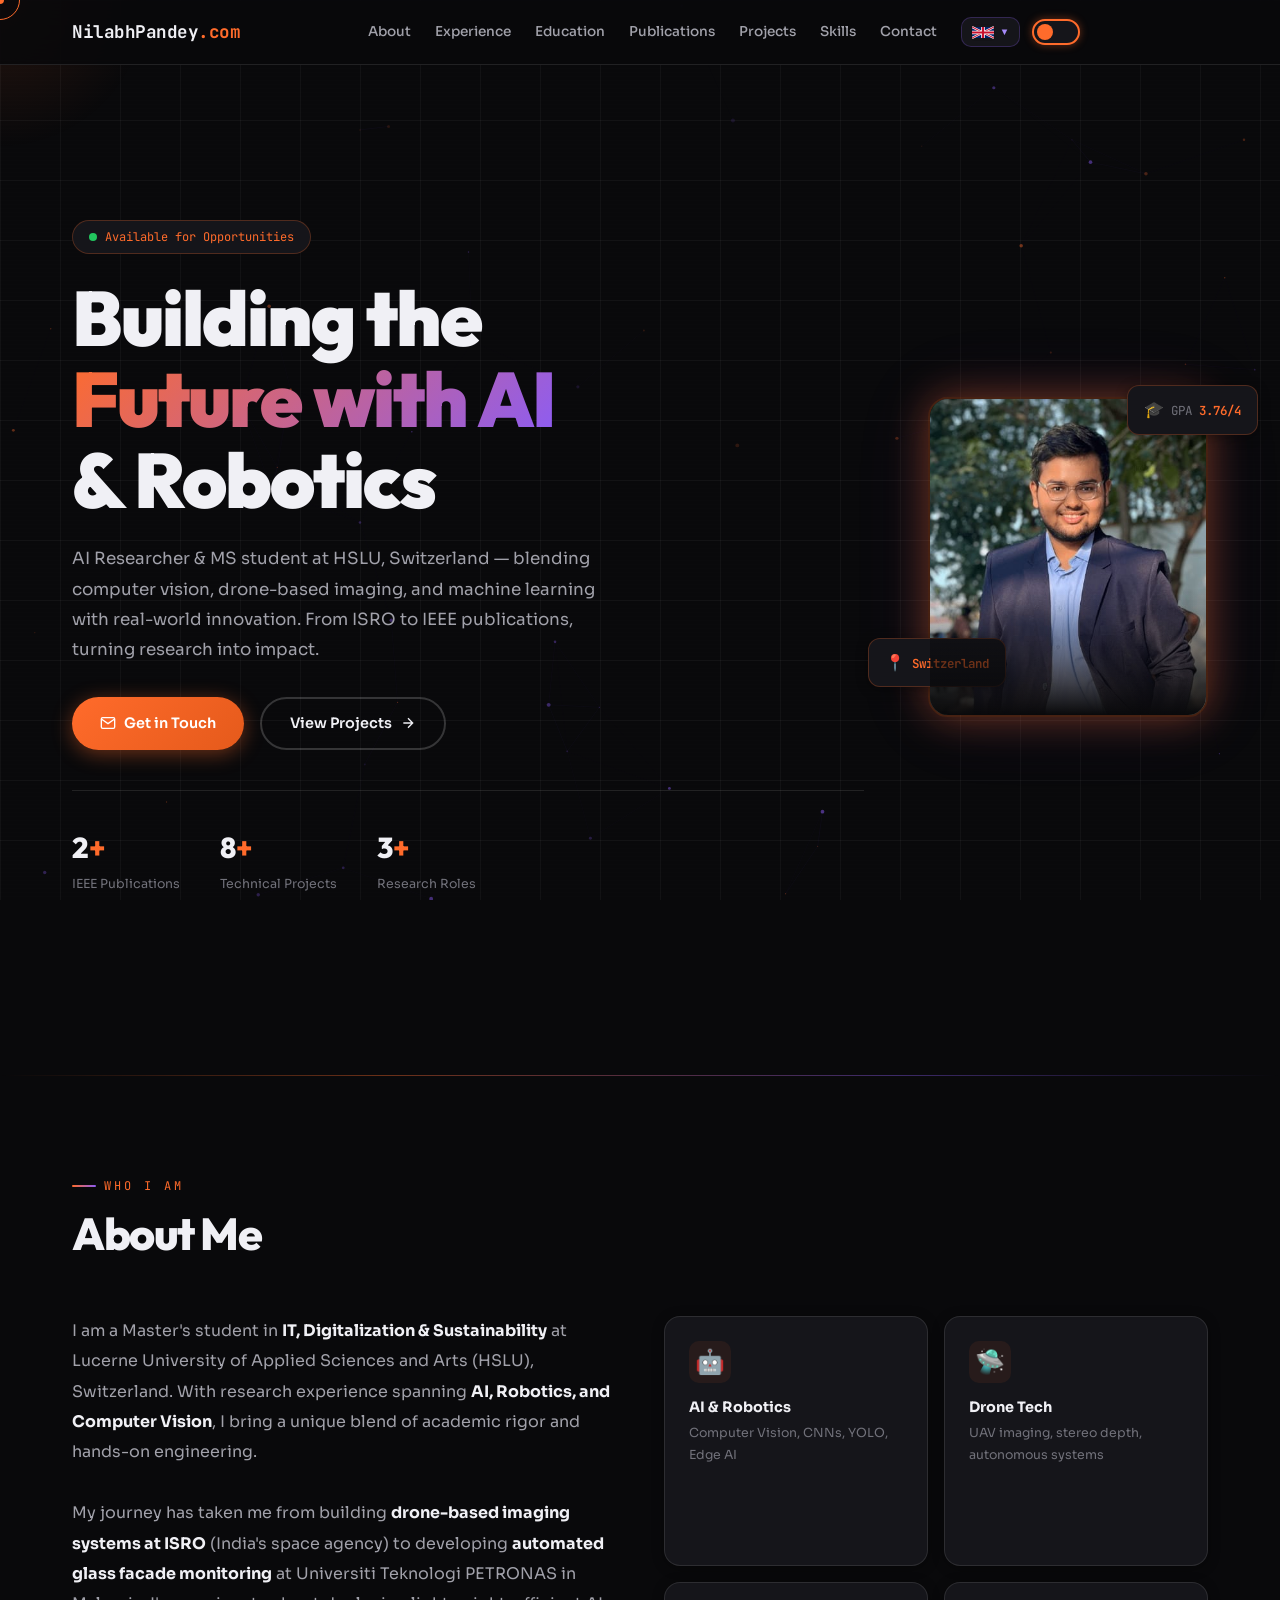
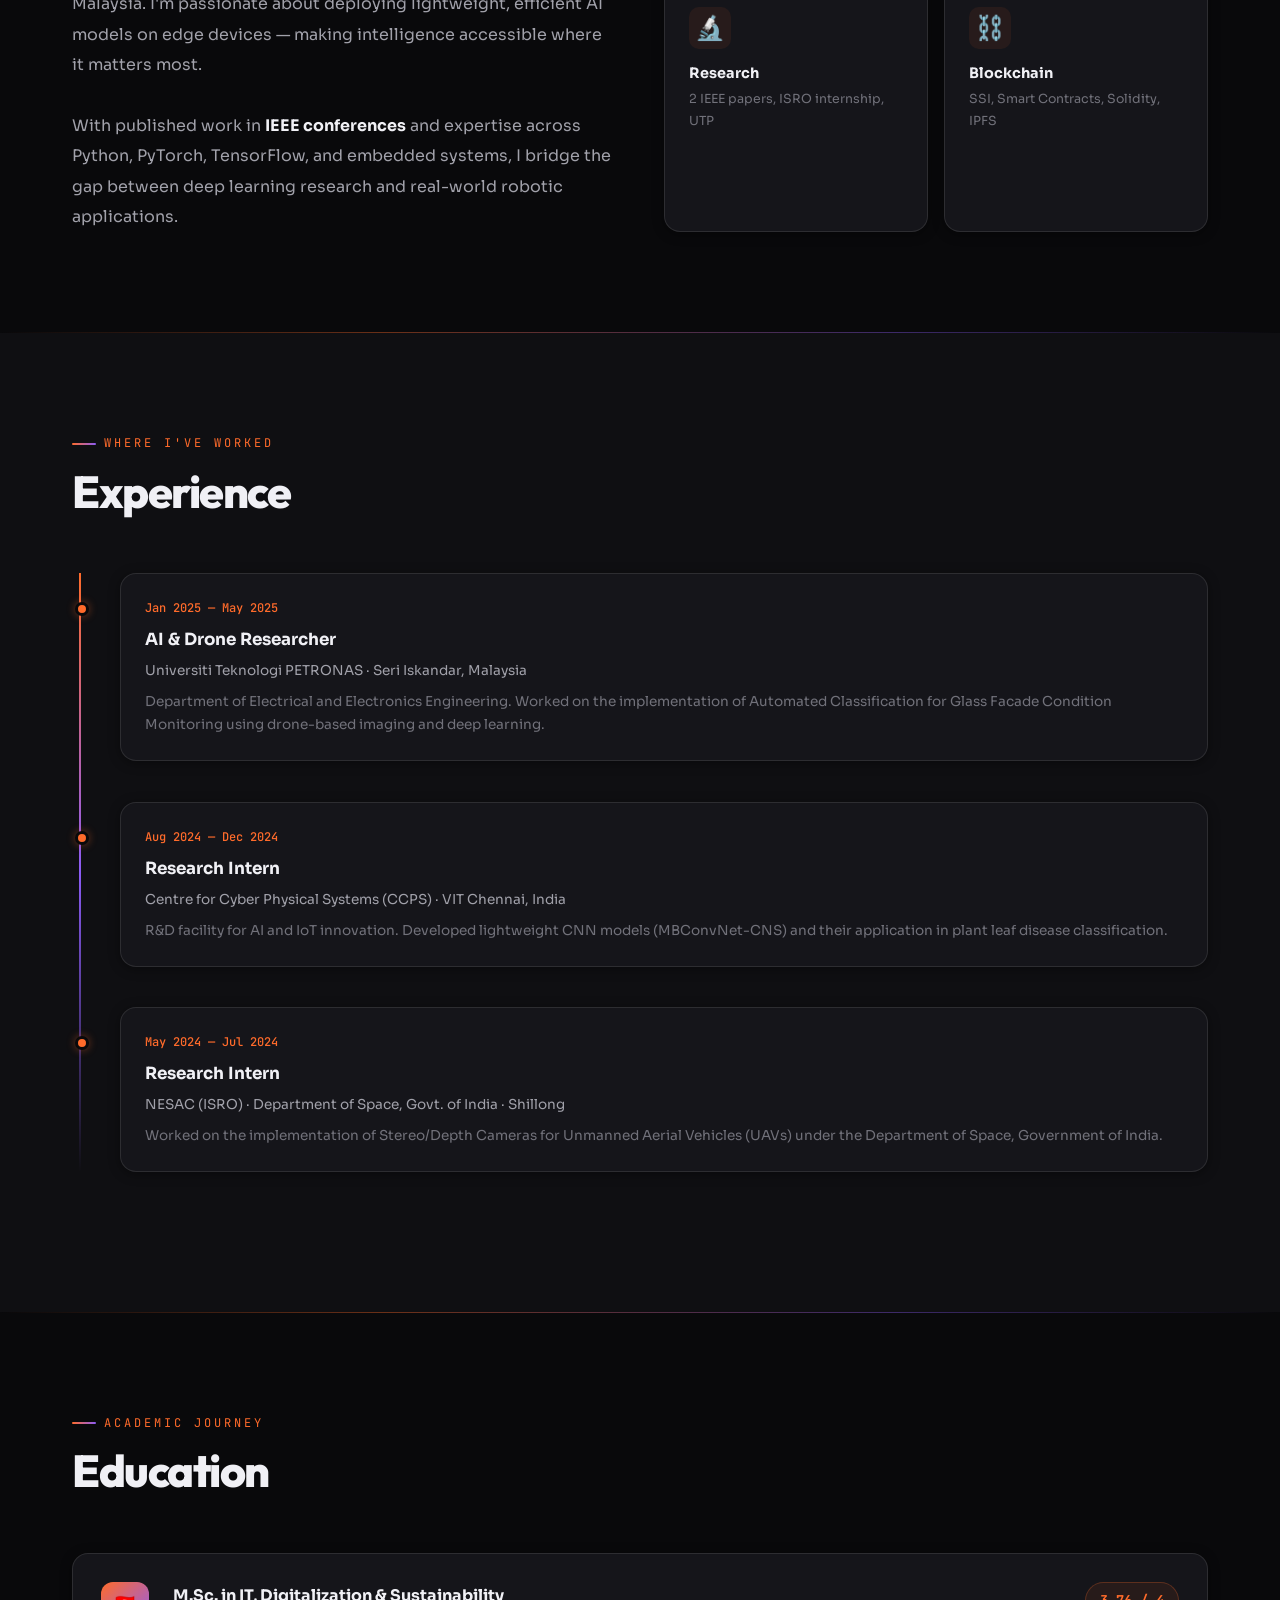
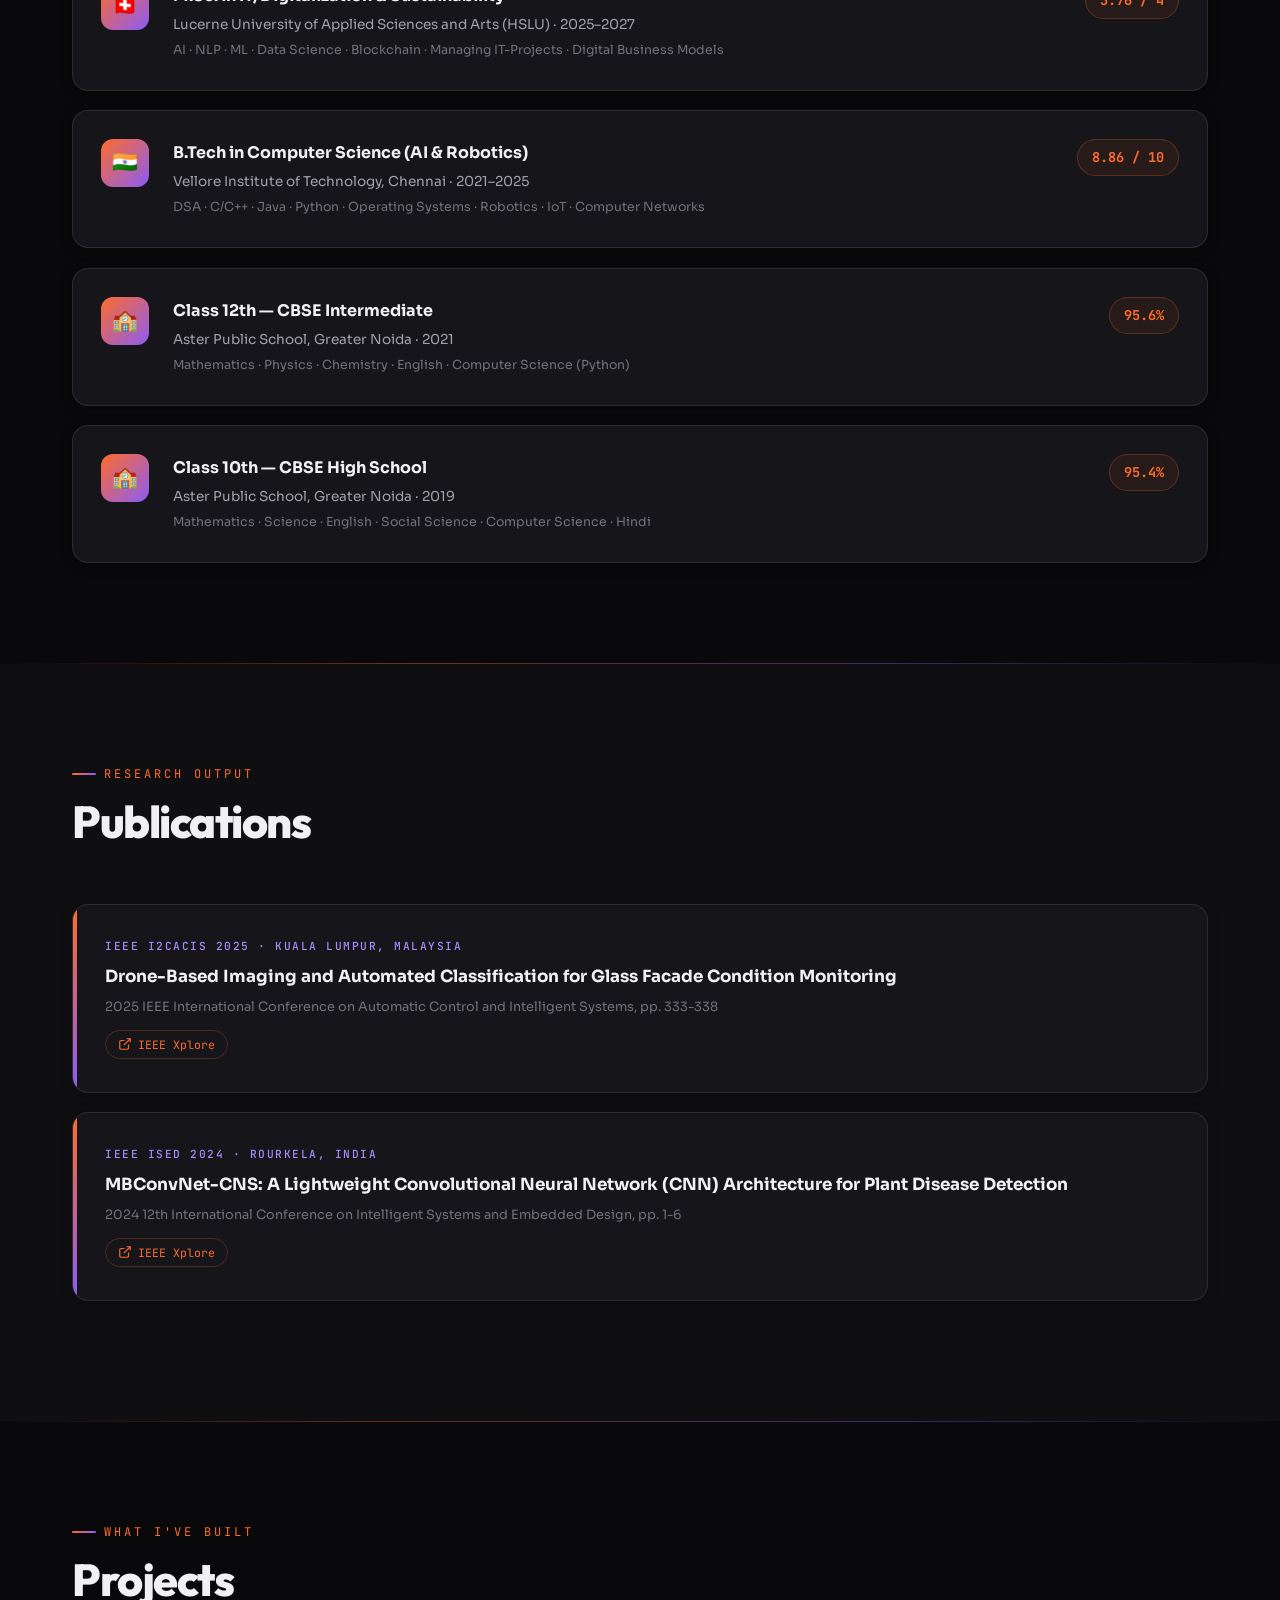
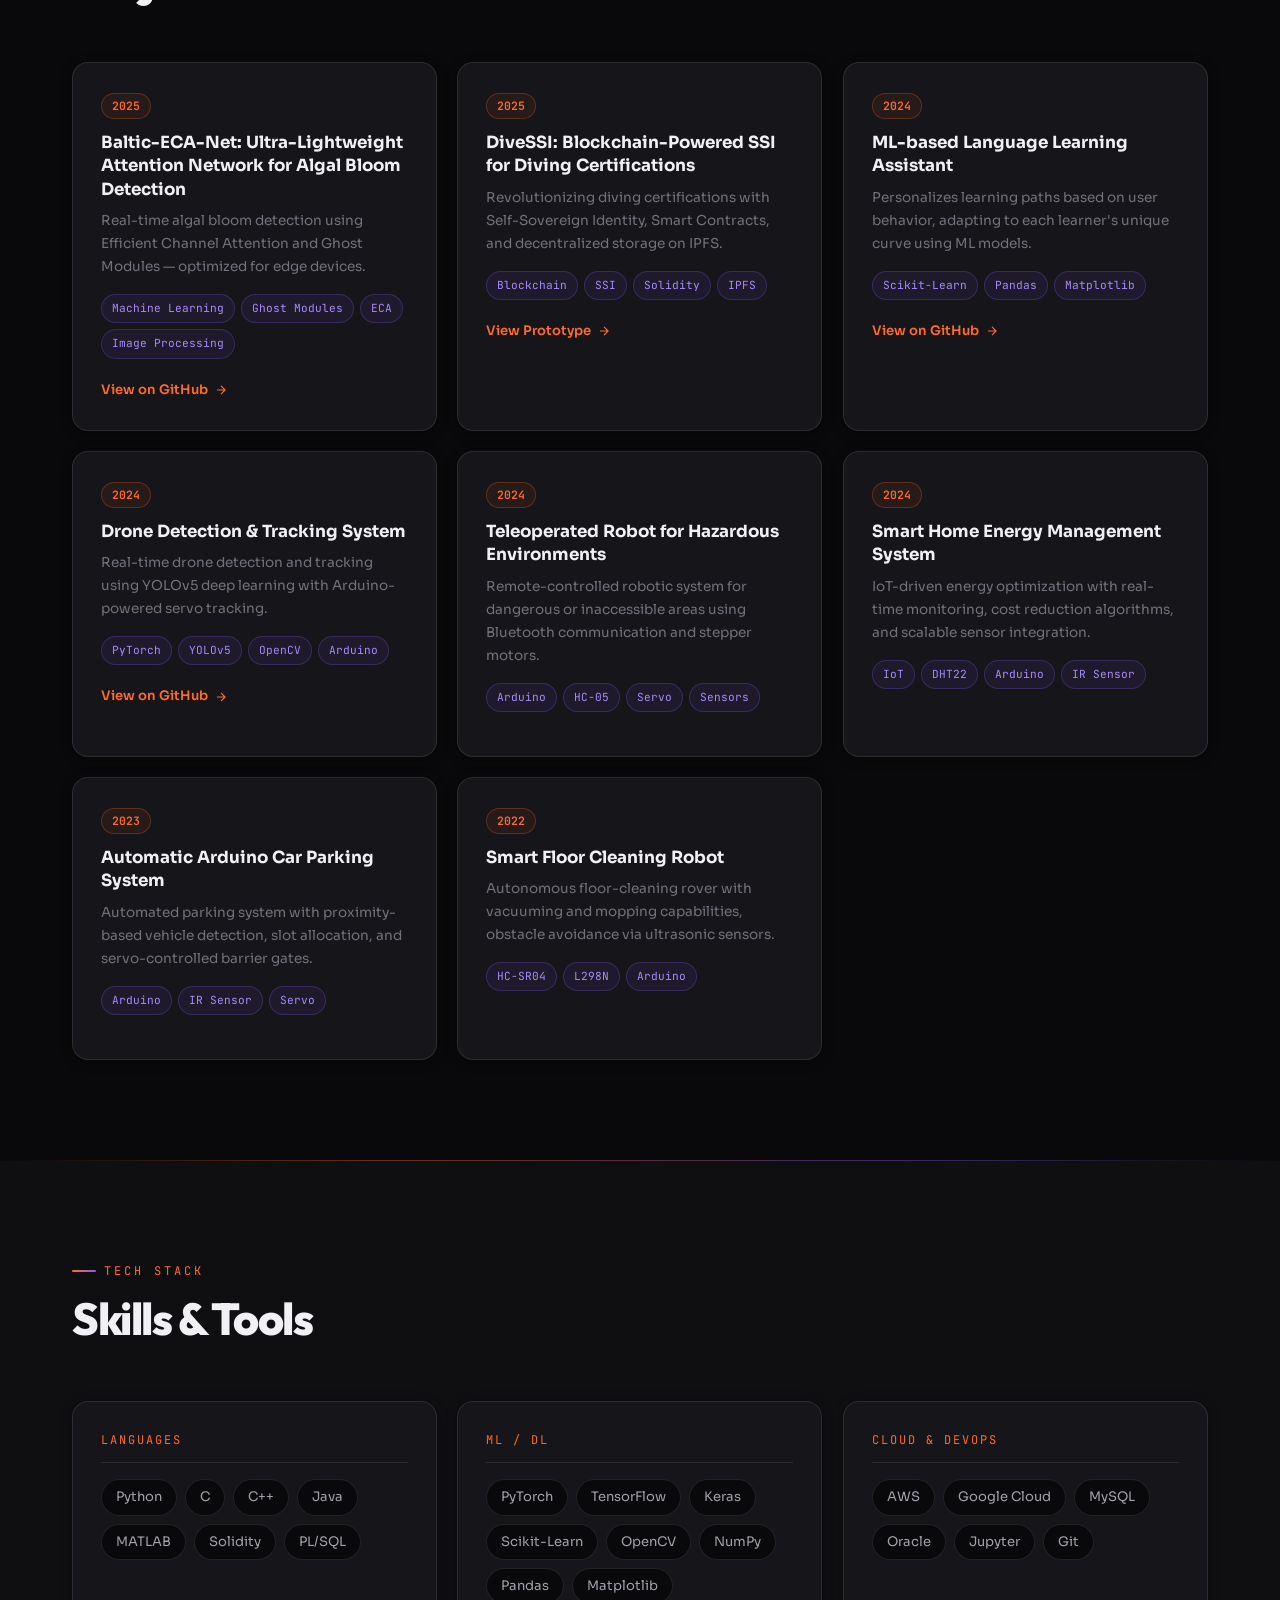
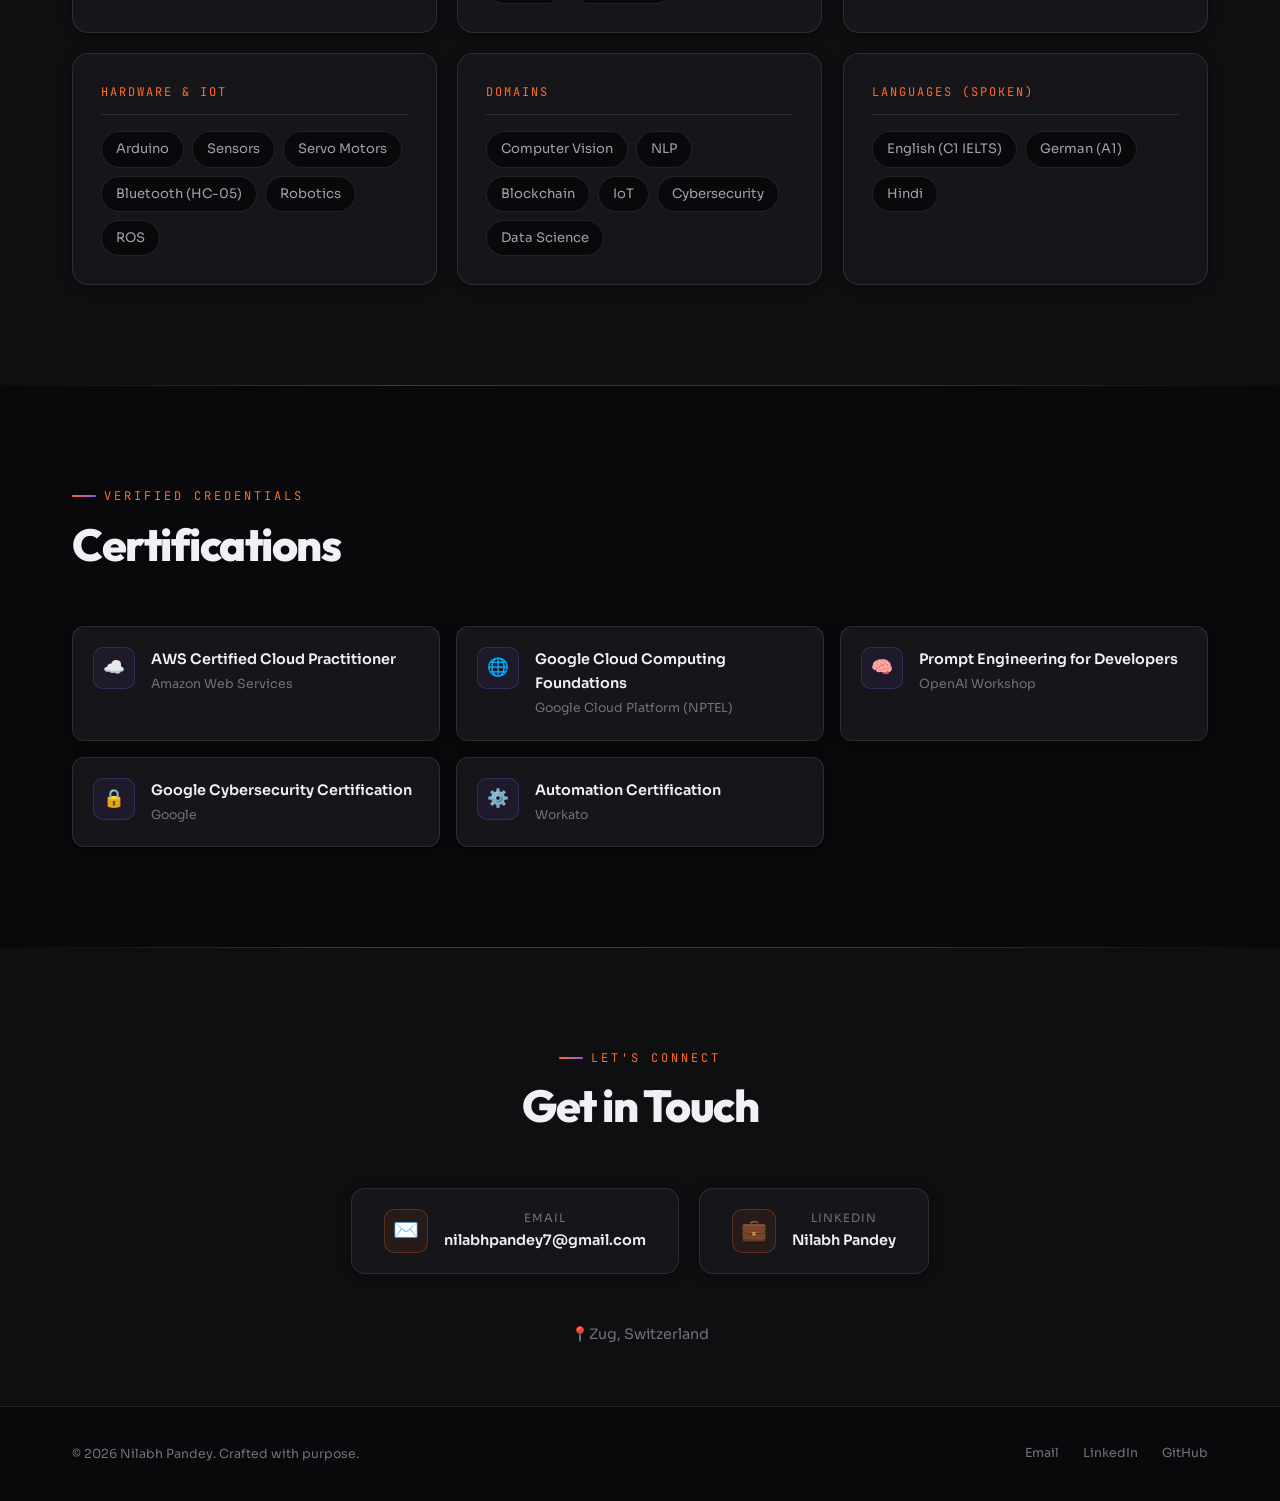
<file: index (3).html>
<!DOCTYPE html>
<html lang="en" data-theme="dark" data-lang="en">
<head>
    <meta charset="UTF-8">
    <meta name="viewport" content="width=device-width, initial-scale=1.0">
    <title>Nilabh Pandey — AI & Robotics Engineer</title>
    <meta name="description" content="Portfolio of Nilabh Pandey">
    <link rel="icon" type="image/svg+xml" href="data:image/svg+xml,%3Csvg xmlns='http://www.w3.org/2000/svg' viewBox='0 0 64 64'%3E%3Crect width='64' height='64' rx='14' fill='%230A0A0B'/%3E%3Ctext x='50%25' y='54%25' dominant-baseline='middle' text-anchor='middle' font-family='Arial,sans-serif' font-weight='900' font-size='40' fill='%23FF6B2B'%3EN%3C/text%3E%3C/svg%3E">
    <link rel="preconnect" href="https://fonts.googleapis.com">
    <link rel="preconnect" href="https://fonts.gstatic.com" crossorigin>
    <link href="https://fonts.googleapis.com/css2?family=JetBrains+Mono:wght@300;400;500;700&family=Outfit:wght@300;400;500;600;700;800;900&family=Sora:wght@300;400;500;600;700&display=swap" rel="stylesheet">
    <style>
        :root {
            --accent: #FF6B2B; --accent-light: #FF8F5C; --accent-glow: rgba(255, 107, 43, 0.4); --accent-subtle: rgba(255, 107, 43, 0.08);
            --purple: #8B5CF6; --purple-light: #A78BFA; --purple-glow: rgba(139, 92, 246, 0.35); --purple-subtle: rgba(139, 92, 246, 0.08);
            --transition: 0.4s cubic-bezier(0.25, 0.46, 0.45, 0.94);
        }
        [data-theme="dark"] {
            --bg: #09090B; --bg-secondary: #0F0F12; --bg-card: #15151A; --bg-card-hover: #1C1C22;
            --text: #F0F0F5; --text-secondary: #A1A1AA; --text-muted: #71717A;
            --border: rgba(255,255,255,0.10); --border-hover: rgba(255,255,255,0.18);
            --border-accent: rgba(255,107,43,0.25); --border-purple: rgba(139,92,246,0.25);
            --nav-bg: rgba(9,9,11,0.88); --toggle-border: var(--accent);
            --card-shadow: 0 2px 12px rgba(0,0,0,0.4); --card-shadow-hover: 0 8px 30px rgba(255,107,43,0.12);
            --section-divider: linear-gradient(90deg, transparent, var(--accent) 30%, var(--purple) 70%, transparent);
        }
        [data-theme="light"] {
            --bg: #FAFAF9; --bg-secondary: #F0F0EE; --bg-card: #FFFFFF; --bg-card-hover: #F7F7F5;
            --text: #18181B; --text-secondary: #52525B; --text-muted: #71717A;
            --border: rgba(0,0,0,0.12); --border-hover: rgba(0,0,0,0.22);
            --border-accent: rgba(255,107,43,0.3); --border-purple: rgba(139,92,246,0.3);
            --nav-bg: rgba(250,250,249,0.88); --toggle-border: var(--purple);
            --card-shadow: 0 2px 12px rgba(0,0,0,0.06); --card-shadow-hover: 0 8px 30px rgba(139,92,246,0.12);
            --section-divider: linear-gradient(90deg, transparent, var(--purple) 30%, var(--accent) 70%, transparent);
        }
        *, *::before, *::after { margin:0; padding:0; box-sizing:border-box; }
        html { scroll-behavior:smooth; scroll-padding-top:80px; cursor:none; }
        body { font-family:'Sora',sans-serif; background:var(--bg); color:var(--text); line-height:1.7; overflow-x:hidden; transition:background var(--transition),color var(--transition); cursor:none; }
        a { color:inherit; text-decoration:none; cursor:none; }
        button { cursor:none; }
        img { max-width:100%; display:block; }
        ::selection { background:var(--accent); color:#fff; }

        .cursor-dot { position:fixed; width:8px; height:8px; background:var(--accent); border-radius:50%; pointer-events:none; z-index:99999; transform:translate(-50%,-50%); transition:width .2s,height .2s,background .3s; }
        .cursor-ring { position:fixed; width:40px; height:40px; border:1.5px solid var(--accent); border-radius:50%; pointer-events:none; z-index:99998; transform:translate(-50%,-50%); transition:width .3s,height .3s,border-color .3s,background .3s; }
        .cursor-ring.hover { width:60px; height:60px; background:var(--accent-glow); border-color:var(--accent); }
        .cursor-dot.hover { width:4px; height:4px; }
        .cursor-glow { position:fixed; width:300px; height:300px; background:radial-gradient(circle,var(--accent-glow) 0%,transparent 70%); border-radius:50%; pointer-events:none; z-index:0; transform:translate(-50%,-50%); opacity:.3; transition:opacity .5s; }

        .grid-bg { position:fixed; inset:0; z-index:0; background-image:linear-gradient(var(--border) 1px,transparent 1px),linear-gradient(90deg,var(--border) 1px,transparent 1px); background-size:60px 60px; opacity:.4; }
        .section-divider { height:1px; background:var(--section-divider); opacity:.4; position:relative; z-index:1; }

        nav { position:fixed; top:0; left:0; right:0; z-index:1000; background:var(--nav-bg); backdrop-filter:blur(20px); -webkit-backdrop-filter:blur(20px); border-bottom:1px solid var(--border); transition:background var(--transition),border-color var(--transition); }
        .nav-inner { max-width:1200px; margin:0 auto; padding:0 2rem; height:64px; display:flex; align-items:center; justify-content:space-between; }
        .nav-logo { font-family:'JetBrains Mono',monospace; font-weight:700; font-size:1.1rem; letter-spacing:-.5px; }
        .nav-logo span { color:var(--accent); }
        .nav-links { display:flex; gap:1.5rem; align-items:center; }
        .nav-links a { font-size:.85rem; font-weight:500; color:var(--text-secondary); transition:color .3s; position:relative; }
        .nav-links a::after { content:''; position:absolute; bottom:-4px; left:0; width:0; height:2px; background:var(--accent); transition:width .3s; }
        .nav-links a:hover { color:var(--text); }
        .nav-links a:hover::after { width:100%; }

        /* ── Scroll Progress Bar ── */
        .scroll-progress { position:fixed; top:0; left:0; height:2px; width:0%; background:linear-gradient(90deg,var(--accent),var(--purple)); z-index:10001; box-shadow:0 0 10px var(--accent-glow); transition:width .1s linear }

        /* ── Animated Pulse Grid Overlay ── */
        @keyframes gridPulse { 0%,100%{opacity:.4}50%{opacity:.55} }
        .grid-bg { animation:gridPulse 8s ease-in-out infinite }

        /* ── Subtle Scanline Effect ── */
        .scanlines { position:fixed; inset:0; pointer-events:none; z-index:1; background:repeating-linear-gradient(0deg,transparent 0,transparent 3px,rgba(255,255,255,.012) 3px,rgba(255,255,255,.012) 4px); mix-blend-mode:overlay; opacity:.5 }
        [data-theme="light"] .scanlines { display:none }

        /* ── Flag Language Switcher ── */
        .lang-switcher { position:relative; flex-shrink:0 }
        .lang-btn { display:flex; align-items:center; gap:6px; padding:5px 10px; background:var(--bg-card); border:1.5px solid var(--border-purple); border-radius:10px; transition:all .3s; cursor:none; line-height:1; height:30px }
        .lang-btn:hover, .lang-btn:focus { border-color:var(--purple); box-shadow:0 0 12px var(--purple-glow); transform:translateY(-1px) }
        .lang-btn .flag-icon { width:22px; height:15px; border-radius:2px; overflow:hidden; display:block; flex-shrink:0; box-shadow:0 0 0 1px rgba(0,0,0,.1) }
        .lang-btn .arrow { font-size:.6rem; color:var(--purple-light); transition:transform .3s }
        .lang-btn.open .arrow { transform:rotate(180deg) }
        .lang-dropdown { position:absolute; top:calc(100% + 8px); right:0; background:var(--bg-card); border:1.5px solid var(--border-purple); border-radius:12px; padding:6px; display:none; flex-direction:column; gap:3px; box-shadow:0 12px 40px rgba(0,0,0,.4),0 0 20px var(--purple-glow); z-index:9999; backdrop-filter:blur(20px); -webkit-backdrop-filter:blur(20px); animation:ddSlide .25s ease-out }
        @keyframes ddSlide { from{opacity:0;transform:translateY(-8px)} to{opacity:1;transform:translateY(0)} }
        .lang-dropdown.open { display:flex }
        .lang-option { padding:7px; border-radius:8px; transition:all .25s; cursor:none; background:none; border:none; display:flex; align-items:center; justify-content:center; min-width:42px }
        .lang-option .flag-icon { width:28px; height:19px; border-radius:3px; overflow:hidden; display:block; box-shadow:0 0 0 1px rgba(0,0,0,.15) }
        .lang-option:hover { background:var(--accent-subtle); transform:scale(1.05) }
        .lang-option.active { background:var(--purple-subtle); box-shadow:inset 0 0 0 1.5px var(--purple) }

        /* ── 3D Card Tilt ── */
        .project-card, .highlight-card, .timeline-item, .pub-card, .edu-card, .skill-group, .cert-card { will-change:transform }

        .theme-toggle { background:var(--bg-card); border:2px solid var(--toggle-border); border-radius:50px; width:48px; height:26px; position:relative; transition:background var(--transition),border-color var(--transition),box-shadow var(--transition); box-shadow:0 0 8px var(--accent-glow); flex-shrink:0; }
        .theme-toggle:hover { box-shadow:0 0 16px var(--accent-glow); }
        .theme-toggle::after { content:''; position:absolute; top:3px; left:3px; width:16px; height:16px; border-radius:50%; background:var(--accent); transition:transform .3s,background .3s; }
        [data-theme="light"] .theme-toggle { border-color:var(--purple); box-shadow:0 0 8px var(--purple-glow); }
        [data-theme="light"] .theme-toggle:hover { box-shadow:0 0 16px var(--purple-glow); }
        [data-theme="light"] .theme-toggle::after { transform:translateX(22px); background:var(--purple); }

        .nav-controls { display:flex; align-items:center; gap:.75rem; }

        .hamburger { display:none; flex-direction:column; gap:5px; background:none; border:none; padding:4px; }
        .hamburger span { width:24px; height:2px; background:var(--text); transition:transform .3s,opacity .3s; border-radius:2px; }

        .hero { min-height:100vh; display:flex; align-items:center; position:relative; z-index:1; overflow:hidden; }
        .hero-inner { max-width:1200px; margin:0 auto; padding:120px 2rem 80px; display:grid; grid-template-columns:1fr auto; gap:4rem; align-items:center; width:100%; }
        .hero-content { position:relative; }
        .hero-tag { display:inline-flex; align-items:center; gap:8px; padding:6px 16px; background:var(--bg-card); border:1px solid var(--border-accent); border-radius:50px; font-family:'JetBrains Mono',monospace; font-size:.75rem; color:var(--accent); margin-bottom:1.5rem; animation:fadeInUp .8s ease both; }
        .hero-tag .pulse { width:8px; height:8px; background:#22c55e; border-radius:50%; animation:pulse 2s infinite; }
        .hero h1 { font-family:'Outfit',sans-serif; font-size:clamp(2.8rem,6vw,5rem); font-weight:900; line-height:1.05; letter-spacing:-2px; margin-bottom:1.5rem; animation:fadeInUp .8s ease .1s both; }
        .hero h1 .gradient-text { background:linear-gradient(135deg,var(--accent),var(--purple)); -webkit-background-clip:text; -webkit-text-fill-color:transparent; background-clip:text; }
        .hero-desc { font-size:1.05rem; color:var(--text-secondary); max-width:540px; line-height:1.8; margin-bottom:2rem; animation:fadeInUp .8s ease .2s both; }
        .hero-buttons { display:flex; gap:1rem; flex-wrap:wrap; animation:fadeInUp .8s ease .3s both; }
        .btn { display:inline-flex; align-items:center; gap:8px; padding:12px 28px; border-radius:50px; font-family:'Sora',sans-serif; font-weight:600; font-size:.9rem; transition:all .3s; border:none; }
        .btn-primary { background:linear-gradient(135deg,var(--accent),#e55a1b); color:#fff; box-shadow:0 4px 20px var(--accent-glow); }
        .btn-primary:hover { transform:translateY(-2px); box-shadow:0 8px 30px var(--accent-glow); }
        .btn-outline { background:transparent; color:var(--text); border:2px solid var(--border-hover); }
        .btn-outline:hover { border-color:var(--purple); color:var(--purple); transform:translateY(-2px); box-shadow:0 4px 20px var(--purple-glow); }

        .hero-image-wrapper { position:relative; animation:fadeInUp .8s ease .4s both; }
        .hero-image-frame { width:280px; height:320px; border-radius:20px; overflow:hidden; border:2px solid var(--border-accent); position:relative; box-shadow:0 0 40px var(--accent-glow),0 0 80px rgba(139,92,246,0.1); }
        .hero-image-frame img { width:100%; height:100%; object-fit:cover; object-position:top; }
        .hero-image-frame::before { content:''; position:absolute; inset:0; background:linear-gradient(to top,var(--bg) 0%,transparent 40%); z-index:1; pointer-events:none; }
        .hero-float-badge { position:absolute; background:var(--bg-card); border:1px solid var(--border-accent); border-radius:12px; padding:10px 16px; font-size:.78rem; font-family:'JetBrains Mono',monospace; backdrop-filter:blur(10px); white-space:nowrap; box-shadow:var(--card-shadow); }
        .hero-float-badge.top-right { top:-12px; right:-50px; animation:float 4s ease-in-out infinite; }
        .hero-float-badge.bottom-left { bottom:30px; left:-60px; animation:float 4s ease-in-out 1s infinite; }
        .hero-float-badge .badge-icon { font-size:1rem; }
        .hero-float-badge .badge-label { color:var(--text-muted); }
        .hero-float-badge .badge-value { color:var(--accent); font-weight:600; }
        .hero-stats { display:flex; gap:2.5rem; margin-top:2.5rem; padding-top:2rem; border-top:1px solid var(--border); animation:fadeInUp .8s ease .5s both; }
        .hero-stat-number { font-family:'Outfit',sans-serif; font-size:1.8rem; font-weight:800; color:var(--text); }
        .hero-stat-number span { color:var(--accent); }
        .hero-stat-label { font-size:.78rem; color:var(--text-muted); margin-top:2px; }

        section { position:relative; z-index:1; padding:100px 0; }
        .container { max-width:1200px; margin:0 auto; padding:0 2rem; }
        .section-header { margin-bottom:3.5rem; }
        .section-label { font-family:'JetBrains Mono',monospace; font-size:.75rem; color:var(--accent); text-transform:uppercase; letter-spacing:3px; margin-bottom:.75rem; display:flex; align-items:center; gap:.5rem; }
        .section-label::before { content:''; display:inline-block; width:24px; height:2px; background:linear-gradient(90deg,var(--accent),var(--purple)); border-radius:2px; }
        .section-title { font-family:'Outfit',sans-serif; font-size:clamp(2rem,4vw,2.8rem); font-weight:800; letter-spacing:-1.5px; line-height:1.15; }

        .about-grid { display:grid; grid-template-columns:1fr 1fr; gap:3rem; }
        .about-text { font-size:1rem; color:var(--text-secondary); line-height:1.9; }
        .about-text strong { color:var(--text); }
        .about-highlights { display:grid; grid-template-columns:1fr 1fr; gap:1rem; }
        .highlight-card { background:var(--bg-card); border:1.5px solid var(--border); border-radius:16px; padding:1.5rem; transition:all .3s; box-shadow:var(--card-shadow); }
        .highlight-card:hover { border-color:var(--accent); transform:translateY(-3px); box-shadow:var(--card-shadow-hover); }
        .highlight-icon { font-size:1.5rem; margin-bottom:.75rem; width:42px; height:42px; display:flex; align-items:center; justify-content:center; background:var(--accent-subtle); border-radius:10px; }
        .highlight-title { font-weight:700; font-size:.9rem; margin-bottom:.25rem; color:var(--text); }
        .highlight-desc { font-size:.78rem; color:var(--text-muted); }

        .timeline { position:relative; padding-left:3rem; }
        .timeline::before { content:''; position:absolute; left:7px; top:0; bottom:0; width:2px; background:linear-gradient(to bottom,var(--accent),var(--purple),transparent); }
        .timeline-item { position:relative; margin-bottom:2.5rem; padding:1.5rem; background:var(--bg-card); border:1.5px solid var(--border); border-radius:16px; transition:all .3s; box-shadow:var(--card-shadow); }
        .timeline-item:hover { border-color:var(--accent); transform:translateX(6px); box-shadow:var(--card-shadow-hover); }
        .timeline-item::before { content:''; position:absolute; left:-2.88rem; top:1.75rem; width:14px; height:14px; background:var(--accent); border-radius:50%; border:3px solid var(--bg); box-shadow:0 0 8px var(--accent-glow); }
        .timeline-date { font-family:'JetBrains Mono',monospace; font-size:.75rem; color:var(--accent); margin-bottom:.5rem; font-weight:500; }
        .timeline-role { font-weight:700; font-size:1.05rem; margin-bottom:.25rem; color:var(--text); }
        .timeline-org { font-size:.85rem; color:var(--text-secondary); margin-bottom:.5rem; }
        .timeline-desc { font-size:.85rem; color:var(--text-muted); line-height:1.7; }

        .edu-grid { display:grid; gap:1.25rem; }
        .edu-card { background:var(--bg-card); border:1.5px solid var(--border); border-radius:16px; padding:1.75rem; display:grid; grid-template-columns:auto 1fr auto; gap:1.5rem; align-items:start; transition:all .3s; box-shadow:var(--card-shadow); }
        .edu-card:hover { border-color:var(--purple); transform:translateY(-2px); box-shadow:var(--card-shadow-hover); }
        .edu-icon { width:48px; height:48px; border-radius:12px; display:flex; align-items:center; justify-content:center; font-size:1.3rem; background:linear-gradient(135deg,var(--accent),var(--purple)); flex-shrink:0; }
        .edu-degree { font-weight:700; font-size:1rem; margin-bottom:.25rem; color:var(--text); }
        .edu-school { font-size:.85rem; color:var(--text-secondary); margin-bottom:.25rem; }
        .edu-coursework { font-size:.78rem; color:var(--text-muted); }
        .edu-gpa { font-family:'JetBrains Mono',monospace; font-size:.85rem; font-weight:700; color:var(--accent); background:var(--accent-subtle); border:1.5px solid var(--border-accent); padding:6px 14px; border-radius:50px; white-space:nowrap; height:fit-content; }

        .pub-card { background:var(--bg-card); border:1.5px solid var(--border); border-radius:16px; padding:2rem; margin-bottom:1.25rem; position:relative; overflow:hidden; transition:all .3s; box-shadow:var(--card-shadow); }
        .pub-card:hover { border-color:var(--purple); transform:translateY(-2px); box-shadow:var(--card-shadow-hover); }
        .pub-card::before { content:''; position:absolute; top:0; left:0; width:4px; height:100%; background:linear-gradient(to bottom,var(--accent),var(--purple)); }
        .pub-venue { font-family:'JetBrains Mono',monospace; font-size:.7rem; color:var(--purple-light); text-transform:uppercase; letter-spacing:1.5px; margin-bottom:.5rem; font-weight:500; }
        .pub-title { font-weight:700; font-size:1.05rem; margin-bottom:.5rem; line-height:1.5; color:var(--text); }
        .pub-details { font-size:.8rem; color:var(--text-muted); line-height:1.6; }
        .pub-doi { display:inline-flex; align-items:center; gap:6px; margin-top:.75rem; font-family:'JetBrains Mono',monospace; font-size:.72rem; color:var(--accent); padding:4px 12px; border:1.5px solid var(--border-accent); border-radius:50px; transition:all .3s; }
        .pub-doi:hover { border-color:var(--accent); background:var(--accent-subtle); box-shadow:0 0 12px var(--accent-glow); }

        .projects-grid { display:grid; grid-template-columns:repeat(auto-fill,minmax(350px,1fr)); gap:1.25rem; }
        .project-card { background:var(--bg-card); border:1.5px solid var(--border); border-radius:16px; padding:1.75rem; transition:all .4s; position:relative; overflow:hidden; box-shadow:var(--card-shadow); }
        .project-card::after { content:''; position:absolute; top:0; left:0; right:0; height:3px; background:linear-gradient(90deg,var(--accent),var(--purple)); opacity:0; transition:opacity .3s; }
        .project-card:hover { border-color:var(--accent); transform:translateY(-4px); box-shadow:var(--card-shadow-hover); }
        .project-card:hover::after { opacity:1; }
        .project-year { font-family:'JetBrains Mono',monospace; font-size:.72rem; color:var(--accent); margin-bottom:.75rem; font-weight:600; padding:2px 10px; background:var(--accent-subtle); border:1px solid var(--border-accent); border-radius:50px; display:inline-block; }
        .project-name { font-weight:700; font-size:1.05rem; margin-bottom:.5rem; line-height:1.4; color:var(--text); }
        .project-desc { font-size:.85rem; color:var(--text-muted); line-height:1.7; margin-bottom:1rem; }
        .project-tags { display:flex; flex-wrap:wrap; gap:6px; margin-bottom:1rem; }
        .project-tag { padding:4px 10px; background:var(--purple-subtle); border:1px solid var(--border-purple); border-radius:50px; font-size:.7rem; font-family:'JetBrains Mono',monospace; color:var(--purple-light); }
        .project-link { display:inline-flex; align-items:center; gap:6px; font-size:.82rem; font-weight:600; color:var(--accent); transition:gap .3s; }
        .project-link:hover { gap:10px; }

        .skills-grid { display:grid; grid-template-columns:repeat(auto-fill,minmax(280px,1fr)); gap:1.25rem; }
        .skill-group { background:var(--bg-card); border:1.5px solid var(--border); border-radius:16px; padding:1.75rem; transition:all .3s; box-shadow:var(--card-shadow); }
        .skill-group:hover { border-color:var(--accent); transform:translateY(-2px); box-shadow:var(--card-shadow-hover); }
        .skill-group-title { font-family:'JetBrains Mono',monospace; font-size:.75rem; color:var(--accent); text-transform:uppercase; letter-spacing:2px; margin-bottom:1rem; padding-bottom:.75rem; border-bottom:1px solid var(--border); }
        .skill-pills { display:flex; flex-wrap:wrap; gap:8px; }
        .skill-pill { padding:6px 14px; background:var(--bg); border:1.5px solid var(--border); border-radius:50px; font-size:.82rem; color:var(--text-secondary); transition:all .3s; }
        .skill-pill:hover { border-color:var(--accent); color:var(--accent); background:var(--accent-subtle); box-shadow:0 0 12px var(--accent-glow); }

        .certs-grid { display:grid; grid-template-columns:repeat(auto-fill,minmax(340px,1fr)); gap:1rem; }
        .cert-card { background:var(--bg-card); border:1.5px solid var(--border); border-radius:12px; padding:1.25rem; display:flex; gap:1rem; align-items:start; transition:all .3s; box-shadow:var(--card-shadow); }
        .cert-card:hover { border-color:var(--purple); transform:translateY(-2px); box-shadow:var(--card-shadow-hover); }
        .cert-badge { width:42px; height:42px; border-radius:10px; display:flex; align-items:center; justify-content:center; font-size:1.1rem; flex-shrink:0; background:var(--purple-subtle); border:1.5px solid var(--border-purple); }
        .cert-name { font-weight:600; font-size:.9rem; margin-bottom:.15rem; color:var(--text); }
        .cert-issuer { font-size:.78rem; color:var(--text-muted); }

        .contact-section { text-align:center; padding-bottom:60px; }
        .contact-section .section-header { display:flex; flex-direction:column; align-items:center; }
        .contact-cards { display:flex; justify-content:center; gap:1.25rem; flex-wrap:wrap; margin-bottom:3rem; }
        .contact-card { background:var(--bg-card); border:1.5px solid var(--border); border-radius:14px; padding:1.25rem 2rem; display:flex; align-items:center; gap:1rem; transition:all .3s; box-shadow:var(--card-shadow); }
        .contact-card:hover { border-color:var(--accent); transform:translateY(-3px); box-shadow:var(--card-shadow-hover); }
        .contact-card-icon { font-size:1.3rem; width:44px; height:44px; display:flex; align-items:center; justify-content:center; background:var(--accent-subtle); border:1px solid var(--border-accent); border-radius:10px; }
        .contact-card-label { font-size:.72rem; color:var(--text-muted); text-transform:uppercase; letter-spacing:1px; }
        .contact-card-value { font-weight:600; font-size:.9rem; color:var(--text); }

        footer { position:relative; z-index:1; border-top:1px solid var(--border); padding:2rem 0; text-align:center; }
        .footer-inner { max-width:1200px; margin:0 auto; padding:0 2rem; display:flex; justify-content:space-between; align-items:center; }
        .footer-copy { font-size:.78rem; color:var(--text-muted); }
        .footer-links { display:flex; gap:1.5rem; }
        .footer-links a { font-size:.78rem; color:var(--text-muted); transition:color .3s; padding:4px 0; border-bottom:1px solid transparent; }
        .footer-links a:hover { color:var(--accent); border-bottom-color:var(--accent); }

        .reveal { opacity:0; transform:translateY(30px); transition:opacity .7s ease,transform .7s ease; }
        .reveal.visible { opacity:1; transform:translateY(0); }

        @keyframes fadeInUp { from{opacity:0;transform:translateY(30px)} to{opacity:1;transform:translateY(0)} }
        @keyframes pulse { 0%,100%{opacity:1;transform:scale(1)} 50%{opacity:.5;transform:scale(1.5)} }
        @keyframes float { 0%,100%{transform:translateY(0)} 50%{transform:translateY(-10px)} }

        .mobile-menu { display:none; position:fixed; inset:0; background:var(--bg); z-index:999; flex-direction:column; align-items:center; justify-content:center; gap:2rem; opacity:0; pointer-events:none; transition:opacity .3s; }
        .mobile-menu.open { opacity:1; pointer-events:all; }
        .mobile-menu a { font-size:1.5rem; font-weight:700; color:var(--text); }
        .mobile-close { position:absolute; top:1.25rem; right:2rem; font-size:2rem; background:none; border:none; color:var(--text); }

        @media(max-width:900px){.hero-inner{grid-template-columns:1fr;gap:2rem}.hero-image-wrapper{display:flex;justify-content:center;order:-1}.hero-float-badge{display:none}.about-grid{grid-template-columns:1fr}.projects-grid{grid-template-columns:1fr}.certs-grid{grid-template-columns:1fr}.edu-card{grid-template-columns:1fr}.edu-gpa{justify-self:start}.edu-icon{display:none}.footer-inner{flex-direction:column;gap:1rem}}
        @media(max-width:768px){.nav-links{display:none}.hamburger{display:flex}.mobile-menu{display:flex}.hero h1{letter-spacing:-1px}.hero-stats{gap:1.5rem}.hero-image-frame{width:200px;height:240px}.cursor-dot,.cursor-ring,.cursor-glow{display:none}html,body,a,button{cursor:auto}section{padding:60px 0}.nav-controls{gap:.5rem}}
        @media(max-width:480px){.contact-cards{flex-direction:column;align-items:center}.contact-card{width:100%}.skills-grid{grid-template-columns:1fr}}

        #particles-canvas { position:fixed; inset:0; z-index:0; pointer-events:none; }
    </style>
</head>
<body>
    <div class="cursor-dot" id="cursorDot"></div>
    <div class="cursor-ring" id="cursorRing"></div>
    <div class="cursor-glow" id="cursorGlow"></div>
    <div class="grid-bg"></div>
    <div class="scanlines"></div>
    <div class="scroll-progress" id="scrollProgress"></div>
    <canvas id="particles-canvas"></canvas>

    <!-- ── SVG FLAG DEFINITIONS (cross-platform, always visible) ── -->
    <svg width="0" height="0" style="position:absolute" aria-hidden="true">
        <defs>
            <symbol id="flag-en" viewBox="0 0 60 30">
                <rect width="60" height="30" fill="#012169"/>
                <path d="M0,0 L60,30 M60,0 L0,30" stroke="#fff" stroke-width="6"/>
                <path d="M0,0 L60,30 M60,0 L0,30" stroke="#C8102E" stroke-width="3"/>
                <path d="M30,0 V30 M0,15 H60" stroke="#fff" stroke-width="10"/>
                <path d="M30,0 V30 M0,15 H60" stroke="#C8102E" stroke-width="6"/>
            </symbol>
            <symbol id="flag-de" viewBox="0 0 5 3">
                <rect width="5" height="1" fill="#000"/>
                <rect width="5" height="1" y="1" fill="#DD0000"/>
                <rect width="5" height="1" y="2" fill="#FFCE00"/>
            </symbol>
            <symbol id="flag-fr" viewBox="0 0 3 2">
                <rect width="1" height="2" fill="#0055A4"/>
                <rect width="1" height="2" x="1" fill="#fff"/>
                <rect width="1" height="2" x="2" fill="#EF4135"/>
            </symbol>
            <symbol id="flag-pt" viewBox="0 0 60 40">
                <rect width="24" height="40" fill="#006633"/>
                <rect width="36" height="40" x="24" fill="#FF0000"/>
                <circle cx="24" cy="20" r="7" fill="#FFCC00"/>
                <circle cx="24" cy="20" r="4" fill="#fff"/>
                <circle cx="24" cy="20" r="2.2" fill="#003399"/>
            </symbol>
            <symbol id="flag-es" viewBox="0 0 6 4">
                <rect width="6" height="1" fill="#AA151B"/>
                <rect width="6" height="2" y="1" fill="#F1BF00"/>
                <rect width="6" height="1" y="3" fill="#AA151B"/>
            </symbol>
            <symbol id="flag-in" viewBox="0 0 9 6">
                <rect width="9" height="2" fill="#FF9933"/>
                <rect width="9" height="2" y="2" fill="#fff"/>
                <rect width="9" height="2" y="4" fill="#138808"/>
                <circle cx="4.5" cy="3" r="0.7" fill="none" stroke="#000080" stroke-width="0.15"/>
            </symbol>
        </defs>
    </svg>

    <nav>
        <div class="nav-inner">
            <a href="#" class="nav-logo">NilabhPandey<span>.com</span></a>
            <div class="nav-links">
                <a href="#about" data-i18n="nav_about">About</a>
                <a href="#experience" data-i18n="nav_exp">Experience</a>
                <a href="#education" data-i18n="nav_edu">Education</a>
                <a href="#publications" data-i18n="nav_pub">Publications</a>
                <a href="#projects" data-i18n="nav_proj">Projects</a>
                <a href="#skills" data-i18n="nav_skills">Skills</a>
                <a href="#contact" data-i18n="nav_contact">Contact</a>
                <div class="nav-controls">
                    <div class="lang-switcher">
                        <button class="lang-btn" id="langBtn" aria-label="Language">
                            <svg class="flag-icon" id="langBtnFlag"><use href="#flag-en"/></svg>
                            <span class="arrow">▼</span>
                        </button>
                        <div class="lang-dropdown" id="langDropdown">
                            <button class="lang-option active" data-lang="en" aria-label="English"><svg class="flag-icon"><use href="#flag-en"/></svg></button>
                            <button class="lang-option" data-lang="de" aria-label="Deutsch"><svg class="flag-icon"><use href="#flag-de"/></svg></button>
                            <button class="lang-option" data-lang="fr" aria-label="Français"><svg class="flag-icon"><use href="#flag-fr"/></svg></button>
                            <button class="lang-option" data-lang="pt" aria-label="Português"><svg class="flag-icon"><use href="#flag-pt"/></svg></button>
                            <button class="lang-option" data-lang="es" aria-label="Español"><svg class="flag-icon"><use href="#flag-es"/></svg></button>
                            <button class="lang-option" data-lang="hi" aria-label="हिन्दी"><svg class="flag-icon"><use href="#flag-in"/></svg></button>
                        </div>
                    </div>
                    <button class="theme-toggle" id="themeToggle" aria-label="Toggle theme"></button>
                </div>
            </div>
            <div class="nav-controls">
                <button class="hamburger" id="hamburgerBtn" aria-label="Menu"><span></span><span></span><span></span></button>
            </div>
        </div>
    </nav>

    <div class="mobile-menu" id="mobileMenu">
        <button class="mobile-close" id="mobileClose">&times;</button>
        <a href="#about" onclick="closeMobile()" data-i18n="nav_about">About</a>
        <a href="#experience" onclick="closeMobile()" data-i18n="nav_exp">Experience</a>
        <a href="#education" onclick="closeMobile()" data-i18n="nav_edu">Education</a>
        <a href="#publications" onclick="closeMobile()" data-i18n="nav_pub">Publications</a>
        <a href="#projects" onclick="closeMobile()" data-i18n="nav_proj">Projects</a>
        <a href="#skills" onclick="closeMobile()" data-i18n="nav_skills">Skills</a>
        <a href="#contact" onclick="closeMobile()" data-i18n="nav_contact">Contact</a>
        <button class="theme-toggle" onclick="toggleTheme()" style="margin-top:1rem"></button>
    </div>

    <section class="hero" id="hero">
        <div class="hero-inner">
            <div class="hero-content">
                <div class="hero-tag"><span class="pulse"></span> <span data-i18n="hero_tag">Available for Opportunities</span></div>
                <h1 data-i18n-html="hero_title">Building the<br><span class="gradient-text">Future with AI</span><br>& Robotics</h1>
                <p class="hero-desc" data-i18n="hero_desc">AI Researcher & MS student at HSLU, Switzerland — blending computer vision, drone-based imaging, and machine learning with real-world innovation. From ISRO to IEEE publications, turning research into impact.</p>
                <div class="hero-buttons">
                    <a href="#contact" class="btn btn-primary"><svg width="16" height="16" fill="none" stroke="currentColor" stroke-width="2" viewBox="0 0 24 24"><path d="M4 4h16c1.1 0 2 .9 2 2v12c0 1.1-.9 2-2 2H4c-1.1 0-2-.9-2-2V6c0-1.1.9-2 2-2z"/><path d="M22 6l-10 7L2 6"/></svg> <span data-i18n="hero_cta">Get in Touch</span></a>
                    <a href="#projects" class="btn btn-outline"><span data-i18n="hero_cta2">View Projects</span> <svg width="16" height="16" fill="none" stroke="currentColor" stroke-width="2" viewBox="0 0 24 24"><path d="M5 12h14M12 5l7 7-7 7"/></svg></a>
                </div>
                <div class="hero-stats">
                    <div><div class="hero-stat-number">2<span>+</span></div><div class="hero-stat-label" data-i18n="stat_pub">IEEE Publications</div></div>
                    <div><div class="hero-stat-number">8<span>+</span></div><div class="hero-stat-label" data-i18n="stat_proj">Technical Projects</div></div>
                    <div><div class="hero-stat-number">3<span>+</span></div><div class="hero-stat-label" data-i18n="stat_roles">Research Roles</div></div>
                </div>
            </div>
            <div class="hero-image-wrapper">
                <div class="hero-image-frame"><img src="Nilabh_Pandey_Image.jpg" alt="Nilabh Pandey"></div>
                <div class="hero-float-badge top-right"><span class="badge-icon">🎓</span>&nbsp;<span class="badge-label">GPA</span>&nbsp;<span class="badge-value">3.76/4</span></div>
                <div class="hero-float-badge bottom-left"><span class="badge-icon">📍</span>&nbsp;<span class="badge-value" data-i18n="badge_loc">Switzerland</span></div>
            </div>
        </div>
    </section>
    <div class="section-divider"></div>

    <section id="about">
        <div class="container">
            <div class="section-header reveal"><div class="section-label" data-i18n="label_about">Who I Am</div><h2 class="section-title" data-i18n="title_about">About Me</h2></div>
            <div class="about-grid">
                <div class="about-text reveal" data-i18n-html="about_text">
                    <p>I am a Master's student in <strong>IT, Digitalization &amp; Sustainability</strong> at Lucerne University of Applied Sciences and Arts (HSLU), Switzerland. With research experience spanning <strong>AI, Robotics, and Computer Vision</strong>, I bring a unique blend of academic rigor and hands-on engineering.</p><br>
                    <p>My journey has taken me from building <strong>drone-based imaging systems at ISRO</strong> (India's space agency) to developing <strong>automated glass facade monitoring</strong> at Universiti Teknologi PETRONAS in Malaysia. I'm passionate about deploying lightweight, efficient AI models on edge devices — making intelligence accessible where it matters most.</p><br>
                    <p>With published work in <strong>IEEE conferences</strong> and expertise across Python, PyTorch, TensorFlow, and embedded systems, I bridge the gap between deep learning research and real-world robotic applications.</p>
                </div>
                <div class="about-highlights reveal">
                    <div class="highlight-card"><div class="highlight-icon">🤖</div><div class="highlight-title" data-i18n="hl_ai">AI & Robotics</div><div class="highlight-desc" data-i18n="hl_ai_d">Computer Vision, CNNs, YOLO, Edge AI</div></div>
                    <div class="highlight-card"><div class="highlight-icon">🛸</div><div class="highlight-title" data-i18n="hl_drone">Drone Tech</div><div class="highlight-desc" data-i18n="hl_drone_d">UAV imaging, stereo depth, autonomous systems</div></div>
                    <div class="highlight-card"><div class="highlight-icon">🔬</div><div class="highlight-title" data-i18n="hl_research">Research</div><div class="highlight-desc" data-i18n="hl_research_d">2 IEEE papers, ISRO internship, UTP</div></div>
                    <div class="highlight-card"><div class="highlight-icon">⛓️</div><div class="highlight-title">Blockchain</div><div class="highlight-desc" data-i18n="hl_bc_d">SSI, Smart Contracts, Solidity, IPFS</div></div>
                </div>
            </div>
        </div>
    </section>
    <div class="section-divider"></div>

    <section id="experience" style="background:var(--bg-secondary)">
        <div class="container">
            <div class="section-header reveal"><div class="section-label" data-i18n="label_exp">Where I've Worked</div><h2 class="section-title" data-i18n="title_exp">Experience</h2></div>
            <div class="timeline">
                <div class="timeline-item reveal"><div class="timeline-date">Jan 2025 — May 2025</div><div class="timeline-role" data-i18n="exp1_role">AI & Drone Researcher</div><div class="timeline-org">Universiti Teknologi PETRONAS · Seri Iskandar, Malaysia</div><div class="timeline-desc" data-i18n="exp1_desc">Department of Electrical and Electronics Engineering. Worked on the implementation of Automated Classification for Glass Facade Condition Monitoring using drone-based imaging and deep learning.</div></div>
                <div class="timeline-item reveal"><div class="timeline-date">Aug 2024 — Dec 2024</div><div class="timeline-role" data-i18n="exp2_role">Research Intern</div><div class="timeline-org">Centre for Cyber Physical Systems (CCPS) · VIT Chennai, India</div><div class="timeline-desc" data-i18n="exp2_desc">R&D facility for AI and IoT innovation. Developed lightweight CNN models (MBConvNet-CNS) and their application in plant leaf disease classification.</div></div>
                <div class="timeline-item reveal"><div class="timeline-date">May 2024 — Jul 2024</div><div class="timeline-role" data-i18n="exp3_role">Research Intern</div><div class="timeline-org">NESAC (ISRO) · Department of Space, Govt. of India · Shillong</div><div class="timeline-desc" data-i18n="exp3_desc">Worked on the implementation of Stereo/Depth Cameras for Unmanned Aerial Vehicles (UAVs) under the Department of Space, Government of India.</div></div>
            </div>
        </div>
    </section>
    <div class="section-divider"></div>

    <section id="education">
        <div class="container">
            <div class="section-header reveal"><div class="section-label" data-i18n="label_edu">Academic Journey</div><h2 class="section-title" data-i18n="title_edu">Education</h2></div>
            <div class="edu-grid">
                <div class="edu-card reveal"><div class="edu-icon">🇨🇭</div><div><div class="edu-degree" data-i18n="edu1_deg">M.Sc. in IT, Digitalization & Sustainability</div><div class="edu-school">Lucerne University of Applied Sciences and Arts (HSLU) · 2025–2027</div><div class="edu-coursework">AI · NLP · ML · Data Science · Blockchain · Managing IT-Projects · Digital Business Models</div></div><div class="edu-gpa">3.76 / 4</div></div>
                <div class="edu-card reveal"><div class="edu-icon">🇮🇳</div><div><div class="edu-degree" data-i18n="edu2_deg">B.Tech in Computer Science (AI & Robotics)</div><div class="edu-school">Vellore Institute of Technology, Chennai · 2021–2025</div><div class="edu-coursework">DSA · C/C++ · Java · Python · Operating Systems · Robotics · IoT · Computer Networks</div></div><div class="edu-gpa">8.86 / 10</div></div>
                <div class="edu-card reveal"><div class="edu-icon">🏫</div><div><div class="edu-degree" data-i18n="edu3_deg">Class 12th — CBSE Intermediate</div><div class="edu-school">Aster Public School, Greater Noida · 2021</div><div class="edu-coursework">Mathematics · Physics · Chemistry · English · Computer Science (Python)</div></div><div class="edu-gpa">95.6%</div></div>
                <div class="edu-card reveal"><div class="edu-icon">🏫</div><div><div class="edu-degree" data-i18n="edu4_deg">Class 10th — CBSE High School</div><div class="edu-school">Aster Public School, Greater Noida · 2019</div><div class="edu-coursework">Mathematics · Science · English · Social Science · Computer Science · Hindi</div></div><div class="edu-gpa">95.4%</div></div>
            </div>
        </div>
    </section>
    <div class="section-divider"></div>

    <section id="publications" style="background:var(--bg-secondary)">
        <div class="container">
            <div class="section-header reveal"><div class="section-label" data-i18n="label_pub">Research Output</div><h2 class="section-title" data-i18n="title_pub">Publications</h2></div>
            <div class="pub-card reveal"><div class="pub-venue">IEEE I2CACIS 2025 · Kuala Lumpur, Malaysia</div><div class="pub-title" data-i18n="pub1_title">Drone-Based Imaging and Automated Classification for Glass Facade Condition Monitoring</div><div class="pub-details" data-i18n="pub1_det">2025 IEEE International Conference on Automatic Control and Intelligent Systems, pp. 333-338</div><a href="https://doi.org/10.1109/I2CACIS65476.2025.11101021" target="_blank" class="pub-doi"><svg width="14" height="14" fill="none" stroke="currentColor" stroke-width="2" viewBox="0 0 24 24"><path d="M18 13v6a2 2 0 01-2 2H5a2 2 0 01-2-2V8a2 2 0 012-2h6"/><path d="M15 3h6v6"/><path d="M10 14L21 3"/></svg> IEEE Xplore</a></div>
            <div class="pub-card reveal"><div class="pub-venue">IEEE ISED 2024 · Rourkela, India</div><div class="pub-title" data-i18n="pub2_title">MBConvNet-CNS: A Lightweight Convolutional Neural Network (CNN) Architecture for Plant Disease Detection</div><div class="pub-details" data-i18n="pub2_det">2024 12th International Conference on Intelligent Systems and Embedded Design, pp. 1-6</div><a href="https://doi.org/10.1109/ISED63599.2024.10957590" target="_blank" class="pub-doi"><svg width="14" height="14" fill="none" stroke="currentColor" stroke-width="2" viewBox="0 0 24 24"><path d="M18 13v6a2 2 0 01-2 2H5a2 2 0 01-2-2V8a2 2 0 012-2h6"/><path d="M15 3h6v6"/><path d="M10 14L21 3"/></svg> IEEE Xplore</a></div>
        </div>
    </section>
    <div class="section-divider"></div>

    <section id="projects">
        <div class="container">
            <div class="section-header reveal"><div class="section-label" data-i18n="label_proj">What I've Built</div><h2 class="section-title" data-i18n="title_proj">Projects</h2></div>
            <div class="projects-grid">
                <div class="project-card reveal"><div class="project-year">2025</div><div class="project-name" data-i18n="p1_name">Baltic-ECA-Net: Ultra-Lightweight Attention Network for Algal Bloom Detection</div><div class="project-desc" data-i18n="p1_desc">Real-time algal bloom detection using Efficient Channel Attention and Ghost Modules — optimized for edge devices.</div><div class="project-tags"><span class="project-tag">Machine Learning</span><span class="project-tag">Ghost Modules</span><span class="project-tag">ECA</span><span class="project-tag">Image Processing</span></div><a href="#" class="project-link"><span data-i18n="view_gh">View on GitHub</span> <svg width="14" height="14" fill="none" stroke="currentColor" stroke-width="2" viewBox="0 0 24 24"><path d="M5 12h14M12 5l7 7-7 7"/></svg></a></div>
                <div class="project-card reveal"><div class="project-year">2025</div><div class="project-name" data-i18n="p2_name">DiveSSI: Blockchain-Powered SSI for Diving Certifications</div><div class="project-desc" data-i18n="p2_desc">Revolutionizing diving certifications with Self-Sovereign Identity, Smart Contracts, and decentralized storage on IPFS.</div><div class="project-tags"><span class="project-tag">Blockchain</span><span class="project-tag">SSI</span><span class="project-tag">Solidity</span><span class="project-tag">IPFS</span></div><a href="#" class="project-link"><span data-i18n="view_proto">View Prototype</span> <svg width="14" height="14" fill="none" stroke="currentColor" stroke-width="2" viewBox="0 0 24 24"><path d="M5 12h14M12 5l7 7-7 7"/></svg></a></div>
                <div class="project-card reveal"><div class="project-year">2024</div><div class="project-name" data-i18n="p3_name">ML-based Language Learning Assistant</div><div class="project-desc" data-i18n="p3_desc">Personalizes learning paths based on user behavior, adapting to each learner's unique curve using ML models.</div><div class="project-tags"><span class="project-tag">Scikit-Learn</span><span class="project-tag">Pandas</span><span class="project-tag">Matplotlib</span></div><a href="#" class="project-link"><span data-i18n="view_gh">View on GitHub</span> <svg width="14" height="14" fill="none" stroke="currentColor" stroke-width="2" viewBox="0 0 24 24"><path d="M5 12h14M12 5l7 7-7 7"/></svg></a></div>
                <div class="project-card reveal"><div class="project-year">2024</div><div class="project-name" data-i18n="p4_name">Drone Detection & Tracking System</div><div class="project-desc" data-i18n="p4_desc">Real-time drone detection and tracking using YOLOv5 deep learning with Arduino-powered servo tracking.</div><div class="project-tags"><span class="project-tag">PyTorch</span><span class="project-tag">YOLOv5</span><span class="project-tag">OpenCV</span><span class="project-tag">Arduino</span></div><a href="#" class="project-link"><span data-i18n="view_gh">View on GitHub</span> <svg width="14" height="14" fill="none" stroke="currentColor" stroke-width="2" viewBox="0 0 24 24"><path d="M5 12h14M12 5l7 7-7 7"/></svg></a></div>
                <div class="project-card reveal"><div class="project-year">2024</div><div class="project-name" data-i18n="p5_name">Teleoperated Robot for Hazardous Environments</div><div class="project-desc" data-i18n="p5_desc">Remote-controlled robotic system for dangerous or inaccessible areas using Bluetooth communication and stepper motors.</div><div class="project-tags"><span class="project-tag">Arduino</span><span class="project-tag">HC-05</span><span class="project-tag">Servo</span><span class="project-tag">Sensors</span></div></div>
                <div class="project-card reveal"><div class="project-year">2024</div><div class="project-name" data-i18n="p6_name">Smart Home Energy Management System</div><div class="project-desc" data-i18n="p6_desc">IoT-driven energy optimization with real-time monitoring, cost reduction algorithms, and scalable sensor integration.</div><div class="project-tags"><span class="project-tag">IoT</span><span class="project-tag">DHT22</span><span class="project-tag">Arduino</span><span class="project-tag">IR Sensor</span></div></div>
                <div class="project-card reveal"><div class="project-year">2023</div><div class="project-name" data-i18n="p7_name">Automatic Arduino Car Parking System</div><div class="project-desc" data-i18n="p7_desc">Automated parking system with proximity-based vehicle detection, slot allocation, and servo-controlled barrier gates.</div><div class="project-tags"><span class="project-tag">Arduino</span><span class="project-tag">IR Sensor</span><span class="project-tag">Servo</span></div></div>
                <div class="project-card reveal"><div class="project-year">2022</div><div class="project-name" data-i18n="p8_name">Smart Floor Cleaning Robot</div><div class="project-desc" data-i18n="p8_desc">Autonomous floor-cleaning rover with vacuuming and mopping capabilities, obstacle avoidance via ultrasonic sensors.</div><div class="project-tags"><span class="project-tag">HC-SR04</span><span class="project-tag">L298N</span><span class="project-tag">Arduino</span></div></div>
            </div>
        </div>
    </section>
    <div class="section-divider"></div>

    <section id="skills" style="background:var(--bg-secondary)">
        <div class="container">
            <div class="section-header reveal"><div class="section-label" data-i18n="label_skills">Tech Stack</div><h2 class="section-title" data-i18n="title_skills">Skills & Tools</h2></div>
            <div class="skills-grid">
                <div class="skill-group reveal"><div class="skill-group-title" data-i18n="sk_lang">Languages</div><div class="skill-pills"><span class="skill-pill">Python</span><span class="skill-pill">C</span><span class="skill-pill">C++</span><span class="skill-pill">Java</span><span class="skill-pill">MATLAB</span><span class="skill-pill">Solidity</span><span class="skill-pill">PL/SQL</span></div></div>
                <div class="skill-group reveal"><div class="skill-group-title">ML / DL</div><div class="skill-pills"><span class="skill-pill">PyTorch</span><span class="skill-pill">TensorFlow</span><span class="skill-pill">Keras</span><span class="skill-pill">Scikit-Learn</span><span class="skill-pill">OpenCV</span><span class="skill-pill">NumPy</span><span class="skill-pill">Pandas</span><span class="skill-pill">Matplotlib</span></div></div>
                <div class="skill-group reveal"><div class="skill-group-title" data-i18n="sk_cloud">Cloud & DevOps</div><div class="skill-pills"><span class="skill-pill">AWS</span><span class="skill-pill">Google Cloud</span><span class="skill-pill">MySQL</span><span class="skill-pill">Oracle</span><span class="skill-pill">Jupyter</span><span class="skill-pill">Git</span></div></div>
                <div class="skill-group reveal"><div class="skill-group-title" data-i18n="sk_hw">Hardware & IoT</div><div class="skill-pills"><span class="skill-pill">Arduino</span><span class="skill-pill">Sensors</span><span class="skill-pill">Servo Motors</span><span class="skill-pill">Bluetooth (HC-05)</span><span class="skill-pill">Robotics</span><span class="skill-pill">ROS</span></div></div>
                <div class="skill-group reveal"><div class="skill-group-title" data-i18n="sk_domains">Domains</div><div class="skill-pills"><span class="skill-pill">Computer Vision</span><span class="skill-pill">NLP</span><span class="skill-pill">Blockchain</span><span class="skill-pill">IoT</span><span class="skill-pill">Cybersecurity</span><span class="skill-pill">Data Science</span></div></div>
                <div class="skill-group reveal"><div class="skill-group-title" data-i18n="sk_spoken">Languages (Spoken)</div><div class="skill-pills"><span class="skill-pill">English (C1 IELTS)</span><span class="skill-pill">German (A1)</span><span class="skill-pill">Hindi</span></div></div>
            </div>
        </div>
    </section>
    <div class="section-divider"></div>

    <section id="certifications">
        <div class="container">
            <div class="section-header reveal"><div class="section-label" data-i18n="label_cert">Verified Credentials</div><h2 class="section-title" data-i18n="title_cert">Certifications</h2></div>
            <div class="certs-grid">
                <div class="cert-card reveal"><div class="cert-badge">☁️</div><div><div class="cert-name">AWS Certified Cloud Practitioner</div><div class="cert-issuer">Amazon Web Services</div></div></div>
                <div class="cert-card reveal"><div class="cert-badge">🌐</div><div><div class="cert-name">Google Cloud Computing Foundations</div><div class="cert-issuer">Google Cloud Platform (NPTEL)</div></div></div>
                <div class="cert-card reveal"><div class="cert-badge">🧠</div><div><div class="cert-name">Prompt Engineering for Developers</div><div class="cert-issuer">OpenAI Workshop</div></div></div>
                <div class="cert-card reveal"><div class="cert-badge">🔒</div><div><div class="cert-name">Google Cybersecurity Certification</div><div class="cert-issuer">Google</div></div></div>
                <div class="cert-card reveal"><div class="cert-badge">⚙️</div><div><div class="cert-name">Automation Certification</div><div class="cert-issuer">Workato</div></div></div>
                <div class="cert-card reveal"><div class="cert-badge">🤖</div><div><div class="cert-name">AI on Microsoft Azure</div><div class="cert-issuer">Microsoft</div></div></div>
            </div>
        </div>
    </section>
    <div class="section-divider"></div>

    <section id="contact" class="contact-section" style="background:var(--bg-secondary)">
        <div class="container">
            <div class="section-header reveal"><div class="section-label" data-i18n="label_contact">Let's Connect</div><h2 class="section-title" data-i18n="title_contact">Get in Touch</h2></div>
            <div class="contact-cards reveal">
                <a href="mailto:nilabhpandey7@gmail.com" class="contact-card"><div class="contact-card-icon">✉️</div><div><div class="contact-card-label" data-i18n="c_email">Email</div><div class="contact-card-value">nilabhpandey7@gmail.com</div></div></a>
                <a href="https://linkedin.com/in/nilabh-pandey" target="_blank" class="contact-card"><div class="contact-card-icon">💼</div><div><div class="contact-card-label">LinkedIn</div><div class="contact-card-value">Nilabh Pandey</div></div></a>
            </div>
            <div class="reveal" style="color:var(--text-muted);font-size:.9rem;">📍<span data-i18n="location">Zug, Switzerland</span></div>
        </div>
    </section>

    <footer>
        <div class="footer-inner">
            <div class="footer-copy" data-i18n="footer">© 2026 Nilabh Pandey. Crafted with purpose.</div>
            <div class="footer-links">
                <a href="mailto:nilabhpandey7@gmail.com">Email</a>
                <a href="https://linkedin.com/in/nilabh-pandey" target="_blank">LinkedIn</a>
                <a href="https://github.com/pronilabh" target="_blank">GitHub</a>
            </div>
        </div>
    </footer>

    <script>
    // ═══════════════════════════════════════════
    // TRANSLATIONS
    // ═══════════════════════════════════════════
    const T = {
    en: {
        nav_about:"About", nav_exp:"Experience", nav_edu:"Education", nav_pub:"Publications", nav_proj:"Projects", nav_skills:"Skills", nav_contact:"Contact",
        hero_tag:"Available for Opportunities",
        hero_title:'Building the<br><span class="gradient-text">Future with AI</span><br>& Robotics',
        hero_desc:"AI Researcher & MS student at HSLU, Switzerland — blending computer vision, drone-based imaging, and machine learning with real-world innovation. From ISRO to IEEE publications, turning research into impact.",
        hero_cta:"Get in Touch", hero_cta2:"View Projects",
        stat_pub:"IEEE Publications", stat_proj:"Technical Projects", stat_roles:"Research Roles",
        badge_loc:"Switzerland",
        label_about:"Who I Am", title_about:"About Me",
        about_text:'<p>I am a Master\'s student in <strong>IT, Digitalization &amp; Sustainability</strong> at Lucerne University of Applied Sciences and Arts (HSLU), Switzerland. With research experience spanning <strong>AI, Robotics, and Computer Vision</strong>, I bring a unique blend of academic rigor and hands-on engineering.</p><br><p>My journey has taken me from building <strong>drone-based imaging systems at ISRO</strong> (India\'s space agency) to developing <strong>automated glass facade monitoring</strong> at Universiti Teknologi PETRONAS in Malaysia. I\'m passionate about deploying lightweight, efficient AI models on edge devices — making intelligence accessible where it matters most.</p><br><p>With published work in <strong>IEEE conferences</strong> and expertise across Python, PyTorch, TensorFlow, and embedded systems, I bridge the gap between deep learning research and real-world robotic applications.</p>',
        hl_ai:"AI & Robotics", hl_ai_d:"Computer Vision, CNNs, YOLO, Edge AI",
        hl_drone:"Drone Tech", hl_drone_d:"UAV imaging, stereo depth, autonomous systems",
        hl_research:"Research", hl_research_d:"2 IEEE papers, ISRO internship, UTP",
        hl_bc_d:"SSI, Smart Contracts, Solidity, IPFS",
        label_exp:"Where I've Worked", title_exp:"Experience",
        exp1_role:"AI & Drone Researcher", exp1_desc:"Department of Electrical and Electronics Engineering. Worked on the implementation of Automated Classification for Glass Facade Condition Monitoring using drone-based imaging and deep learning.",
        exp2_role:"Research Intern", exp2_desc:"R&D facility for AI and IoT innovation. Developed lightweight CNN models (MBConvNet-CNS) and their application in plant leaf disease classification.",
        exp3_role:"Research Intern", exp3_desc:"Worked on the implementation of Stereo/Depth Cameras for Unmanned Aerial Vehicles (UAVs) under the Department of Space, Government of India.",
        label_edu:"Academic Journey", title_edu:"Education",
        edu1_deg:"M.Sc. in IT, Digitalization & Sustainability", edu2_deg:"B.Tech in Computer Science (AI & Robotics)", edu3_deg:"Class 12th — CBSE Intermediate", edu4_deg:"Class 10th — CBSE High School",
        label_pub:"Research Output", title_pub:"Publications",
        pub1_title:"Drone-Based Imaging and Automated Classification for Glass Facade Condition Monitoring",
        pub1_det:"2025 IEEE International Conference on Automatic Control and Intelligent Systems, pp. 333-338",
        pub2_title:"MBConvNet-CNS: A Lightweight Convolutional Neural Network (CNN) Architecture for Plant Disease Detection",
        pub2_det:"2024 12th International Conference on Intelligent Systems and Embedded Design, pp. 1-6",
        label_proj:"What I've Built", title_proj:"Projects",
        p1_name:"Baltic-ECA-Net: Ultra-Lightweight Attention Network for Algal Bloom Detection",
        p1_desc:"Real-time algal bloom detection using Efficient Channel Attention and Ghost Modules — optimized for edge devices.",
        p2_name:"DiveSSI: Blockchain-Powered SSI for Diving Certifications",
        p2_desc:"Revolutionizing diving certifications with Self-Sovereign Identity, Smart Contracts, and decentralized storage on IPFS.",
        p3_name:"ML-based Language Learning Assistant",
        p3_desc:"Personalizes learning paths based on user behavior, adapting to each learner's unique curve using ML models.",
        p4_name:"Drone Detection & Tracking System",
        p4_desc:"Real-time drone detection and tracking using YOLOv5 deep learning with Arduino-powered servo tracking.",
        p5_name:"Teleoperated Robot for Hazardous Environments",
        p5_desc:"Remote-controlled robotic system for dangerous or inaccessible areas using Bluetooth communication and stepper motors.",
        p6_name:"Smart Home Energy Management System",
        p6_desc:"IoT-driven energy optimization with real-time monitoring, cost reduction algorithms, and scalable sensor integration.",
        p7_name:"Automatic Arduino Car Parking System",
        p7_desc:"Automated parking system with proximity-based vehicle detection, slot allocation, and servo-controlled barrier gates.",
        p8_name:"Smart Floor Cleaning Robot",
        p8_desc:"Autonomous floor-cleaning rover with vacuuming and mopping capabilities, obstacle avoidance via ultrasonic sensors.",
        view_gh:"View on GitHub", view_proto:"View Prototype",
        label_skills:"Tech Stack", title_skills:"Skills & Tools",
        sk_lang:"Languages", sk_cloud:"Cloud & DevOps", sk_hw:"Hardware & IoT", sk_domains:"Domains", sk_spoken:"Languages (Spoken)",
        label_cert:"Verified Credentials", title_cert:"Certifications",
        label_contact:"Let's Connect", title_contact:"Get in Touch",
        c_email:"Email", c_phone_ch:"Phone (CH)", c_phone_in:"Phone (IN)", location:"Zug, Switzerland",
        footer:"© 2026 Nilabh Pandey. Crafted with purpose."
    },
    de: {
        nav_about:"Über mich", nav_exp:"Erfahrung", nav_edu:"Ausbildung", nav_pub:"Publikationen", nav_proj:"Projekte", nav_skills:"Kompetenzen", nav_contact:"Kontakt",
        hero_tag:"Offen für neue Möglichkeiten",
        hero_title:'Die <span class="gradient-text">Zukunft mit KI</span><br>& Robotik gestalten',
        hero_desc:"KI-Forscher & Masterstudent an der HSLU, Schweiz — vereint Computer Vision, drohnengestützte Bildgebung und maschinelles Lernen mit realer Innovation. Von ISRO bis zu IEEE-Publikationen: Forschung mit Wirkung.",
        hero_cta:"Kontakt aufnehmen", hero_cta2:"Projekte ansehen",
        stat_pub:"IEEE-Publikationen", stat_proj:"Technische Projekte", stat_roles:"Forschungsstellen",
        badge_loc:"Schweiz",
        label_about:"Wer ich bin", title_about:"Über mich",
        about_text:'<p>Ich bin Masterstudent in <strong>IT, Digitalisierung & Nachhaltigkeit</strong> an der Hochschule Luzern (HSLU), Schweiz. Mit Forschungserfahrung in <strong>KI, Robotik und Computer Vision</strong> bringe ich eine Kombination aus akademischer Strenge und praktischer Ingenieurskunst mit.</p><br><p>Mein Weg führte mich vom Aufbau <strong>drohnengestützter Bildgebungssysteme bei ISRO</strong> (Indiens Weltraumagentur) bis zur Entwicklung <strong>automatisierter Glasfassaden-Überwachung</strong> an der Universiti Teknologi PETRONAS in Malaysia. Meine Leidenschaft gilt dem Einsatz leichtgewichtiger, effizienter KI-Modelle auf Edge-Geräten.</p><br><p>Mit Veröffentlichungen auf <strong>IEEE-Konferenzen</strong> und Expertise in Python, PyTorch, TensorFlow und eingebetteten Systemen schliesse ich die Lücke zwischen Deep-Learning-Forschung und realen Roboteranwendungen.</p>',
        hl_ai:"KI & Robotik", hl_ai_d:"Computer Vision, CNNs, YOLO, Edge-KI",
        hl_drone:"Drohnentechnik", hl_drone_d:"UAV-Bildgebung, Stereo-Tiefe, autonome Systeme",
        hl_research:"Forschung", hl_research_d:"2 IEEE-Paper, ISRO-Praktikum, UTP",
        hl_bc_d:"SSI, Smart Contracts, Solidity, IPFS",
        label_exp:"Wo ich gearbeitet habe", title_exp:"Erfahrung",
        exp1_role:"KI- & Drohnen-Forscher", exp1_desc:"Fakultät für Elektrotechnik und Elektronik. Implementierung einer automatisierten Klassifikation zur Zustandsüberwachung von Glasfassaden mittels drohnengestützter Bildgebung und Deep Learning.",
        exp2_role:"Forschungspraktikant", exp2_desc:"F&E-Einrichtung für KI- und IoT-Innovation. Entwicklung leichtgewichtiger CNN-Modelle (MBConvNet-CNS) und deren Anwendung bei der Klassifikation von Pflanzenblattkrankheiten.",
        exp3_role:"Forschungspraktikant", exp3_desc:"Implementierung von Stereo-/Tiefenkameras für unbemannte Luftfahrzeuge (UAVs) unter der Abteilung für Weltraum der indischen Regierung.",
        label_edu:"Akademischer Werdegang", title_edu:"Ausbildung",
        edu1_deg:"M.Sc. in IT, Digitalisierung & Nachhaltigkeit", edu2_deg:"B.Tech in Informatik (KI & Robotik)", edu3_deg:"12. Klasse — CBSE Mittelstufe", edu4_deg:"10. Klasse — CBSE Oberschule",
        label_pub:"Forschungsergebnisse", title_pub:"Publikationen",
        pub1_title:"Drohnengestützte Bildgebung und automatisierte Klassifikation zur Zustandsüberwachung von Glasfassaden",
        pub1_det:"2025 IEEE International Conference on Automatic Control and Intelligent Systems, S. 333-338",
        pub2_title:"MBConvNet-CNS: Eine leichtgewichtige CNN-Architektur zur Erkennung von Pflanzenkrankheiten",
        pub2_det:"2024 12th International Conference on Intelligent Systems and Embedded Design, S. 1-6",
        label_proj:"Was ich gebaut habe", title_proj:"Projekte",
        p1_name:"Baltic-ECA-Net: Ultraleichtes Aufmerksamkeitsnetzwerk zur Algenblüten-Erkennung",
        p1_desc:"Echtzeit-Erkennung von Algenblüten mittels Efficient Channel Attention und Ghost Modules — optimiert für Edge-Geräte.",
        p2_name:"DiveSSI: Blockchain-basierte SSI für Tauchzertifikate",
        p2_desc:"Revolution der Tauchzertifizierung mit Self-Sovereign Identity, Smart Contracts und dezentraler Speicherung auf IPFS.",
        p3_name:"ML-basierter Sprachlern-Assistent",
        p3_desc:"Personalisiert Lernpfade basierend auf Nutzerverhalten und passt sich der individuellen Lernkurve an.",
        p4_name:"Drohnenerkennungs- und Verfolgungssystem",
        p4_desc:"Echtzeit-Drohnenerkennung und -verfolgung mit YOLOv5 Deep Learning und Arduino-gesteuerter Servo-Nachführung.",
        p5_name:"Ferngesteuerter Roboter für gefährliche Umgebungen",
        p5_desc:"Ferngesteuertes Robotersystem für gefährliche oder unzugängliche Bereiche mittels Bluetooth und Schrittmotoren.",
        p6_name:"Intelligentes Heim-Energiemanagement",
        p6_desc:"IoT-gesteuerte Energieoptimierung mit Echtzeitüberwachung, Kostenreduktion und skalierbarer Sensorintegration.",
        p7_name:"Automatisches Arduino-Parkplatzsystem",
        p7_desc:"Automatisiertes Parksystem mit Näherungserkennung, Platzzuweisung und servogesteuerten Schranken.",
        p8_name:"Intelligenter Bodenreinigungsroboter",
        p8_desc:"Autonomer Reinigungsroboter mit Saug- und Wischfunktion sowie Hindernisvermeidung per Ultraschallsensor.",
        view_gh:"Auf GitHub ansehen", view_proto:"Prototyp ansehen",
        label_skills:"Technologien", title_skills:"Kompetenzen & Tools",
        sk_lang:"Programmiersprachen", sk_cloud:"Cloud & DevOps", sk_hw:"Hardware & IoT", sk_domains:"Fachgebiete", sk_spoken:"Sprachen (gesprochen)",
        label_cert:"Verifizierte Nachweise", title_cert:"Zertifizierungen",
        label_contact:"Kontakt aufnehmen", title_contact:"In Kontakt treten",
        c_email:"E-Mail", c_phone_ch:"Telefon (CH)", c_phone_in:"Telefon (IN)", location:"Zug, Schweiz",
        footer:"© 2026 Nilabh Pandey. Mit Leidenschaft gestaltet."
    },
    fr: {
        nav_about:"À propos", nav_exp:"Expérience", nav_edu:"Formation", nav_pub:"Publications", nav_proj:"Projets", nav_skills:"Compétences", nav_contact:"Contact",
        hero_tag:"Disponible pour de nouvelles opportunités",
        hero_title:'Construire le<br><span class="gradient-text">futur avec l\'IA</span><br>& la robotique',
        hero_desc:"Chercheur en IA & étudiant en Master à la HSLU, Suisse — alliant vision par ordinateur, imagerie par drone et apprentissage automatique avec l'innovation concrète. De l'ISRO aux publications IEEE, transformer la recherche en impact.",
        hero_cta:"Me contacter", hero_cta2:"Voir les projets",
        stat_pub:"Publications IEEE", stat_proj:"Projets techniques", stat_roles:"Postes de recherche",
        badge_loc:"Suisse",
        label_about:"Qui suis-je", title_about:"À propos de moi",
        about_text:'<p>Je suis étudiant en Master en <strong>IT, Digitalisation & Durabilité</strong> à la Haute école de Lucerne (HSLU), Suisse. Fort d\'une expérience de recherche en <strong>IA, Robotique et Vision par ordinateur</strong>, j\'apporte un mélange unique de rigueur académique et de compétences pratiques en ingénierie.</p><br><p>Mon parcours m\'a mené de la conception de <strong>systèmes d\'imagerie par drone à l\'ISRO</strong> (l\'agence spatiale indienne) au développement de la <strong>surveillance automatisée de façades vitrées</strong> à l\'Universiti Teknologi PETRONAS en Malaisie. Je suis passionné par le déploiement de modèles d\'IA légers et efficaces sur des appareils embarqués.</p><br><p>Avec des travaux publiés lors de <strong>conférences IEEE</strong> et une expertise en Python, PyTorch, TensorFlow et systèmes embarqués, je fais le pont entre la recherche en apprentissage profond et les applications robotiques réelles.</p>',
        hl_ai:"IA & Robotique", hl_ai_d:"Vision par ordinateur, CNN, YOLO, IA embarquée",
        hl_drone:"Technologie drone", hl_drone_d:"Imagerie UAV, profondeur stéréo, systèmes autonomes",
        hl_research:"Recherche", hl_research_d:"2 articles IEEE, stage ISRO, UTP",
        hl_bc_d:"SSI, Smart Contracts, Solidity, IPFS",
        label_exp:"Où j'ai travaillé", title_exp:"Expérience",
        exp1_role:"Chercheur en IA & Drones", exp1_desc:"Département de génie électrique et électronique. Mise en œuvre d'une classification automatisée pour la surveillance de l'état des façades vitrées à l'aide de l'imagerie par drone et du deep learning.",
        exp2_role:"Stagiaire de recherche", exp2_desc:"Centre de R&D pour l'innovation en IA et IoT. Développement de modèles CNN légers (MBConvNet-CNS) et leur application à la classification des maladies foliaires.",
        exp3_role:"Stagiaire de recherche", exp3_desc:"Mise en œuvre de caméras stéréo/de profondeur pour véhicules aériens sans pilote (UAV) au sein du Département spatial du gouvernement indien.",
        label_edu:"Parcours académique", title_edu:"Formation",
        edu1_deg:"M.Sc. en IT, Digitalisation & Durabilité", edu2_deg:"B.Tech en Informatique (IA & Robotique)", edu3_deg:"Terminale — CBSE (équivalent Bac)", edu4_deg:"Seconde — CBSE (équivalent Brevet)",
        label_pub:"Production scientifique", title_pub:"Publications",
        pub1_title:"Imagerie par drone et classification automatisée pour la surveillance de l'état des façades vitrées",
        pub1_det:"2025 IEEE International Conference on Automatic Control and Intelligent Systems, pp. 333-338",
        pub2_title:"MBConvNet-CNS : une architecture CNN légère pour la détection des maladies des plantes",
        pub2_det:"2024 12th International Conference on Intelligent Systems and Embedded Design, pp. 1-6",
        label_proj:"Ce que j'ai construit", title_proj:"Projets",
        p1_name:"Baltic-ECA-Net : réseau d'attention ultra-léger pour la détection d'efflorescences algales",
        p1_desc:"Détection en temps réel des efflorescences algales à l'aide de l'Efficient Channel Attention et des Ghost Modules — optimisé pour les appareils embarqués.",
        p2_name:"DiveSSI : SSI basée sur la blockchain pour les certifications de plongée",
        p2_desc:"Révolutionner les certifications de plongée avec l'identité auto-souveraine, les Smart Contracts et le stockage décentralisé IPFS.",
        p3_name:"Assistant d'apprentissage des langues basé sur le ML",
        p3_desc:"Personnalise les parcours d'apprentissage en fonction du comportement de l'utilisateur, en s'adaptant à la courbe d'apprentissage unique de chacun.",
        p4_name:"Système de détection et suivi de drones",
        p4_desc:"Détection et suivi de drones en temps réel avec YOLOv5 et suivi servo alimenté par Arduino.",
        p5_name:"Robot téléopéré pour environnements dangereux",
        p5_desc:"Système robotique télécommandé pour zones dangereuses ou inaccessibles via communication Bluetooth et moteurs pas à pas.",
        p6_name:"Système intelligent de gestion énergétique domestique",
        p6_desc:"Optimisation énergétique IoT avec surveillance en temps réel, algorithmes de réduction des coûts et intégration évolutive de capteurs.",
        p7_name:"Système de parking automatique Arduino",
        p7_desc:"Système de stationnement automatisé avec détection de proximité, allocation de places et barrières à servo.",
        p8_name:"Robot nettoyeur de sol intelligent",
        p8_desc:"Rover autonome de nettoyage avec aspiration et lavage, évitement d'obstacles par capteurs ultrasoniques.",
        view_gh:"Voir sur GitHub", view_proto:"Voir le prototype",
        label_skills:"Stack technique", title_skills:"Compétences & Outils",
        sk_lang:"Langages", sk_cloud:"Cloud & DevOps", sk_hw:"Matériel & IoT", sk_domains:"Domaines", sk_spoken:"Langues (parlées)",
        label_cert:"Certifications vérifiées", title_cert:"Certifications",
        label_contact:"Restons en contact", title_contact:"Me contacter",
        c_email:"E-mail", c_phone_ch:"Téléphone (CH)", c_phone_in:"Téléphone (IN)", location:"Zoug, Suisse",
        footer:"© 2026 Nilabh Pandey. Conçu avec passion."
    },
    pt: {
        nav_about:"Sobre", nav_exp:"Experiência", nav_edu:"Formação", nav_pub:"Publicações", nav_proj:"Projetos", nav_skills:"Habilidades", nav_contact:"Contato",
        hero_tag:"Disponível para oportunidades",
        hero_title:'Construindo o<br><span class="gradient-text">futuro com IA</span><br>& Robótica',
        hero_desc:"Pesquisador de IA & mestrando na HSLU, Suíça — unindo visão computacional, imagens por drone e aprendizado de máquina com inovação real. Do ISRO às publicações IEEE, transformando pesquisa em impacto.",
        hero_cta:"Entre em contato", hero_cta2:"Ver projetos",
        stat_pub:"Publicações IEEE", stat_proj:"Projetos técnicos", stat_roles:"Cargos de pesquisa",
        badge_loc:"Suíça",
        label_about:"Quem sou eu", title_about:"Sobre mim",
        about_text:'<p>Sou mestrando em <strong>TI, Digitalização & Sustentabilidade</strong> na Universidade de Ciências Aplicadas e Artes de Lucerna (HSLU), Suíça. Com experiência em pesquisa em <strong>IA, Robótica e Visão Computacional</strong>, trago uma combinação única de rigor acadêmico e engenharia prática.</p><br><p>Minha trajetória me levou desde a construção de <strong>sistemas de imagem por drone no ISRO</strong> (agência espacial da Índia) até o desenvolvimento de <strong>monitoramento automatizado de fachadas de vidro</strong> na Universiti Teknologi PETRONAS, na Malásia. Sou apaixonado por implementar modelos de IA leves e eficientes em dispositivos de borda.</p><br><p>Com trabalhos publicados em <strong>conferências IEEE</strong> e expertise em Python, PyTorch, TensorFlow e sistemas embarcados, faço a ponte entre pesquisa em deep learning e aplicações robóticas reais.</p>',
        hl_ai:"IA & Robótica", hl_ai_d:"Visão computacional, CNNs, YOLO, IA de borda",
        hl_drone:"Tecnologia de drones", hl_drone_d:"Imagem UAV, profundidade estéreo, sistemas autônomos",
        hl_research:"Pesquisa", hl_research_d:"2 artigos IEEE, estágio ISRO, UTP",
        hl_bc_d:"SSI, Smart Contracts, Solidity, IPFS",
        label_exp:"Onde trabalhei", title_exp:"Experiência",
        exp1_role:"Pesquisador de IA & Drones", exp1_desc:"Departamento de Engenharia Elétrica e Eletrônica. Implementação de classificação automatizada para monitoramento de fachadas de vidro usando imagens por drone e deep learning.",
        exp2_role:"Estagiário de pesquisa", exp2_desc:"Centro de P&D para inovação em IA e IoT. Desenvolvimento de modelos CNN leves (MBConvNet-CNS) e sua aplicação na classificação de doenças foliares.",
        exp3_role:"Estagiário de pesquisa", exp3_desc:"Implementação de câmeras estéreo/de profundidade para veículos aéreos não tripulados (VANTs) no Departamento Espacial do governo da Índia.",
        label_edu:"Trajetória acadêmica", title_edu:"Formação",
        edu1_deg:"M.Sc. em TI, Digitalização & Sustentabilidade", edu2_deg:"B.Tech em Ciência da Computação (IA & Robótica)", edu3_deg:"12ª série — CBSE (equivalente ao Ensino Médio)", edu4_deg:"10ª série — CBSE (equivalente ao Ensino Fundamental)",
        label_pub:"Produção científica", title_pub:"Publicações",
        pub1_title:"Imagem por drone e classificação automatizada para monitoramento de fachadas de vidro",
        pub1_det:"2025 IEEE International Conference on Automatic Control and Intelligent Systems, pp. 333-338",
        pub2_title:"MBConvNet-CNS: uma arquitetura CNN leve para detecção de doenças em plantas",
        pub2_det:"2024 12th International Conference on Intelligent Systems and Embedded Design, pp. 1-6",
        label_proj:"O que construí", title_proj:"Projetos",
        p1_name:"Baltic-ECA-Net: rede de atenção ultraleve para detecção de floração de algas",
        p1_desc:"Detecção em tempo real de floração de algas usando Efficient Channel Attention e Ghost Modules — otimizado para dispositivos de borda.",
        p2_name:"DiveSSI: SSI baseada em blockchain para certificações de mergulho",
        p2_desc:"Revolucionando certificações de mergulho com identidade auto-soberana, Smart Contracts e armazenamento descentralizado no IPFS.",
        p3_name:"Assistente de aprendizado de idiomas baseado em ML",
        p3_desc:"Personaliza caminhos de aprendizado com base no comportamento do usuário, adaptando-se à curva de aprendizado individual.",
        p4_name:"Sistema de detecção e rastreamento de drones",
        p4_desc:"Detecção e rastreamento de drones em tempo real usando YOLOv5 com rastreamento servo alimentado por Arduino.",
        p5_name:"Robô teleoperado para ambientes perigosos",
        p5_desc:"Sistema robótico de controle remoto para áreas perigosas ou inacessíveis usando comunicação Bluetooth e motores de passo.",
        p6_name:"Sistema inteligente de gerenciamento de energia residencial",
        p6_desc:"Otimização energética IoT com monitoramento em tempo real, algoritmos de redução de custos e integração escalável de sensores.",
        p7_name:"Sistema de estacionamento automático com Arduino",
        p7_desc:"Sistema automatizado com detecção por proximidade, alocação de vagas e cancelas controladas por servo.",
        p8_name:"Robô inteligente de limpeza de pisos",
        p8_desc:"Rover autônomo de limpeza com aspiração e esfregão, desvio de obstáculos por sensores ultrassônicos.",
        view_gh:"Ver no GitHub", view_proto:"Ver protótipo",
        label_skills:"Stack técnico", title_skills:"Habilidades & Ferramentas",
        sk_lang:"Linguagens", sk_cloud:"Cloud & DevOps", sk_hw:"Hardware & IoT", sk_domains:"Domínios", sk_spoken:"Idiomas (falados)",
        label_cert:"Credenciais verificadas", title_cert:"Certificações",
        label_contact:"Vamos conversar", title_contact:"Entre em contato",
        c_email:"E-mail", c_phone_ch:"Telefone (CH)", c_phone_in:"Telefone (IN)", location:"Zug, Suíça",
        footer:"© 2026 Nilabh Pandey. Criado com propósito."
    },
    es: {
        nav_about:"Sobre mí", nav_exp:"Experiencia", nav_edu:"Educación", nav_pub:"Publicaciones", nav_proj:"Proyectos", nav_skills:"Habilidades", nav_contact:"Contacto",
        hero_tag:"Disponible para oportunidades",
        hero_title:'Construyendo el<br><span class="gradient-text">futuro con IA</span><br>& Robótica',
        hero_desc:"Investigador de IA & estudiante de máster en HSLU, Suiza — combinando visión por computadora, imágenes con drones y aprendizaje automático con innovación real. Del ISRO a publicaciones IEEE, convirtiendo investigación en impacto.",
        hero_cta:"Contáctame", hero_cta2:"Ver proyectos",
        stat_pub:"Publicaciones IEEE", stat_proj:"Proyectos técnicos", stat_roles:"Puestos de investigación",
        badge_loc:"Suiza",
        label_about:"Quién soy", title_about:"Sobre mí",
        about_text:'<p>Soy estudiante de máster en <strong>TI, Digitalización y Sostenibilidad</strong> en la Universidad de Ciencias Aplicadas de Lucerna (HSLU), Suiza. Con experiencia investigadora en <strong>IA, Robótica y Visión por Computadora</strong>, aporto una combinación única de rigor académico e ingeniería práctica.</p><br><p>Mi trayectoria me ha llevado desde la construcción de <strong>sistemas de imagen con drones en ISRO</strong> (la agencia espacial india) hasta el desarrollo de <strong>monitoreo automatizado de fachadas de vidrio</strong> en la Universiti Teknologi PETRONAS en Malasia. Me apasiona desplegar modelos de IA ligeros y eficientes en dispositivos de borde.</p><br><p>Con trabajo publicado en <strong>conferencias IEEE</strong> y experiencia en Python, PyTorch, TensorFlow y sistemas embebidos, conecto la investigación en aprendizaje profundo con aplicaciones robóticas reales.</p>',
        hl_ai:"IA & Robótica", hl_ai_d:"Visión por computadora, CNNs, YOLO, IA de borde",
        hl_drone:"Tecnología de drones", hl_drone_d:"Imágenes UAV, profundidad estéreo, sistemas autónomos",
        hl_research:"Investigación", hl_research_d:"2 artículos IEEE, pasantía ISRO, UTP",
        hl_bc_d:"SSI, Smart Contracts, Solidity, IPFS",
        label_exp:"Dónde he trabajado", title_exp:"Experiencia",
        exp1_role:"Investigador de IA y drones", exp1_desc:"Departamento de Ingeniería Eléctrica y Electrónica. Implementación de clasificación automatizada para el monitoreo del estado de fachadas de vidrio mediante imágenes de drones y aprendizaje profundo.",
        exp2_role:"Pasante de investigación", exp2_desc:"Centro de I+D para innovación en IA e IoT. Desarrollo de modelos CNN ligeros (MBConvNet-CNS) y su aplicación en la clasificación de enfermedades foliares.",
        exp3_role:"Pasante de investigación", exp3_desc:"Implementación de cámaras estéreo/de profundidad para vehículos aéreos no tripulados (UAV) en el Departamento Espacial del gobierno de India.",
        label_edu:"Trayectoria académica", title_edu:"Educación",
        edu1_deg:"M.Sc. en TI, Digitalización y Sostenibilidad", edu2_deg:"B.Tech en Ciencias de la Computación (IA y Robótica)", edu3_deg:"12.º grado — CBSE (equivalente a Bachillerato)", edu4_deg:"10.º grado — CBSE (equivalente a ESO)",
        label_pub:"Producción científica", title_pub:"Publicaciones",
        pub1_title:"Imágenes con drones y clasificación automatizada para el monitoreo de fachadas de vidrio",
        pub1_det:"2025 IEEE International Conference on Automatic Control and Intelligent Systems, pp. 333-338",
        pub2_title:"MBConvNet-CNS: una arquitectura CNN ligera para la detección de enfermedades en plantas",
        pub2_det:"2024 12th International Conference on Intelligent Systems and Embedded Design, pp. 1-6",
        label_proj:"Lo que he construido", title_proj:"Proyectos",
        p1_name:"Baltic-ECA-Net: red de atención ultraligera para detección de floraciones de algas",
        p1_desc:"Detección en tiempo real de floraciones de algas usando Efficient Channel Attention y Ghost Modules — optimizado para dispositivos de borde.",
        p2_name:"DiveSSI: SSI con blockchain para certificaciones de buceo",
        p2_desc:"Revolucionando las certificaciones de buceo con identidad auto-soberana, Smart Contracts y almacenamiento descentralizado en IPFS.",
        p3_name:"Asistente de aprendizaje de idiomas basado en ML",
        p3_desc:"Personaliza rutas de aprendizaje según el comportamiento del usuario, adaptándose a la curva de aprendizaje única de cada persona.",
        p4_name:"Sistema de detección y seguimiento de drones",
        p4_desc:"Detección y seguimiento de drones en tiempo real con YOLOv5 y seguimiento servo con Arduino.",
        p5_name:"Robot teleoperado para entornos peligrosos",
        p5_desc:"Sistema robótico de control remoto para áreas peligrosas o inaccesibles mediante comunicación Bluetooth y motores paso a paso.",
        p6_name:"Sistema inteligente de gestión energética del hogar",
        p6_desc:"Optimización energética IoT con monitoreo en tiempo real, algoritmos de reducción de costes e integración escalable de sensores.",
        p7_name:"Sistema de aparcamiento automático con Arduino",
        p7_desc:"Sistema automatizado con detección de proximidad, asignación de plazas y barreras controladas por servo.",
        p8_name:"Robot inteligente de limpieza de suelos",
        p8_desc:"Rover autónomo de limpieza con aspiración y fregado, evasión de obstáculos mediante sensores ultrasónicos.",
        view_gh:"Ver en GitHub", view_proto:"Ver prototipo",
        label_skills:"Stack técnico", title_skills:"Habilidades y herramientas",
        sk_lang:"Lenguajes", sk_cloud:"Cloud y DevOps", sk_hw:"Hardware e IoT", sk_domains:"Dominios", sk_spoken:"Idiomas (hablados)",
        label_cert:"Credenciales verificadas", title_cert:"Certificaciones",
        label_contact:"Conectemos", title_contact:"Contacto",
        c_email:"Correo", c_phone_ch:"Teléfono (CH)", c_phone_in:"Teléfono (IN)", location:"Zug, Suiza",
        footer:"© 2026 Nilabh Pandey. Creado con propósito."
    },
    hi: {
        nav_about:"परिचय", nav_exp:"अनुभव", nav_edu:"शिक्षा", nav_pub:"प्रकाशन", nav_proj:"प्रोजेक्ट", nav_skills:"कौशल", nav_contact:"संपर्क",
        hero_tag:"अवसरों के लिए उपलब्ध",
        hero_title:'<span class="gradient-text">AI और रोबोटिक्स</span><br>से भविष्य<br>का निर्माण',
        hero_desc:"HSLU, स्विट्ज़रलैंड में AI शोधकर्ता और मास्टर छात्र — कंप्यूटर विज़न, ड्रोन इमेजिंग और मशीन लर्निंग को वास्तविक नवाचार के साथ जोड़ते हुए। ISRO से IEEE प्रकाशनों तक, शोध को प्रभाव में बदलना।",
        hero_cta:"संपर्क करें", hero_cta2:"प्रोजेक्ट देखें",
        stat_pub:"IEEE प्रकाशन", stat_proj:"तकनीकी प्रोजेक्ट", stat_roles:"शोध भूमिकाएँ",
        badge_loc:"स्विट्ज़रलैंड",
        label_about:"मैं कौन हूँ", title_about:"मेरे बारे में",
        about_text:'<p>मैं <strong>IT, डिजिटलाइज़ेशन और सस्टेनेबिलिटी</strong> में मास्टर छात्र हूँ, ल्यूसर्न यूनिवर्सिटी ऑफ अप्लाइड साइंसेज (HSLU), स्विट्ज़रलैंड में। <strong>AI, रोबोटिक्स और कंप्यूटर विज़न</strong> में शोध अनुभव के साथ, मैं शैक्षणिक कठोरता और व्यावहारिक इंजीनियरिंग का अनूठा संयोजन लाता हूँ।</p><br><p>मेरी यात्रा मुझे <strong>ISRO में ड्रोन-आधारित इमेजिंग सिस्टम</strong> (भारत की अंतरिक्ष एजेंसी) बनाने से लेकर मलेशिया की Universiti Teknologi PETRONAS में <strong>स्वचालित ग्लास फ़ेसाड मॉनिटरिंग</strong> विकसित करने तक ले गई है। मुझे एज डिवाइसों पर हल्के, कुशल AI मॉडल तैनात करने का जुनून है।</p><br><p><strong>IEEE सम्मेलनों</strong> में प्रकाशित कार्य और Python, PyTorch, TensorFlow और एम्बेडेड सिस्टम में विशेषज्ञता के साथ, मैं डीप लर्निंग शोध और वास्तविक रोबोटिक अनुप्रयोगों के बीच का सेतु हूँ।</p>',
        hl_ai:"AI और रोबोटिक्स", hl_ai_d:"कंप्यूटर विज़न, CNN, YOLO, एज AI",
        hl_drone:"ड्रोन तकनीक", hl_drone_d:"UAV इमेजिंग, स्टीरियो डेप्थ, स्वायत्त प्रणालियाँ",
        hl_research:"शोध", hl_research_d:"2 IEEE पेपर, ISRO इंटर्नशिप, UTP",
        hl_bc_d:"SSI, स्मार्ट कॉन्ट्रैक्ट, Solidity, IPFS",
        label_exp:"मैंने कहाँ काम किया", title_exp:"अनुभव",
        exp1_role:"AI और ड्रोन शोधकर्ता", exp1_desc:"इलेक्ट्रिकल और इलेक्ट्रॉनिक्स इंजीनियरिंग विभाग। ड्रोन-आधारित इमेजिंग और डीप लर्निंग का उपयोग करके ग्लास फ़ेसाड की स्थिति निगरानी के लिए स्वचालित वर्गीकरण का कार्यान्वयन।",
        exp2_role:"शोध प्रशिक्षु", exp2_desc:"AI और IoT नवाचार के लिए R&D सुविधा। हल्के CNN मॉडल (MBConvNet-CNS) का विकास और पौधों की पत्ती रोग वर्गीकरण में उनका अनुप्रयोग।",
        exp3_role:"शोध प्रशिक्षु", exp3_desc:"भारत सरकार के अंतरिक्ष विभाग के अंतर्गत मानव रहित हवाई वाहनों (UAV) के लिए स्टीरियो/डेप्थ कैमरों का कार्यान्वयन।",
        label_edu:"शैक्षणिक यात्रा", title_edu:"शिक्षा",
        edu1_deg:"M.Sc. IT, डिजिटलाइज़ेशन और सस्टेनेबिलिटी में", edu2_deg:"B.Tech कंप्यूटर साइंस (AI और रोबोटिक्स) में", edu3_deg:"कक्षा 12वीं — CBSE इंटरमीडिएट", edu4_deg:"कक्षा 10वीं — CBSE हाई स्कूल",
        label_pub:"शोध प्रकाशन", title_pub:"प्रकाशन",
        pub1_title:"ग्लास फ़ेसाड स्थिति निगरानी के लिए ड्रोन-आधारित इमेजिंग और स्वचालित वर्गीकरण",
        pub1_det:"2025 IEEE International Conference on Automatic Control and Intelligent Systems, पृ. 333-338",
        pub2_title:"MBConvNet-CNS: पौधों की बीमारी पहचान के लिए एक हल्की CNN आर्किटेक्चर",
        pub2_det:"2024 12th International Conference on Intelligent Systems and Embedded Design, पृ. 1-6",
        label_proj:"मैंने क्या बनाया", title_proj:"प्रोजेक्ट",
        p1_name:"Baltic-ECA-Net: शैवाल प्रस्फुटन पहचान के लिए अल्ट्रा-लाइटवेट अटेंशन नेटवर्क",
        p1_desc:"Efficient Channel Attention और Ghost Modules का उपयोग करके रियल-टाइम शैवाल प्रस्फुटन पहचान — एज डिवाइसों के लिए अनुकूलित।",
        p2_name:"DiveSSI: डाइविंग प्रमाणपत्रों के लिए ब्लॉकचेन-संचालित SSI",
        p2_desc:"सेल्फ-सॉवरेन आइडेंटिटी, स्मार्ट कॉन्ट्रैक्ट और IPFS पर विकेंद्रीकृत स्टोरेज के साथ डाइविंग प्रमाणन में क्रांति।",
        p3_name:"ML-आधारित भाषा सीखने का सहायक",
        p3_desc:"उपयोगकर्ता व्यवहार के आधार पर सीखने के रास्ते को व्यक्तिगत बनाता है, प्रत्येक शिक्षार्थी की अनूठी लर्निंग कर्व के अनुसार ढलता है।",
        p4_name:"ड्रोन पहचान और ट्रैकिंग प्रणाली",
        p4_desc:"YOLOv5 डीप लर्निंग और Arduino-संचालित सर्वो ट्रैकिंग का उपयोग करके रियल-टाइम ड्रोन पहचान और ट्रैकिंग।",
        p5_name:"खतरनाक वातावरण के लिए टेलीऑपरेटेड रोबोट",
        p5_desc:"ब्लूटूथ संचार और स्टेपर मोटर्स का उपयोग करके खतरनाक या दुर्गम क्षेत्रों के लिए रिमोट-कंट्रोल्ड रोबोटिक प्रणाली।",
        p6_name:"स्मार्ट होम ऊर्जा प्रबंधन प्रणाली",
        p6_desc:"रियल-टाइम मॉनिटरिंग, लागत कमी एल्गोरिदम और स्केलेबल सेंसर एकीकरण के साथ IoT-संचालित ऊर्जा अनुकूलन।",
        p7_name:"ऑटोमैटिक Arduino कार पार्किंग सिस्टम",
        p7_desc:"निकटता-आधारित वाहन पहचान, स्लॉट आवंटन और सर्वो-नियंत्रित बैरियर गेट के साथ स्वचालित पार्किंग प्रणाली।",
        p8_name:"स्मार्ट फ़्लोर क्लीनिंग रोबोट",
        p8_desc:"वैक्यूमिंग और मॉपिंग क्षमता वाला स्वायत्त फ़्लोर-क्लीनिंग रोवर, अल्ट्रासोनिक सेंसर द्वारा बाधा निवारण।",
        view_gh:"GitHub पर देखें", view_proto:"प्रोटोटाइप देखें",
        label_skills:"तकनीकी स्टैक", title_skills:"कौशल और उपकरण",
        sk_lang:"प्रोग्रामिंग भाषाएँ", sk_cloud:"क्लाउड और DevOps", sk_hw:"हार्डवेयर और IoT", sk_domains:"विषय क्षेत्र", sk_spoken:"भाषाएँ (बोली जाने वाली)",
        label_cert:"सत्यापित प्रमाणपत्र", title_cert:"प्रमाणपत्र",
        label_contact:"जुड़ें", title_contact:"संपर्क करें",
        c_email:"ईमेल", c_phone_ch:"फ़ोन (CH)", c_phone_in:"फ़ोन (IN)", location:"ज़ुग, स्विट्ज़रलैंड",
        footer:"© 2026 निलाभ पांडेय। उद्देश्य के साथ निर्मित।"
    }
    };

    // ═══════════════════════════════════════════
    // i18n ENGINE
    // ═══════════════════════════════════════════
    function setLang(lang) {
        if (!T[lang]) return;
        document.documentElement.setAttribute('data-lang', lang);
        document.documentElement.setAttribute('lang', lang);
        localStorage.setItem('lang', lang);
        document.querySelectorAll('[data-i18n]').forEach(el => {
            const key = el.getAttribute('data-i18n');
            if (T[lang][key] !== undefined) el.textContent = T[lang][key];
        });
        document.querySelectorAll('[data-i18n-html]').forEach(el => {
            const key = el.getAttribute('data-i18n-html');
            if (T[lang][key] !== undefined) el.innerHTML = T[lang][key];
        });
        // Swap the flag in the toggle button (hi → uses 'in' flag for India)
        const flagId = lang === 'hi' ? 'in' : lang;
        const useEl = document.querySelector('#langBtnFlag use');
        if (useEl) useEl.setAttribute('href', '#flag-' + flagId);
        document.querySelectorAll('.lang-option').forEach(o => o.classList.toggle('active', o.getAttribute('data-lang') === lang));
    }

    // ═══════════════════════════════════════════
    // CURSOR
    // ═══════════════════════════════════════════
    const dot=document.getElementById('cursorDot'),ring=document.getElementById('cursorRing'),glow=document.getElementById('cursorGlow');
    let mouseX=0,mouseY=0,ringX=0,ringY=0,glowX=0,glowY=0;
    document.addEventListener('mousemove',e=>{mouseX=e.clientX;mouseY=e.clientY;dot.style.left=mouseX+'px';dot.style.top=mouseY+'px'});
    function animateCursor(){ringX+=(mouseX-ringX)*.15;ringY+=(mouseY-ringY)*.15;glowX+=(mouseX-glowX)*.08;glowY+=(mouseY-glowY)*.08;ring.style.left=ringX+'px';ring.style.top=ringY+'px';glow.style.left=glowX+'px';glow.style.top=glowY+'px';requestAnimationFrame(animateCursor)}animateCursor();
    document.querySelectorAll('a,button,.project-card,.highlight-card,.skill-pill,.cert-card,.edu-card,.contact-card,.timeline-item,.pub-card,.lang-option').forEach(el=>{el.addEventListener('mouseenter',()=>{dot.classList.add('hover');ring.classList.add('hover')});el.addEventListener('mouseleave',()=>{dot.classList.remove('hover');ring.classList.remove('hover')})});

    // ═══════════════════════════════════════════
    // THEME
    // ═══════════════════════════════════════════
    function toggleTheme(){const h=document.documentElement,n=h.getAttribute('data-theme')==='dark'?'light':'dark';h.setAttribute('data-theme',n);localStorage.setItem('theme',n)}
    document.querySelectorAll('.theme-toggle').forEach(b=>b.addEventListener('click',toggleTheme));
    const savedTheme=localStorage.getItem('theme');if(savedTheme)document.documentElement.setAttribute('data-theme',savedTheme);

    // ═══════════════════════════════════════════
    // LANGUAGE INIT — Flag Dropdown
    // ═══════════════════════════════════════════
    const langBtn = document.getElementById('langBtn');
    const langDropdown = document.getElementById('langDropdown');
    langBtn.addEventListener('click', e => {
        e.stopPropagation();
        const isOpen = langDropdown.classList.toggle('open');
        langBtn.classList.toggle('open', isOpen);
    });
    document.addEventListener('click', () => {
        langDropdown.classList.remove('open');
        langBtn.classList.remove('open');
    });
    document.querySelectorAll('.lang-option').forEach(opt => {
        opt.addEventListener('click', () => {
            setLang(opt.getAttribute('data-lang'));
            langDropdown.classList.remove('open');
            langBtn.classList.remove('open');
        });
    });
    const savedLang = localStorage.getItem('lang');
    if (savedLang && T[savedLang]) setLang(savedLang);

    // ═══════════════════════════════════════════
    // SCROLL PROGRESS BAR
    // ═══════════════════════════════════════════
    const scrollProgress = document.getElementById('scrollProgress');
    window.addEventListener('scroll', () => {
        const h = document.documentElement;
        const scrolled = (h.scrollTop / (h.scrollHeight - h.clientHeight)) * 100;
        scrollProgress.style.width = scrolled + '%';
    });

    // ═══════════════════════════════════════════
    // SUBTLE 3D TILT ON CARDS (desktop only)
    // ═══════════════════════════════════════════
    if (window.matchMedia('(min-width: 769px)').matches) {
        document.querySelectorAll('.project-card,.highlight-card,.pub-card,.cert-card,.skill-group').forEach(card => {
            card.addEventListener('mousemove', e => {
                const r = card.getBoundingClientRect();
                const x = (e.clientX - r.left) / r.width - 0.5;
                const y = (e.clientY - r.top) / r.height - 0.5;
                card.style.transform = `perspective(800px) rotateY(${x * 4}deg) rotateX(${-y * 4}deg) translateZ(2px)`;
            });
            card.addEventListener('mouseleave', () => { card.style.transform = ''; });
        });
    }

    // ═══════════════════════════════════════════
    // MOBILE MENU
    // ═══════════════════════════════════════════
    document.getElementById('hamburgerBtn').addEventListener('click',()=>document.getElementById('mobileMenu').classList.add('open'));
    document.getElementById('mobileClose').addEventListener('click',closeMobile);
    function closeMobile(){document.getElementById('mobileMenu').classList.remove('open')}

    // ═══════════════════════════════════════════
    // SCROLL REVEAL
    // ═══════════════════════════════════════════
    const observer=new IntersectionObserver(entries=>{entries.forEach((e,i)=>{if(e.isIntersecting){setTimeout(()=>e.target.classList.add('visible'),i*80);observer.unobserve(e.target)}})},{threshold:.1});
    document.querySelectorAll('.reveal').forEach(el=>observer.observe(el));

    // ═══════════════════════════════════════════
    // PARTICLES
    // ═══════════════════════════════════════════
    const canvas=document.getElementById('particles-canvas'),ctx=canvas.getContext('2d');let particles=[];
    function resizeCanvas(){canvas.width=window.innerWidth;canvas.height=window.innerHeight}resizeCanvas();window.addEventListener('resize',resizeCanvas);
    class Particle{constructor(){this.x=Math.random()*canvas.width;this.y=Math.random()*canvas.height;this.size=Math.random()*1.5+.5;this.speedX=(Math.random()-.5)*.4;this.speedY=(Math.random()-.5)*.4;this.opacity=Math.random()*.4+.1;this.color=Math.random()>.5?'255,107,43':'139,92,246'}update(){this.x+=this.speedX;this.y+=this.speedY;if(this.x<0||this.x>canvas.width)this.speedX*=-1;if(this.y<0||this.y>canvas.height)this.speedY*=-1}draw(){ctx.beginPath();ctx.arc(this.x,this.y,this.size,0,Math.PI*2);ctx.fillStyle=`rgba(${this.color},${this.opacity})`;ctx.fill()}}
    function initParticles(){particles=[];const c=Math.min(60,Math.floor(canvas.width*canvas.height/20000));for(let i=0;i<c;i++)particles.push(new Particle())}initParticles();
    function drawLines(){for(let i=0;i<particles.length;i++)for(let j=i+1;j<particles.length;j++){const dx=particles[i].x-particles[j].x,dy=particles[i].y-particles[j].y,d=Math.sqrt(dx*dx+dy*dy);if(d<150){ctx.beginPath();ctx.moveTo(particles[i].x,particles[i].y);ctx.lineTo(particles[j].x,particles[j].y);ctx.strokeStyle=`rgba(139,92,246,${.1*(1-d/150)})`;ctx.lineWidth=.5;ctx.stroke()}}}
    function animateParticles(){ctx.clearRect(0,0,canvas.width,canvas.height);particles.forEach(p=>{p.update();p.draw()});drawLines();requestAnimationFrame(animateParticles)}animateParticles();

    // ═══════════════════════════════════════════
    // NAV ACTIVE
    // ═══════════════════════════════════════════
    const sections=document.querySelectorAll('section[id]'),navLinks=document.querySelectorAll('.nav-links a[href^="#"]');
    window.addEventListener('scroll',()=>{let c='';sections.forEach(s=>{if(scrollY>=s.offsetTop-100)c=s.getAttribute('id')});navLinks.forEach(l=>{l.style.color=l.getAttribute('href')==='#'+c?'var(--accent)':''})});
    </script>
</body>
</html>
</file>
